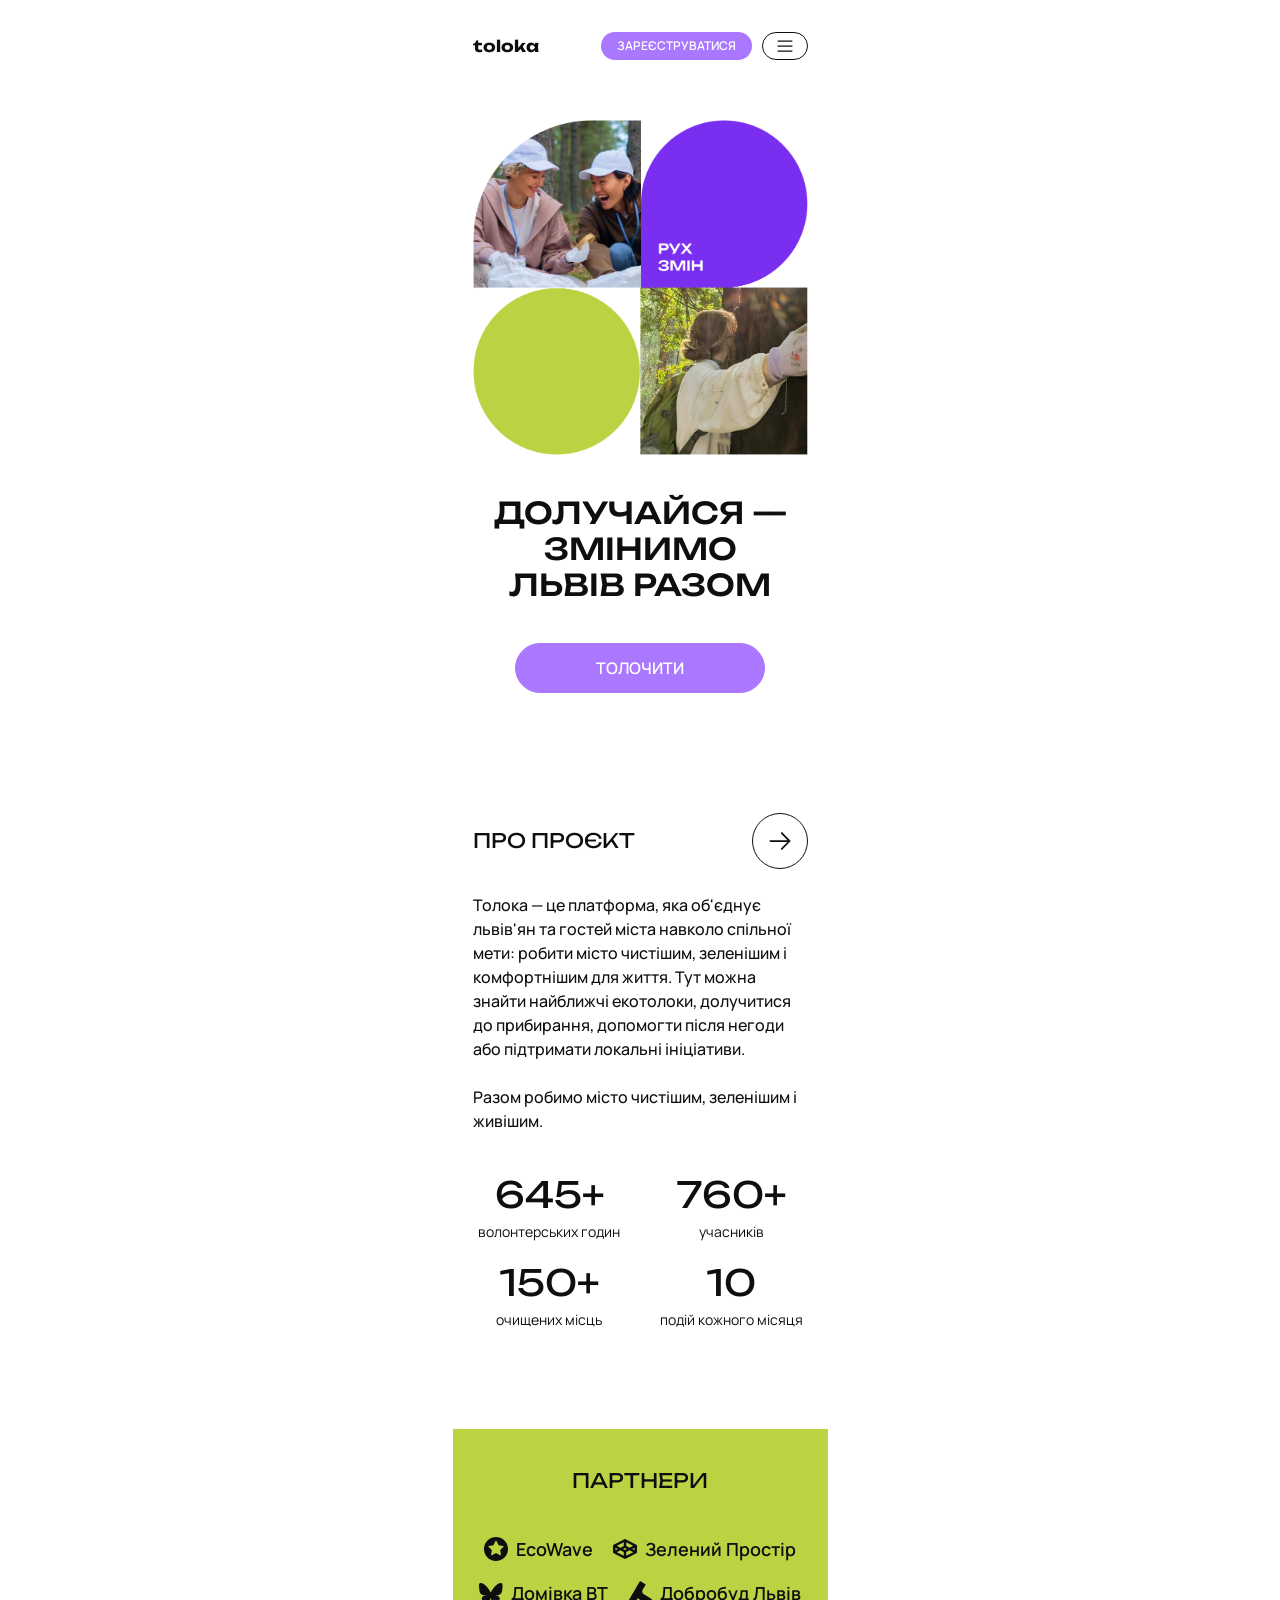
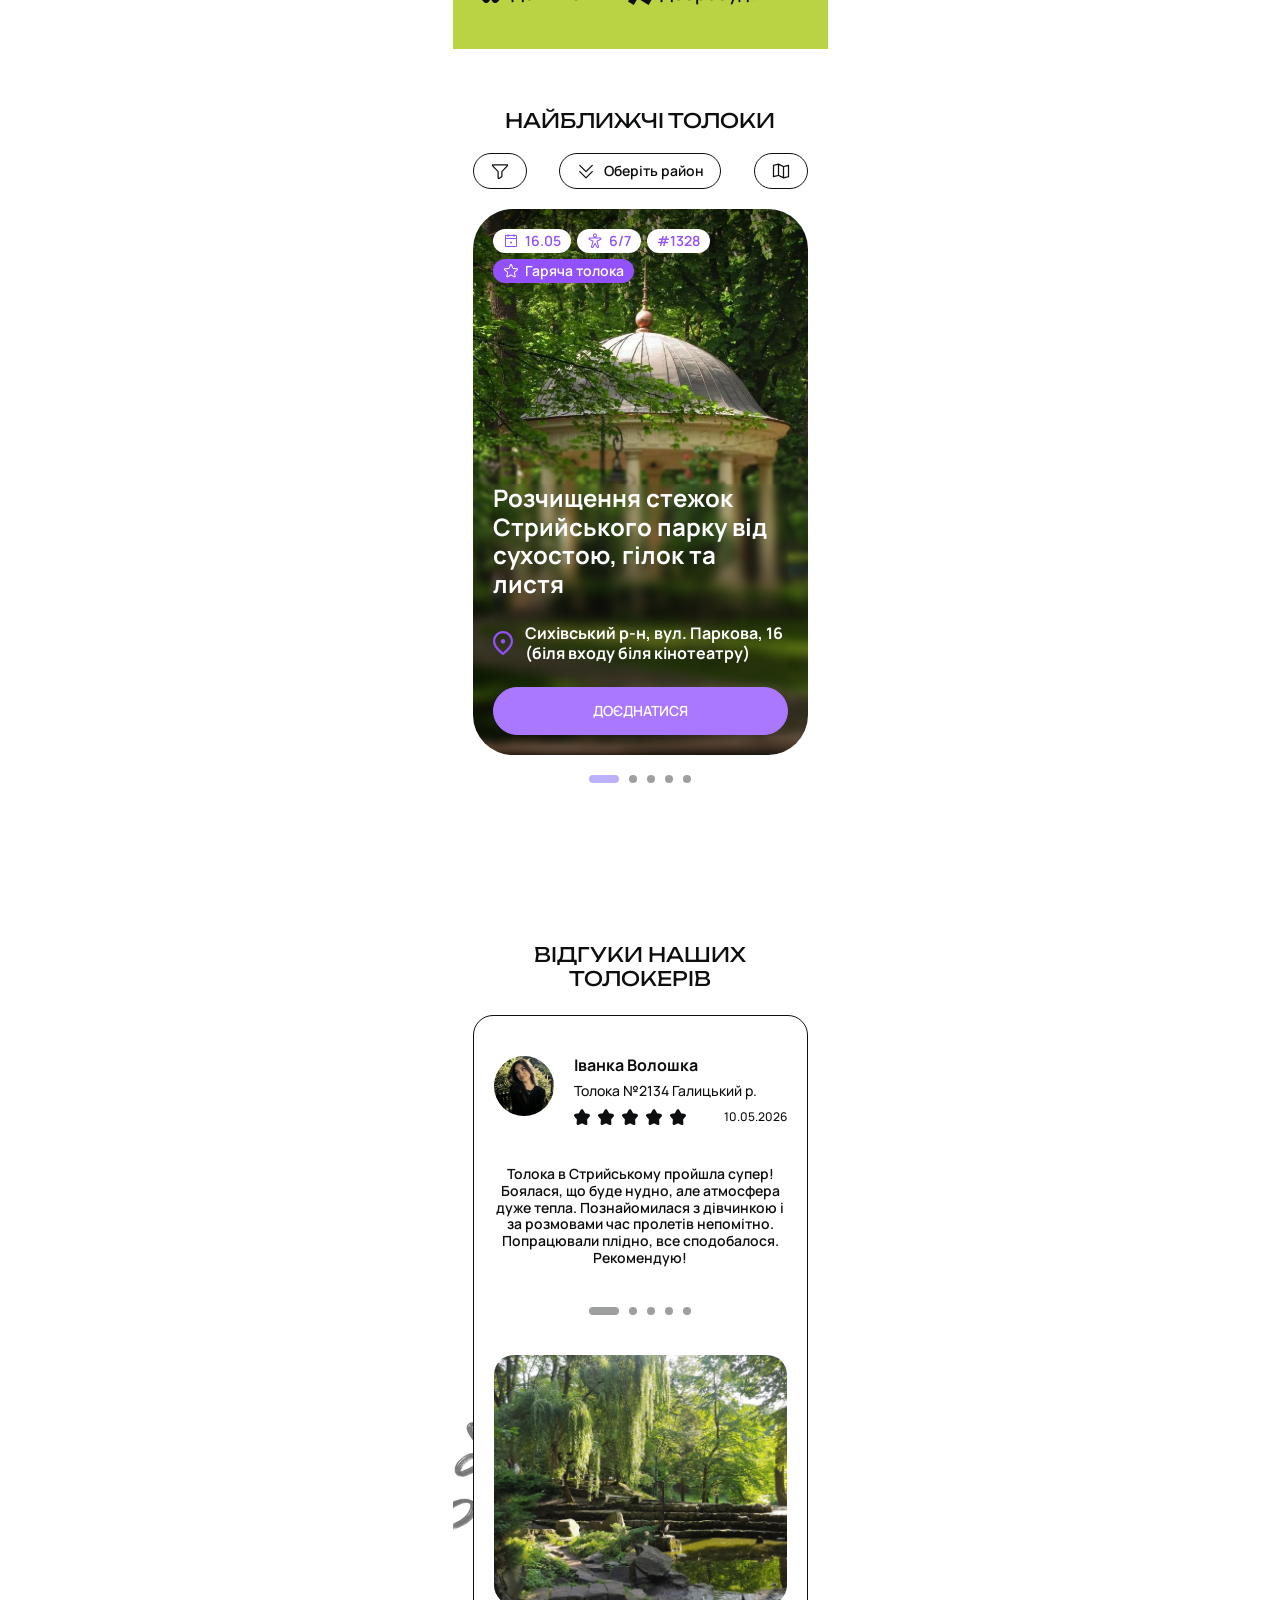
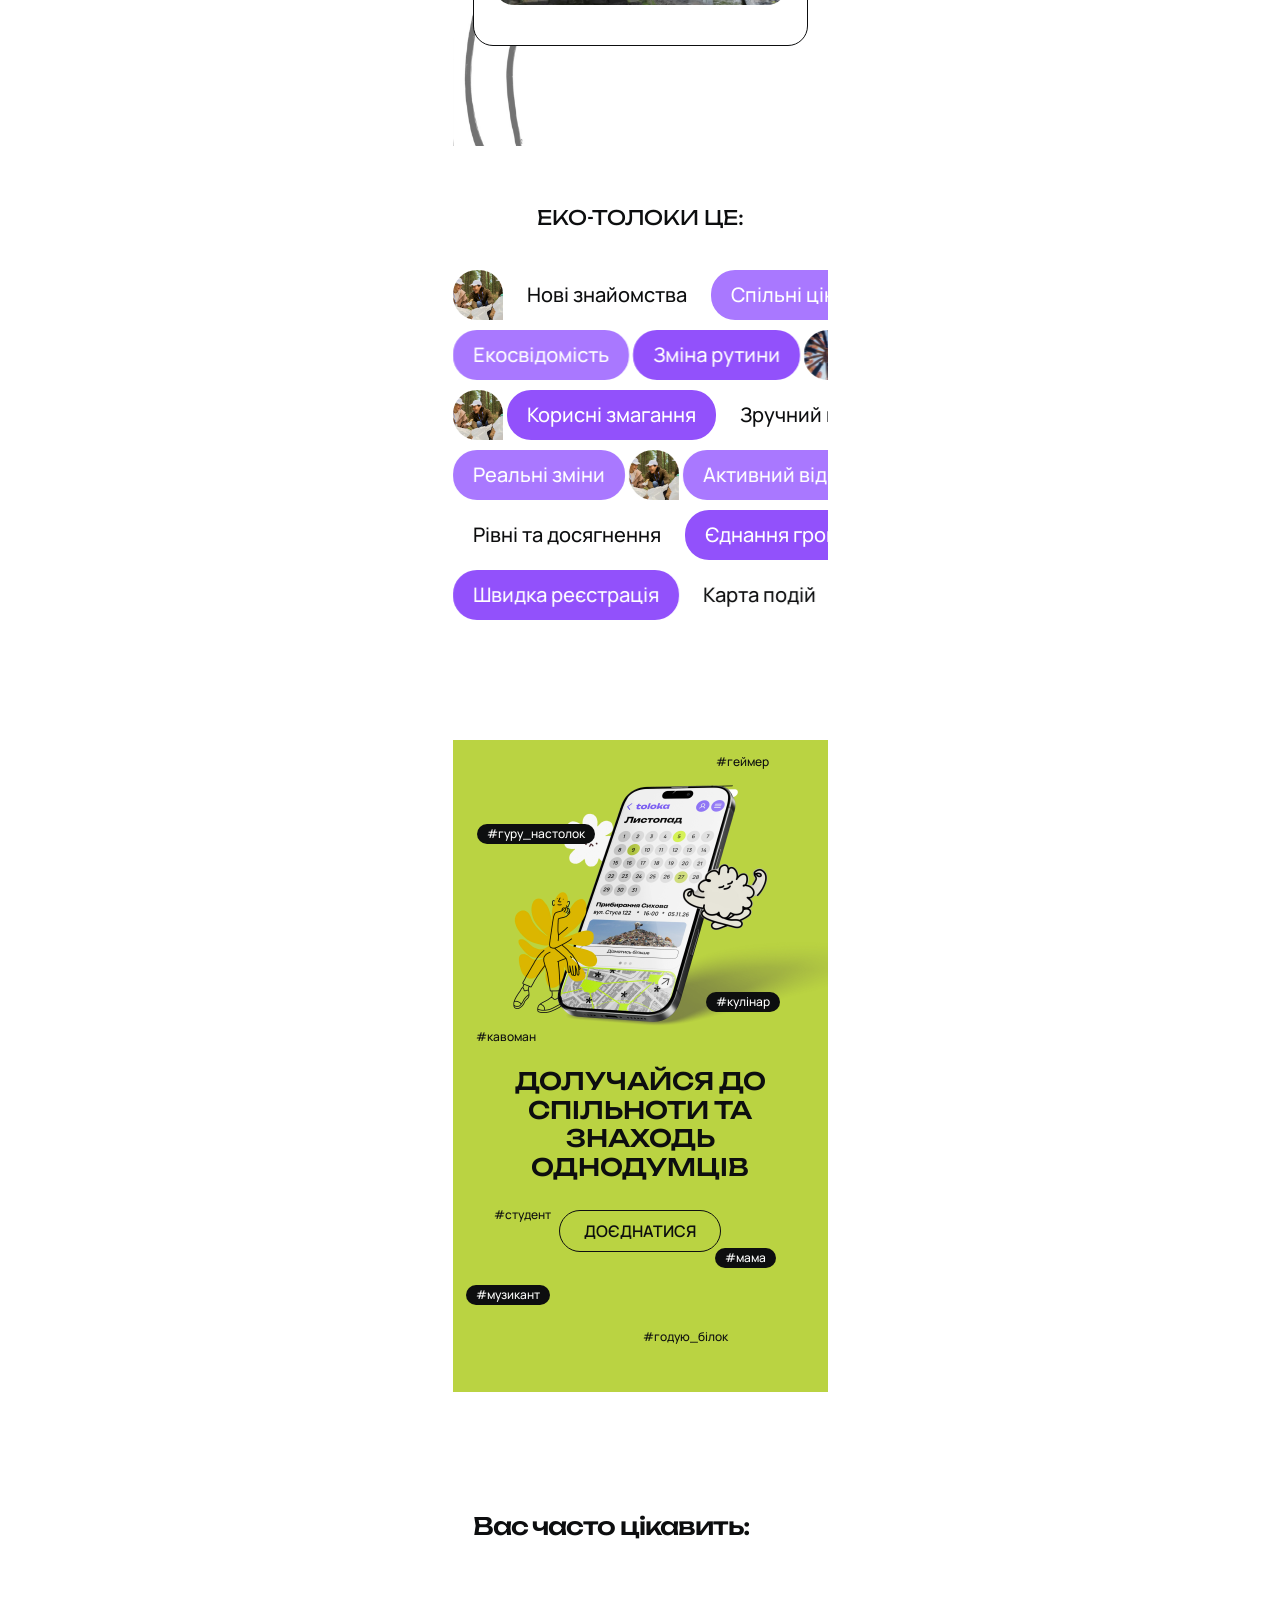
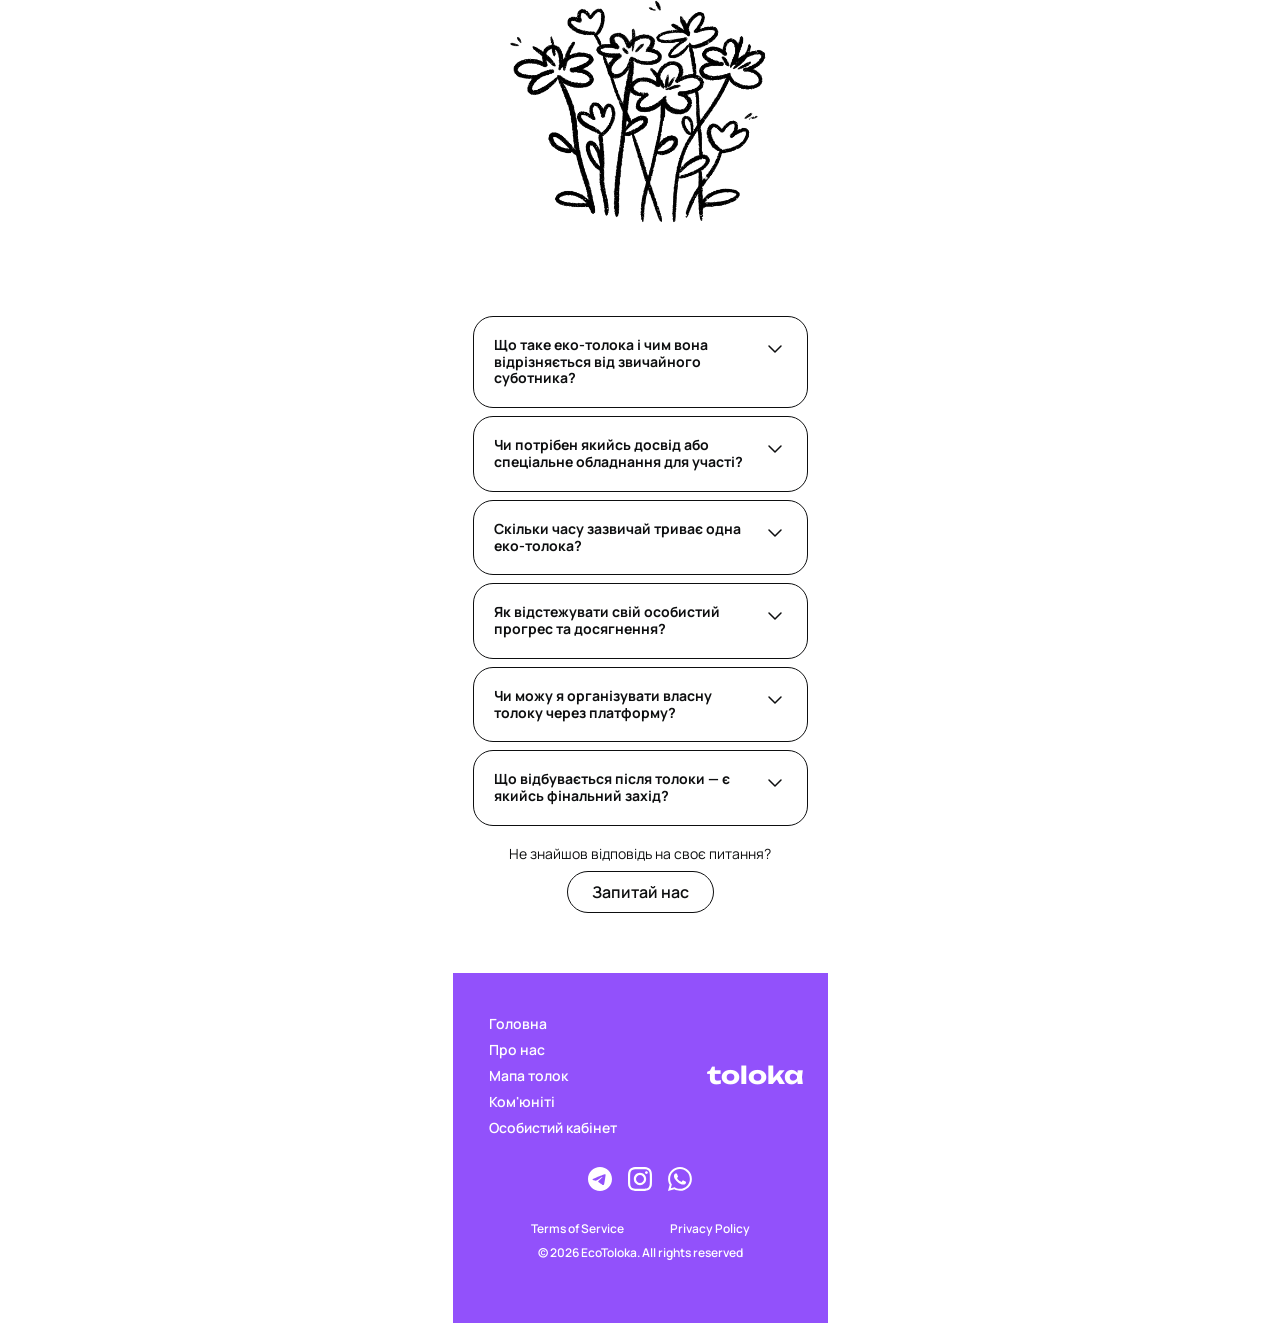
<file: index.html>
﻿<!DOCTYPE html>
<html lang="uk">

<head>
  <meta charset="UTF-8" />
  <meta name="viewport" content="width=device-width, initial-scale=1.0" />
  <meta name="description"
    content="Toloka — платформа еко-толок у Львові. Знаходь найближчі події, долучайся до прибирання парків і роби місто чистішим разом із спільнотою." />
  <title>Toloka — еко-толкучка</title>

  <!-- Preload shared HTML fragments — fetched by js/includes.js on DOMContentLoaded -->
  <link rel="preload" href="components/header.html" as="fetch" crossorigin />
  <link rel="preload" href="components/footer.html" as="fetch" crossorigin />

  <!-- Google Fonts: Unbounded (headings) + Manrope (body) -->
  <link rel="preconnect" href="https://fonts.googleapis.com" />
  <link rel="preconnect" href="https://fonts.gstatic.com" crossorigin />
  <link rel="stylesheet"
    href="https://fonts.googleapis.com/css2?family=Manrope:wght@300;400;500;600;700&family=Unbounded:wght@400;500;700&display=swap" />

  <!-- Global tokens & reset -->
  <link rel="stylesheet" href="css/tokens.css" />
  <link rel="stylesheet" href="css/style.css" />

  <!-- Components -->
  <link rel="stylesheet" href="components/header.css" />
  <link rel="stylesheet" href="components/hero.css" />
  <link rel="stylesheet" href="components/about.css" />
  <link rel="stylesheet" href="components/partners.css" />
  <link rel="stylesheet" href="components/events.css" />
  <link rel="stylesheet" href="components/reviews.css" />
  <link rel="stylesheet" href="components/advantages.css" />
  <link rel="stylesheet" href="components/cta.css" />
  <link rel="stylesheet" href="components/faq.css" />
  <link rel="stylesheet" href="components/footer.css" />
  <link rel="stylesheet" href="components/map-screen.css" />
  <link rel="stylesheet" href="components/join-modal.css" />
  <link rel="stylesheet" href="components/register-modal.css" />
  <link rel="stylesheet" href="components/toast.css" />
  <link rel="stylesheet" href="components/tag-popup.css" />
  <link rel="stylesheet" href="components/about-screen.css" />
  <link rel="stylesheet" href="components/toloka-screen.css" />
  <link rel="stylesheet" href="components/map-full-screen.css" />
  <link rel="stylesheet" href="components/maps-screen.css" />
  <link rel="stylesheet" href="components/profile-screen.css" />
  <link rel="stylesheet" href="components/toloka-week-screen.css" />

  <!-- Header fallback template — used by main.js when fetch() is unavailable
       (e.g. file:// protocol). On HTTP the injection replaces each
       [data-include="site-header"] slot with the fetched content instead.   -->
  <template id="tpl-header">
    <header class="site-header">
      <a class="header-logo" href="/">toloka</a>
      <nav class="header-nav" aria-label="Головна навігація">
        <a class="btn btn--primary" href="#" data-open-register>Зареєструватися</a>
        <button class="btn btn--outline btn--menu" type="button" data-nav-menu aria-label="Відкрити меню"
          aria-expanded="false">
          <svg class="btn-menu__burger" width="20" height="20" viewBox="0 0 20 20" fill="none"
            xmlns="http://www.w3.org/2000/svg" aria-hidden="true">
            <path
              d="M17.5 10C17.5 10.1658 17.4342 10.3247 17.3169 10.4419C17.1997 10.5592 17.0408 10.625 16.875 10.625H3.125C2.95924 10.625 2.80027 10.5592 2.68306 10.4419C2.56585 10.3247 2.5 10.1658 2.5 10C2.5 9.83424 2.56585 9.67527 2.68306 9.55806C2.80027 9.44085 2.95924 9.375 3.125 9.375H16.875C17.0408 9.375 17.1997 9.44085 17.3169 9.55806C17.4342 9.67527 17.5 9.83424 17.5 10ZM3.125 5.625H16.875C17.0408 5.625 17.1997 5.55915 17.3169 5.44194C17.4342 5.32473 17.5 5.16576 17.5 5C17.5 4.83424 17.4342 4.67527 17.3169 4.55806C17.1997 4.44085 17.0408 4.375 16.875 4.375H3.125C2.95924 4.375 2.80027 4.44085 2.68306 4.55806C2.56585 4.67527 2.5 4.83424 2.5 5C2.5 5.16576 2.56585 5.32473 2.68306 5.44194C2.80027 5.55915 2.95924 5.625 3.125 5.625ZM16.875 14.375H3.125C2.95924 14.375 2.80027 14.4408 2.68306 14.5581C2.56585 14.6753 2.5 14.8342 2.5 15C2.5 15.1658 2.56585 15.3247 2.68306 15.4419C2.80027 15.5592 2.95924 15.625 3.125 15.625H16.875C17.0408 15.625 17.1997 15.5592 17.3169 15.4419C17.4342 15.3247 17.5 15.1658 17.5 15C17.5 14.8342 17.4342 14.6753 17.3169 14.5581C17.1997 14.4408 17.0408 14.375 16.875 14.375Z"
              fill="#0E0F10" />
          </svg>
          <svg class="btn-menu__close" style="display:none" width="20" height="20" viewBox="0 0 20 20" fill="none"
            xmlns="http://www.w3.org/2000/svg" aria-hidden="true">
            <path d="M3.75 3.75L16.25 16.25M16.25 3.75L3.75 16.25" stroke="#0E0F10" stroke-width="1.5"
              stroke-linecap="round" />
          </svg>
        </button>
      </nav>
      <nav class="header-nav-dropdown" aria-label="Навігація" aria-hidden="true">
        <div class="header-nav-dropdown__list">
          <a class="header-nav-dropdown__link" href="#" data-nav-home>Головна</a>
          <a class="header-nav-dropdown__link" href="#" data-open-screen="maps">Мапа толок</a>
          <a class="header-nav-dropdown__link js-open-about" href="#">Про нас</a>
          <a class="header-nav-dropdown__link" href="#" data-open-screen="profile">Профіль</a>
        </div>
      </nav>
    </header>
  </template>
</head>

<body>

  <!-- ═══════════════════════════════════════════════
       HEADER / NAVIGATION
       Figma node 1907:5312 — Header (instance of 1905:5090)
       row · space-between · center · padding 32px 20px 20px
  ════════════════════════════════════════════════ -->
  <div data-include="site-header"></div>

  <main id="main-content">

    <!-- ═══════════════════════════════════════════════════════
         HERO SECTION
         Figma node 1261:4688
         column · gap 20px · 40px top / 20px h / 20px bottom
    ════════════════════════════════════════════════════════ -->
    <section class="hero" aria-labelledby="hero-heading">

      <!-- Hero composite image — Figma node 1519:5257 · 335×335px
           Single PNG replaces the former CSS 2×2 grid · decorative -->
      <img class="hero-mosaic" src="assets/images/hero/hero-mosaic.png" alt="" aria-hidden="true" width="335"
        height="335" />

      <!-- Headline card -->
      <div class="hero-text">
        <h1 class="hero-heading" id="hero-heading">
          долучайся&nbsp;—<br>змінимо львів разом
        </h1>
      </div>

      <!-- Primary CTA (Figma 1922:14168) — opens Толоки 375 Тиждень -->
      <a class="btn btn--primary hero-cta" href="#events" id="btn-hero-tolochyty">Толочити</a>

    </section>

    <!-- ═══════════════════════════════════════════════════════
         ABOUT US SECTION
         Figma node 1261:4724
         column · gap 40px · 100px top-bottom / 20px horizontal
    ════════════════════════════════════════════════════════ -->
    <section class="about" aria-labelledby="about-title">

      <!-- About project: heading row + body text -->
      <div class="about-project">

        <div class="about-heading">
          <h2 class="about-title" id="about-title">про проєкт</h2>
          <!-- Figma node 1593:16725 — 56×56 outlined button, opens Про нас screen -->
          <a class="about-icon-btn js-open-about" href="#" aria-label="Перейти до сторінки Про нас">
            <img src="assets/images/icons/icon-arrow-right.svg">
          </a>
        </div>

        <p class="about-text">
          Толока — це платформа, яка об'єднує львів'ян та гостей міста навколо
          спільної мети: робити місто чистішим, зеленішим і комфортнішим для
          життя. Тут можна знайти найближчі екотолоки, долучитися до прибирання,
          допомогти після негоди або підтримати локальні ініціативи.
        </p>
        <p class="about-text">
          Разом робимо місто чистішим, зеленішим і живішим.
        </p>

      </div>

      <!-- Stats: 2 rows × 2 items -->
      <div class="about-stats">

        <!-- Top row: 645+ · 760+ -->
        <div class="about-stats__row">
          <div class="stat">
            <span class="stat__number">645+</span>
            <span class="stat__label">волонтерських годин</span>
          </div>
          <div class="stat">
            <span class="stat__number">760+</span>
            <span class="stat__label">учасників</span>
          </div>
        </div>

        <!-- Bottom row: 150+ · 10 -->
        <div class="about-stats__row">
          <div class="stat">
            <span class="stat__number">150+</span>
            <span class="stat__label">очищених місць</span>
          </div>
          <div class="stat">
            <span class="stat__number">10</span>
            <span class="stat__label">подій кожного місяця</span>
          </div>
        </div>

      </div>

    </section>

    <!-- ═══════════════════════════════════════════════════════
         PARTNERS SECTION
         Figma node 1261:4745
         column · center · padding 40px 20px · gap 40px
         Background: #BAD342 green accent
    ════════════════════════════════════════════════════════ -->
    <section class="partners" aria-labelledby="partners-title">

      <h2 class="partners-title" id="partners-title">партнери</h2>

      <ul class="partners-list" role="list">

        <li class="partner-logo">
          <img src="assets/images/partners/logo-ecowave.svg" alt="" aria-hidden="true" width="24" height="24" />
          <span class="partner-name">EcoWave</span>
        </li>

        <li class="partner-logo">
          <img src="assets/images/partners/logo-zelenyi.svg" alt="" aria-hidden="true" width="24" height="24" />
          <span class="partner-name">Зелений Простір</span>
        </li>

        <li class="partner-logo">
          <img src="assets/images/partners/logo-domivka.svg" alt="" aria-hidden="true" width="24" height="24" />
          <span class="partner-name">Домівка ВТ</span>
        </li>

        <li class="partner-logo">
          <img src="assets/images/partners/logo-dobrobud.svg" alt="" aria-hidden="true" width="24" height="24" />
          <span class="partner-name">Добробуд Львів</span>
        </li>

      </ul>

    </section>

    <!-- ═══════════════════════════════════════════════════════
         UPCOMING EVENTS SECTION
         Figma node 1261:4760
         column · center · padding 60px 20px · gap 20px
    ════════════════════════════════════════════════════════ -->
    <section class="events" id="events" aria-labelledby="events-title">

      <!-- Section header: title + toolbar -->
      <div class="events-header">

        <h2 class="events-title" id="events-title">Найближчі толоки</h2>

        <!-- Toolbar: filter · dropdown · map -->
        <div class="events-toolbar">

          <button class="btn btn--outline btn--filter" aria-label="Фільтр">
            <img src="assets/images/icons/Funnel.svg" alt="" aria-hidden="true" width="20" height="20" />
          </button>

          <!-- District dropdown wrap — position:relative anchors the panel -->
          <div class="events-dropdown-wrap">

            <button class="btn btn--outline events-dropdown" id="events-district-btn" aria-haspopup="listbox"
              aria-expanded="false" aria-controls="events-dropdown">
              <img src="assets/images/icons/CaretDoubleDown.svg" alt="" aria-hidden="true" width="20" height="20" />
              <span id="events-district-label">Оберіть район</span>
            </button>

            <!-- Dropdown panel (Figma 1678:5813)
                 178px · white · 1px #0D0E0F · r 20px · shadow
                 Reuses .map-dropdown classes from map-screen.css -->
            <div id="events-dropdown" class="map-dropdown" role="listbox" aria-label="Оберіть район" aria-hidden="true">
              <ul class="map-dropdown__list">
                <li role="option">
                  <button class="map-dropdown__option" type="button" data-label="Личаківський р-н">Личаківський
                    р-н</button>
                </li>
                <li role="option">
                  <button class="map-dropdown__option" type="button" data-label="Залізничний р-н">Залізничний
                    р-н</button>
                </li>
                <li role="option">
                  <button class="map-dropdown__option" type="button" data-label="Сихівський р-н">Сихівський р-н</button>
                </li>
              </ul>
              <div class="map-dropdown__scrollbar" aria-hidden="true"></div>
            </div>

          </div><!-- /.events-dropdown-wrap -->

          <button class="btn btn--outline btn--map" aria-label="Перегляд на карті" data-open-screen="maps">
            <img src="assets/images/icons/MapTrifold.svg" alt="" aria-hidden="true" width="24" height="24" />
          </button>

        </div>
      </div>

      <!-- Event card — Figma component 1669:13276 -->
      <article class="event-card"
        aria-label="Подія: Розчищення стежок Стрийського парку від сухостою, гілок та листя — 16.05">

        <!-- Background image — Figma node 1669:13251
             Cropped export (x-offset 8.98%, x-scale 80.8%) → 335×546px, no overflow needed -->
        <div class="event-card__bg" aria-hidden="true">
          <img src="assets/images/events/event-card-main.png" alt="" width="335" height="546" />
        </div>

        <!-- Top badges: date · members · ID · status -->
        <div class="event-card__top">
          <div class="event-card__badges">

            <div class="badge">
              <img src="assets/images/icons/icon-calendar.svg" alt="" aria-hidden="true" width="16" height="16" />
              <span class="badge__text">16.05</span>
            </div>

            <div class="badge">
              <img src="assets/images/icons/icon-person.svg" alt="" aria-hidden="true" width="16" height="16" />
              <span class="badge__text">6/7</span>
            </div>

            <div class="badge">
              <span class="badge__text">#1328</span>
            </div>

            <div class="badge badge--status">
              <img src="assets/images/icons/icon-star.svg" alt="" aria-hidden="true" width="14" height="14" />
              <span class="badge__text">Гаряча толока</span>
            </div>

          </div>
        </div>

        <!-- Event info: title · location · CTA -->
        <div class="event-card__info">

          <h3 class="event-card__title">
            Розчищення стежок Стрийського парку від сухостою, гілок та листя
          </h3>

          <div class="event-card__location">
            <img src="assets/images/icons/icon-map-pin.svg" alt="" aria-hidden="true" width="20" height="24" />
            <p class="event-card__location-text">
              Сихівський р-н, вул. Паркова, 16 (біля входу біля кінотеатру)
            </p>
          </div>

          <a class="btn btn--primary" href="#" id="btn-join">доєднатися</a>

        </div>

      </article>

      <!-- Pagination: 1 active + 4 inactive dots -->
      <div class="events-pagination" role="group" aria-label="Навігація по подіях">
        <span class="pagination-dot pagination-dot--active" aria-current="true"></span>
        <span class="pagination-dot"></span>
        <span class="pagination-dot"></span>
        <span class="pagination-dot"></span>
        <span class="pagination-dot"></span>
      </div>

    </section>

    <!-- ═══════════════════════════════════════════════════════
         REVIEWS SECTION
         Figma node 1261:4775
         Outer: column · 60px 0 padding · relative
         Inner: column · center · 40px 20px · gap 40px
    ════════════════════════════════════════════════════════ -->
    <section class="reviews" aria-labelledby="reviews-title">

      <!-- Decorative bg images (absolutely positioned, aria-hidden) -->
      <img class="reviews-bg__img reviews-bg__img--left" src="assets/images/reviews/bg-reviews.png" alt=""
        aria-hidden="true" />
      <img class="reviews-bg__img reviews-bg__img--right" src="assets/images/reviews/bg-reviews.png" alt=""
        aria-hidden="true" />

      <div class="reviews-inner">
        <div class="reviews-content">

          <h2 class="reviews-title" id="reviews-title">
            Відгуки наших толокерів
          </h2>

          <!-- Review card -->
          <article class="review-card">

            <!-- User block: avatar + name/details/rating -->
            <div class="review-card__user">

              <div class="review-card__avatar">
                <img src="assets/images/reviews/avatar.png" alt="Іванка Волошка" width="60" height="60" />
              </div>

              <div class="review-card__user-info">
                <div class="review-card__meta">
                  <h3 class="review-card__name">Іванка Волошка</h3>
                  <p class="review-card__details">Толока №2134 Галицький р.</p>
                </div>
                <div class="review-card__rating">
                  <img src="assets/images/icons/icon-rating.svg" alt="5 із 5 зірок" />
                  <span class="review-card__date">10.05.2026</span>
                </div>
              </div>

            </div>

            <!-- Review body text -->
            <p class="review-card__text">
              Толока в Стрийському пройшла супер! Боялася, що буде нудно, але
              атмосфера дуже тепла. Познайомилася з дівчинкою і за розмовами час
              пролетів непомітно. Попрацювали плідно, все сподобалося. Рекомендую!
            </p>

            <!-- Pagination: 1 active + 4 inactive dots -->
            <div class="reviews-pagination" role="group" aria-label="Навігація по відгуках">
              <span class="reviews-pagination__dot reviews-pagination__dot--active" aria-current="true"></span>
              <span class="reviews-pagination__dot"></span>
              <span class="reviews-pagination__dot"></span>
              <span class="reviews-pagination__dot"></span>
              <span class="reviews-pagination__dot"></span>
            </div>

            <!-- Photo gallery -->
            <div class="review-card__gallery">
              <img src="assets/images/reviews/review-photo.png" alt="Фото з толоки в Стрийському парку" width="335"
                height="250" />
            </div>

          </article>

        </div>
      </div>

    </section>

    <!-- ═══════════════════════════════════════════════════════
         ADVANTAGES SECTION
         Figma node 1261:4808
         column · center · padding 60px 0 · full-bleed tracks
         6 marquee rows, alternating direction
    ════════════════════════════════════════════════════════ -->
    <section class="advantages" aria-labelledby="advantages-title">

      <h2 class="advantages-title" id="advantages-title">еко-толоки це:</h2>

      <div class="advantages-tracks">

        <!-- ── Row 1 → (ltr) ─────────────────────────────── -->
        <!-- Items: 🖼 · Нові знайомства · Спільні цінності · Тімбілдинг -->
        <div class="adv-row">
          <div class="adv-track">
            <div class="adv-set">
              <div class="adv-item adv-item--pic">
                <img src="assets/images/advantages/adv-319.png" alt="" aria-hidden="true" />
              </div>
              <span class="adv-item adv-item--white">Нові знайомства</span>
              <span class="adv-item adv-item--purple">Спільні цінності</span>
              <span class="adv-item adv-item--violet">Тімбілдинг</span>
            </div>
            <!-- Duplicate set for seamless loop -->
            <div class="adv-set" aria-hidden="true">
              <div class="adv-item adv-item--pic">
                <img src="assets/images/advantages/adv-319.png" alt="" />
              </div>
              <span class="adv-item adv-item--white">Нові знайомства</span>
              <span class="adv-item adv-item--purple">Спільні цінності</span>
              <span class="adv-item adv-item--violet">Тімбілдинг</span>
            </div>
          </div>
        </div>

        <!-- ── Row 2 ← (rtl) ─────────────────────────────── -->
        <!-- Items: Екосвідомість · Зміна рутини · 🖼 · Круте оточення · Автерпаті -->
        <div class="adv-row">
          <div class="adv-track adv-track--rtl">
            <div class="adv-set">
              <span class="adv-item adv-item--purple">Екосвідомість</span>
              <span class="adv-item adv-item--violet">Зміна рутини</span>
              <div class="adv-item adv-item--pic">
                <img src="assets/images/advantages/adv-84.png" alt="" aria-hidden="true" />
              </div>
              <span class="adv-item adv-item--purple">Круте оточення</span>
              <span class="adv-item adv-item--white">Автерпаті</span>
            </div>
            <div class="adv-set" aria-hidden="true">
              <span class="adv-item adv-item--purple">Екосвідомість</span>
              <span class="adv-item adv-item--violet">Зміна рутини</span>
              <div class="adv-item adv-item--pic">
                <img src="assets/images/advantages/adv-84.png" alt="" />
              </div>
              <span class="adv-item adv-item--purple">Круте оточення</span>
              <span class="adv-item adv-item--white">Автерпаті</span>
            </div>
          </div>
        </div>

        <!-- ── Row 3 → (ltr) ─────────────────────────────── -->
        <!-- Items: 🖼 · Корисні змагання · Зручний пошук · Командна робота -->
        <div class="adv-row">
          <div class="adv-track">
            <div class="adv-set">
              <div class="adv-item adv-item--pic">
                <img src="assets/images/advantages/adv-319.png" alt="" aria-hidden="true" />
              </div>
              <span class="adv-item adv-item--violet">Корисні змагання</span>
              <span class="adv-item adv-item--white">Зручний пошук</span>
              <span class="adv-item adv-item--purple">Командна робота</span>
            </div>
            <div class="adv-set" aria-hidden="true">
              <div class="adv-item adv-item--pic">
                <img src="assets/images/advantages/adv-319.png" alt="" />
              </div>
              <span class="adv-item adv-item--violet">Корисні змагання</span>
              <span class="adv-item adv-item--white">Зручний пошук</span>
              <span class="adv-item adv-item--purple">Командна робота</span>
            </div>
          </div>
        </div>

        <!-- ── Row 4 ← (rtl) ─────────────────────────────── -->
        <!-- Items: Реальні зміни · 🖼 · Активний відпочинок · 🖼 · Зелений Львів -->
        <div class="adv-row">
          <div class="adv-track adv-track--rtl">
            <div class="adv-set">
              <span class="adv-item adv-item--purple">Реальні зміни</span>
              <div class="adv-item adv-item--pic">
                <img src="assets/images/advantages/adv-319.png" alt="" aria-hidden="true" />
              </div>
              <span class="adv-item adv-item--purple">Активний відпочинок</span>
              <div class="adv-item adv-item--pic">
                <img src="assets/images/advantages/adv-319.png" alt="" aria-hidden="true" />
              </div>
              <span class="adv-item adv-item--violet">Зелений Львів</span>
            </div>
            <div class="adv-set" aria-hidden="true">
              <span class="adv-item adv-item--purple">Реальні зміни</span>
              <div class="adv-item adv-item--pic">
                <img src="assets/images/advantages/adv-319.png" alt="" />
              </div>
              <span class="adv-item adv-item--purple">Активний відпочинок</span>
              <div class="adv-item adv-item--pic">
                <img src="assets/images/advantages/adv-319.png" alt="" />
              </div>
              <span class="adv-item adv-item--violet">Зелений Львів</span>
            </div>
          </div>
        </div>

        <!-- ── Row 5 → (ltr) ─────────────────────────────── -->
        <!-- Items: Рівні та досягнення · Єднання громади · 🖼 · Чисте місто -->
        <div class="adv-row">
          <div class="adv-track">
            <div class="adv-set">
              <span class="adv-item adv-item--white">Рівні та досягнення</span>
              <span class="adv-item adv-item--violet">Єднання громади</span>
              <div class="adv-item adv-item--pic">
                <img src="assets/images/advantages/adv-319.png" alt="" aria-hidden="true" />
              </div>
              <span class="adv-item adv-item--purple">Чисте місто</span>
            </div>
            <div class="adv-set" aria-hidden="true">
              <span class="adv-item adv-item--white">Рівні та досягнення</span>
              <span class="adv-item adv-item--violet">Єднання громади</span>
              <div class="adv-item adv-item--pic">
                <img src="assets/images/advantages/adv-319.png" alt="" />
              </div>
              <span class="adv-item adv-item--purple">Чисте місто</span>
            </div>
          </div>
        </div>

        <!-- ── Row 6 ← (rtl) ─────────────────────────────── -->
        <!-- Items: Швидка реєстрація · Карта подій · Внесок у спільну справу · 🖼 -->
        <div class="adv-row">
          <div class="adv-track adv-track--rtl">
            <div class="adv-set">
              <span class="adv-item adv-item--violet">Швидка реєстрація</span>
              <span class="adv-item adv-item--white">Карта подій</span>
              <span class="adv-item adv-item--purple">Внесок у спільну справу</span>
              <div class="adv-item adv-item--pic">
                <img src="assets/images/advantages/adv-95.png" alt="" aria-hidden="true" />
              </div>
            </div>
            <div class="adv-set" aria-hidden="true">
              <span class="adv-item adv-item--violet">Швидка реєстрація</span>
              <span class="adv-item adv-item--white">Карта подій</span>
              <span class="adv-item adv-item--purple">Внесок у спільну справу</span>
              <div class="adv-item adv-item--pic">
                <img src="assets/images/advantages/adv-95.png" alt="" />
              </div>
            </div>
          </div>
        </div>

      </div><!-- /.advantages-tracks -->

    </section>

    <!-- ═══════════════════════════════════════════════════════
         CTA BANNER SECTION
         Figma node 1261:4811
         Green bg #BAD342 · column · padding 40px 20px 140px
         Promo image cluster + heading + floating hobby tags
    ════════════════════════════════════════════════════════ -->
    <section class="cta" aria-labelledby="cta-heading">

      <!-- Hobby tags floating layer — Figma node 1268:4691 (Promo container)
           Sibling of .cta-banner, absolutely positioned within .cta (position:relative)
           375×623px · top 59.55px per Figma                               -->
      <div class="cta-tags" aria-hidden="true">
        <span class="hobby-tag hobby-tag--pressed cta-tag--mama">#мама</span>
        <span class="hobby-tag hobby-tag--pressed cta-tag--muzikant">#музикант</span>
        <span class="hobby-tag hobby-tag--default cta-tag--student">#студент</span>
        <span class="hobby-tag hobby-tag--default cta-tag--kavoman">#кавоман</span>
        <span class="hobby-tag hobby-tag--pressed cta-tag--kulinar">#кулінар</span>
        <span class="hobby-tag hobby-tag--default cta-tag--bilky">#годую_білок</span>
        <span class="hobby-tag hobby-tag--pressed cta-tag--nastolky">#гуру_настолок</span>
        <span class="hobby-tag hobby-tag--default cta-tag--geimer">#геймер</span>
      </div>

      <div class="cta-banner">

        <!-- Promo image — Figma node 1611:4951 · 375×247px full-bleed -->
        <div class="cta-promo" aria-hidden="true">
          <img src="assets/images/cta/cta-promo.png" alt="" width="375" height="247" />
        </div>

        <!-- Info (Figma 1261:4819) — column · center · gap 28px -->
        <div class="cta-info">

          <!-- Banner heading (Figma 1261:4820) -->
          <h2 class="cta-heading" id="cta-heading">
            долучайся до спільноти та знаходь однодумців
          </h2>

          <!-- "ДОЄДНАТИСЯ" button (Figma 1837:14148)
               outline · r 32px · 12px 24px · SemiBold 16px UPPER #0D0E0F -->
          <a class="cta-join-btn" id="btn-cta-register" href="#" aria-label="Відкрити форму реєстрації">ДОЄДНАТИСЯ</a>

        </div>

      </div>

    </section>

    <!-- ═══════════════════════════════════════════════════════
         FAQ SECTION
         Figma node 1261:4860 — FAQ
         column · padding 60px 20px · gap 20px
         Native <details>/<summary> accordion — no JS required
    ════════════════════════════════════════════════════════ -->
    <section class="faq" aria-labelledby="faq-title">

      <h2 class="faq-title" id="faq-title">Вас часто цікавить:</h2>

      <!-- FAQ image -->
      <div class="faq-image">
        <img src="assets/images/faq/faq-image.svg" alt="Учасники еко-толоки збирають сміття в парку" width="317"
          height="315" />
      </div>

      <!-- Accordion list — 6 questions -->
      <div class="faq-list">

        <!-- Q1 -->
        <details class="faq-item">
          <summary>
            Що таке еко-толока і чим вона відрізняється від звичайного суботника?
            <span class="faq-item__caret" aria-hidden="true">
              <svg viewBox="0 0 24 24" fill="none" stroke="currentColor" stroke-width="1.5" stroke-linecap="round"
                stroke-linejoin="round" width="24" height="24">
                <path d="M6 9l6 6 6-6" />
              </svg>
            </span>
          </summary>
          <p class="faq-item__answer">
            Еко-толока — це організований захід, де учасники разом дбають про
            природне середовище: прибирають парки, сортують сміття та
            висаджують рослини. На відміну від суботника, тут є куратор,
            чіткий план та атмосфера спільноти.
          </p>
        </details>

        <!-- Q2 -->
        <details class="faq-item">
          <summary>
            Чи потрібен якийсь досвід або спеціальне обладнання для участі?
            <span class="faq-item__caret" aria-hidden="true">
              <svg viewBox="0 0 24 24" fill="none" stroke="currentColor" stroke-width="1.5" stroke-linecap="round"
                stroke-linejoin="round" width="24" height="24">
                <path d="M6 9l6 6 6-6" />
              </svg>
            </span>
          </summary>
          <p class="faq-item__answer">
            Жодного досвіду не потрібно — організатори забезпечують весь
            необхідний інвентар: рукавиці, мішки, граблі. Головне — бажання
            та зручний одяг відповідно до погоди.
          </p>
        </details>

        <!-- Q3 -->
        <details class="faq-item">
          <summary>
            Скільки часу зазвичай триває одна еко-толока?
            <span class="faq-item__caret" aria-hidden="true">
              <svg viewBox="0 0 24 24" fill="none" stroke="currentColor" stroke-width="1.5" stroke-linecap="round"
                stroke-linejoin="round" width="24" height="24">
                <path d="M6 9l6 6 6-6" />
              </svg>
            </span>
          </summary>
          <p class="faq-item__answer">
            Більшість толок тривають від 2 до 4 годин. Точний графік завжди
            вказаний на сторінці події — ми намагаємося планувати заходи у
            зручний час: у вихідні вранці або в другій половині дня.
          </p>
        </details>

        <!-- Q4 -->
        <details class="faq-item">
          <summary>
            Як відстежувати свій особистий прогрес та досягнення?
            <span class="faq-item__caret" aria-hidden="true">
              <svg viewBox="0 0 24 24" fill="none" stroke="currentColor" stroke-width="1.5" stroke-linecap="round"
                stroke-linejoin="round" width="24" height="24">
                <path d="M6 9l6 6 6-6" />
              </svg>
            </span>
          </summary>
          <p class="faq-item__answer">
            В особистому кабінеті ви бачите всі відвідані толоки, зароблені
            бали та бейджі. Чим активніше берете участь — тим вищий рівень у
            рейтингу спільноти.
          </p>
        </details>

        <!-- Q5 -->
        <details class="faq-item">
          <summary>
            Чи можу я організувати власну толоку через платформу?
            <span class="faq-item__caret" aria-hidden="true">
              <svg viewBox="0 0 24 24" fill="none" stroke="currentColor" stroke-width="1.5" stroke-linecap="round"
                stroke-linejoin="round" width="24" height="24">
                <path d="M6 9l6 6 6-6" />
              </svg>
            </span>
          </summary>
          <p class="faq-item__answer">
            Так! Після реєстрації ви можете подати заявку на організацію
            власного заходу. Команда Toloka допоможе з логістикою, інвентарем
            та просуванням події серед учасників.
          </p>
        </details>

        <!-- Q6 -->
        <details class="faq-item">
          <summary>
            Що відбувається після толоки — є якийсь фінальний захід?
            <span class="faq-item__caret" aria-hidden="true">
              <svg viewBox="0 0 24 24" fill="none" stroke="currentColor" stroke-width="1.5" stroke-linecap="round"
                stroke-linejoin="round" width="24" height="24">
                <path d="M6 9l6 6 6-6" />
              </svg>
            </span>
          </summary>
          <p class="faq-item__answer">
            Так, більшість толок завершуються неформальним «автерпаті» — спільним
            чаюванням або пікніком. Це чудова нагода познайомитися ближче та
            поділитися враженнями.
          </p>
        </details>

      </div><!-- /.faq-list -->

      <!-- CTA row -->
      <div class="faq-cta">
        <p class="faq-cta__text">Не знайшов відповідь на своє питання?</p>
        <a class="faq-cta__btn" href="mailto:iskra@poklykyaru.com">Запитай нас</a>
      </div>

    </section>

  </main>

  <!-- ═══════════════════════════════════════════════════════
       CTA REGISTRATION MODAL — Figma 1593:15939
       Fixed overlay — sits above the main page, centred to 375px.
       Opened by #btn-cta-register in the CTA banner Info section.
  ════════════════════════════════════════════════════════ -->
  <div id="modal-cta-register" class="cta-register-modal" aria-hidden="true" role="dialog" aria-modal="true"
    aria-labelledby="cta-register-title">

    <div class="register-modal__card">

      <!-- × close button (Figma 1593:15941) -->
      <button class="register-modal__close" type="button" id="btn-cta-register-close" aria-label="Закрити">
        <svg width="18" height="18" viewBox="0 0 18 18" fill="none" xmlns="http://www.w3.org/2000/svg"
          aria-hidden="true">
          <path d="M1 1L17 17M17 1L1 17" stroke="currentColor" stroke-width="1.5" stroke-linecap="round" />
        </svg>
      </button>

      <!-- Title (Figma 1593:15940) -->
      <h2 class="register-modal__title" id="cta-register-title">Реєстрація</h2>

      <!-- Form -->
      <form class="register-form" novalidate>

        <div class="register-inputs">

          <!-- Ім'я (Figma 1593:15944) -->
          <div class="register-input">
            <label class="register-input__label" for="cta-reg-name">Ім'я</label>
            <div class="register-input__textbox">
              <input class="register-input__field" type="text" id="cta-reg-name" name="name" placeholder="Введіть ім'я"
                autocomplete="given-name" />
            </div>
          </div>

          <!-- Прізвище (Figma 1593:15945) -->
          <div class="register-input">
            <label class="register-input__label" for="cta-reg-surname">Прізвище</label>
            <div class="register-input__textbox">
              <input class="register-input__field" type="text" id="cta-reg-surname" name="surname"
                placeholder="Введіть прізвище" autocomplete="family-name" />
            </div>
          </div>

          <!-- Номер телефону (Figma 1593:15946) -->
          <div class="register-input">
            <label class="register-input__label" for="cta-reg-phone">Номер телефону</label>
            <div class="register-input__textbox">
              <input class="register-input__field" type="tel" id="cta-reg-phone" name="phone"
                placeholder="+(380)XX XXX XX XX" autocomplete="tel" />
            </div>
          </div>

          <!-- E-mail (Figma 1593:15947) -->
          <div class="register-input">
            <label class="register-input__label" for="cta-reg-email">E-mail</label>
            <div class="register-input__textbox">
              <input class="register-input__field" type="email" id="cta-reg-email" name="email"
                placeholder="Введіть свою пошту" autocomplete="email" />
            </div>
          </div>

        </div><!-- /.register-inputs -->

        <!-- Agreement (Figma 1593:15948) -->
        <div class="register-agreement">
          <input class="register-agreement__input" type="checkbox" id="cta-reg-agreement" name="agreement" />
          <label class="register-agreement__text" for="cta-reg-agreement">
            Я даю згоду на підтягнення моїх докуметів з Дії для підтвердження особи
          </label>
        </div>

        <!-- Buttons (Figma 1593:15951) -->
        <div class="register-btns">
          <button class="register-btn" type="submit">Зареєструватися</button>
          <button class="register-btn" type="button">Увійти в особистий кабінет</button>
        </div>

      </form>

    </div><!-- /.register-modal__card -->

  </div><!-- /#modal-cta-register -->

  <!-- ═══════════════════════════════════════════════════════
       FOOTER
       Figma node 1908:5090 — Footer (instance of 1905:5089)
       column · gap 20px · padding 40px 20px 60px · bg #9251FB
  ════════════════════════════════════════════════════════ -->
  <footer class="site-footer">

    <div class="footer-nav">
      <nav class="footer-links" aria-label="Підвальна навігація">
        <a class="footer-links__link" href="#">Головна</a>
        <a class="footer-links__link" href="#">Про нас</a>
        <a class="footer-links__link" href="#">Мапа толок</a>
        <a class="footer-links__link" href="#">Ком'юніті</a>
        <a class="footer-links__link" href="#">Особистий кабінет</a>
      </nav>
      <div class="footer-brand">
        <a class="footer-logo" href="/" aria-label="Toloka — на головну">toloka</a>
      </div>
    </div>

    <div class="footer-bottom">
      <div class="footer-social">
        <a class="footer-social__link" href="#" aria-label="Telegram — Toloka спільнота">
          <img src="assets/images/icons/icon-telegram.svg" alt="" aria-hidden="true" width="24" height="24" />
        </a>
        <a class="footer-social__link" href="#" aria-label="Instagram — @toloka.lviv">
          <img src="assets/images/icons/icon-instagram.svg" alt="" aria-hidden="true" width="24" height="24" />
        </a>
        <a class="footer-social__link" href="#" aria-label="WhatsApp — Toloka чат">
          <img src="assets/images/icons/icon-whatsapp.svg" alt="" aria-hidden="true" width="24" height="24" />
        </a>
      </div>
      <div class="footer-legal">
        <div class="footer-legal__links">
          <a class="footer-bottom__item" href="#">Terms of Service</a>
          <a class="footer-bottom__item" href="#">Privacy Policy</a>
        </div>
        <span class="footer-bottom__item">© 2026 EcoToloka. All rights reserved</span>
      </div>
    </div>

  </footer>

  <script src="js/main.js"></script>
  <script src="js/transition.js"></script>

  <!-- ═══════════════════════════════════════════════════════
       SCREEN CONTAINER
       Fixed full-viewport host for all screen overlays.
       Hidden by default; .screen-container--active reveals it.
       Each child screen is position:absolute inside it.
       Only one child screen has display:block at a time —
       switching screens feels instant with no layout shift.
  ════════════════════════════════════════════════════════ -->
  <div id="screen-container" class="screen-container">

    <!-- ═══════════════════════════════════════════════════════
       MAP SCREEN OVERLAY
       Figma node 1092:14419 — Мапа толок (вибрана толока) 375
       Fixed overlay, hidden off-screen right at all times.
       js/transition.js adds .map-screen--open on #btn-join click
       → translateX(100% → 0) · ease-out · 300ms
  ════════════════════════════════════════════════════════ -->
    <div id="screen-map" class="map-screen" aria-hidden="true">

      <!-- ── Header (Figma node 1907:5312) ────────────────────────────── -->
      <div data-include="site-header"></div>

      <!-- ── Map image area + filter toolbar overlay ────────────────────── -->
      <!-- Figma node 1092:14519 — Content · 425px fixed height             -->
      <div class="map-content">

        <img class="map-content__img" src="assets/images/map/map-bg-5331e4.png"
          alt="Карта — Стрийський парк, Сихівський р-н" width="375" height="425" />

        <!-- Filter toolbar + district dropdown
           Figma Container — layout_OWLZAF: column · center · gap 8px
           absolute at y:112 from page top (= 24px inside .map-content)  -->
        <div class="map-toolbar-wrap">

          <!-- Toolbar row — Figma Filter Menu layout_FY299N: row · gap 4px · pad 0 20px -->
          <div class="map-toolbar">

            <!-- Left: funnel filter button (node 1593:14330) -->
            <button class="map-full-toolbar__icon-btn" type="button" aria-label="Фільтрувати">
              <img src="assets/images/icons/btn-filter-left.svg" alt="" aria-hidden="true" width="72" height="48">
            </button>

            <!-- Middle: district dropdown button (node 1593:14331) -->
            <button class="map-full-toolbar__dropdown" id="map-district-btn" aria-haspopup="listbox"
              aria-expanded="false" aria-controls="map-dropdown">
              <img src="assets/images/icons/icon-caret-double-down.svg"
                 alt="" aria-hidden="true" width="24" height="24">
              <span id="map-full-district-label">Галицький р-н</span>
            </button>


            <!-- Right: calendar date-filter button (node 1678:5812, icon: CalendarBlank) -->
            <button id="btn-map-calendar" class="map-full-toolbar__icon-btn" aria-label="Фільтр за датою">
              <img src="assets/images/icons/btn-filter-right.svg"
               alt="" aria-hidden="true" width="72" height="48">
            </button>

          </div><!-- /.map-toolbar -->

          <!-- District dropdown panel
             Figma Dropdown Menu — layout_R30MMR: 178px · pad 12px 20px
             White bg · 1px #0D0E0F border · r 20px · shadow 0 4px 8px rgba(0,0,0,0.15)
             Hidden by default; .map-dropdown--open reveals it                -->
          <div class="map-dropdown" id="map-dropdown" role="listbox" aria-label="Оберіть район" aria-hidden="true">

            <ul class="map-dropdown__list">
              <li role="option">
                <button class="map-dropdown__option" type="button" data-label="Личаківський р-н">Личаківський
                  р-н</button>
              </li>
              <li role="option">
                <button class="map-dropdown__option" type="button" data-label="Залізничний р-н">Залізничний р-н</button>
              </li>
              <li role="option">
                <button class="map-dropdown__option" type="button" data-label="Сихівський р-н">Сихівський р-н</button>
              </li>
            </ul>

            <!-- Decorative scrollbar indicator — Figma 4×40px, light gray, r 2px -->
            <div class="map-dropdown__scrollbar" aria-hidden="true"></div>

          </div><!-- /#map-dropdown -->

        </div><!-- /.map-toolbar-wrap -->
      </div><!-- /.map-content -->

      <!-- ── Event Info panel ───────────────────────────────────────────── -->
      <!-- Figma node 1256:15408 — white · rounded top 20px · column        -->
      <div class="map-event-info">

        <!-- Event Header — Figma node 1092:14518 · column · center · gap 28px · pad 20px -->
        <div class="map-event-header">

          <!-- Sheet drag-handle pill — Figma Event Subtitle: 60×8px #BBB1FF -->
          <div class="map-sheet-handle" aria-hidden="true"></div>

          <!-- Badges row — Заплановано + #1328 · Figma 1669:13543 -->
          <div class="map-badges">

            <!-- Badge: Alarm icon + "Заплановано" · Figma 1669:13544 · componentId 1156:25620 -->
            <div class="badge badge--map-transparent">
              <img src="assets/images/icons/icon-alarm.svg" alt="" aria-hidden="true" width="16" height="15" />
              <span class="badge__text">Заплановано</span>
            </div>

            <!-- Badge: Number icon + "1328" · Figma 1669:13548 · componentId 1190:11183 -->
            <div class="badge badge--map-white">
              <img src="assets/images/icons/icon-number.svg" alt="" aria-hidden="true" width="14" height="14" />
              <span class="badge__text">1328</span>
            </div>

          </div><!-- /.map-badges -->

          <!-- Event title
             Mobile/Headings/h1 mobile: Unbounded Regular 400 · 20px · UPPERCASE -->
          <h2 class="map-event-title">
            Розчищення стежок Стрийського парку від сухостою, гілок та листя
          </h2>

          <!-- Default container — Figma 1669:13552 "Buttons Container"
             Visible on load · hidden by JS after toast fades            -->
          <div class="map-action-btns" id="map-action-btns-default">
            <button class="btn--accepted" type="button" id="btn-tolochyty">толочити</button>
          </div>

          <!-- Joined container — Figma 1669:13569 "Buttons Container"
             Inline display:none beats the .map-action-btns{display:flex}
             class rule — revealed by JS (style.display='flex') after toast -->
          <div class="map-action-btns" id="map-action-btns-joined" style="display:none">

            <!-- "прийнято" — node 1669:13570 -->
            <button class="btn--pryyniato" type="button" id="btn-pryyniato">прийнято</button>

            <!-- "Мінуснутися" — node 1669:13571 · UserMinus icon 24×24 -->
            <button class="btn--minusnutysya" type="button" id="btn-minusnutysya">
              <svg width="24" height="24" viewBox="0 0 24 24" fill="none" xmlns="http://www.w3.org/2000/svg"
                aria-hidden="true">
                <circle cx="9" cy="7" r="4" stroke="currentColor" stroke-width="1.5" />
                <path d="M2 20c0-3.314 3.134-6 7-6s7 2.686 7 6" stroke="currentColor" stroke-width="1.5"
                  stroke-linecap="round" />
                <path d="M19 11h4" stroke="currentColor" stroke-width="1.5" stroke-linecap="round" />
              </svg>
              Мінуснутися
            </button>

          </div>

        </div><!-- /.map-event-header -->

        <!-- Event photo — Figma node 1256:15222: fill × 266px height        -->
        <div class="map-event-photo-wrap">
          <div class="map-event-photo">
            <img src="assets/images/map/event-photo-b6a466.png" alt="Фото місця толоки — Стрийський парк" width="459"
              height="325" />
          </div>
        </div>

        <!-- Event Description — Figma node 1102:14412 · pad 20px · gap 20px -->
        <div class="map-description">

          <p class="map-description__text">
            Приберемо пішохідні доріжки після наслідків негоди. Робота передбачає
            згрібання листя та збір гілок.
          </p>

          <hr class="map-divider" />

          <!-- Location / date / duration rows -->
          <div class="map-info-block">

            <!-- MapPinArea — componentId 1156:24870 · fill #A978FF -->
            <div class="map-info-row">
              <img src="assets/images/icons/icon-map-pin-area.svg" alt="" aria-hidden="true" width="24" height="24" />
              <p class="map-info-row__text">
                Сихівський р-н, вул. Паркова, 16 (біля входу до кінотеатру)
              </p>
            </div>

            <!-- CalendarDot — componentId 1156:25642 · fill #A978FF -->
            <div class="map-info-row">
              <img src="assets/images/icons/icon-calendar-dot.svg" alt="" aria-hidden="true" width="24" height="24" />
              <p class="map-info-row__text">23 травня 2026 року (субота) о 10:00</p>
            </div>

            <!-- Hourglass — componentId 1156:25644 · fill #A978FF -->
            <div class="map-info-row">
              <img src="assets/images/icons/icon-hourglass.svg" alt="" aria-hidden="true" width="24" height="24" />
              <p class="map-info-row__text">3-4 години (орієнтовне завершення о 13:30–14:00)</p>
            </div>

          </div><!-- /.map-info-block (location) -->

          <hr class="map-divider" />

          <!-- Additional Info Block — Figma node 1102:14411
             layout_RJNRC4: col · stretch · gap 10px · pad 20px 0
             Icon: "Link" componentId 1156:25422 · 24×24 · fill #9251FB -->
          <div class="map-info-block map-info-block--links">

            <div class="map-info-row">
              <img src="assets/images/icons/icon-link.svg" alt="" aria-hidden="true" width="24" height="24" />
              <a class="map-info-row__text map-info-row__link" href="#">
                Посилання на чат толоки #1328
              </a>
            </div>

            <div class="map-info-row">
              <img src="assets/images/icons/icon-link.svg" alt="" aria-hidden="true" width="24" height="24" />
              <a class="map-info-row__text map-info-row__link" href="#">
                Посилання на чат спільноти
              </a>
            </div>

            <div class="map-info-row">
              <img src="assets/images/icons/icon-link.svg" alt="" aria-hidden="true" width="24" height="24" />
              <a class="map-info-row__text map-info-row__link" href="#">
                Запрошення на толоку
              </a>
            </div>

          </div><!-- /.map-info-block--links (1102:14411) -->

        </div><!-- /.map-description -->

        <!-- Divider — Vector 43 · Figma 1385:4745 -->
        <hr class="map-divider" />

        <!-- Participants Block — Figma node 1102:15031 -->
        <div class="map-participants-block">

          <!-- Organizers — Figma node 1385:4747 -->
          <div class="map-participants">

            <h3 class="map-participants__title">Організатори</h3>

            <div class="map-organizer-list">

              <div class="map-organizer-card">
                <div class="map-organizer-avatar">
                  <img src="assets/images/map/avatar-7f544a.png" alt="" width="60" height="60" />
                </div>
                <span class="map-organizer-name">Команда Toloka Lviv</span>
              </div>

              <div class="map-organizer-card">
                <div class="map-organizer-avatar">
                  <img src="assets/images/map/avatar-8727ea.png" alt="" width="60" height="60" />
                </div>
                <span class="map-organizer-name">Маргарита Височинська</span>
              </div>

              <div class="map-organizer-card">
                <div class="map-organizer-avatar">
                  <img src="assets/images/map/avatar-e4c3bb.png" alt="" width="60" height="60" />
                </div>
                <span class="map-organizer-name">Кіра Бойко</span>
              </div>

            </div><!-- /.map-organizer-list -->

          </div><!-- /.map-participants (organizers) -->

          <!-- Divider — Vector 44: rgba(0,0,0,0.2) 1px -->
          <hr class="map-divider" />

          <!-- Учасники — Figma node 1385:4659 -->
          <div class="map-uchasnyky">

            <!-- Header: title + count chip -->
            <div class="map-uchasnyky__header">
              <h3 class="map-participants__title">Учасники</h3>
              <div class="map-uchasnyky__count">7/9</div>
            </div>

            <!-- Members + actions -->
            <div class="map-uchasnyky__container">

              <div class="map-member-list">

                <!-- Марія Василенко · tag count 3 — imageRef 2f9201c2… -->
                <div class="map-member-row">
                  <div class="map-member-info">
                    <div class="map-member-avatar">
                      <img src="assets/images/map/avatar-2f9201.png" alt="" width="40" height="40" />
                    </div>
                    <span class="map-member-name">Марія Василенко</span>
                  </div>
                  <!-- Tag (Figma 1420:6342 State=Default Number=Yes) — hover shows popup -->
                  <div class="map-member-tag" tabindex="0" aria-label="Інтереси: 3 теги">
                    <img src="assets/images/icons/icon-hashtag.svg" alt="" aria-hidden="true" width="15" height="15" />
                    <span class="map-member-tag__count" aria-hidden="true">3</span>
                    <!-- Tags Popup (Figma 1471:13840) -->
                    <div class="tag-popup" role="tooltip">
                      <div class="tag-popup__wrap">
                        <span class="tag-chip tag-chip--match">#годую_білок</span>
                        <span class="tag-chip tag-chip--match">#парки_Львова</span>
                        <span class="tag-chip tag-chip--no-match">#еко_свідомість</span>
                      </div>
                    </div>
                  </div>
                </div>

                <!-- Андрій Марченко · no count — imageRef f8a463aa… -->
                <div class="map-member-row">
                  <div class="map-member-info">
                    <div class="map-member-avatar">
                      <img src="assets/images/map/avatar-f8a463.png" alt="" width="40" height="40" />
                    </div>
                    <span class="map-member-name">Андрій Марченко</span>
                  </div>
                  <div class="map-member-tag" aria-hidden="true">
                    <img src="assets/images/icons/icon-hashtag.svg" alt="" width="15" height="15" />
                  </div>
                </div>

                <!-- Іванка Волошка · tag count 1 — imageRef c1c3b161… (reviews/avatar.png) -->
                <div class="map-member-row">
                  <div class="map-member-info">
                    <div class="map-member-avatar">
                      <img src="assets/images/reviews/avatar.png" alt="" width="40" height="40" />
                    </div>
                    <span class="map-member-name">Іванка Волошка</span>
                  </div>
                  <!-- Tag (Figma 1420:6342 State=Default Number=Yes) -->
                  <div class="map-member-tag" tabindex="0" aria-label="Інтереси: 1 тег">
                    <img src="assets/images/icons/icon-hashtag.svg" alt="" aria-hidden="true" width="15" height="15" />
                    <span class="map-member-tag__count" aria-hidden="true">1</span>
                    <!-- Tags Popup (Figma 1471:13840) -->
                    <div class="tag-popup" role="tooltip">
                      <div class="tag-popup__wrap">
                        <span class="tag-chip tag-chip--match">#парки_Львова</span>
                      </div>
                    </div>
                  </div>
                </div>

                <!-- Роман Ластівка · tag count 7 — imageRef 61ab3616… -->
                <div class="map-member-row">
                  <div class="map-member-info">
                    <div class="map-member-avatar">
                      <img src="assets/images/map/avatar-61ab36.png" alt="" width="40" height="40" />
                    </div>
                    <span class="map-member-name">Роман Ластівка</span>
                  </div>
                  <!-- Tag (Figma 1420:6342 State=Default Number=Yes) -->
                  <div class="map-member-tag" tabindex="0" aria-label="Інтереси: 7 тегів">
                    <img src="assets/images/icons/icon-hashtag.svg" alt="" aria-hidden="true" width="15" height="15" />
                    <span class="map-member-tag__count" aria-hidden="true">7</span>
                    <!-- Tags Popup (Figma 1471:13840) -->
                    <div class="tag-popup" role="tooltip">
                      <div class="tag-popup__wrap">
                        <span class="tag-chip tag-chip--match">#годую_білок</span>
                        <span class="tag-chip tag-chip--match">#парки_Львова</span>
                        <span class="tag-chip tag-chip--match">#еко_свідомість</span>
                        <span class="tag-chip tag-chip--match">#толока_family</span>
                        <span class="tag-chip tag-chip--no-match">#зелений_Львів</span>
                        <span class="tag-chip tag-chip--match">#вело_місто</span>
                        <span class="tag-chip tag-chip--match">#нові_знайомства</span>
                      </div>
                    </div>
                  </div>
                </div>

                <!-- Максим Бойко · no count — imageRef 0f6b007b… -->
                <div class="map-member-row">
                  <div class="map-member-info">
                    <div class="map-member-avatar">
                      <img src="assets/images/map/avatar-0f6b00.png" alt="" width="40" height="40" />
                    </div>
                    <span class="map-member-name">Максим Бойко</span>
                  </div>
                  <div class="map-member-tag" aria-hidden="true">
                    <img src="assets/images/icons/icon-hashtag.svg" alt="" width="15" height="15" />
                  </div>
                </div>

                <!-- Аніта Лебідь · no count — imageRef d074dcae… -->
                <div class="map-member-row">
                  <div class="map-member-info">
                    <div class="map-member-avatar">
                      <img src="assets/images/map/avatar-d074dc.png" alt="" width="40" height="40" />
                    </div>
                    <span class="map-member-name">Аніта Лебідь</span>
                  </div>
                  <div class="map-member-tag" aria-hidden="true">
                    <img src="assets/images/icons/icon-hashtag.svg" alt="" width="15" height="15" />
                  </div>
                </div>

                <!-- Артем Вишневецький · tag count 1 — imageRef 1dc9765e… -->
                <div class="map-member-row">
                  <div class="map-member-info">
                    <div class="map-member-avatar">
                      <img src="assets/images/map/avatar-1dc976.png" alt="" width="40" height="40" />
                    </div>
                    <span class="map-member-name">Артем Вишневецький</span>
                  </div>
                  <!-- Tag (Figma 1420:6342 State=Default Number=Yes) -->
                  <div class="map-member-tag" tabindex="0" aria-label="Інтереси: 1 тег">
                    <img src="assets/images/icons/icon-hashtag.svg" alt="" aria-hidden="true" width="15" height="15" />
                    <span class="map-member-tag__count" aria-hidden="true">1</span>
                    <!-- Tags Popup (Figma 1471:13840) -->
                    <div class="tag-popup" role="tooltip">
                      <div class="tag-popup__wrap">
                        <span class="tag-chip tag-chip--match">#вело_місто</span>
                      </div>
                    </div>
                  </div>
                </div>

              </div><!-- /.map-member-list -->

              <button class="map-show-more" type="button">Показати більше учасників</button>

              <p class="map-unregistered">+2 незареєстровані користувачі</p>

            </div><!-- /.map-uchasnyky__container -->

          </div><!-- /.map-uchasnyky -->

        </div><!-- /.map-participants-block -->

        <!-- Divider — Vector 42 · Figma 1385:4743 -->
        <hr class="map-divider" />

        <!-- Requirements List — Figma node 1102:16475 -->
        <div class="map-requirements">

          <!-- Requirements Header — layout_JJF5I2: column · gap 20px -->
          <div class="map-requirements__header">
            <h3 class="map-requirements__title">Необхідні речі</h3>
            <p class="map-requirements__subtitle">
              Збирайтеся та відмічайте відразу в нашому списку
            </p>
          </div>

          <!-- Requirements Items Container — layout_1RD7DU: column · gap 10px -->
          <ul class="map-requirements__list">

            <li class="map-requirements__item">
              <label class="req-item">
                <input class="req-item__input" type="checkbox" />
                <span class="req-item__box" aria-hidden="true">
                  <svg class="req-item__check" viewBox="0 0 12 9" fill="none" xmlns="http://www.w3.org/2000/svg">
                    <path d="M1 4L4.5 7.5L11 1" stroke="white" stroke-width="1.5" stroke-linecap="round"
                      stroke-linejoin="round" />
                  </svg>
                </span>
                <span class="req-item__text">Зручний робочий одяг</span>
              </label>
            </li>

            <li class="map-requirements__item">
              <label class="req-item">
                <input class="req-item__input" type="checkbox" />
                <span class="req-item__box" aria-hidden="true">
                  <svg class="req-item__check" viewBox="0 0 12 9" fill="none" xmlns="http://www.w3.org/2000/svg">
                    <path d="M1 4L4.5 7.5L11 1" stroke="white" stroke-width="1.5" stroke-linecap="round"
                      stroke-linejoin="round" />
                  </svg>
                </span>
                <span class="req-item__text">Закрите взуття</span>
              </label>
            </li>

            <li class="map-requirements__item">
              <label class="req-item">
                <input class="req-item__input" type="checkbox" />
                <span class="req-item__box" aria-hidden="true">
                  <svg class="req-item__check" viewBox="0 0 12 9" fill="none" xmlns="http://www.w3.org/2000/svg">
                    <path d="M1 4L4.5 7.5L11 1" stroke="white" stroke-width="1.5" stroke-linecap="round"
                      stroke-linejoin="round" />
                  </svg>
                </span>
                <span class="req-item__text">Пляшка питної води</span>
              </label>
            </li>

            <li class="map-requirements__item">
              <label class="req-item">
                <input class="req-item__input" type="checkbox" />
                <span class="req-item__box" aria-hidden="true">
                  <svg class="req-item__check" viewBox="0 0 12 9" fill="none" xmlns="http://www.w3.org/2000/svg">
                    <path d="M1 4L4.5 7.5L11 1" stroke="white" stroke-width="1.5" stroke-linecap="round"
                      stroke-linejoin="round" />
                  </svg>
                </span>
                <span class="req-item__text">Головний убір</span>
              </label>
            </li>

            <li class="map-requirements__item">
              <label class="req-item">
                <input class="req-item__input" type="checkbox" />
                <span class="req-item__box" aria-hidden="true">
                  <svg class="req-item__check" viewBox="0 0 12 9" fill="none" xmlns="http://www.w3.org/2000/svg">
                    <path d="M1 4L4.5 7.5L11 1" stroke="white" stroke-width="1.5" stroke-linecap="round"
                      stroke-linejoin="round" />
                  </svg>
                </span>
                <span class="req-item__text">Захист від комах та сонця</span>
              </label>
            </li>

            <li class="map-requirements__item">
              <label class="req-item">
                <input class="req-item__input" type="checkbox" />
                <span class="req-item__box" aria-hidden="true">
                  <svg class="req-item__check" viewBox="0 0 12 9" fill="none" xmlns="http://www.w3.org/2000/svg">
                    <path d="M1 4L4.5 7.5L11 1" stroke="white" stroke-width="1.5" stroke-linecap="round"
                      stroke-linejoin="round" />
                  </svg>
                </span>
                <span class="req-item__text">Власні робочі рукавиці (за бажанням, якщо вам комфортніше у своїх)</span>
              </label>
            </li>

          </ul>

        </div><!-- /.map-requirements -->

        <!-- Divider — Vector 43 · Figma 1385:6019 -->
        <hr class="map-divider" />

        <!-- ── Event Actions — Figma node 1127:15985 ──────────────────────── -->
        <!-- layout_SJCRZ0: col · center · gap 20px · pad 20px 0 40px          -->
        <div class="map-photo-actions">

          <!-- Action Buttons — Figma layout_RWOVGV: row · gap 20px · hug    -->
          <div class="map-photo-btns">
            <!-- "Фото до" — State=Default · fill_GXEDWD #0D0E0F · no border  -->
            <button class="btn btn--photo" type="button">Фото до</button>
            <!-- "Фото після" — State=Disabled · fill_8CS7VE #A9B2B7 · no border -->
            <button class="btn btn--photo" type="button" disabled aria-disabled="true">Фото після</button>
          </div>

          <!-- Extra Info Block — Figma layout_VEW1SS: col · gap 10px · pad 0 20px -->
          <div class="map-extra-info">
            <!-- Extra Info Image — RECTANGLE 1127:15978 · fill×250px · r 20px
               imageRef 806ef43c… · cropped · filenameSuffix 48fc6a        -->
            <div class="map-extra-photo">
              <img src="assets/images/map/event-photo-48fc6a.png" alt="Фото місця до початку толоки" width="459"
                height="343" />
            </div>
          </div>

          <!-- Pagination — Figma layout_T4E0WO: row · center · gap 10px
             All 5 dots fill #BBB1FF · active 30×8px · inactive 8×8px     -->
          <div class="map-photo-pagination" role="group" aria-label="Навігація по фото">
            <span class="map-photo-pagination__dot map-photo-pagination__dot--active" aria-current="true"></span>
            <span class="map-photo-pagination__dot"></span>
            <span class="map-photo-pagination__dot"></span>
            <span class="map-photo-pagination__dot"></span>
            <span class="map-photo-pagination__dot"></span>
          </div>

        </div><!-- /.map-photo-actions -->

      </div><!-- /.map-event-info -->

      <!-- ── Footer (Figma node 1908:5090) ───────────────────────────── -->
      <footer class="site-footer">

        <div class="footer-nav">
          <nav class="footer-links" aria-label="Підвальна навігація">
            <a class="footer-links__link" href="#">Головна</a>
            <a class="footer-links__link" href="#">Про нас</a>
            <a class="footer-links__link" href="#">Мапа толок</a>
            <a class="footer-links__link" href="#">Ком'юніті</a>
            <a class="footer-links__link" href="#">Особистий кабінет</a>
          </nav>
          <div class="footer-brand">
            <a class="footer-logo" href="/" aria-label="Toloka — на головну">toloka</a>
          </div>
        </div>

        <div class="footer-bottom">
          <div class="footer-social">
            <a class="footer-social__link" href="#" aria-label="Telegram — Toloka спільнота">
              <img src="assets/images/icons/icon-telegram.svg" alt="" aria-hidden="true" width="24" height="24" />
            </a>
            <a class="footer-social__link" href="#" aria-label="Instagram — @toloka.lviv">
              <img src="assets/images/icons/icon-instagram.svg" alt="" aria-hidden="true" width="24" height="24" />
            </a>
            <a class="footer-social__link" href="#" aria-label="WhatsApp — Toloka чат">
              <img src="assets/images/icons/icon-whatsapp.svg" alt="" aria-hidden="true" width="24" height="24" />
            </a>
          </div>
          <div class="footer-legal">
            <div class="footer-legal__links">
              <a class="footer-bottom__item" href="#">Terms of Service</a>
              <a class="footer-bottom__item" href="#">Privacy Policy</a>
            </div>
            <span class="footer-bottom__item">© 2026 EcoToloka. All rights reserved</span>
          </div>
        </div>

      </footer>

      <!-- ── Join confirmation modal ──────────────────────────────────── -->
      <!-- Figma node 1593:15559 — Main Container
         Fixed overlay · rgba(13,14,15,0.20) · blur(4px)
         Opens on #btn-tolochyty click · closes on × / Escape / backdrop -->
      <div id="modal-join" class="join-modal" aria-hidden="true" role="dialog" aria-modal="true"
        aria-labelledby="join-modal-title">

        <!-- Notification card — Figma node 1593:15560
           335px · x:20 · white · r 20px · col · center · gap 16px · pad 20px -->
        <div class="join-modal__card">

          <!-- × close button — Figma node 1593:15564
             absolute · x:279 y:0 within card (top-right corner)         -->
          <button class="join-modal__close" type="button" id="btn-join-modal-close" aria-label="Закрити">
            <svg width="18" height="18" viewBox="0 0 18 18" fill="none" xmlns="http://www.w3.org/2000/svg"
              aria-hidden="true">
              <path d="M1 1L17 17M17 1L1 17" stroke="currentColor" stroke-width="1.5" stroke-linecap="round" />
            </svg>
          </button>

          <!-- Title — Unbounded Regular 20px UPPER centre -->
          <h2 class="join-modal__title" id="join-modal-title">
            Підтвердити участь?
          </h2>

          <!-- Primary CTA — #A978FF fill · white text — triggers #modal-register -->
          <button class="join-modal__btn-register" type="button" id="btn-join-register">
            Увійти / зареєструватися
          </button>

          <!-- Secondary CTA — transparent · #0D0E0F stroke -->
          <button class="join-modal__btn-guest" type="button">
            Взяти участь без реєстрації
          </button>

        </div><!-- /.join-modal__card -->

      </div><!-- /#modal-join -->

      <!-- ── Registration modal ──────────────────────────────────────── -->
      <!-- Figma node 1593:15939 — Notification Container (registration)
         Reuses .join-modal backdrop class (same overlay colour + blur).
         Card-only styles live in components/register-modal.css.
         Opens on #btn-join-register click · closes on × / Escape / backdrop -->
      <div id="modal-register" class="join-modal" aria-hidden="true" role="dialog" aria-modal="true"
        aria-labelledby="register-modal-title">

        <!-- Registration card — 335px · x:20 · white · r 20px
           col · center · gap 16px · pad 20px · max-height 90% + scroll -->
        <div class="register-modal__card">

          <!-- × close button — mirrors join-modal close geometry -->
          <button class="register-modal__close" type="button" id="btn-register-close" aria-label="Закрити">
            <svg width="18" height="18" viewBox="0 0 18 18" fill="none" xmlns="http://www.w3.org/2000/svg"
              aria-hidden="true">
              <path d="M1 1L17 17M17 1L1 17" stroke="currentColor" stroke-width="1.5" stroke-linecap="round" />
            </svg>
          </button>

          <!-- Title — Unbounded Regular 20px UPPER centre · 244px wide -->
          <h2 class="register-modal__title" id="register-modal-title">
            Реєстрація
          </h2>

          <!-- Form — col · center · gap 32px -->
          <form class="register-form" novalidate>

            <!-- Input fields — Figma Frame 811 (1593:15943) · col · gap 16px -->
            <div class="register-inputs">

              <!-- Ім'я — node 1593:15944 -->
              <div class="register-input">
                <label class="register-input__label" for="reg-name">Ім'я</label>
                <div class="register-input__textbox">
                  <input class="register-input__field" type="text" id="reg-name" name="name" placeholder="Введіть ім'я"
                    autocomplete="given-name" />
                </div>
              </div>

              <!-- Прізвище — node 1593:15945 -->
              <div class="register-input">
                <label class="register-input__label" for="reg-surname">Прізвище</label>
                <div class="register-input__textbox">
                  <input class="register-input__field" type="text" id="reg-surname" name="surname"
                    placeholder="Введіть прізвище" autocomplete="family-name" />
                </div>
              </div>

              <!-- Номер телефону — node 1593:15946 -->
              <div class="register-input">
                <label class="register-input__label" for="reg-phone">Номер телефону</label>
                <div class="register-input__textbox">
                  <input class="register-input__field" type="tel" id="reg-phone" name="phone"
                    placeholder="+(380)XX XXX XX XX" autocomplete="tel" />
                </div>
              </div>

              <!-- E-mail — node 1593:15947 -->
              <div class="register-input">
                <label class="register-input__label" for="reg-email">E-mail</label>
                <div class="register-input__textbox">
                  <input class="register-input__field" type="email" id="reg-email" name="email"
                    placeholder="Введіть свою пошту" autocomplete="email" />
                </div>
              </div>

            </div><!-- /.register-inputs -->

            <!-- Agreement — Figma node 1593:15948
               281×32 · checkbox Square 32×32 at x:0 · text 244px at x:37
               Manrope Medium 12px · #9251FB                               -->
            <div class="register-agreement">
              <input class="register-agreement__input" type="checkbox" id="reg-agreement" name="agreement" />
              <label class="register-agreement__text" for="reg-agreement">
                Я даю згоду на підтягнення моїх докуметів з Дії для підтвердження особи
              </label>
            </div>

            <!-- Buttons — Figma Frame 810 (1593:15951) · col · stretch · gap 12px -->
            <div class="register-btns">
              <button class="register-btn" type="submit" id="btn-register-submit">
                Зареєструватися
              </button>
              <button class="register-btn" type="button" id="btn-register-back">
                Увійти
              </button>
            </div>

          </form>

        </div><!-- /.register-modal__card -->

      </div><!-- /#modal-register -->

      <!-- ── Success toast — Figma node 1593:15213 ──────────────────────── -->
      <!-- Backdrop overlay mirrors .join-modal (same colour + blur).
         JS stamps top/height at open time so it covers the visible area.
         animationend on #toast-success hides both overlay and card.       -->
      <div id="toast-overlay" class="toast-overlay">

        <div id="toast-success" class="toast" role="status" aria-live="polite" aria-atomic="true">
          <span class="toast__text">Заявку прийнято</span>
          <!-- CheckCircle icon — Figma component 1156:25310 · 32×32 · #008557 -->
          <svg class="toast__icon" width="32" height="32" viewBox="0 0 32 32" fill="none"
            xmlns="http://www.w3.org/2000/svg" aria-hidden="true">
            <circle cx="16" cy="16" r="13" stroke="currentColor" stroke-width="2" />
            <path d="M10 16.5l4.5 4.5 8-8" stroke="currentColor" stroke-width="2" stroke-linecap="round"
              stroke-linejoin="round" />
          </svg>
        </div>

      </div><!-- /#toast-overlay -->

    </div><!-- /#screen-map -->

    <!-- ═══════════════════════════════════════════════════════
       ABOUT SCREEN OVERLAY — "Про нас"
       Figma node 1691:5491
       Lives inside #screen-container (position:fixed;inset:0).
       js/transition.js adds .about-screen--open on #btn-about click.
  ════════════════════════════════════════════════════════ -->
    <div id="screen-about" class="about-screen" aria-hidden="true">

      <!-- ── Header (Figma node 1907:5312) ────────────────────────────── -->
      <div data-include="site-header"></div>

      <!-- ── Hero (Figma 1783:5703) ────────────────────────────────────────
         layout_Q2UNN6: none, fill × 720px height
         Slide 3 (2feb8b) is the default visible slide (Slider-Track x=-750). -->
      <div class="about-hero" aria-label="Toloka — творимо зміни разом">

        <!-- Slider-wrapper: absolute, 375×720, x:0 y:0 -->
        <div class="about-hero__slider-wrapper" aria-hidden="true">

          <!-- Slide 3 — hero-slide-2feb8b.png (default visible) -->
          <img class="about-hero__img" src="assets/images/about/hero-slide-2feb8b.png" alt="" />

          <!-- Shadow overlay: rgba(13,14,15,0.5) full-height (fill_RHZKVT) -->
          <div class="about-hero__shadow"></div>

          <!-- Bottom gradient: y=465, h=255, linear(180deg transparent→rgba(0,0,0,0.49)) -->
          <div class="about-hero__gradient"></div>

        </div>

        <!-- Hero text wrapper: x=30, y=250, w=315 (layout_OPEDNZ) -->
        <div class="about-hero__text-wrapper">
          <!-- display mobile: Unbounded Medium 30px uppercase center -->
          <h1 class="about-hero__heading">творимо зміни разом</h1>
          <!-- body-md: Manrope Medium 16px center white -->
          <p class="about-hero__location">Lviv. Ukraine. Toloka family</p>
        </div>

        <!-- Main description: x=30, y=575, w=315 (layout_ICFHHL) -->
        <p class="about-hero__desc">
          Толока — це давня українська традиція, коли громада збиралася
          для великої справи, яку не подужати самотужки
        </p>

      </div><!-- /.about-hero -->

      <!-- ── About Project Section (Figma 1705:5927) ───────────────────────
         layout_HNKQVL: column, center, gap: 40px, padding: 100px 20px -->
      <section class="screen-about-meta" aria-labelledby="about-objective-heading">

        <!-- Objective (layout_8SVI32: column, center, stretch, gap: 28px) -->
        <div class="about-objective">

          <!-- Mobile/Headings/h1: Unbounded Regular 20px uppercase center -->
          <h2 class="about-section-heading" id="about-objective-heading">Мета</h2>

          <!-- body-md center: Manrope Medium 16px, 150%, w=335px -->
          <p class="about-objective__desc">
            Ми прагнемо зробити екосвідомість стилем життя Львова. В нашому просторі
            бути волонтером — це престижно та весело. Приєднуйтесь, щоб змінити Львів
            не словом, а ділом.
          </p>

        </div>

        <!-- "толочити" button (Figma 1705:5935 — State-layer large, fill #A978FF)
           Click → closes about-screen → reveals "Толоки 375" main page (Figma 1256:15801) -->
        <a class="about-cta-btn" id="btn-about-tolochyty" href="#">толочити</a>

      </section>

      <!-- ── Trust Section (Figma 1757:14118) ─────────────────────────────
         layout_P0J7EF: column, center, stretch, gap: 60px, padding: 60px 20px
         4 values with inline SVG icons (Phosphor icons returned 0×0 — using equivalents) -->
      <section class="about-trust" aria-labelledby="about-trust-heading">

        <!-- h1 mobile: Unbounded Regular 20px uppercase center -->
        <h2 class="about-section-heading" id="about-trust-heading">
          Чому нам можна довіряти
        </h2>

        <!-- Values (layout_OL9MEE: column, stretch, gap:40px, padding:0 20px, w:335px) -->
        <div class="about-values">

          <!-- Value 1: Handshake · "Діємо разом" (Figma 1757:14120) -->
          <div class="value-item">
            <div class="value-item__title">
              <!-- Handshake icon (Figma 1156:25459) -->
              <svg class="value-item__icon" width="24" height="24" viewBox="0 0 24 24" fill="none"
                xmlns="http://www.w3.org/2000/svg" aria-hidden="true">
                <g clip-path="url(#clip-handshake)">
                  <path
                    d="M23.8406 10.1168L21.4481 5.32995C21.3599 5.15376 21.238 4.99666 21.0891 4.86762C20.9403 4.73858 20.7674 4.64012 20.5805 4.57788C20.3936 4.51563 20.1963 4.49081 19.9998 4.50484C19.8033 4.51887 19.6114 4.57147 19.4353 4.65964L17.1037 5.82495L12.1921 4.52557C12.0661 4.49278 11.9338 4.49278 11.8078 4.52557L6.89621 5.82495L4.56465 4.65964C4.38847 4.57147 4.19666 4.51887 4.00015 4.50484C3.80365 4.49081 3.60631 4.51563 3.4194 4.57788C3.23249 4.64012 3.05967 4.73858 2.91081 4.86762C2.76195 4.99666 2.63997 5.15376 2.55183 5.32995L0.159334 10.1159C0.0711678 10.2921 0.0185686 10.4839 0.00454033 10.6804C-0.00948797 10.8769 0.0153294 11.0742 0.0775751 11.2611C0.139821 11.448 0.238276 11.6209 0.367317 11.7697C0.496358 11.9186 0.653459 12.0406 0.829647 12.1287L3.3609 13.3953L8.56308 17.1106C8.63974 17.1651 8.7259 17.2049 8.81715 17.2278L14.8171 18.7278C14.9428 18.7593 15.0745 18.7577 15.1993 18.7232C15.3242 18.6887 15.438 18.6224 15.5296 18.5309L20.6925 13.3671L23.1693 12.1287C23.5249 11.9507 23.7953 11.6388 23.921 11.2615C24.0467 10.8843 24.0174 10.4725 23.8396 10.1168H23.8406ZM18.6946 13.2453L15.4687 10.6615C15.3242 10.5458 15.142 10.4876 14.9571 10.4981C14.7723 10.5087 14.5979 10.5873 14.4675 10.7187C12.7978 12.4006 10.9368 12.1878 9.74996 11.4378L13.8037 7.50026H16.7859L19.3368 12.6012L18.6946 13.2453ZM3.8934 6.00026L5.81246 6.95839L3.41527 11.7443L1.49996 10.7871L3.8934 6.00026ZM14.7684 17.1687L9.32058 15.8074L4.70808 12.5131L7.33308 7.26307L12 6.02651L12.9187 6.26932L8.69996 10.3643L8.69246 10.3728C8.53365 10.5316 8.41253 10.724 8.33804 10.9359C8.26354 11.1478 8.23758 11.3736 8.26205 11.5969C8.28653 11.8201 8.36082 12.035 8.47945 12.2257C8.59808 12.4164 8.75802 12.5781 8.94746 12.6987C10.875 13.9296 13.2009 13.7299 15.0328 12.2299L17.625 14.3121L14.7684 17.1687ZM20.5809 11.7434L18.1884 6.96214L20.1065 6.00026L22.5 10.7871L20.5809 11.7434ZM12.3543 20.4312C12.3138 20.5933 12.2203 20.7372 12.0887 20.8401C11.9571 20.9431 11.7949 20.9991 11.6278 20.9993C11.5661 20.9992 11.5048 20.9917 11.445 20.9768L7.5384 19.9999C7.44703 19.9774 7.3608 19.9376 7.28433 19.8828L4.81402 18.1184C4.66213 17.9991 4.56209 17.8259 4.53474 17.6347C4.5074 17.4435 4.55484 17.2492 4.6672 17.0921C4.77956 16.9351 4.94818 16.8274 5.13794 16.7915C5.3277 16.7557 5.52397 16.7944 5.6859 16.8996L8.03996 18.5815L11.8125 19.5228C12.0054 19.571 12.1713 19.6939 12.2736 19.8645C12.3759 20.035 12.4063 20.2392 12.3581 20.4321L12.3543 20.4312Z"
                    fill="currentColor" />
                </g>
                <defs>
                  <clipPath id="clip-handshake">
                    <rect width="24" height="24" fill="white" />
                  </clipPath>
                </defs>
              </svg>
              <!-- body-lg: Manrope Regular 20px, 120% -->
              <span class="value-item__name">Діємо разом</span>
            </div>
            <!-- body-md left: Manrope Medium 16px, 150% -->
            <p class="value-item__desc">
              Ми не просто модератори, ми прибираємо пліч-о-пліч із вами.
            </p>
          </div>

          <!-- Value 2: SealCheck · "Відповідальність" (Figma 1757:14121) -->
          <div class="value-item">
            <div class="value-item__title">
              <!-- SealCheck icon (Figma 1156:25544) -->
              <svg class="value-item__icon" width="24" height="24" viewBox="0 0 24 24" fill="none"
                xmlns="http://www.w3.org/2000/svg" aria-hidden="true">
                <path
                  d="M21.1744 9.63937C20.8209 9.27 20.4553 8.88937 20.3175 8.55469C20.19 8.24813 20.1825 7.74 20.175 7.24781C20.1609 6.33281 20.1459 5.29594 19.425 4.575C18.7041 3.85406 17.6672 3.83906 16.7522 3.825C16.26 3.8175 15.7519 3.81 15.4453 3.6825C15.1116 3.54469 14.73 3.17906 14.3606 2.82562C13.7137 2.20406 12.9787 1.5 12 1.5C11.0213 1.5 10.2872 2.20406 9.63937 2.82562C9.27 3.17906 8.88937 3.54469 8.55469 3.6825C8.25 3.81 7.74 3.8175 7.24781 3.825C6.33281 3.83906 5.29594 3.85406 4.575 4.575C3.85406 5.29594 3.84375 6.33281 3.825 7.24781C3.8175 7.74 3.81 8.24813 3.6825 8.55469C3.54469 8.88844 3.17906 9.27 2.82562 9.63937C2.20406 10.2862 1.5 11.0213 1.5 12C1.5 12.9787 2.20406 13.7128 2.82562 14.3606C3.17906 14.73 3.54469 15.1106 3.6825 15.4453C3.81 15.7519 3.8175 16.26 3.825 16.7522C3.83906 17.6672 3.85406 18.7041 4.575 19.425C5.29594 20.1459 6.33281 20.1609 7.24781 20.175C7.74 20.1825 8.24813 20.19 8.55469 20.3175C8.88844 20.4553 9.27 20.8209 9.63937 21.1744C10.2862 21.7959 11.0213 22.5 12 22.5C12.9787 22.5 13.7128 21.7959 14.3606 21.1744C14.73 20.8209 15.1106 20.4553 15.4453 20.3175C15.7519 20.19 16.26 20.1825 16.7522 20.175C17.6672 20.1609 18.7041 20.1459 19.425 19.425C20.1459 18.7041 20.1609 17.6672 20.175 16.7522C20.1825 16.26 20.19 15.7519 20.3175 15.4453C20.4553 15.1116 20.8209 14.73 21.1744 14.3606C21.7959 13.7137 22.5 12.9787 22.5 12C22.5 11.0213 21.7959 10.2872 21.1744 9.63937ZM20.0916 13.3228C19.6425 13.7916 19.1775 14.2763 18.9309 14.8716C18.6947 15.4434 18.6844 16.0969 18.675 16.7297C18.6656 17.3859 18.6553 18.0731 18.3638 18.3638C18.0722 18.6544 17.3897 18.6656 16.7297 18.675C16.0969 18.6844 15.4434 18.6947 14.8716 18.9309C14.2763 19.1775 13.7916 19.6425 13.3228 20.0916C12.8541 20.5406 12.375 21 12 21C11.625 21 11.1422 20.5387 10.6772 20.0916C10.2122 19.6444 9.72375 19.1775 9.12844 18.9309C8.55656 18.6947 7.90313 18.6844 7.27031 18.675C6.61406 18.6656 5.92687 18.6553 5.63625 18.3638C5.34562 18.0722 5.33437 17.3897 5.325 16.7297C5.31562 16.0969 5.30531 15.4434 5.06906 14.8716C4.8225 14.2763 4.3575 13.7916 3.90844 13.3228C3.45937 12.8541 3 12.375 3 12C3 11.625 3.46125 11.1422 3.90844 10.6772C4.35562 10.2122 4.8225 9.72375 5.06906 9.12844C5.30531 8.55656 5.31562 7.90313 5.325 7.27031C5.33437 6.61406 5.34469 5.92687 5.63625 5.63625C5.92781 5.34562 6.61031 5.33437 7.27031 5.325C7.90313 5.31562 8.55656 5.30531 9.12844 5.06906C9.72375 4.8225 10.2084 4.3575 10.6772 3.90844C11.1459 3.45937 11.625 3 12 3C12.375 3 12.8578 3.46125 13.3228 3.90844C13.7878 4.35562 14.2763 4.8225 14.8716 5.06906C15.4434 5.30531 16.0969 5.31562 16.7297 5.325C17.3859 5.33437 18.0731 5.34469 18.3638 5.63625C18.6544 5.92781 18.6656 6.61031 18.675 7.27031C18.6844 7.90313 18.6947 8.55656 18.9309 9.12844C19.1775 9.72375 19.6425 10.2084 20.0916 10.6772C20.5406 11.1459 21 11.625 21 12C21 12.375 20.5387 12.8578 20.0916 13.3228ZM16.2806 9.21937C16.3504 9.28903 16.4057 9.37175 16.4434 9.46279C16.4812 9.55384 16.5006 9.65144 16.5006 9.75C16.5006 9.84856 16.4812 9.94616 16.4434 10.0372C16.4057 10.1283 16.3504 10.211 16.2806 10.2806L11.0306 15.5306C10.961 15.6004 10.8783 15.6557 10.7872 15.6934C10.6962 15.7312 10.5986 15.7506 10.5 15.7506C10.4014 15.7506 10.3038 15.7312 10.2128 15.6934C10.1217 15.6557 10.039 15.6004 9.96937 15.5306L7.71937 13.2806C7.57864 13.1399 7.49958 12.949 7.49958 12.75C7.49958 12.551 7.57864 12.3601 7.71937 12.2194C7.86011 12.0786 8.05098 11.9996 8.25 11.9996C8.44902 11.9996 8.63989 12.0786 8.78063 12.2194L10.5 13.9397L15.2194 9.21937C15.289 9.14964 15.3717 9.09432 15.4628 9.05658C15.5538 9.01884 15.6514 8.99941 15.75 8.99941C15.8486 8.99941 15.9462 9.01884 16.0372 9.05658C16.1283 9.09432 16.211 9.14964 16.2806 9.21937Z"
                  fill="currentColor" />
              </svg>
              <span class="value-item__name">Відповідальність</span>
            </div>
            <p class="value-item__desc">
              Гарантуємо, що зібране сміття поїде на переробку чи полігон,
              а не в сусідній ліс.
            </p>
          </div>

          <!-- Value 3: Shield · "Безпека та комфорт:" (Figma 1757:14122) -->
          <div class="value-item">
            <div class="value-item__title">
              <!-- Shield icon (Figma 1156:25533) -->
              <svg class="value-item__icon" width="24" height="24" viewBox="0 0 24 24" fill="none"
                xmlns="http://www.w3.org/2000/svg" aria-hidden="true">
                <g clip-path="url(#clip-shield)">
                  <path
                    d="M19.5 3.75H4.5C4.10218 3.75 3.72064 3.90804 3.43934 4.18934C3.15804 4.47064 3 4.85218 3 5.25V10.5C3 15.4425 5.3925 18.4378 7.39969 20.0803C9.56156 21.8484 11.7122 22.4494 11.8059 22.4738C11.9348 22.5088 12.0708 22.5088 12.1997 22.4738C12.2934 22.4494 14.4413 21.8484 16.6059 20.0803C18.6075 18.4378 21 15.4425 21 10.5V5.25C21 4.85218 20.842 4.47064 20.5607 4.18934C20.2794 3.90804 19.8978 3.75 19.5 3.75ZM19.5 10.5C19.5 13.9753 18.2194 16.7962 15.6937 18.8831C14.5943 19.7885 13.344 20.493 12 20.9644C10.6736 20.5012 9.4387 19.8092 8.35125 18.9197C5.79563 16.8291 4.5 13.9969 4.5 10.5V5.25H19.5V10.5Z"
                    fill="currentColor" />
                </g>
                <defs>
                  <clipPath id="clip-shield">
                    <rect width="24" height="24" fill="white" />
                  </clipPath>
                </defs>
              </svg>
              <span class="value-item__name">Безпека та комфорт:</span>
            </div>
            <p class="value-item__desc">
              Забезпечуємо всім — від рукавичок до крутої атмосфери.
            </p>
          </div>

          <!-- Value 4: Megaphone · "Відкритість" (Figma 1757:14123) -->
          <div class="value-item">
            <div class="value-item__title">
              <!-- Megaphone icon (Figma 1156:24484) -->
              <svg class="value-item__icon" width="24" height="24" viewBox="0 0 24 24" fill="none"
                xmlns="http://www.w3.org/2000/svg" aria-hidden="true">
                <g clip-path="url(#clip-megaphone)">
                  <path
                    d="M23.25 11.2498C23.2488 10.0567 22.7743 8.91287 21.9306 8.06923C21.087 7.22558 19.9431 6.75108 18.75 6.74984H15.0187C14.7459 6.7339 9.99188 6.39921 5.46469 2.60234C5.24607 2.41873 4.97959 2.30132 4.69656 2.26391C4.41353 2.2265 4.12571 2.27064 3.86689 2.39114C3.60807 2.51163 3.38902 2.70349 3.23546 2.94417C3.0819 3.18484 3.00022 3.46434 3 3.74984V18.7498C3.00004 19.0354 3.0816 19.315 3.23508 19.5558C3.38857 19.7967 3.60761 19.9887 3.86646 20.1093C4.12532 20.2299 4.41322 20.2741 4.69633 20.2367C4.97945 20.1994 5.24601 20.0819 5.46469 19.8983C9.00563 16.9283 12.6834 16.077 14.25 15.8389V18.8126C14.2497 19.0598 14.3105 19.3032 14.4269 19.5213C14.5434 19.7393 14.7119 19.9252 14.9175 20.0623L15.9487 20.7495C16.1481 20.8826 16.3764 20.9659 16.6145 20.9926C16.8527 21.0193 17.0938 20.9885 17.3176 20.9028C17.5414 20.8172 17.7414 20.6791 17.901 20.5003C18.0605 20.3214 18.1748 20.107 18.2344 19.8748L19.3378 15.7161C20.4204 15.572 21.4138 15.0398 22.1334 14.2183C22.853 13.3968 23.2498 12.3419 23.25 11.2498ZM4.5 18.7433V3.74984C8.51344 7.1164 12.6216 7.96859 14.25 8.17859V14.3173C12.6234 14.5311 8.51625 15.3814 4.5 18.7433ZM16.7812 19.4933V19.5036L15.75 18.8164V15.7498H17.775L16.7812 19.4933ZM18.75 14.2498H15.75V8.24984H18.75C19.5456 8.24984 20.3087 8.56591 20.8713 9.12852C21.4339 9.69112 21.75 10.4542 21.75 11.2498C21.75 12.0455 21.4339 12.8085 20.8713 13.3712C20.3087 13.9338 19.5456 14.2498 18.75 14.2498Z"
                    fill="currentColor" />
                </g>
                <defs>
                  <clipPath id="clip-megaphone">
                    <rect width="24" height="24" fill="white" />
                  </clipPath>
                </defs>
              </svg>
              <span class="value-item__name">Відкритість</span>
            </div>
            <p class="value-item__desc">
              Ми публікуємо реальні звіти після кожної події та відкриті до ваших ідей.
            </p>
          </div>

        </div><!-- /.about-values -->

      </section>

      <!-- ── Team Section (Figma 1698:14507) ──────────────────────────────
         layout_N2XNCI: column, stretch, gap:60px, padding:60px 20px
         Members: node 1877:5164 — composite image (layout_X0MBQ8)    -->
      <section class="about-team" aria-labelledby="about-team-heading">

        <!-- Team header (layout_8SVI32) -->
        <div class="about-team__header">
          <h2 class="about-section-heading" id="about-team-heading">Наша команда</h2>
          <!-- body-md center, w=315px -->
          <p class="about-team__desc">
            Платформу створюють люди для людей. Ми самі хотіли допомагати, але не
            знали як, тому взяли на себе всю складну логістику — від пошуку локацій
            до вивозу сміття — щоб ви могли просто прийти та отримати задоволення
            від результату.
          </p>
        </div>

        <!-- Members (layout_X0MBQ8: column, gap:10px, padding:10px 0)
           Figma node 1877:5164 — composite image fill (imageRef 67b70bbefc6ea0c8f974e1a07ee77c565c9b3a7c)
           All 8 members: Андрій Мельник, Олена Ковальчук, Максим Дорошенко,
           Мар'яна Савицька, Дмитро Павлюк, Софія Яворська, Юлія Козак, Анна Гавриш -->
        <div class="about-team__members">
          <img class="about-team__members-img" src="assets/images/about/team/team-members.png"
            alt="Члени команди: Андрій Мельник (Співзасновник), Олена Ковальчук (Lead Designer), Максим Дорошенко (Логіст), Мар'яна Савицька (Програмна координаторка), Дмитро Павлюк (Контент-менеджер), Софія Яворська (Менеджерка партнерств), Юлія Козак (Координатор волонтерів), Анна Гавриш (Координатор волонтерів)"
            width="335" height="419" />
        </div><!-- /.about-team__members -->

      </section>

      <!-- ── Social Media Section (Figma 1718:6042) ───────────────────────
         layout_88XJ95: row, center, stretch, padding: 120px 0
         Social bg: absolute, y=61, 375×384
         3 vertical cards: 100px wide, column center (layout_0NOFLQ)       -->
      <section class="about-social" aria-labelledby="about-social-heading">

        <!-- Social Media bg (layout_RYMN3E: absolute, y=61, 375×384) -->
        <div class="about-social__bg" aria-hidden="true">
          <!-- Image 1 — Social Media Image (fill_YJ3L7G: imageRef fc09f3fd, suffix 2d5ebd) -->
          <img class="about-social__bg-img" src="assets/images/about/social-bg.png" alt="" />
          <!-- Image 2 — image 325 (fill_O5TLVA: imageRef 42882447, suffix 26b1ad) -->
          <img class="about-social__bg-img" src="assets/images/about/social-bg-26b1ad.png" alt="" />
          <!-- Dark overlay + blur (fill_0FGYYN: rgba(13,14,15,0.7), effect_LZRW1B: blur(4px)) -->
          <div class="about-social__overlay"></div>
        </div>

        <!-- Social content: column, center, gap:40px, w:335px -->
        <div class="about-social__content">

          <!-- Social header: column, stretch, gap:28px -->
          <div class="about-social__header">
            <!-- display2: Unbounded Medium 24px, 120%, uppercase, center, white -->
            <h2 class="about-social__heading" id="about-social-heading">Соцмережі</h2>
            <!-- body-lg center: Manrope Regular 20px, 120%, white -->
            <p class="about-social__desc">
              Стежте за нами, щоб не пропустити наступну зустріч
            </p>
          </div>

          <!-- Social links: row, center, gap:12px -->
          <div class="about-social__links">

            <!-- Instagram (fill_4U45C4: imageRef 7f544af9) -->
            <a class="social-card" href="#" aria-label="Інстаграм — @toloka.lviv">
              <img class="social-card__avatar" src="assets/images/about/social-instagram.png" alt="Instagram" width="60"
                height="60" />
              <div class="social-card__info">
                <!-- body-question: Manrope Medium 12px, center, white -->
                <span class="social-card__platform">Інстаграм сторінка</span>
                <!-- style_EU6AH3: Manrope Bold 12px, center, #A978FF -->
                <span class="social-card__handle">@toloka.lviv</span>
              </div>
            </a>

            <!-- Telegram (fill_LT0FTO: imageRef 0515b0f9) -->
            <a class="social-card" href="#" aria-label="Telegram — @toloka_news">
              <img class="social-card__avatar" src="assets/images/about/social-telegram.png" alt="Telegram" width="60"
                height="60" />
              <div class="social-card__info">
                <span class="social-card__platform">Загальний Канал Толокоруху</span>
                <span class="social-card__handle">@toloka_news</span>
              </div>
            </a>

            <!-- WhatsApp (fill_9XX113: imageRef b8c57282, suffix 2445c3) -->
            <a class="social-card" href="#" aria-label="WhatsApp — @toloka_chat">
              <img class="social-card__avatar" src="assets/images/about/social-whatsapp-2445c3.png" alt="WhatsApp"
                width="60" height="60" />
              <div class="social-card__info">
                <span class="social-card__platform">Толокерська Родина (Чат)</span>
                <span class="social-card__handle">@toloka_chat</span>
              </div>
            </a>

          </div><!-- /.about-social__links -->

        </div><!-- /.about-social__content -->

      </section>

      <!-- ── Contacts Section (Figma 1718:5943) ───────────────────────────
         layout_L6NAEG: column, stretch, gap:10px, padding: 60px 20px 100px -->
      <section class="about-contacts" aria-labelledby="about-contacts-heading">

        <div class="about-contacts__container">

          <!-- Contacts header (layout_8SVI32: column, center, stretch, gap:28px) -->
          <div class="about-contacts__header">
            <h2 class="about-section-heading" id="about-contacts-heading">Контакти</h2>
            <!-- body-lg center: Manrope Regular 20px, 120%, w=315px -->
            <p class="about-contacts__desc">
              Ми завжди відкриті до нових ідей, партнерств та простого людського
              спілкування
            </p>
          </div>

          <!-- Inquiries (layout_67WEHH: column, center, gap:6px) -->
          <div class="contact-item">
            <!-- body-md: Manrope Medium 16px, 150%, center -->
            <span class="contact-item__label">Для запитань та пропозицій</span>
            <!-- body-sm: Manrope Regular 14px, center, #7A2EEF -->
            <a class="contact-item__value" href="mailto:hello@toloka.lviv.ua">hello@toloka.lviv.ua</a>
          </div>

          <!-- Support -->
          <div class="contact-item">
            <span class="contact-item__label">Технічна підтримка</span>
            <a class="contact-item__value" href="#">@LvivTolokaSupport_bot</a>
          </div>

          <!-- Partnership -->
          <div class="contact-item">
            <span class="contact-item__label">Стати партнером</span>
            <a class="contact-item__value" href="#">@toloka_partnership</a>
          </div>

        </div><!-- /.about-contacts__container -->

      </section>

      <!-- ── Footer (Figma node 1908:5090) ───────────────────────────── -->
      <footer class="site-footer">

        <div class="footer-nav">
          <nav class="footer-links" aria-label="Підвальна навігація">
            <a class="footer-links__link" href="#">Головна</a>
            <a class="footer-links__link" href="#">Про нас</a>
            <a class="footer-links__link" href="#">Мапа толок</a>
            <a class="footer-links__link" href="#">Ком'юніті</a>
            <a class="footer-links__link" href="#">Особистий кабінет</a>
          </nav>
          <div class="footer-brand">
            <a class="footer-logo" href="/" aria-label="Toloka — на головну">toloka</a>
          </div>
        </div>

        <div class="footer-bottom">
          <div class="footer-social">
            <a class="footer-social__link" href="#" aria-label="Telegram — Toloka спільнота">
              <img src="assets/images/icons/icon-telegram.svg" alt="" aria-hidden="true" width="24" height="24" />
            </a>
            <a class="footer-social__link" href="#" aria-label="Instagram — @toloka.lviv">
              <img src="assets/images/icons/icon-instagram.svg" alt="" aria-hidden="true" width="24" height="24" />
            </a>
            <a class="footer-social__link" href="#" aria-label="WhatsApp — Toloka чат">
              <img src="assets/images/icons/icon-whatsapp.svg" alt="" aria-hidden="true" width="24" height="24" />
            </a>
          </div>
          <div class="footer-legal">
            <div class="footer-legal__links">
              <a class="footer-bottom__item" href="#">Terms of Service</a>
              <a class="footer-bottom__item" href="#">Privacy Policy</a>
            </div>
            <span class="footer-bottom__item">© 2026 EcoToloka. All rights reserved</span>
          </div>
        </div>

      </footer>

    </div><!-- /#screen-about -->

    <!-- ═══════════════════════════════════════════════════════
       TOLOKA SCREEN OVERLAY — "Толоки 375"
       Figma node 1256:15801
       Lives inside #screen-container (position:fixed;inset:0).
       js/transition.js adds .toloka-screen--open on #btn-about-tolochyty click.
       Slide-in animation from right (320ms cubic-bezier).
  ════════════════════════════════════════════════════════ -->
    <section id="screen-toloka" class="toloka-screen" aria-hidden="true">

      <!-- ── Header (Figma node 1907:5312) ────────────────────────────── -->
      <div data-include="site-header"></div>

      <!-- ── Calendar (Figma 1330:16188 — layout_EHT2WR) ─────────────────────
         column, center; gap 20px; padding 10px 20px
         Month grid: 30 chips 40×40, 7 per row (7×40+6×8=328px).
         Day 18 — active (rgba(146,81,251,0.6)); Day 24 — today (stroke).   -->
      <section class="toloka-calendar" aria-labelledby="toloka-calendar-title">
        <h2 class="toloka-calendar__title" id="toloka-calendar-title">Календар подій</h2>
        <div class="toloka-calendar__month" role="grid" aria-label="Травень 2026">
          <span class="toloka-day" role="gridcell">1</span>
          <span class="toloka-day" role="gridcell">2</span>
          <span class="toloka-day" role="gridcell">3</span>
          <span class="toloka-day" role="gridcell">4</span>
          <span class="toloka-day" role="gridcell">5</span>
          <span class="toloka-day" role="gridcell">6</span>
          <span class="toloka-day" role="gridcell">7</span>
          <span class="toloka-day" role="gridcell">8</span>
          <span class="toloka-day" role="gridcell">9</span>
          <span class="toloka-day" role="gridcell">10</span>
          <span class="toloka-day" role="gridcell">11</span>
          <span class="toloka-day" role="gridcell">12</span>
          <span class="toloka-day" role="gridcell">13</span>
          <span class="toloka-day" role="gridcell">14</span>
          <span class="toloka-day" role="gridcell">15</span>
          <span class="toloka-day" role="gridcell">16</span>
          <span class="toloka-day" role="gridcell">17</span>
          <!-- Day 18 — active event day (fill_Z1NTUM: rgba(146,81,251,0.6)) -->
          <span class="toloka-day toloka-day--active" role="gridcell" aria-current="true">18</span>
          <span class="toloka-day" role="gridcell">19</span>
          <span class="toloka-day" role="gridcell">20</span>
          <span class="toloka-day" role="gridcell">21</span>
          <span class="toloka-day" role="gridcell">22</span>
          <span class="toloka-day" role="gridcell">23</span>
          <!-- Day 24 — today (stroke #9251FB 1px) -->
          <span class="toloka-day toloka-day--today" role="gridcell" aria-label="24, сьогодні">24</span>
          <span class="toloka-day" role="gridcell">25</span>
          <span class="toloka-day" role="gridcell">26</span>
          <span class="toloka-day" role="gridcell">27</span>
          <span class="toloka-day" role="gridcell">28</span>
          <span class="toloka-day" role="gridcell">29</span>
          <span class="toloka-day" role="gridcell">30</span>
        </div>
      </section>

      <!-- ── Upcoming Events (Figma 1256:15819 — layout_BNZN30) ───────────────
         column, center; gap 20px; padding 40px 20px 60px                    -->
      <section class="toloka-events">

        <!-- Toolbar (layout_ROQQY7: row, space-between, center, w 335px) -->
        <div class="toloka-events__toolbar" role="toolbar" aria-label="Фільтри">
          <button class="toloka-toolbar-btn" type="button" aria-label="Список">
            <img src="assets/images/icons/icon-filter-btn.svg" alt="" aria-hidden="true" width="20" height="20">
          </button>
          <button class="toloka-toolbar-btn" type="button">
            <img src="assets/images/icons/icon-dropdown.svg" alt="" aria-hidden="true" width="20" height="20">
            Оберіть район
          </button>
          <button class="toloka-toolbar-btn" type="button" aria-label="Мапа">
            <svg width="20" height="20" viewBox="0 0 20 20" fill="none" xmlns="http://www.w3.org/2000/svg"
              aria-hidden="true">
              <path
                d="M17.8844 3.88212C17.8095 3.82378 17.7223 3.78326 17.6295 3.76364C17.5366 3.74401 17.4405 3.74579 17.3484 3.76884L12.5727 4.96259L7.77969 2.56571C7.64614 2.4991 7.49317 2.48248 7.34844 2.51884L2.34844 3.76884C2.21323 3.80264 2.09319 3.88066 2.00741 3.9905C1.92163 4.10035 1.87502 4.23572 1.875 4.37509V15.6251C1.87501 15.7201 1.89667 15.8138 1.93833 15.8991C1.97998 15.9845 2.04054 16.0592 2.1154 16.1176C2.19025 16.1761 2.27745 16.2167 2.37035 16.2364C2.46326 16.2561 2.55943 16.2544 2.65156 16.2313L7.42734 15.0376L12.2203 17.4345C12.3073 17.4774 12.403 17.4998 12.5 17.5001C12.5511 17.5001 12.602 17.4938 12.6516 17.4813L17.6516 16.2313C17.7868 16.1975 17.9068 16.1195 17.9926 16.0097C18.0784 15.8998 18.125 15.7645 18.125 15.6251V4.37509C18.125 4.28003 18.1034 4.18622 18.0617 4.10079C18.02 4.01537 17.9593 3.94058 17.8844 3.88212ZM8.125 4.13602L11.875 6.01102V15.8641L8.125 13.9891V4.13602ZM3.125 4.86337L6.875 3.92587V13.8868L3.125 14.8243V4.86337ZM16.875 15.1368L13.125 16.0743V6.11337L16.875 5.17587V15.1368Z"
                fill="#0E0F10" />
            </svg>
          </button>
        </div>

        <!-- Event Card (Figma 1256:15830 / 1045:14746 — h 546px, r 40px) -->
        <article class="toloka-event-card"
          aria-label="Подія: Розчищення стежок Стрийського парку від сухостою, гілок та листя">

          <!-- Background image (absolute, blurred + gradient shadow) -->
          <div class="toloka-event-card__image-wrap" aria-hidden="true">
            <img class="toloka-event-card__img" src="assets/images/toloka-screen/event-card-5ea7ba.png" alt=""
              width="335" height="546">
            <div class="toloka-event-card__shadow"></div>
          </div>

          <!-- Top row: badges (layout_IITK21) -->
          <div class="toloka-event-card__top">
            <div class="toloka-event-card__badges">
              <!-- Date badge -->
              <span class="toloka-event-badge">
                <img src="assets/images/icons/icon-calendar.svg" alt="" aria-hidden="true" width="16" height="16">
                16.05
              </span>
              <!-- Members badge -->
              <span class="toloka-event-badge">
                <img src="assets/images/icons/icon-person.svg" alt="" aria-hidden="true" width="16" height="16">
                6/7
              </span>
              <!-- ID badge (Figma 1256:15830 BadgesContainer → Badge ID) -->
              <span class="toloka-event-badge">
                <svg width="14" height="14" viewBox="0 0 14 14" fill="none" xmlns="http://www.w3.org/2000/svg"
                  aria-hidden="true">
                  <path
                    d="M6.105 3.011C6.16923 3.02477 6.23011 3.05106 6.28417 3.08837C6.33823 3.12568 6.38441 3.17328 6.42007 3.22844C6.45573 3.2836 6.48017 3.34525 6.492 3.40986C6.50383 3.47447 6.50281 3.54078 6.489 3.605L6.19 5H8.667L9.01 3.395C9.03785 3.26531 9.11607 3.15199 9.22747 3.07998C9.33887 3.00796 9.47431 2.98315 9.604 3.011C9.73369 3.03885 9.84701 3.11707 9.91902 3.22847C9.99104 3.33987 10.0158 3.47531 9.988 3.605L9.69 5H10.501C10.6336 5 10.7608 5.05268 10.8546 5.14645C10.9483 5.24021 11.001 5.36739 11.001 5.5C11.001 5.63261 10.9483 5.75979 10.8546 5.85355C10.7608 5.94732 10.6336 6 10.501 6H9.476L9.048 8H10C10.1326 8 10.2598 8.05268 10.3536 8.14645C10.4473 8.24021 10.5 8.36739 10.5 8.5C10.5 8.63261 10.4473 8.75979 10.3536 8.85355C10.2598 8.94732 10.1326 9 10 9H8.833L8.489 10.604C8.46115 10.7337 8.38293 10.847 8.27153 10.919C8.16013 10.991 8.02469 11.0158 7.895 10.988C7.76531 10.9602 7.65199 10.8819 7.57998 10.7705C7.50797 10.6591 7.48315 10.5237 7.511 10.394L7.81 9H5.333L4.989 10.605C4.97521 10.6692 4.94891 10.7301 4.9116 10.7841C4.87428 10.8382 4.82669 10.8844 4.77153 10.92C4.66013 10.992 4.52469 11.0168 4.395 10.989C4.26531 10.9612 4.15199 10.8829 4.07998 10.7715C4.00796 10.6601 3.98315 10.5247 4.011 10.395L4.311 9H3.5C3.36739 9 3.24021 8.94732 3.14645 8.85355C3.05268 8.75979 3 8.63261 3 8.5C3 8.36739 3.05268 8.24021 3.14645 8.14645C3.24021 8.05268 3.36739 8 3.5 8H4.524L4.954 6H4C3.86739 6 3.74021 5.94732 3.64645 5.85355C3.55268 5.75979 3.5 5.63261 3.5 5.5C3.5 5.36739 3.55268 5.24021 3.64645 5.14645C3.74021 5.05268 3.86739 5 4 5H5.167L5.511 3.395C5.52477 3.33077 5.55106 3.26989 5.58837 3.21583C5.62568 3.16177 5.67328 3.11559 5.72844 3.07993C5.7836 3.04427 5.84525 3.01982 5.90986 3.008C5.97447 2.99617 6.04078 2.99719 6.105 3.011ZM5.547 8H8.024L8.453 6H5.976L5.547 8ZM0 2.5C0 1.83696 0.263392 1.20107 0.732233 0.732233C1.20107 0.263392 1.83696 0 2.5 0H11.5C12.163 0 12.7989 0.263392 13.2678 0.732233C13.7366 1.20107 14 1.83696 14 2.5V11.5C14 12.163 13.7366 12.7989 13.2678 13.2678C12.7989 13.7366 12.163 14 11.5 14H2.5C1.83696 14 1.20107 13.7366 0.732233 13.2678C0.263392 12.7989 0 12.163 0 11.5V2.5ZM2.5 1C2.10218 1 1.72064 1.15804 1.43934 1.43934C1.15804 1.72064 1 2.10218 1 2.5V11.5C1 11.8978 1.15804 12.2794 1.43934 12.5607C1.72064 12.842 2.10218 13 2.5 13H11.5C11.8978 13 12.2794 12.842 12.5607 12.5607C12.842 12.2794 13 11.8978 13 11.5V2.5C13 2.10218 12.842 1.72064 12.5607 1.43934C12.2794 1.15804 11.8978 1 11.5 1H2.5Z"
                    fill="#9251FB" />
                </svg>
                1328
              </span>
            </div>
          </div>

          <!-- Event info (layout_QI83D5: column, stretch, gap 24px; backdrop blur) -->
          <div class="toloka-event-card__info">
            <p class="toloka-event-card__name">
              Розчищення стежок Стрийського парку від сухостою, гілок та листя
            </p>
            <p class="toloka-event-card__location">
              <img src="assets/images/icons/icon-map-pin.svg" alt="" aria-hidden="true" width="32" height="32">
              Сихівський р-н, вул. Паркова, 16 (біля входу біля кінотеатру)
            </p>
            <button class="toloka-event-card__join" type="button">доєднатися</button>
          </div>

        </article><!-- /.toloka-event-card -->

        <!-- Pagination (layout_X5DLUQ: row, center, gap 10px; 5 dots) -->
        <div class="toloka-pagination" role="tablist" aria-label="Сторінки подій">
          <span class="toloka-pagination__dot toloka-pagination__dot--active" role="tab" aria-selected="true"
            aria-label="Сторінка 1"></span>
          <span class="toloka-pagination__dot toloka-pagination__dot--inactive" role="tab" aria-selected="false"
            aria-label="Сторінка 2"></span>
          <span class="toloka-pagination__dot toloka-pagination__dot--inactive" role="tab" aria-selected="false"
            aria-label="Сторінка 3"></span>
          <span class="toloka-pagination__dot toloka-pagination__dot--inactive" role="tab" aria-selected="false"
            aria-label="Сторінка 4"></span>
          <span class="toloka-pagination__dot toloka-pagination__dot--inactive" role="tab" aria-selected="false"
            aria-label="Сторінка 5"></span>
        </div>

      </section><!-- /.toloka-events -->

      <!-- ── Map section (Figma 1256:15893 — layout_1W43YR) ───────────────────
         column, center; gap 20px; padding 60px 0; map image h 400px        -->
      <section class="toloka-map-section" aria-labelledby="toloka-map-title">
        <div class="toloka-map-section__header">
          <h2 class="toloka-map-section__title" id="toloka-map-title">мапа</h2>
          <!-- Button: Figma 1593:14217 — State-layer large, ArrowRight icon, 56×56 outline pill -->
          <button class="toloka-map-btn" type="button" id="btn-toloka-map" aria-label="Відкрити карту">
            <svg width="56" height="56" viewBox="0 0 56 56" fill="none" xmlns="http://www.w3.org/2000/svg"
              aria-hidden="true">
              <rect x="0.75" y="0.75" width="54.5" height="54.5" rx="27.25" stroke="#0D0E0F" stroke-width="1.5" />
              <path
                d="M38.2441 28.6195L30.3691 36.4946C30.2049 36.6587 29.9822 36.751 29.75 36.751C29.5178 36.751 29.2951 36.6587 29.1309 36.4946C28.9668 36.3304 28.8745 36.1077 28.8745 35.8755C28.8745 35.6433 28.9668 35.4206 29.1309 35.2564L35.513 28.8755H18.375C18.1429 28.8755 17.9204 28.7833 17.7563 28.6192C17.5922 28.4551 17.5 28.2326 17.5 28.0005C17.5 27.7684 17.5922 27.5459 17.7563 27.3818C17.9204 27.2177 18.1429 27.1255 18.375 27.1255H35.513L29.1309 20.7445C28.9668 20.5804 28.8745 20.3577 28.8745 20.1255C28.8745 19.8933 28.9668 19.6706 29.1309 19.5064C29.2951 19.3422 29.5178 19.25 29.75 19.25C29.9822 19.25 30.2049 19.3422 30.3691 19.5064L38.2441 27.3814C38.3254 27.4627 38.39 27.5592 38.434 27.6654C38.478 27.7716 38.5007 27.8855 38.5007 28.0005C38.5007 28.1155 38.478 28.2293 38.434 28.3356C38.39 28.4418 38.3254 28.5383 38.2441 28.6195Z"
                fill="#0E0F10" />
            </svg>
          </button>
        </div>
        <div class="toloka-map-section__content">
          <img class="toloka-map-section__img" src="assets/images/toloka-screen/map-350d31.png" alt="Карта толок"
            width="375" height="400">
        </div>
      </section>

      <!-- ── Footer (Figma node 1908:5090) ───────────────────────────── -->
      <footer class="site-footer">

        <div class="footer-nav">
          <nav class="footer-links" aria-label="Підвальна навігація">
            <a class="footer-links__link" href="#">Головна</a>
            <a class="footer-links__link" href="#">Про нас</a>
            <a class="footer-links__link" href="#">Мапа толок</a>
            <a class="footer-links__link" href="#">Ком'юніті</a>
            <a class="footer-links__link" href="#">Особистий кабінет</a>
          </nav>
          <div class="footer-brand">
            <a class="footer-logo" href="/" aria-label="Toloka — на головну">toloka</a>
          </div>
        </div>

        <div class="footer-bottom">
          <div class="footer-social">
            <a class="footer-social__link" href="#" aria-label="Telegram — Toloka спільнота">
              <img src="assets/images/icons/icon-telegram.svg" alt="" aria-hidden="true" width="24" height="24" />
            </a>
            <a class="footer-social__link" href="#" aria-label="Instagram — @toloka.lviv">
              <img src="assets/images/icons/icon-instagram.svg" alt="" aria-hidden="true" width="24" height="24" />
            </a>
            <a class="footer-social__link" href="#" aria-label="WhatsApp — Toloka чат">
              <img src="assets/images/icons/icon-whatsapp.svg" alt="" aria-hidden="true" width="24" height="24" />
            </a>
          </div>
          <div class="footer-legal">
            <div class="footer-legal__links">
              <a class="footer-bottom__item" href="#">Terms of Service</a>
              <a class="footer-bottom__item" href="#">Privacy Policy</a>
            </div>
            <span class="footer-bottom__item">© 2026 EcoToloka. All rights reserved</span>
          </div>
        </div>

      </footer>

    </section><!-- /#screen-toloka -->

    <!-- ═══════════════════════════════════════════════════════
       MAP FULL SCREEN OVERLAY — "Мапа толок (вибрана толока) 375"
       Figma node 1092:14419
       Lives inside #screen-container (position:fixed;inset:0).
       js/transition.js adds .map-full-screen--open on #btn-toloka-map click.
       Closing (#btn-map-full-close / Escape) returns to toloka screen.
  ════════════════════════════════════════════════════════ -->
    <section id="screen-map-full" class="map-full-screen" aria-label="Мапа толок" aria-hidden="true">

      <!-- ── Header (Figma node 1907:5312) ────────────────────────────── -->
      <div data-include="site-header"></div>

      <!-- ── Content (Figma 1678:5807) · 375×425 ─────────────────────── -->
      <div class="map-full-content">

        <!-- Map background — 375×425 · imageRef 775678… · suffix 5331e4 -->
        <img class="map-full-content__bg" src="assets/images/map/map-bg-5331e4.png" alt="" aria-hidden="true"
          width="375" height="425">

        <!-- Filter toolbar (Figma 1678:5809 — Filter Menu)
           row · gap 4px · padding 0 20px · top:10px (Content padding-top) -->
        <div class="map-full-toolbar" role="toolbar" aria-label="Фільтри карти">

          <!-- Filter icon button (Figma 1678:5810 — 72×48 pre-rendered SVG, size=medium) -->
          <button class="map-full-toolbar__icon-btn" type="button" aria-label="Фільтрувати">
            <img src="assets/images/icons/btn-filter-left.svg" alt="" aria-hidden="true" width="72" height="48">
          </button>

          <!-- District dropdown wrap — position:relative so panel can be absolute -->
          <div class="map-full-toolbar__district-wrap">

            <!-- Dropdown trigger (Figma 1678:5811 — row · fill · gap 8px · CaretDoubleDown first, then label) -->
            <button class="map-full-toolbar__dropdown" type="button" id="map-full-district-btn" aria-haspopup="listbox"
              aria-expanded="false">
              <img src="assets/images/icons/icon-caret-double-down.svg" alt="" aria-hidden="true" width="24"
                height="24">
              <span id="map-full-district-label">Галицький р-н</span>
            </button>

            <!-- Dropdown panel (Figma 1678:5813 — 178px wide · r 20px · shadow)
               Options: Личаківський / Залізничний / Сихівський           -->
            <div id="map-full-dropdown" class="map-full-dropdown" role="listbox" aria-label="Виберіть район"
              aria-hidden="true">
              <button class="map-full-dropdown__option" role="option" data-label="Личаківський р-н">Личаківський
                р-н</button>
              <button class="map-full-dropdown__option" role="option" data-label="Залізничний р-н">Залізничний
                р-н</button>
              <button class="map-full-dropdown__option" role="option" data-label="Сихівський р-н">Сихівський
                р-н</button>
            </div>

          </div><!-- /.map-full-toolbar__district-wrap -->

          <!-- Calendar icon button (Figma 1678:5812 — 72×48 pre-rendered SVG, size=medium) -->
          <button class="map-full-toolbar__icon-btn" type="button" aria-label="Календар">
            <img src="assets/images/icons/btn-filter-right.svg" alt="" aria-hidden="true" width="72" height="48">
          </button>

        </div><!-- /.map-full-toolbar -->

      </div><!-- /.map-full-content -->

      <!-- ── Event Info (Figma 1256:15408) ─────────────────────────────────
         column · fill-width · border-radius 20px 20px 0 0 · white      -->
      <article class="map-full-event" aria-label="Деталі толоки">

        <!-- a) Event Header (Figma 1669:13541) ─────────────────────────── -->
        <div class="map-full-event__header">

          <!-- Sheet handle pill — 60×8px #BBB1FF (Figma 1669:13542) -->
          <div class="map-full-event__subtitle-bar" aria-hidden="true"></div>

          <!-- Badges row (Figma 1669:13543) -->
          <div class="map-full-event__badges">

            <!-- Заплановано (Alarm icon · Figma 1669:13544) -->
            <div class="badge badge--map-transparent">
              <img src="assets/images/icons/icon-alarm.svg" alt="" aria-hidden="true" width="16" height="15" />
              <span class="badge__text">Заплановано</span>
            </div>

            <!-- #1328 (Number icon · Figma 1669:13548) -->
            <div class="badge badge--map-white">
              <img src="assets/images/icons/icon-number.svg" alt="" aria-hidden="true" width="14" height="14" />
              <span class="badge__text">1328</span>
            </div>

          </div><!-- /.map-full-event__badges -->

          <!-- Event title (Figma 1669:13551 — Unbounded 400 20px uppercase) -->
          <h2 class="map-full-event__title">
            Розчищення стежок Стрийського парку від сухостою, гілок та листя
          </h2>

          <!-- толочити button (Figma 1922:14220 — fill #7A2EEF · r 32px · fill-width) -->
          <div class="map-full-event__action-row">
            <button class="map-full-event__btn-join" type="button">толочити</button>
          </div>

        </div><!-- /.map-full-event__header -->

        <!-- b) Event Image (Figma 1256:15223 — fill × 266px) ────────────── -->
        <div class="map-full-event__img-wrap">
          <img class="map-full-event__img" src="assets/images/map/event-photo-b6a466.png"
            alt="Фото місця толоки — Стрийський парк" />
        </div>

        <!-- c) Event Description (Figma 1102:14412 — col · gap 20px · pad 20px) -->
        <div class="map-full-event__desc">

          <!-- Body text (Figma 1179:2957) -->
          <p class="map-full-event__desc-text">
            Приберемо пішохідні доріжки після наслідків негоди. Робота передбачає
            згрібання листя та збір гілок
          </p>

          <!-- Divider (Figma 1102:14472 — Vector 42) -->
          <hr class="map-full-event__divider" />

          <!-- Info block (Figma 1102:14316 — location / date / duration) -->
          <ul class="map-full-event__info-list">

            <!-- MapPinArea (componentId 1156:24870 · Figma 1102:14317) -->
            <li class="map-full-event__info-row">
              <img src="assets/images/icons/icon-map-pin-area.svg" alt="" aria-hidden="true" width="24" height="24">
              <span>Сихівський р-н, вул. Паркова, 16 (біля входу до кінотеатру)</span>
            </li>

            <!-- CalendarDot (componentId 1156:25642 · Figma 1102:14318) -->
            <li class="map-full-event__info-row">
              <img src="assets/images/icons/icon-calendar-dot.svg" alt="" aria-hidden="true" width="24" height="24">
              <span>23 травня 2026 року (субота) о 10:00</span>
            </li>

            <!-- Hourglass (componentId 1156:25644 · Figma 1102:14319) -->
            <li class="map-full-event__info-row">
              <img src="assets/images/icons/icon-hourglass.svg" alt="" aria-hidden="true" width="24" height="24">
              <span>3-4 години (орієнтовне завершення о 13:30–14:00)</span>
            </li>

          </ul><!-- /.map-full-event__info-list -->

          <!-- Divider (Figma 1179:2966 — Vector 44) -->
          <hr class="map-full-event__divider" />

          <!-- Additional Info Block (Figma 1102:14411 — links) -->
          <ul class="map-full-event__links">

            <li class="map-full-event__link-row">
              <img src="assets/images/icons/icon-link.svg" alt="" aria-hidden="true" width="24" height="24">
              <a class="map-full-event__link-text" href="#">Посилання на чат толоки #1328</a>
            </li>

            <li class="map-full-event__link-row">
              <img src="assets/images/icons/icon-link.svg" alt="" aria-hidden="true" width="24" height="24">
              <a class="map-full-event__link-text" href="#">Посилання на чат спільноти</a>
            </li>

            <li class="map-full-event__link-row">
              <img src="assets/images/icons/icon-link.svg" alt="" aria-hidden="true" width="24" height="24">
              <a class="map-full-event__link-text" href="#">Запрошення на толоку</a>
            </li>

          </ul><!-- /.map-full-event__links -->

        </div><!-- /.map-full-event__desc -->

        <!-- Divider (Figma 1385:4745 — Vector 43) -->
        <hr class="map-full-event__divider" />

        <!-- d) Participants Block (Figma 1102:15031) ────────────────────── -->
        <div class="map-participants-block">

          <!-- Organizers (Figma 1385:4747) -->
          <div class="map-participants">
            <h3 class="map-participants__title">Організатори</h3>
            <div class="map-organizer-list">

              <!-- Команда Toloka Lviv (fill_336DRG: imageRef 7f544af9) -->
              <div class="map-organizer-card">
                <div class="map-organizer-avatar">
                  <img src="assets/images/map/avatar-7f544a.png" alt="" width="60" height="60" />
                </div>
                <span class="map-organizer-name">Команда Toloka Lviv</span>
              </div>

              <!-- Маргарита Височинська (fill_KMLDQT: imageRef 8727ea78) -->
              <div class="map-organizer-card">
                <div class="map-organizer-avatar">
                  <img src="assets/images/map/avatar-8727ea.png" alt="" width="60" height="60" />
                </div>
                <span class="map-organizer-name">Маргарита Височинська</span>
              </div>

              <!-- Кіра Бойко (fill_3ZOSDR: imageRef e4c3bbbe) -->
              <div class="map-organizer-card">
                <div class="map-organizer-avatar">
                  <img src="assets/images/map/avatar-e4c3bb.png" alt="" width="60" height="60" />
                </div>
                <span class="map-organizer-name">Кіра Бойко</span>
              </div>

            </div><!-- /.map-organizer-list -->
          </div><!-- /.map-participants (organizers) -->

          <!-- Divider (Figma 1385:6004 — Vector 44) -->
          <hr class="map-divider" />

          <!-- Participants (Figma 1385:4659) -->
          <div class="map-uchasnyky">

            <div class="map-uchasnyky__header">
              <h3 class="map-participants__title">Учасники</h3>
              <div class="map-uchasnyky__count">7/9</div>
            </div>

            <div class="map-uchasnyky__container">
              <div class="map-member-list">

                <!-- Марія Василенко · count ×3 (fill_JMN8N8: imageRef 2f9201c2) -->
                <div class="map-member-row">
                  <div class="map-member-info">
                    <div class="map-member-avatar">
                      <img src="assets/images/map/avatar-2f9201.png" alt="" width="40" height="40" />
                    </div>
                    <span class="map-member-name">Марія Василенко</span>
                  </div>
                  <div class="map-member-tag" tabindex="0" aria-label="Інтереси: 3 теги">
                    <img src="assets/images/icons/icon-hashtag.svg" alt="" aria-hidden="true" width="15" height="15" />
                    <span class="map-member-tag__count" aria-hidden="true">3</span>
                    <div class="tag-popup" role="tooltip">
                      <div class="tag-popup__wrap">
                        <span class="tag-chip tag-chip--match">#годую_білок</span>
                        <span class="tag-chip tag-chip--match">#парки_Львова</span>
                        <span class="tag-chip tag-chip--no-match">#еко_свідомість</span>
                      </div>
                    </div>
                  </div>
                </div>

                <!-- Андрій Марченко · no count (fill_TS5NIU: imageRef f8a463aa) -->
                <div class="map-member-row">
                  <div class="map-member-info">
                    <div class="map-member-avatar">
                      <img src="assets/images/map/avatar-f8a463.png" alt="" width="40" height="40" />
                    </div>
                    <span class="map-member-name">Андрій Марченко</span>
                  </div>
                  <div class="map-member-tag" aria-hidden="true">
                    <img src="assets/images/icons/icon-hashtag.svg" alt="" width="15" height="15" />
                  </div>
                </div>

                <!-- Іванка Волошка · count ×1 (fill_VIA1JA: imageRef c1c3b161) -->
                <div class="map-member-row">
                  <div class="map-member-info">
                    <div class="map-member-avatar">
                      <img src="assets/images/reviews/avatar.png" alt="" width="40" height="40" />
                    </div>
                    <span class="map-member-name">Іванка Волошка</span>
                  </div>
                  <div class="map-member-tag" tabindex="0" aria-label="Інтереси: 1 тег">
                    <img src="assets/images/icons/icon-hashtag.svg" alt="" aria-hidden="true" width="15" height="15" />
                    <span class="map-member-tag__count" aria-hidden="true">1</span>
                    <div class="tag-popup" role="tooltip">
                      <div class="tag-popup__wrap">
                        <span class="tag-chip tag-chip--match">#парки_Львова</span>
                      </div>
                    </div>
                  </div>
                </div>

                <!-- Роман Ластівка · count ×7 (fill_U7EOY8: imageRef 61ab3616) -->
                <div class="map-member-row">
                  <div class="map-member-info">
                    <div class="map-member-avatar">
                      <img src="assets/images/map/avatar-61ab36.png" alt="" width="40" height="40" />
                    </div>
                    <span class="map-member-name">Роман Ластівка</span>
                  </div>
                  <div class="map-member-tag" tabindex="0" aria-label="Інтереси: 7 тегів">
                    <img src="assets/images/icons/icon-hashtag.svg" alt="" aria-hidden="true" width="15" height="15" />
                    <span class="map-member-tag__count" aria-hidden="true">7</span>
                    <div class="tag-popup" role="tooltip">
                      <div class="tag-popup__wrap">
                        <span class="tag-chip tag-chip--match">#годую_білок</span>
                        <span class="tag-chip tag-chip--match">#парки_Львова</span>
                        <span class="tag-chip tag-chip--match">#еко_свідомість</span>
                        <span class="tag-chip tag-chip--match">#толока_family</span>
                        <span class="tag-chip tag-chip--no-match">#зелений_Львів</span>
                        <span class="tag-chip tag-chip--match">#вело_місто</span>
                        <span class="tag-chip tag-chip--match">#нові_знайомства</span>
                      </div>
                    </div>
                  </div>
                </div>

                <!-- Максим Бойко · no count (fill_61AM71: imageRef 0f6b007b) -->
                <div class="map-member-row">
                  <div class="map-member-info">
                    <div class="map-member-avatar">
                      <img src="assets/images/map/avatar-0f6b00.png" alt="" width="40" height="40" />
                    </div>
                    <span class="map-member-name">Максим Бойко</span>
                  </div>
                  <div class="map-member-tag" aria-hidden="true">
                    <img src="assets/images/icons/icon-hashtag.svg" alt="" width="15" height="15" />
                  </div>
                </div>

                <!-- Аніта Лебідь · no count (fill_SBPURP: imageRef d074dcae) -->
                <div class="map-member-row">
                  <div class="map-member-info">
                    <div class="map-member-avatar">
                      <img src="assets/images/map/avatar-d074dc.png" alt="" width="40" height="40" />
                    </div>
                    <span class="map-member-name">Аніта Лебідь</span>
                  </div>
                  <div class="map-member-tag" aria-hidden="true">
                    <img src="assets/images/icons/icon-hashtag.svg" alt="" width="15" height="15" />
                  </div>
                </div>

                <!-- Артем Вишневецький · count ×1 (fill_BZIHGH: imageRef 1dc9765e) -->
                <div class="map-member-row">
                  <div class="map-member-info">
                    <div class="map-member-avatar">
                      <img src="assets/images/map/avatar-1dc976.png" alt="" width="40" height="40" />
                    </div>
                    <span class="map-member-name">Артем Вишневецький</span>
                  </div>
                  <div class="map-member-tag" tabindex="0" aria-label="Інтереси: 1 тег">
                    <img src="assets/images/icons/icon-hashtag.svg" alt="" aria-hidden="true" width="15" height="15" />
                    <span class="map-member-tag__count" aria-hidden="true">1</span>
                    <div class="tag-popup" role="tooltip">
                      <div class="tag-popup__wrap">
                        <span class="tag-chip tag-chip--match">#вело_місто</span>
                      </div>
                    </div>
                  </div>
                </div>

              </div><!-- /.map-member-list -->

              <!-- "Показати більше учасників" (Figma 1593:16796) -->
              <button class="map-show-more" type="button">Показати більше учасників</button>

              <!-- "+2 незареєстровані користувачі" (Figma 1385:4671) -->
              <p class="map-unregistered">+2 незареєстровані користувачі</p>

            </div><!-- /.map-uchasnyky__container -->
          </div><!-- /.map-uchasnyky -->

        </div><!-- /.map-participants-block -->

        <!-- Divider (Figma 1385:4743 — Vector 42) -->
        <hr class="map-full-event__divider" />

        <!-- e) Requirements Block (Figma 1127:15918) ───────────────────── -->
        <div class="map-requirements">

          <div class="map-requirements__header">
            <h3 class="map-requirements__title">Необхідні речі</h3>
            <p class="map-requirements__subtitle">
              Збирайтеся та відмічайте відразу в нашому списку
            </p>
          </div>

          <ul class="map-requirements__list">

            <li class="map-requirements__item">
              <label class="req-item">
                <input class="req-item__input" type="checkbox" />
                <span class="req-item__box" aria-hidden="true">
                  <svg class="req-item__check" viewBox="0 0 12 9" fill="none" xmlns="http://www.w3.org/2000/svg">
                    <path d="M1 4L4.5 7.5L11 1" stroke="white" stroke-width="1.5" stroke-linecap="round"
                      stroke-linejoin="round" />
                  </svg>
                </span>
                <span class="req-item__text">Зручний робочий одяг</span>
              </label>
            </li>

            <li class="map-requirements__item">
              <label class="req-item">
                <input class="req-item__input" type="checkbox" />
                <span class="req-item__box" aria-hidden="true">
                  <svg class="req-item__check" viewBox="0 0 12 9" fill="none" xmlns="http://www.w3.org/2000/svg">
                    <path d="M1 4L4.5 7.5L11 1" stroke="white" stroke-width="1.5" stroke-linecap="round"
                      stroke-linejoin="round" />
                  </svg>
                </span>
                <span class="req-item__text">Закрите взуття</span>
              </label>
            </li>

            <li class="map-requirements__item">
              <label class="req-item">
                <input class="req-item__input" type="checkbox" />
                <span class="req-item__box" aria-hidden="true">
                  <svg class="req-item__check" viewBox="0 0 12 9" fill="none" xmlns="http://www.w3.org/2000/svg">
                    <path d="M1 4L4.5 7.5L11 1" stroke="white" stroke-width="1.5" stroke-linecap="round"
                      stroke-linejoin="round" />
                  </svg>
                </span>
                <span class="req-item__text">Пляшка питної води</span>
              </label>
            </li>

            <li class="map-requirements__item">
              <label class="req-item">
                <input class="req-item__input" type="checkbox" />
                <span class="req-item__box" aria-hidden="true">
                  <svg class="req-item__check" viewBox="0 0 12 9" fill="none" xmlns="http://www.w3.org/2000/svg">
                    <path d="M1 4L4.5 7.5L11 1" stroke="white" stroke-width="1.5" stroke-linecap="round"
                      stroke-linejoin="round" />
                  </svg>
                </span>
                <span class="req-item__text">Головний убір</span>
              </label>
            </li>

            <li class="map-requirements__item">
              <label class="req-item">
                <input class="req-item__input" type="checkbox" />
                <span class="req-item__box" aria-hidden="true">
                  <svg class="req-item__check" viewBox="0 0 12 9" fill="none" xmlns="http://www.w3.org/2000/svg">
                    <path d="M1 4L4.5 7.5L11 1" stroke="white" stroke-width="1.5" stroke-linecap="round"
                      stroke-linejoin="round" />
                  </svg>
                </span>
                <span class="req-item__text">Захист від комах та сонця</span>
              </label>
            </li>

            <li class="map-requirements__item">
              <label class="req-item">
                <input class="req-item__input" type="checkbox" />
                <span class="req-item__box" aria-hidden="true">
                  <svg class="req-item__check" viewBox="0 0 12 9" fill="none" xmlns="http://www.w3.org/2000/svg">
                    <path d="M1 4L4.5 7.5L11 1" stroke="white" stroke-width="1.5" stroke-linecap="round"
                      stroke-linejoin="round" />
                  </svg>
                </span>
                <span class="req-item__text">Власні робочі рукавиці (за бажанням, якщо вам комфортніше у своїх)</span>
              </label>
            </li>

          </ul>

        </div><!-- /.map-requirements -->

        <!-- Divider (Figma 1385:6019 — Vector 43) -->
        <hr class="map-full-event__divider" />

        <!-- f) Event Actions (Figma 1127:15985) ────────────────────────── -->
        <div class="map-photo-actions">

          <!-- Action buttons row (Figma 1593:16811) -->
          <div class="map-photo-btns">
            <!-- "Фото до" — State=Default (Figma 1593:16812) -->
            <button class="btn btn--photo" type="button">Фото до</button>
            <!-- "Фото після" — State=Disabled (Figma 1593:16813) -->
            <button class="btn btn--photo" type="button" disabled aria-disabled="true">Фото після</button>
          </div>

          <!-- Extra Info Block (Figma 1127:15921) -->
          <div class="map-extra-info">
            <!-- Extra Info Image — fill × 250px · r 20px (Figma 1127:15978 · suffix 48fc6a) -->
            <div class="map-extra-photo">
              <img src="assets/images/map/event-photo-48fc6a.png" alt="Фото місця до початку толоки" width="459"
                height="343" />
            </div>
          </div>

          <!-- Pagination (Figma 1127:15988 — 5 dots · active 30×8px · rest 8×8px) -->
          <div class="map-photo-pagination" role="group" aria-label="Навігація по фото">
            <span class="map-photo-pagination__dot map-photo-pagination__dot--active" aria-current="true"></span>
            <span class="map-photo-pagination__dot"></span>
            <span class="map-photo-pagination__dot"></span>
            <span class="map-photo-pagination__dot"></span>
            <span class="map-photo-pagination__dot"></span>
          </div>

        </div><!-- /.map-photo-actions -->

      </article><!-- /.map-full-event -->


      <!-- ── Footer (Figma node 1908:5090) ───────────────────────────── -->
      <footer class="site-footer">

        <div class="footer-nav">
          <nav class="footer-links" aria-label="Підвальна навігація">
            <a class="footer-links__link" href="#">Головна</a>
            <a class="footer-links__link" href="#">Про нас</a>
            <a class="footer-links__link" href="#">Мапа толок</a>
            <a class="footer-links__link" href="#">Ком'юніті</a>
            <a class="footer-links__link" href="#">Особистий кабінет</a>
          </nav>
          <div class="footer-brand">
            <a class="footer-logo" href="/" aria-label="Toloka — на головну">toloka</a>
          </div>
        </div>

        <div class="footer-bottom">
          <div class="footer-social">
            <a class="footer-social__link" href="#" aria-label="Telegram — Toloka спільнота">
              <img src="assets/images/icons/icon-telegram.svg" alt="" aria-hidden="true" width="24" height="24" />
            </a>
            <a class="footer-social__link" href="#" aria-label="Instagram — @toloka.lviv">
              <img src="assets/images/icons/icon-instagram.svg" alt="" aria-hidden="true" width="24" height="24" />
            </a>
            <a class="footer-social__link" href="#" aria-label="WhatsApp — Toloka чат">
              <img src="assets/images/icons/icon-whatsapp.svg" alt="" aria-hidden="true" width="24" height="24" />
            </a>
          </div>
          <div class="footer-legal">
            <div class="footer-legal__links">
              <a class="footer-bottom__item" href="#">Terms of Service</a>
              <a class="footer-bottom__item" href="#">Privacy Policy</a>
            </div>
            <span class="footer-bottom__item">© 2026 EcoToloka. All rights reserved</span>
          </div>
        </div>

      </footer>

    </section><!-- /#screen-map-full -->

    <!-- ═══════════════════════════════════════════════════════
       MAPS SCREEN OVERLAY — "Мапа толок 375"
       Figma node 1256:15438
       Lives inside #screen-container (position:fixed;inset:0).
       Opened by "Мапа толок" link in the nav dropdown.
  ════════════════════════════════════════════════════════ -->
    <section id="screen-maps" class="maps-screen" aria-label="Мапа толок" aria-hidden="true">

      <!-- ── Header ───────────────────────────────────────────── -->
      <div data-include="site-header"></div>

      <!-- ── Main Content (Figma 1256:15483) · 721px ──────────── -->
      <div class="maps-screen__content">

        <!-- Map background — 375×721 · imageRef de3c31f4 · suffix 350d31 -->
        <img class="maps-screen__bg" src="assets/images/map/map-bg-350d31.png" alt="" aria-hidden="true" width="335"
          height="721">

        <!-- Filter toolbar (Figma 1256:15654) — absolute at y=21 -->
        <div class="maps-screen__toolbar" role="toolbar" aria-label="Фільтри карти">

          <!-- Filter button (Figma 1593:14301 — 72×48 pre-rendered SVG, size=medium) -->
          <button class="map-full-toolbar__icon-btn" type="button" aria-label="Фільтрувати">
            <img src="assets/images/icons/btn-filter-left.svg" alt="" aria-hidden="true" width="72" height="48">
          </button>

          <!-- District dropdown wrap -->
          <div class="map-full-toolbar__district-wrap">
            <button class="map-full-toolbar__dropdown" type="button" id="maps-district-btn" aria-haspopup="listbox"
              aria-expanded="false">
              <img src="assets/images/icons/icon-caret-double-down.svg" alt="" aria-hidden="true" width="24"
                height="24">
              <span id="maps-district-label">Галицький р-н</span>
            </button>
            <div id="maps-dropdown" class="map-full-dropdown" role="listbox" aria-label="Виберіть район"
              aria-hidden="true">
              <button class="map-full-dropdown__option" role="option" data-label="Личаківський р-н">Личаківський
                р-н</button>
              <button class="map-full-dropdown__option" role="option" data-label="Залізничний р-н">Залізничний
                р-н</button>
              <button class="map-full-dropdown__option" role="option" data-label="Сихівський р-н">Сихівський
                р-н</button>
            </div>
          </div><!-- /.map-full-toolbar__district-wrap -->

          <!-- Calendar button (Figma 1593:14297 — 72×48 pre-rendered SVG, size=medium) -->
          <button class="map-full-toolbar__icon-btn" type="button" aria-label="Календар" id="btn-maps-calendar">
            <img src="assets/images/icons/btn-filter-right.svg" alt="" aria-hidden="true" width="72" height="48">
          </button>

        </div><!-- /.maps-screen__toolbar -->

        <!-- FAB container (Figma layout_6OL63A — column · align-end · gap 8px)
           x=109, y=502, w=245. Contains action buttons + trigger only.
           Note: card-1329-12035.png bakes the Plus button into the image so
           it is not used here — the interactive HTML FAB is the single Plus. -->
        <div class="maps-card-fab">

          <!-- Crosshair / location button (Figma 1593:14358)
             white · black stroke 1.5px · r 32px · 12px 24px  -->
          <button class="maps-crosshair-btn" type="button" aria-label="Моя локація">
            <img src="assets/images/icons/icon-crosshair.svg" alt="" aria-hidden="true" width="24" height="24">
          </button>

          <!-- FAB wrapper — position:relative so action buttons
             anchor to the Plus button, not the whole container  -->
          <div class="maps-fab-wrap">

            <!-- FAB trigger: Plus → X (Figma 1922:14212 → 1922:14207) -->
            <button class="maps-fab" id="maps-fab" type="button" aria-expanded="false" aria-label="Додати подію">
              <!-- Plus icon — default (componentId 1156:25111, 28×28) -->
              <svg class="maps-fab__plus" width="28" height="28" viewBox="0 0 28 28" fill="none"
                xmlns="http://www.w3.org/2000/svg" aria-hidden="true">
                <path d="M14 5.25V22.75M5.25 14H22.75" stroke="#FFFFFF" stroke-width="1.75" stroke-linecap="round" />
              </svg>
              <!-- X icon — open state (componentId 1156:25139, 28×28) -->
              <svg class="maps-fab__x" style="display:none" width="28" height="28" viewBox="0 0 28 28" fill="none"
                xmlns="http://www.w3.org/2000/svg" aria-hidden="true">
                <path d="M5.25 5.25L22.75 22.75M22.75 5.25L5.25 22.75" stroke="#FFFFFF" stroke-width="1.75"
                  stroke-linecap="round" />
              </svg>
            </button>

            <!-- Action buttons (Figma 1933:5943) — absolute below FAB,
               slide in from below via .maps-fab-actions--open class -->
            <div class="maps-fab-actions" id="maps-fab-actions" aria-hidden="true">
              <button class="maps-fab-action-btn" type="button">Створити подію</button>
              <button class="maps-fab-action-btn" type="button">Запропонувати подію</button>
            </div>

          </div><!-- /.maps-fab-wrap -->

        </div><!-- /.maps-card-fab -->

      </div><!-- /.maps-screen__content -->

      <!-- ── Calendar popup (Figma 1967:6699) ─────────────────────
         Opened by #btn-maps-calendar (CalendarBlank button).
         stampOverlay: top + height set by JS to cover visible area.
         Reuses .tw-day / .tw-week-row / .toloka-pagination classes. -->
      <div id="maps-calendar-overlay" class="maps-calendar-overlay" aria-hidden="true">
        <div class="maps-calendar-popup" role="dialog" aria-modal="true" aria-labelledby="maps-cal-title">

          <!-- Header (Figma 1967:6554) -->
          <div class="maps-calendar-popup__header">
            <h2 class="maps-calendar-popup__title" id="maps-cal-title">Календар подій</h2>
          </div>

          <!-- Week container (Figma 1967:6561) -->
          <div class="maps-calendar-popup__week-wrap">

            <!-- 7-day row — reuses .tw-week-row / .tw-day from toloka-week-screen.css -->
            <div class="tw-week-row" role="grid" aria-label="Тиждень">

              <!-- Sun 31 — Today (fill #BBB1FF) + dot -->
              <div class="tw-day" role="gridcell">
                <div class="tw-day__circle tw-day__circle--today">
                  <span class="tw-day__name">Sun</span>
                  <span class="tw-day__num">31</span>
                </div>
                <span class="tw-day__dot"></span>
              </div>

              <!-- Mon 1 — Default (#F5F6F6 fill, #CDD2D4 stroke) + dot -->
              <div class="tw-day" role="gridcell">
                <div class="tw-day__circle">
                  <span class="tw-day__name">Mon</span>
                  <span class="tw-day__num">1</span>
                </div>
                <span class="tw-day__dot"></span>
              </div>

              <!-- Tue 2 — Selected (#A978FF stroke), no dot -->
              <div class="tw-day" role="gridcell">
                <div class="tw-day__circle tw-day__circle--selected">
                  <span class="tw-day__name">Tue</span>
                  <span class="tw-day__num">2</span>
                </div>
              </div>

              <!-- Wed 3 — Selected, no dot -->
              <div class="tw-day" role="gridcell">
                <div class="tw-day__circle tw-day__circle--selected">
                  <span class="tw-day__name">Wen</span>
                  <span class="tw-day__num">3</span>
                </div>
              </div>

              <!-- Thu 4 — Selected + dot -->
              <div class="tw-day" role="gridcell">
                <div class="tw-day__circle tw-day__circle--selected">
                  <span class="tw-day__name">Thu</span>
                  <span class="tw-day__num">4</span>
                </div>
                <span class="tw-day__dot"></span>
              </div>

              <!-- Fri 5 — Selected + dot -->
              <div class="tw-day" role="gridcell">
                <div class="tw-day__circle tw-day__circle--selected">
                  <span class="tw-day__name">Fri</span>
                  <span class="tw-day__num">5</span>
                </div>
                <span class="tw-day__dot"></span>
              </div>

              <!-- Sat 6 — Default + dot -->
              <div class="tw-day" role="gridcell">
                <div class="tw-day__circle">
                  <span class="tw-day__name">Sat</span>
                  <span class="tw-day__num">6</span>
                </div>
                <span class="tw-day__dot"></span>
              </div>

            </div><!-- /.tw-week-row -->

            <!-- Pagination (Figma 1967:6570): gray · active · 3×inactive -->
            <div class="toloka-pagination" role="tablist" aria-label="Тижні">
              <span class="toloka-pagination__dot toloka-pagination__dot--gray" role="tab" aria-selected="false"
                aria-label="Тиждень 1"></span>
              <span class="toloka-pagination__dot toloka-pagination__dot--active" role="tab" aria-selected="true"
                aria-label="Тиждень 2"></span>
              <span class="toloka-pagination__dot toloka-pagination__dot--inactive" role="tab" aria-selected="false"
                aria-label="Тиждень 3"></span>
              <span class="toloka-pagination__dot toloka-pagination__dot--inactive" role="tab" aria-selected="false"
                aria-label="Тиждень 4"></span>
              <span class="toloka-pagination__dot toloka-pagination__dot--inactive" role="tab" aria-selected="false"
                aria-label="Тиждень 5"></span>
            </div>

          </div><!-- /.maps-calendar-popup__week-wrap -->

        </div><!-- /.maps-calendar-popup -->
      </div><!-- /#maps-calendar-overlay -->

      <!-- ── Footer (Figma 1908:5443) ─────────────────────────── -->
      <footer class="site-footer">
        <div class="footer-nav">
          <nav class="footer-links" aria-label="Підвальна навігація">
            <a class="footer-links__link" href="#">Головна</a>
            <a class="footer-links__link" href="#">Про нас</a>
            <a class="footer-links__link" href="#">Мапа толок</a>
            <a class="footer-links__link" href="#">Ком'юніті</a>
            <a class="footer-links__link" href="#">Особистий кабінет</a>
          </nav>
          <div class="footer-brand">
            <a class="footer-logo" href="/" aria-label="Toloka — на головну">toloka</a>
          </div>
        </div>
        <div class="footer-bottom">
          <div class="footer-social">
            <a class="footer-social__link" href="#" aria-label="Telegram — Toloka спільнота">
              <img src="assets/images/icons/icon-telegram.svg" alt="" aria-hidden="true" width="24" height="24" />
            </a>
            <a class="footer-social__link" href="#" aria-label="Instagram — @toloka.lviv">
              <img src="assets/images/icons/icon-instagram.svg" alt="" aria-hidden="true" width="24" height="24" />
            </a>
            <a class="footer-social__link" href="#" aria-label="WhatsApp — Toloka чат">
              <img src="assets/images/icons/icon-whatsapp.svg" alt="" aria-hidden="true" width="24" height="24" />
            </a>
          </div>
          <div class="footer-legal">
            <div class="footer-legal__links">
              <a class="footer-bottom__item" href="#">Terms of Service</a>
              <a class="footer-bottom__item" href="#">Privacy Policy</a>
            </div>
            <span class="footer-bottom__item">© 2026 EcoToloka. All rights reserved</span>
          </div>
        </div>
      </footer>

    </section><!-- /#screen-maps -->

    <!-- ═══════════════════════════════════════════════════════
       PROFILE SCREEN — "Кабінет"
       Figma node 1697:5571
       Opened by "Профіль" link in the nav dropdown.
  ════════════════════════════════════════════════════════ -->
    <section id="screen-profile" class="profile-screen" aria-label="Кабінет" aria-hidden="true">

      <!-- Header -->
      <div data-include="site-header"></div>

      <!-- Profile Info (Figma 1697:6290) — column · center · gap 16px -->
      <div class="profile-info">
        <div class="profile-avatar">
          <img src="assets/images/profile/avatar-59743e.png" alt="Аватар Кіра Завадська" width="87" height="52" />
        </div>
        <h2 class="profile-name">Кіра Завадська</h2>
      </div>

      <!-- Tags Block state 1 (Figma 1697:5956) — default -->
      <div class="profile-tags-block" id="profile-tags-block-1">
        <div class="profile-tags-row">
          <span class="profile-tag profile-tag--w135">#годую_білок</span>
          <span class="profile-tag profile-tag--w194">#смачненько_готую</span>
        </div>
        <div class="profile-tags-add-row">
          <span class="profile-tag">#природа</span>
          <button class="profile-action-btn" type="button" id="btn-profile-add-tag" aria-label="Додати тег"
            aria-expanded="false" aria-controls="profile-tags-popup">
            <svg width="18" height="18" viewBox="0 0 18 18" fill="none" xmlns="http://www.w3.org/2000/svg"
              aria-hidden="true">
              <path d="M9 2V16M2 9H16" stroke="#0D0E0F" stroke-width="1.5" stroke-linecap="round" />
            </svg>
          </button>
        </div>
      </div>

      <!-- Tags Block state 2 (Figma 1945:6113) — shown after confirm in popup -->
      <div class="profile-tags-block" id="profile-tags-block-2" hidden>
        <div class="profile-tags-row">
          <span class="profile-tag profile-tag--w135">#годую_білок</span>
          <span class="profile-tag profile-tag--w194">#смачненько_готую</span>
        </div>
        <div class="profile-tags-add-row">
          <span class="profile-tag">#природа</span>
          <span class="profile-tag">#кен</span>
          <button class="profile-action-btn" type="button" id="btn-profile-add-tag-2" aria-label="Додати тег"
            aria-expanded="false" aria-controls="profile-tags-popup">
            <svg width="18" height="18" viewBox="0 0 18 18" fill="none" xmlns="http://www.w3.org/2000/svg"
              aria-hidden="true">
              <path d="M9 2V16M2 9H16" stroke="#0D0E0F" stroke-width="1.5" stroke-linecap="round" />
            </svg>
          </button>
        </div>
      </div>

      <!-- Choosing Tags Overlay (Figma 1922:14284) -->
      <div class="profile-tags-overlay" id="profile-tags-popup" role="dialog" aria-modal="true"
        aria-label="Обери свої захоплення" aria-hidden="true">
        <div class="profile-tags-popup">

          <!-- Header: X close + ✓ confirm -->
          <div class="profile-tags-popup__header">
            <button class="profile-action-btn" type="button" id="btn-profile-tags-close" aria-label="Закрити">
              <svg width="18" height="18" viewBox="0 0 18 18" fill="none" xmlns="http://www.w3.org/2000/svg"
                aria-hidden="true">
                <path d="M2 2L16 16M16 2L2 16" stroke="#0D0E0F" stroke-width="1.5" stroke-linecap="round" />
              </svg>
            </button>
            <button class="profile-action-btn" type="button" id="btn-profile-tags-confirm" aria-label="Підтвердити">
              <svg width="18" height="18" viewBox="0 0 18 18" fill="none" xmlns="http://www.w3.org/2000/svg"
                aria-hidden="true">
                <path d="M2.5 9L7.5 14L15.5 4" stroke="#0D0E0F" stroke-width="1.5" stroke-linecap="round"
                  stroke-linejoin="round" />
              </svg>
            </button>
          </div>

          <!-- Title -->
          <p class="profile-tags-popup__title">Обери свої захоплення</p>

          <!-- Tag grid -->
          <div class="profile-tags-grid">
            <div class="profile-tags-grid__row">
              <button class="profile-choosetag" type="button">#кіноман</button>
              <button class="profile-choosetag" type="button">#книголюб</button>
              <button class="profile-choosetag" type="button">#кен</button>
            </div>
            <div class="profile-tags-grid__row">
              <button class="profile-choosetag profile-choosetag--active" type="button">#смачненько_готую</button>
              <button class="profile-choosetag" type="button">#я_панк</button>
            </div>
            <div class="profile-tags-grid__row">
              <button class="profile-choosetag" type="button">#акторське</button>
              <button class="profile-choosetag profile-choosetag--active" type="button">#годую_білок</button>
            </div>
            <div class="profile-tags-grid__row">
              <button class="profile-choosetag" type="button">#кавоман</button>
              <button class="profile-choosetag" type="button">#студент</button>
            </div>
            <div class="profile-tags-grid__row">
              <button class="profile-choosetag" type="button">#зоозахист</button>
              <button class="profile-choosetag profile-choosetag--active" type="button">#природа</button>
            </div>
            <div class="profile-tags-grid__row">
              <button class="profile-choosetag profile-choosetag--disabled" type="button" disabled>#написати
                свій...</button>
            </div>
          </div>

        </div>
      </div>

      <!-- Divider (Figma 1697:6623) -->
      <hr class="profile-divider" />

      <!-- Achievements Block (Figma 1697:6228) -->
      <div class="profile-achievements-block">

        <div class="profile-achievements-card">
          <!-- "Ачівки" heading (Figma 1697:6231) -->
          <h3 class="profile-achievements-title">Ачівки</h3>

          <!-- Promo row: text + arrow button (Figma 1697:6270) -->
          <div class="profile-achievements-promo">
            <p class="profile-achievements-desc">
              Збирай ачівки та обмінюй на подарунки від toloka
            </p>
            <button class="profile-action-btn" type="button" aria-label="Дізнатись більше">
              <svg width="18" height="18" viewBox="0 0 18 18" fill="none" xmlns="http://www.w3.org/2000/svg"
                aria-hidden="true">
                <path d="M3 9H15M10 4L15 9L10 14" stroke="#0D0E0F" stroke-width="1.5" stroke-linecap="round"
                  stroke-linejoin="round" />
              </svg>
            </button>
          </div>
        </div>

        <!-- Stats row (Figma 1697:6281) -->
        <div class="profile-stats">

          <!-- 13 відвіданих толок — filled #D9D5FF (Figma 1697:6261) -->
          <div class="profile-stat-card profile-stat-card--filled">
            <!-- Frame 858 (Figma layout_DKUFYX) — icon + number grouped together -->
            <div class="profile-stat-inner">
              <!-- Plant icon (componentId 1156:25604) -->
              <img src="assets/images/icons/Plant.svg">

              <span class="profile-stat-number">13</span>
            </div>
            <span class="profile-stat-label">відвіданих толок</span>
          </div>

          <!-- 5/50 отриманих ачівок — outline (Figma 1697:6264) -->
          <div class="profile-stat-card profile-stat-card--outline">
            <!-- Frame 858 — icon + number grouped together -->
            <div class="profile-stat-inner">
              <!-- HandsClapping icon (componentId 1156:25477) -->
              <img src="assets/images/icons/HandsClapping.svg">
              <span class="profile-stat-number">5/50</span>
            </div>
            <span class="profile-stat-label">отриманих<br>ачівок</span>
          </div>

        </div><!-- /.profile-stats -->

      </div><!-- /.profile-achievements-block -->

      <!-- Divider (Figma 1697:6282) -->
      <hr class="profile-divider" />

      <!-- Recently Events (Figma 1697:6193) -->
      <div class="profile-events-block">

        <div class="profile-events-heading">
          <h3 class="profile-events-title">Відвідані події</h3>
          <span class="profile-events-count">13</span>
        </div>

        <div class="profile-events-list">

          <!-- Event 1 (Figma I1697:6198) -->
          <div class="profile-event-item">
            <span class="profile-event-name">
              Фарбування лавок у сквері біля університету
            </span>
            <span class="profile-event-date">24.03</span>
          </div>

          <!-- Event 2 (Figma I1697:6210) -->
          <div class="profile-event-item">
            <span class="profile-event-name">
              Розчищення стежок Стрийського парку від сухостою, гілок та листя
            </span>
            <span class="profile-event-date">14.04</span>
          </div>

          <!-- Event 3 (Figma I1697:6204) -->
          <div class="profile-event-item">
            <span class="profile-event-name">
              Прибирання подвір'я та клумб біля школи
            </span>
            <span class="profile-event-date">07.06</span>
          </div>

          <button class="profile-show-more-btn" type="button">
            Показати інші події
          </button>

        </div><!-- /.profile-events-list -->

      </div><!-- /.profile-events-block -->

      <!-- Footer (Figma 1908:5266) -->
      <footer class="site-footer">
        <div class="footer-nav">
          <nav class="footer-links" aria-label="Підвальна навігація">
            <a class="footer-links__link" href="#">Головна</a>
            <a class="footer-links__link" href="#">Про нас</a>
            <a class="footer-links__link" href="#">Мапа толок</a>
            <a class="footer-links__link" href="#">Ком'юніті</a>
            <a class="footer-links__link" href="#">Особистий кабінет</a>
          </nav>
          <div class="footer-brand">
            <a class="footer-logo" href="/" aria-label="Toloka — на головну">toloka</a>
          </div>
        </div>
        <div class="footer-bottom">
          <div class="footer-social">
            <a class="footer-social__link" href="#" aria-label="Telegram">
              <img src="assets/images/icons/icon-telegram.svg" alt="" aria-hidden="true" width="24" height="24" />
            </a>
            <a class="footer-social__link" href="#" aria-label="Instagram">
              <img src="assets/images/icons/icon-instagram.svg" alt="" aria-hidden="true" width="24" height="24" />
            </a>
            <a class="footer-social__link" href="#" aria-label="WhatsApp">
              <img src="assets/images/icons/icon-whatsapp.svg" alt="" aria-hidden="true" width="24" height="24" />
            </a>
          </div>
          <div class="footer-legal">
            <div class="footer-legal__links">
              <a class="footer-bottom__item" href="#">Terms of Service</a>
              <a class="footer-bottom__item" href="#">Privacy Policy</a>
            </div>
            <span class="footer-bottom__item">© 2026 EcoToloka. All rights reserved</span>
          </div>
        </div>
      </footer>

    </section><!-- /#screen-profile -->

    <!-- ═══════════════════════════════════════════════════════
       TOLOKA WEEK SCREEN — "Толоки 375 Тиждень"
       Figma node 1921:15307
       Opened by hero "Толочити" button (1922:14168).
       Lives inside #screen-container (position:fixed;inset:0).
  ════════════════════════════════════════════════════════ -->
    <section id="screen-toloka-week" class="toloka-week-screen" aria-label="Толоки" aria-hidden="true">

      <!-- Shared header -->
      <div data-include="site-header"></div>

      <!-- ── Calendar section (Figma 1921:15309) ──────────────── -->
      <div class="tw-calendar">

        <!-- Title + period buttons -->
        <div class="tw-calendar__inner">
          <h2 class="tw-calendar__title">Календар подій</h2>
          <div class="tw-period-row">
            <div class="tw-period-group">
              <button class="tw-period-btn tw-period-btn--active" type="button" id="btn-tw-week">Тиждень</button>
              <button class="tw-period-btn" type="button" id="btn-tw-month">Місяць</button>
            </div>
            <button class="tw-period-btn" type="button">Проміжок</button>
          </div>
        </div>

        <!-- Week row + week pagination -->
        <div class="tw-week-wrap" id="tw-week-wrap">
          <div class="tw-week-row" role="grid" aria-label="Тиждень">
            <div class="tw-day" role="gridcell" aria-label="Неділя 31, сьогодні">
              <div class="tw-day__circle tw-day__circle--today">
                <span class="tw-day__name">нд</span>
                <span class="tw-day__num">31</span>
              </div>
              <span class="tw-day__dot"></span>
            </div>
            <div class="tw-day" role="gridcell" aria-label="Понеділок 1">
              <div class="tw-day__circle">
                <span class="tw-day__name">пн</span>
                <span class="tw-day__num">1</span>
              </div>
              <span class="tw-day__dot"></span>
            </div>
            <div class="tw-day" role="gridcell" aria-label="Вівторок 2">
              <div class="tw-day__circle tw-day__circle--selected">
                <span class="tw-day__name">вт</span>
                <span class="tw-day__num">2</span>
              </div>
            </div>
            <div class="tw-day" role="gridcell" aria-label="Середа 3">
              <div class="tw-day__circle tw-day__circle--selected">
                <span class="tw-day__name">ср</span>
                <span class="tw-day__num">3</span>
              </div>
            </div>
            <div class="tw-day" role="gridcell" aria-label="Четвер 4">
              <div class="tw-day__circle tw-day__circle--selected">
                <span class="tw-day__name">чт</span>
                <span class="tw-day__num">4</span>
              </div>
              <span class="tw-day__dot"></span>
            </div>
            <div class="tw-day" role="gridcell" aria-label="Пʼятниця 5">
              <div class="tw-day__circle tw-day__circle--selected">
                <span class="tw-day__name">пт</span>
                <span class="tw-day__num">5</span>
              </div>
              <span class="tw-day__dot"></span>
            </div>
            <div class="tw-day" role="gridcell" aria-label="Субота 6">
              <div class="tw-day__circle">
                <span class="tw-day__name">сб</span>
                <span class="tw-day__num">6</span>
              </div>
              <span class="tw-day__dot"></span>
            </div>
          </div>
          <div class="toloka-pagination" role="tablist" aria-label="Тижні">
            <span class="toloka-pagination__dot toloka-pagination__dot--gray" role="tab" aria-selected="false"
              aria-label="Тиждень 1"></span>
            <span class="toloka-pagination__dot toloka-pagination__dot--active" role="tab" aria-selected="true"
              aria-label="Тиждень 2"></span>
            <span class="toloka-pagination__dot toloka-pagination__dot--inactive" role="tab" aria-selected="false"
              aria-label="Тиждень 3"></span>
            <span class="toloka-pagination__dot toloka-pagination__dot--inactive" role="tab" aria-selected="false"
              aria-label="Тиждень 4"></span>
            <span class="toloka-pagination__dot toloka-pagination__dot--inactive" role="tab" aria-selected="false"
              aria-label="Тиждень 5"></span>
          </div>
        </div>

        <!-- Month container (Figma 1921:15306) — hidden until "Місяць" is clicked -->
        <div class="tw-month-wrap" id="tw-month-wrap" hidden>

          <div class="tw-month-grid" role="grid" aria-label="Травень 2026">
            <!-- Days 1–17: Disabled -->
            <div class="tw-month-day" role="gridcell">
              <div class="tw-month-day__circle tw-month-day__circle--disabled"><span class="tw-month-day__num">1</span>
              </div><span class="tw-day__dot"></span>
            </div>
            <div class="tw-month-day" role="gridcell">
              <div class="tw-month-day__circle tw-month-day__circle--disabled"><span class="tw-month-day__num">2</span>
              </div><span class="tw-day__dot"></span>
            </div>
            <div class="tw-month-day" role="gridcell">
              <div class="tw-month-day__circle tw-month-day__circle--disabled"><span class="tw-month-day__num">3</span>
              </div><span class="tw-day__dot"></span>
            </div>
            <div class="tw-month-day" role="gridcell">
              <div class="tw-month-day__circle tw-month-day__circle--disabled"><span class="tw-month-day__num">4</span>
              </div><span class="tw-day__dot"></span>
            </div>
            <div class="tw-month-day" role="gridcell">
              <div class="tw-month-day__circle tw-month-day__circle--disabled"><span class="tw-month-day__num">5</span>
              </div><span class="tw-day__dot"></span>
            </div>
            <div class="tw-month-day" role="gridcell">
              <div class="tw-month-day__circle tw-month-day__circle--disabled"><span class="tw-month-day__num">6</span>
              </div><span class="tw-day__dot"></span>
            </div>
            <div class="tw-month-day" role="gridcell">
              <div class="tw-month-day__circle tw-month-day__circle--disabled"><span class="tw-month-day__num">7</span>
              </div><span class="tw-day__dot"></span>
            </div>
            <div class="tw-month-day" role="gridcell">
              <div class="tw-month-day__circle tw-month-day__circle--disabled"><span class="tw-month-day__num">8</span>
              </div><span class="tw-day__dot"></span>
            </div>
            <div class="tw-month-day" role="gridcell">
              <div class="tw-month-day__circle tw-month-day__circle--disabled"><span class="tw-month-day__num">9</span>
              </div><span class="tw-day__dot"></span>
            </div>
            <div class="tw-month-day" role="gridcell">
              <div class="tw-month-day__circle tw-month-day__circle--disabled"><span class="tw-month-day__num">10</span>
              </div><span class="tw-day__dot"></span>
            </div>
            <div class="tw-month-day" role="gridcell">
              <div class="tw-month-day__circle tw-month-day__circle--disabled"><span class="tw-month-day__num">11</span>
              </div><span class="tw-day__dot"></span>
            </div>
            <div class="tw-month-day" role="gridcell">
              <div class="tw-month-day__circle tw-month-day__circle--disabled"><span class="tw-month-day__num">12</span>
              </div><span class="tw-day__dot"></span>
            </div>
            <div class="tw-month-day" role="gridcell">
              <div class="tw-month-day__circle tw-month-day__circle--disabled"><span class="tw-month-day__num">13</span>
              </div><span class="tw-day__dot"></span>
            </div>
            <div class="tw-month-day" role="gridcell">
              <div class="tw-month-day__circle tw-month-day__circle--disabled"><span class="tw-month-day__num">14</span>
              </div><span class="tw-day__dot"></span>
            </div>
            <div class="tw-month-day" role="gridcell">
              <div class="tw-month-day__circle tw-month-day__circle--disabled"><span class="tw-month-day__num">15</span>
              </div><span class="tw-day__dot"></span>
            </div>
            <div class="tw-month-day" role="gridcell">
              <div class="tw-month-day__circle tw-month-day__circle--disabled"><span class="tw-month-day__num">16</span>
              </div><span class="tw-day__dot"></span>
            </div>
            <div class="tw-month-day" role="gridcell">
              <div class="tw-month-day__circle tw-month-day__circle--disabled"><span class="tw-month-day__num">17</span>
              </div><span class="tw-day__dot"></span>
            </div>
            <!-- Day 18: Today -->
            <div class="tw-month-day" role="gridcell" aria-current="date">
              <div class="tw-month-day__circle tw-month-day__circle--today"><span class="tw-month-day__num">18</span>
              </div><span class="tw-day__dot"></span>
            </div>
            <!-- Day 19: Default -->
            <div class="tw-month-day" role="gridcell">
              <div class="tw-month-day__circle"><span class="tw-month-day__num">19</span></div><span
                class="tw-day__dot"></span>
            </div>
            <!-- Days 20–24: Selected -->
            <div class="tw-month-day" role="gridcell">
              <div class="tw-month-day__circle tw-month-day__circle--selected"><span class="tw-month-day__num">20</span>
              </div><span class="tw-day__dot"></span>
            </div>
            <div class="tw-month-day" role="gridcell">
              <div class="tw-month-day__circle tw-month-day__circle--selected"><span class="tw-month-day__num">21</span>
              </div><span class="tw-day__dot"></span>
            </div>
            <div class="tw-month-day" role="gridcell">
              <div class="tw-month-day__circle tw-month-day__circle--selected"><span class="tw-month-day__num">22</span>
              </div><span class="tw-day__dot"></span>
            </div>
            <div class="tw-month-day" role="gridcell">
              <div class="tw-month-day__circle tw-month-day__circle--selected"><span class="tw-month-day__num">23</span>
              </div><span class="tw-day__dot"></span>
            </div>
            <div class="tw-month-day" role="gridcell">
              <div class="tw-month-day__circle tw-month-day__circle--selected"><span class="tw-month-day__num">24</span>
              </div><span class="tw-day__dot"></span>
            </div>
            <!-- Days 25–30: Default -->
            <div class="tw-month-day" role="gridcell">
              <div class="tw-month-day__circle"><span class="tw-month-day__num">25</span></div><span
                class="tw-day__dot"></span>
            </div>
            <div class="tw-month-day" role="gridcell">
              <div class="tw-month-day__circle"><span class="tw-month-day__num">26</span></div><span
                class="tw-day__dot"></span>
            </div>
            <div class="tw-month-day" role="gridcell">
              <div class="tw-month-day__circle"><span class="tw-month-day__num">27</span></div><span
                class="tw-day__dot"></span>
            </div>
            <div class="tw-month-day" role="gridcell">
              <div class="tw-month-day__circle"><span class="tw-month-day__num">28</span></div><span
                class="tw-day__dot"></span>
            </div>
            <div class="tw-month-day" role="gridcell">
              <div class="tw-month-day__circle"><span class="tw-month-day__num">29</span></div><span
                class="tw-day__dot"></span>
            </div>
            <div class="tw-month-day" role="gridcell">
              <div class="tw-month-day__circle"><span class="tw-month-day__num">30</span></div><span
                class="tw-day__dot"></span>
            </div>
          </div>

          <div class="toloka-pagination" role="tablist" aria-label="Місяці">
            <span class="toloka-pagination__dot toloka-pagination__dot--gray" role="tab" aria-selected="false"
              aria-label="Місяць 1"></span>
            <span class="toloka-pagination__dot toloka-pagination__dot--active" role="tab" aria-selected="true"
              aria-label="Місяць 2"></span>
            <span class="toloka-pagination__dot toloka-pagination__dot--inactive" role="tab" aria-selected="false"
              aria-label="Місяць 3"></span>
            <span class="toloka-pagination__dot toloka-pagination__dot--inactive" role="tab" aria-selected="false"
              aria-label="Місяць 4"></span>
            <span class="toloka-pagination__dot toloka-pagination__dot--inactive" role="tab" aria-selected="false"
              aria-label="Місяць 5"></span>
          </div>

        </div><!-- /#tw-month-wrap -->

        <!-- Toolbar (filter · district · map) -->
        <div class="toloka-events__toolbar" role="toolbar" aria-label="Фільтри">
          <button class="toloka-toolbar-btn" type="button" aria-label="Фільтрувати">
            <img src="assets/images/icons/icon-filter-btn.svg" alt="" aria-hidden="true" width="20" height="18">
          </button>
          <button class="toloka-toolbar-btn" type="button">
            <img src="assets/images/icons/icon-dropdown.svg" alt="" aria-hidden="true" width="20" height="20">
            Оберіть район
          </button>
          <button class="toloka-toolbar-btn" type="button" aria-label="Карта">
            <img src="assets/images/icons/MapTrifold.svg" alt="" aria-hidden="true" width="22" height="22">
          </button>
          </button>
        </div>

        <!-- Event card -->
        <article class="toloka-event-card"
          aria-label="Подія: Розчищення стежок Стрийського парку від сухостою, гілок та листя">
          <div class="toloka-event-card__image-wrap" aria-hidden="true">
            <img class="toloka-event-card__img" src="assets/images/events/event-card-park.png" alt="" width="335"
              height="546">
            <div class="toloka-event-card__shadow"></div>
          </div>
          <div class="toloka-event-card__top">
            <div class="toloka-event-card__badges">
              <span class="toloka-event-badge">
                <img src="assets/images/icons/icon-calendar.svg" alt="" aria-hidden="true" width="16" height="16">
                16.05
              </span>
              <span class="toloka-event-badge">
                <img src="assets/images/icons/icon-person.svg" alt="" aria-hidden="true" width="16" height="16">
                6/7
              </span>
              <span class="toloka-event-badge">
                <svg width="14" height="14" viewBox="0 0 14 14" fill="none" xmlns="http://www.w3.org/2000/svg"
                  aria-hidden="true">
                  <path
                    d="M6.105 3.011C6.16923 3.02477 6.23011 3.05106 6.28417 3.08837C6.33823 3.12568 6.38441 3.17328 6.42007 3.22844C6.45573 3.2836 6.48017 3.34525 6.492 3.40986C6.50383 3.47447 6.50281 3.54078 6.489 3.605L6.19 5H8.667L9.01 3.395C9.03785 3.26531 9.11607 3.15199 9.22747 3.07998C9.33887 3.00796 9.47431 2.98315 9.604 3.011C9.73369 3.03885 9.84701 3.11707 9.91902 3.22847C9.99104 3.33987 10.0158 3.47531 9.988 3.605L9.69 5H10.501C10.6336 5 10.7608 5.05268 10.8546 5.14645C10.9483 5.24021 11.001 5.36739 11.001 5.5C11.001 5.63261 10.9483 5.75979 10.8546 5.85355C10.7608 5.94732 10.6336 6 10.501 6H9.476L9.048 8H10C10.1326 8 10.2598 8.05268 10.3536 8.14645C10.4473 8.24021 10.5 8.36739 10.5 8.5C10.5 8.63261 10.4473 8.75979 10.3536 8.85355C10.2598 8.94732 10.1326 9 10 9H8.833L8.489 10.604C8.46115 10.7337 8.38293 10.847 8.27153 10.919C8.16013 10.991 8.02469 11.0158 7.895 10.988C7.76531 10.9602 7.65199 10.8819 7.57998 10.7705C7.50797 10.6591 7.48315 10.5237 7.511 10.394L7.81 9H5.333L4.989 10.605C4.97521 10.6692 4.94891 10.7301 4.9116 10.7841C4.87428 10.8382 4.82669 10.8844 4.77153 10.92C4.66013 10.992 4.52469 11.0168 4.395 10.989C4.26531 10.9612 4.15199 10.8829 4.07998 10.7715C4.00796 10.6601 3.98315 10.5247 4.011 10.395L4.311 9H3.5C3.36739 9 3.24021 8.94732 3.14645 8.85355C3.05268 8.75979 3 8.63261 3 8.5C3 8.36739 3.05268 8.24021 3.14645 8.14645C3.24021 8.05268 3.36739 8 3.5 8H4.524L4.954 6H4C3.86739 6 3.74021 5.94732 3.64645 5.85355C3.55268 5.75979 3.5 5.63261 3.5 5.5C3.5 5.36739 3.55268 5.24021 3.64645 5.14645C3.74021 5.05268 3.86739 5 4 5H5.167L5.511 3.395C5.52477 3.33077 5.55106 3.26989 5.58837 3.21583C5.62568 3.16177 5.67328 3.11559 5.72844 3.07993C5.7836 3.04427 5.84525 3.01982 5.90986 3.008C5.97447 2.99617 6.04078 2.99719 6.105 3.011ZM5.547 8H8.024L8.453 6H5.976L5.547 8ZM0 2.5C0 1.83696 0.263392 1.20107 0.732233 0.732233C1.20107 0.263392 1.83696 0 2.5 0H11.5C12.163 0 12.7989 0.263392 13.2678 0.732233C13.7366 1.20107 14 1.83696 14 2.5V11.5C14 12.163 13.7366 12.7989 13.2678 13.2678C12.7989 13.7366 12.163 14 11.5 14H2.5C1.83696 14 1.20107 13.7366 0.732233 13.2678C0.263392 12.7989 0 12.163 0 11.5V2.5ZM2.5 1C2.10218 1 1.72064 1.15804 1.43934 1.43934C1.15804 1.72064 1 2.10218 1 2.5V11.5C1 11.8978 1.15804 12.2794 1.43934 12.5607C1.72064 12.842 2.10218 13 2.5 13H11.5C11.8978 13 12.2794 12.842 12.5607 12.5607C12.842 12.2794 13 11.8978 13 11.5V2.5C13 2.10218 12.842 1.72064 12.5607 1.43934C12.2794 1.15804 11.8978 1 11.5 1H2.5Z"
                    fill="#9251FB" />
                </svg>
                1328
              </span>
            </div>
          </div>
          <div class="toloka-event-card__info">
            <p class="toloka-event-card__name">
              Розчищення стежок Стрийського парку від сухостою, гілок та листя
            </p>
            <p class="toloka-event-card__location">
              <img src="assets/images/icons/icon-map-pin.svg" alt="" aria-hidden="true" width="32" height="32">
              Сихівський р-н, вул. Паркова, 16 (біля входу біля кінотеатру)
            </p>
            <button class="toloka-event-card__join" type="button" id="btn-tw-event-join">доєднатися</button>
          </div>
        </article>

        <!-- Event pagination (5 dots) -->
        <div class="toloka-pagination" role="tablist" aria-label="Сторінки подій">
          <span class="toloka-pagination__dot toloka-pagination__dot--active" role="tab" aria-selected="true"
            aria-label="Сторінка 1"></span>
          <span class="toloka-pagination__dot toloka-pagination__dot--inactive" role="tab" aria-selected="false"
            aria-label="Сторінка 2"></span>
          <span class="toloka-pagination__dot toloka-pagination__dot--inactive" role="tab" aria-selected="false"
            aria-label="Сторінка 3"></span>
          <span class="toloka-pagination__dot toloka-pagination__dot--inactive" role="tab" aria-selected="false"
            aria-label="Сторінка 4"></span>
          <span class="toloka-pagination__dot toloka-pagination__dot--inactive" role="tab" aria-selected="false"
            aria-label="Сторінка 5"></span>
        </div>

      </div><!-- /.tw-calendar -->

      <!-- ── Map section ──────────────────────────────────────── -->
      <section class="toloka-map-section" aria-labelledby="tw-map-title">
        <div class="toloka-map-section__header">
          <h2 class="toloka-map-section__title" id="tw-map-title">мапа</h2>
          <button class="toloka-map-btn" type="button" aria-label="Відкрити карту" id="btn-tw-open-maps">
            <svg width="56" height="56" viewBox="0 0 56 56" fill="none" xmlns="http://www.w3.org/2000/svg"
              aria-hidden="true">
              <rect x="0.75" y="0.75" width="54.5" height="54.5" rx="27.25" stroke="#0D0E0F" stroke-width="1.5" />
              <path
                d="M38.2441 28.6195L30.3691 36.4946C30.2049 36.6587 29.9822 36.751 29.75 36.751C29.5178 36.751 29.2951 36.6587 29.1309 36.4946C28.9668 36.3304 28.8745 36.1077 28.8745 35.8755C28.8745 35.6433 28.9668 35.4206 29.1309 35.2564L35.513 28.8755H18.375C18.1429 28.8755 17.9204 28.7833 17.7563 28.6192C17.5922 28.4551 17.5 28.2326 17.5 28.0005C17.5 27.7684 17.5922 27.5459 17.7563 27.3818C17.9204 27.2177 18.1429 27.1255 18.375 27.1255H35.513L29.1309 20.7445C28.9668 20.5804 28.8745 20.3577 28.8745 20.1255C28.8745 19.8933 28.9668 19.6706 29.1309 19.5064C29.2951 19.3422 29.5178 19.25 29.75 19.25C29.9822 19.25 30.2049 19.3422 30.3691 19.5064L38.2441 27.3814C38.3254 27.4627 38.39 27.5592 38.434 27.6654C38.478 27.7716 38.5007 27.8855 38.5007 28.0005C38.5007 28.1155 38.478 28.2293 38.434 28.3356C38.39 28.4418 38.3254 28.5383 38.2441 28.6195Z"
                fill="#0E0F10" />
            </svg>
          </button>
        </div>
        <div class="toloka-map-section__content">
          <img class="toloka-map-section__img" src="assets/images/map/map-bg-350d31.png" alt="Карта толок" width="375"
            height="400">
        </div>
      </section>

      <!-- ── Footer ───────────────────────────────────────────── -->
      <footer class="site-footer">
        <div class="footer-nav">
          <nav class="footer-links" aria-label="Підвальна навігація">
            <a class="footer-links__link" href="#">Головна</a>
            <a class="footer-links__link" href="#">Про нас</a>
            <a class="footer-links__link" href="#">Мапа толок</a>
            <a class="footer-links__link" href="#">Ком'юніті</a>
            <a class="footer-links__link" href="#">Особистий кабінет</a>
          </nav>
          <div class="footer-brand">
            <a class="footer-logo" href="/" aria-label="Toloka — на головну">toloka</a>
          </div>
        </div>
        <div class="footer-bottom">
          <div class="footer-social">
            <a class="footer-social__link" href="#" aria-label="Telegram — Toloka спільнота">
              <img src="assets/images/icons/icon-telegram.svg" alt="" aria-hidden="true" width="24" height="24" />
            </a>
            <a class="footer-social__link" href="#" aria-label="Instagram — @toloka.lviv">
              <img src="assets/images/icons/icon-instagram.svg" alt="" aria-hidden="true" width="24" height="24" />
            </a>
            <a class="footer-social__link" href="#" aria-label="WhatsApp — Toloka чат">
              <img src="assets/images/icons/icon-whatsapp.svg" alt="" aria-hidden="true" width="24" height="24" />
            </a>
          </div>
          <div class="footer-legal">
            <div class="footer-legal__links">
              <a class="footer-bottom__item" href="#">Terms of Service</a>
              <a class="footer-bottom__item" href="#">Privacy Policy</a>
            </div>
            <span class="footer-bottom__item">© 2026 EcoToloka. All rights reserved</span>
          </div>
        </div>
      </footer>

    </section><!-- /#screen-toloka-week -->

  </div><!-- /#screen-container -->

</body>

</html>
</file>
<file: css/tokens.css>
/* ============================================================
   Design Tokens — EcoToloka
   Source: Figma "еко-толкучка" node 1261-4680
   All raw values live here. Reference via var() everywhere else.
   Never write a raw hex, px value, or magic number outside this file.
   ============================================================ */

:root {

  /* ── Colors: Palette ───────────────────────────────────────── */
  --color-white:             #FFFFFF;
  --color-black:             #0D0E0F;

  --color-purple-primary:    #A978FF;   /* primary CTA buttons           */
  --color-purple-accent:     #9251FB;   /* badges, status chips          */
  --color-purple-dark:       #7A2EEF;   /* hero subtitle background      */
  --color-purple-pagination: #BBB1FF;   /* active pagination dot         */

  --color-green-accent:      #BAD342;   /* partners section, highlights  */
  --color-purple-vivid:      #8A38F5;   /* map screen badge text, links (Figma fill_X9Q04B) */

  --color-gray-secondary:    #827C7C;   /* secondary UI elements         */
  --color-false-black:       #404040;   /* dropdown option text (Figma "False Black")        */
  --color-gray-light:        #D7D7D7;   /* placeholder backgrounds       */
  --color-gray-input:        #A6A6A6;   /* input borders + placeholders  (Figma fill Gray)  */
  --color-red-avatar:        #B84242;   /* avatar fallback background    */

  --color-toast-bg:          #D7F5E5;   /* success toast background (Figma fill_WDRZGP) */
  --color-toast-text:        #0D4F2B;   /* success toast text       (Figma fill_SC9UG7) */
  --color-toast-icon:        #008557;   /* success toast checkmark  (Figma fill_UW8T1Y) */

  --color-tag-popup-bg:      #EAE8FF;   /* tag tooltip popup bg (Figma fill_YRPUP0 · node 1471:13840) */
  --color-purple-light:      #D9D5FF;   /* stat card bg + choosing-tags popup bg (Figma fill_BM5H2O · 1697:6228) */
  --color-tag-disabled-border: #494F55; /* disabled tag stroke  (Figma 1922:14713) */
  --color-tag-disabled-text:   #555F65; /* disabled tag text    (Figma 1922:14713) */

  --color-day-default:       #D9D9D9;              /* calendar day chip default bg (Figma fill_Y6WKWP · 1256:15801) */
  --color-day-circle-bg:    #F5F6F6;              /* week-view day circle default bg (Figma 1921:15307) */
  --color-day-disabled-bg:  #E4E7E9;              /* month-view disabled day bg      (Figma 1921:14679) */
  --color-day-active:        rgba(146, 81, 251, 0.60); /* calendar active day bg    (Figma fill_Z1NTUM · day 18)  */

  --color-about-social-overlay: rgba(13, 14, 15, 0.70);   /* about page: dark overlay on social bg (Figma fill_7AKT8Q) */
  --color-social-link-bg:       rgba(255, 255, 255, 0.10); /* about page: social link button bg      */
  --color-social-link-bg-hover: rgba(255, 255, 255, 0.20); /* about page: social link button hover   */
  --color-text-muted-half:      rgba(13, 14, 15, 0.50);   /* team role text, hero shadow (Figma fill_RHZKVT) */

  /* ── Colors: Alpha / Overlay ──────────────────────────────── */
  --color-overlay-solid:      rgba(115, 115, 115, 1);    /* gradient edge (opaque)  */
  --color-overlay-clear:      rgba(115, 115, 115, 0);    /* gradient mid (clear)    */
  --color-pagination-inactive: rgba(13, 14, 15, 0.4);   /* inactive pagination dot */
  --color-image-shadow:        rgba(0, 0, 0, 0.25);     /* image drop shadow       */
  --color-divider:             rgba(0, 0, 0, 0.2);      /* section divider lines (Figma fill_NRFYQX) */
  --color-modal-backdrop:      rgba(13, 14, 15, 0.20);  /* join modal overlay      (Figma fill_O177KK) */

  /* ── State Layer — Figma component 1075:1557 ─────────────────
     Applied as background overlays on interactive elements.
     Source: Mobile/State layer · 5 states × 3 sizes
     Token names mirror Figma variable panel: Action/quantery/black/<state> */
  --Action-quantery-black-hover:    rgba(13, 14, 15, 0.10);  /* 10% — hover          */
  --Action-quantery-black-pressed:  rgba(13, 14, 15, 0.20);  /* 20% — pressed/active */
  --Action-quantery-black-focused:  rgba(13, 14, 15, 0.05);  /*  5% — keyboard focus */
  /* Semantic aliases — shorthand for use inside component CSS  */
  --state-hover:    var(--Action-quantery-black-hover);
  --state-pressed:  var(--Action-quantery-black-pressed);
  --state-focused:  var(--Action-quantery-black-focused);
  --color-disabled-bg: #CDD2D4;              /* disabled button fill   */
  --color-disabled-fg: #A9B2B7;             /* disabled button label   */

  /* ── Colors: Semantic ─────────────────────────────────────── */
  --color-bg:          var(--color-white);
  --color-surface:     var(--color-white);
  --color-text:        var(--color-black);
  --color-text-muted:  var(--color-gray-secondary);
  --color-text-dim:    rgba(13, 14, 15, 0.70);   /* Figma fill_41H1G3 — unregistered note */
  --color-border:      var(--color-black);
  --color-brand:       var(--color-purple-primary);
  --color-accent:      var(--color-green-accent);

  /* ── Typography: Families ─────────────────────────────────── */
  --font-heading: 'Unbounded', sans-serif;   /* headings, logo, brand text  */
  --font-body:    'Manrope',   sans-serif;   /* body, labels, UI, cards     */

  /* ── Typography: Sizes ────────────────────────────────────── */
  --text-xs:   0.75rem;    /*  12px — special-sm labels, footer links        */
  --text-sm:   0.875rem;   /*  14px — body-sm, card badges, FAQ questions    */
  --text-base: 1rem;       /*  16px — body-md, label-md, logo, button labels */
  --text-lg:   1.125rem;   /*  18px — partner names (18.4 px ≈ 18 px)        */
  --text-xl:   1.25rem;    /*  20px — advantage item labels                  */
  --text-2xl:  1.5rem;     /*  24px — h2 mobile, display2, footer logo       */
  --text-3xl:  1.875rem;   /*  30px — display mobile, hero headline          */
  --text-4xl:  2.25rem;    /*  36px — h3 stats numbers                       */

  /* ── Typography: Weights ──────────────────────────────────── */
  --font-weight-regular:   400;   /* Unbounded h1/h3, Manrope body-sm  */
  --font-weight-medium:    500;   /* Unbounded display/h2, Manrope body-md, advantage labels */
  --font-weight-semibold:  600;   /* Manrope labels, card body, review text, footer links    */
  --font-weight-bold:      700;   /* Unbounded logo/footer, Manrope h4/event title/reviewer  */

  /* ── Typography: Line Heights ─────────────────────────────── */
  --line-height-label:   1;     /* 100% — button labels, small UI labels   */
  --line-height-tight:   1.2;   /* 120% — headings, display, hero text     */
  --line-height-snug:    1.25;  /* 125% — location text (16px → 20px lh)   */
  --line-height-normal:  1.5;   /* 150% — body text paragraphs             */
  --line-height-card:    1.125; /* 112.5% — card body secondary text (18px on 16px) */

  /* ── Typography: Letter Spacing ──────────────────────────── */
  --letter-spacing-tight:  -0.04em;   /* −4% — h2 mobile heading  */
  --letter-spacing-normal:  0em;
  --letter-spacing-wide:    0.05em;   /* +5% — uppercase contact labels (about screen) */

  /* ── Spacing Scale ────────────────────────────────────────── */
  --space-0-5: 0.125rem;  /*   2px — tag-chip gap (Figma layout_TFV302)     */
  --space-1:   0.25rem;   /*   4px — tag internal gap, fine spacing         */
  --space-1-5: 0.375rem;  /*   6px — badge gap, rating row gap              */
  --space-2:   0.5rem;    /*   8px — button state-layer padding             */
  --space-2-5: 0.625rem;  /*  10px — header button gap, badge padding       */
  --space-3:   0.75rem;   /*  12px — small button horizontal padding        */
  --space-4:   1rem;      /*  16px — button padding, header bottom          */
  --space-5:   1.25rem;   /*  20px — page horizontal margin, content gap    */
  --space-6:   1.5rem;    /*  24px — card content gap, event card sections  */
  --space-7:   1.75rem;   /*  28px — team header gap (Figma layout_CIOKC9)  */
  --space-8:   2rem;      /*  32px — stats row gap, header top padding      */
  --space-10:  2.5rem;    /*  40px — hero/partner section vertical padding  */
  --space-15:  3.75rem;   /*  60px — standard section vertical padding      */
  --space-20:  5rem;      /*  80px — large button inline padding            */
  --space-25:  6.25rem;   /* 100px — about / CTA section padding            */
  --space-30:  7.5rem;    /* 120px — about project + social section padding  */

  /* ── Component Sizes ─────────────────────────────────────── */
  --size-btn-circle:    6.375rem;  /* 102px — CTA circle button (node 949:12087)    */
  --size-icon-btn:      3rem;      /*  48px — outline icon button (node 1299:11749) */
  --size-btn-small:     2.25rem;   /*  36px — Small outline button height (node 753:4712) */
  --size-btn-burger:    1.75rem;   /*  28px — header burger menu button (node 1510:13629) */
  --size-cta-icon-btn:  3.5rem;    /*  56px — CTA banner icon button (node 1593:14122)    */
  --size-icon-map-w:    1.055rem;  /*  16.88px — map button icon width  (node 1502:14388) */
  --size-icon-map-h:    0.976rem;  /*  15.62px — map button icon height (node 1502:14388) */
  --size-icon-dropdown: 0.899rem;  /*  14.38px — dropdown button icon  (node 1502:14428) */

  /* ── Border Radius ────────────────────────────────────────── */
  --radius-xs:          0.25rem;    /*   4px — tag chip, member-tag chip (Figma layout_ZLZ9M1) */
  --radius-day-chip:    1.5625rem;  /*  25px — calendar day chip (Figma layout_SDJSYA · 1256:15801) */
  --radius-sm:          0.5rem;     /*   8px — tag popup corners (Figma node 1471:13840)        */
  --radius-input:       0.25rem;    /*   4px — text input border-radius (Figma r 4px) */
  --radius-avatar:      1.875rem;   /*  30px — avatar circles                        */
  --radius-badge:       1.25rem;   /*  20px — event badges, review cards            */
  --radius-advantage:   1.5rem;    /*  24px — advantage cards                       */
  --radius-card:        2.5rem;    /*  40px — event cards, hobby tags               */
  --radius-pill:        6.25rem;   /* 100px — all buttons (fully rounded)           */
  --radius-pagination:  1.1875rem; /*  19px — pagination dot border-radius          */
  --radius-btn-map:     2.5625rem; /*  41px — map button oval (node 1502:14107)     */
  --radius-btn-toolbar: 2rem;      /*  32px — toolbar pill buttons (Figma 1579:14699 / 1579:14908) */
  --radius-hero-photo:  7.7293rem; /* 123.668px — hero top-left cell top-right corner
                                      Figma node 1256:15123 borderRadius exact value  */
  --radius-hero-badge:  6.179rem;  /*  98.866px — hero badge cell (3 of 4 corners)
                                      Figma node 1261:5255 borderRadius exact value   */
  --radius-btn-event:   2rem;      /*  32px — event card CTA button (node I1256:15152;1593:13737) */

  /* ── Hero badge cell padding (Figma node 1261:5255 — layout_BM2BGD) ── */
  /* padding: 20px 0px 17px 104px · column · flex-end · center            */
  --hero-badge-pad-bottom: 1.0625rem;  /*  17px — bottom padding (Figma exact)  */
  --hero-badge-pad-left:   6.5rem;     /* 104px — left padding  (Figma exact)   */
  --hero-subtitle-width:   4.625rem;   /*  74px — hero subtitle text width (node 1368:12488) */
  --hero-main-img-width:   16.6003rem;  /* 265.605px  — hero secondary image width  (node 1261:5256) */
  --hero-main-img-height:  29.5017rem;  /* 472.027px  — hero secondary image height (node 1261:5256) */

  /* ── Event Card image layout (Figma component 1669:13276) ── */
  /* Image is now pre-cropped to 335×546px — no width token needed */

  /* ── Shadows ──────────────────────────────────────────────── */
  --shadow-image:    0px 4px 4px 0px rgba(0, 0, 0, 0.25);   /* image containers      */
  --shadow-dropdown:     0px 4px 8px 0px rgba(0, 0, 0, 0.15); /* district dropdown panel */
  --shadow-nav-dropdown: 0px 7px 8px 0px rgba(0, 0, 0, 0.15); /* header nav dropdown (Figma effect_M7UCOB) */

  /* ── Backdrop Filters ─────────────────────────────────────── */
  --blur-card:  blur(10px);    /* event card background image          */
  --blur-info:  blur(3.5px);   /* event card info panel overlay        */
  --blur-modal: blur(4px);     /* join modal backdrop (Figma effect_LO4UMT) */

  /* ── Gradient Overlays ────────────────────────────────────── */
  --gradient-card-overlay: linear-gradient(
    180deg,
    #737373                        0%,
    rgba(115, 115, 115, 0.00)     20%,
    rgba(115, 115, 115, 0.00)     59.62%,
    #737373                       75%
  );

  /* About page hero: dark-to-transparent bottom-to-top overlay for text legibility */
  --gradient-about-hero: linear-gradient(
    to top,
    rgba(13, 14, 15, 0.80)   0%,
    rgba(13, 14, 15, 0.00)  60%
  );

  /* About hero bottom gradient (Figma fill_ERUN69): y=465, h=255, 180deg transparent→rgba(0,0,0,0.49) */
  --gradient-about-hero-overlay: linear-gradient(
    180deg,
    rgba(0, 0, 0, 0)    0%,
    rgba(0, 0, 0, 0.49) 100%
  );

  /* ── Transitions ──────────────────────────────────────────── */
  --transition-fast:   150ms ease;
  --transition-normal: 250ms ease;
  --transition-slow:   400ms ease;

  /* ── Z-index Scale ────────────────────────────────────────── */
  --z-below:    -1;
  --z-base:      0;
  --z-raised:   10;
  --z-dropdown: 100;
  --z-sticky:   200;
  --z-modal:    300;
  --z-toast:    400;

  /* ── Layout ───────────────────────────────────────────────── */
  --viewport-mobile:   375px;   /* primary mobile frame width (Figma)  */
  --max-width-content: 72rem;   /* 1152px — desktop max-width          */
  --header-height:     5.5rem;  /*  88px — sticky header height (32+20+36px) */

  /* ── Map Full Screen (Figma 1092:14419 — "Мапа толок (вибрана толока) 375") ── */
  --size-map-content-h:    26.5625rem; /* 425px — Content section height   (Figma 1678:5807)     */
  --map-full-dropdown-w:   11.125rem;  /* 178px — district dropdown panel width                   */
  --size-avatar-lg:         3.75rem;   /*  60px — member avatar + subtitle bar width              */
  --size-event-img-h:      16.625rem;  /* 266px — event photo height       (Figma layout_PC6HF5)  */
  --size-extra-img-h:      15.625rem;  /* 250px — extra info image height  (Figma layout_4M7O6P)  */
  --radius-count-chip:      1.6875rem; /*  27px — participants count chip  (Figma borderRadius:27) */
  --size-avatar-badge:      0.875rem;  /*  14px — tag badge overlaid on avatar corner             */

  /* ── Breakpoints (use as px values inside media queries) ──── */
  /*   sm:  640px  |  md: 768px  |  lg: 1024px  |  xl: 1280px  */
}
</file>
<file: css/style.css>
/* ============================================================
   Global Styles — EcoToloka
   Reset + base only. No component styles here.
   All values via var() — no raw numbers.
   ============================================================ */

/* ── Reset ─────────────────────────────────────────────────── */
*, *::before, *::after {
  box-sizing: border-box;
  margin: 0;
  padding: 0;
}

/* Restore [hidden] behaviour — author display rules (e.g. display:flex)
   would otherwise override the UA stylesheet's display:none for [hidden]. */
[hidden] { display: none !important; }

html {
  font-size: 100%;
  scroll-behavior: smooth;
  -webkit-text-size-adjust: 100%;
}

body {
  font-family: var(--font-body);
  font-size: var(--text-base);
  font-weight: var(--font-weight-regular);
  line-height: var(--line-height-normal);
  color: var(--color-text);
  background-color: var(--color-bg);
  min-height: 100dvh;
  display: flex;
  flex-direction: column;
  max-width: var(--viewport-mobile);   /* 375px — Figma mobile frame */
  margin-inline: auto;
}

img, svg, video {
  display: block;
  max-width: 100%;
}

a {
  color: var(--color-brand);
  text-decoration: underline;
  transition: opacity var(--transition-fast);
}
a:hover { opacity: 0.75; }

/* ── Layout helpers ─────────────────────────────────────────── */
.container {
  width: 100%;
  max-width: var(--viewport-mobile);
  margin-inline: auto;
  padding-inline: var(--space-5);
}

/* ── Screen container ────────────────────────────────────────
   Fixed full-viewport wrapper that hosts all overlay screens.
   Hidden (display:none) when no screen is active.
   Each child screen is position:absolute within this box so
   only the active one is visible — no sliding, no side-by-side.
   z-index sits above all page content (var(--z-modal) = 300). */
.screen-container {
  display:  none;
  position: fixed;
  inset:    0;
  z-index:  var(--z-modal);
  overflow: hidden;          /* clip any inactive child that isn't display:none yet */
}

.screen-container--active {
  display: block;
}
</file>
<file: components/header.css>
/* ============================================================
   Component: Site Header
   Figma node 1905-5090 — Header section
   Padding: 32px top · 20px horizontal · 20px bottom
   Layout: row · logo left · CTA right · gap 10px
   ============================================================ */

.site-header {
  /* Figma 1261:4681 layout_IDUSCX — row, space-between, center, align-self:stretch */
  display:         flex;
  flex-direction:  row;
  justify-content: space-between;
  align-items:     center;
  align-self:      stretch;
  flex-shrink:     0;                                              /* never squish in flex column parents */
  padding:         var(--space-8) var(--space-5) var(--space-5);   /* 32px 20px 20px */
  background-color: var(--color-bg);
  position: sticky;
  top: 0;
  z-index: var(--z-sticky);
  box-sizing: border-box;
  width: 100%;
}

/* ── Logo ───────────────────────────────────────────────────── */
/* Unbounded · Bold 700 · 16px · black · no underline          */
.header-logo {
  font-family: var(--font-heading);
  font-size: var(--text-base);
  font-weight: var(--font-weight-bold);
  line-height: var(--line-height-label);
  letter-spacing: var(--letter-spacing-normal);
  color: var(--color-text);
  text-decoration: none;
  transition: opacity var(--transition-fast);
}
.header-logo:hover { opacity: 0.75; }

/* ── Nav ────────────────────────────────────────────────────── */
.header-nav {
  display: flex;
  align-items: center;
  gap: var(--space-2-5);                                    /* 10px */
}

/* ── Shared button base ─────────────────────────────────────── */
.btn {
  display: inline-flex;
  align-items: center;
  justify-content: center;
  font-family: var(--font-body);
  font-weight: var(--font-weight-semibold);
  line-height: var(--line-height-label);
  text-transform: uppercase;
  letter-spacing: var(--letter-spacing-normal);
  text-decoration: none;
  white-space: nowrap;
  border-radius: var(--radius-pill);                        /* 100px */
  transition: background-color var(--transition-fast),
              color             var(--transition-fast),
              border-color      var(--transition-fast);
  cursor: pointer;
}

/* Outline variant — 1.5px border · transparent bg */
.btn--outline {
  font-size: var(--text-xs);                                /* 12px */
  padding: var(--space-2) var(--space-3);                   /* 8px 12px */
  color: var(--color-text);
  background-color: transparent;
  border: 1.5px solid var(--color-border);
}
/* State layer interactions — Figma node 1075:1557
   Token names: Action/quantery/black/<state> per Figma variable panel */
.btn--outline:hover {
  background-color: var(--Action-quantery-black-hover, rgba(13, 14, 15, 0.10));
}
.btn--outline:active {
  background-color: var(--Action-quantery-black-pressed, rgba(13, 14, 15, 0.20));
}
.btn--outline:focus-visible {
  background-color: var(--Action-quantery-black-focused, rgba(13, 14, 15, 0.05));
  outline: 2px solid var(--color-border);
  outline-offset: 2px;
}
.btn--outline[disabled],
.btn--outline:disabled {
  background-color: var(--color-disabled-bg);              /* #CDD2D4 */
  color:            var(--color-disabled-fg);              /* #A9B2B7 */
  border-color:     var(--color-disabled-bg);
  cursor:           not-allowed;
  pointer-events:   none;
}

/* Primary variant — purple fill · white label */
.btn--primary {
  font-size: var(--text-sm);                                /* 14px */
  padding: var(--space-2-5) var(--space-5);                 /* 10px 20px */
  color: var(--color-white);
  background-color: var(--color-brand);
  border: 1.5px solid var(--color-brand);
}
.btn--primary:hover {
  background-color: var(--color-purple-accent);
  border-color: var(--color-purple-accent);
}

/* ── Header primary button override — Figma node 1905:5090 ──
   "button primary" in header context differs from the hero/events
   CTA: smaller font, tighter padding, 24px radius, no stroke.
   Scoped to .header-nav so hero and event buttons are unaffected. */
.header-nav .btn--primary {
  font-size:        var(--text-xs);                         /* 12px */
  padding:          var(--space-2) var(--space-4);          /* 8px 16px */
  border-radius:    var(--radius-btn-toolbar);              /* 32px — Figma 1593:14353 */
  border:           none;
  gap:              var(--space-2);                         /* 8px */
  background-color: var(--color-brand);                     /* #A978FF — Figma 1905:5090 fill_5IA4DT */
}
.header-nav .btn--primary:hover {
  background-color: var(--color-purple-accent);
  border: none;
}

/* Burger menu button — pill shape matching Figma node 1510:13629
   mode: row · center · gap 8px · padding 4px 12px · h 28px
   border-radius: 41px (same oval family as filter/map buttons)
   Overrides the --outline 8px padding and the base 100px border-radius */
.btn--menu {
  height:        var(--size-btn-burger);                    /* 28px */
  padding:       var(--space-1) var(--space-3);             /* 4px 12px */
  gap:           var(--space-2);                            /* 8px */
  border-radius: var(--radius-btn-toolbar);                 /* 32px — Figma 1593:14354 */
  flex-shrink:   0;
}
.btn--menu svg,
.btn--menu img {
  display:    block;
  flex-shrink: 0;
  width:  1.25rem;                                          /* 20px — Figma icon size */
  height: 1.25rem;
}

/* ── Burger button icon swap ────────────────────────────────
   Icons are toggled exclusively by JavaScript (inline style).
   The close SVG starts with style="display:none" in the HTML.
   .btn--menu svg { display:block } would override a class-only
   rule, so JS inline styles are used to guarantee the swap.    */

/* ── Nav dropdown (Figma 1929:5965) ─────────────────────────
   Positioned absolute at header bottom, right-aligned.
   The sticky header (position:sticky) is the containing block
   so top:100% places the panel flush with the header's bottom edge. */
.header-nav-dropdown {
  display:          none;
  position:         absolute;
  top:              100%;
  right:            0;
  background-color: var(--color-white);
  box-shadow:       var(--shadow-nav-dropdown);
  border-radius:    0 0 var(--radius-badge) var(--radius-badge); /* 0 0 20px 20px */
  padding:          0 var(--space-2-5);                           /* 0 10px — Figma layout_WGF4MT */
  z-index:          var(--z-sticky);
  transform-origin: top right;
}

.header-nav-dropdown--open {
  display:   flex;
  animation: nav-dropdown-expand 220ms ease-out forwards;
}

.header-nav-dropdown--closing {
  display:   flex;
  animation: nav-dropdown-collapse 180ms ease-in forwards;
}

@keyframes nav-dropdown-expand {
  from { opacity: 0; transform: translateY(-6px) scaleY(0.88); }
  to   { opacity: 1; transform: translateY(0)    scaleY(1);    }
}

@keyframes nav-dropdown-collapse {
  from { opacity: 1; transform: translateY(0)    scaleY(1);    }
  to   { opacity: 0; transform: translateY(-6px) scaleY(0.88); }
}

/* Links column — right-aligned · gap 16px · 197px wide (Figma layout_LB7DVV) */
.header-nav-dropdown__list {
  display:        flex;
  flex-direction: column;
  align-items:    flex-end;
  gap:            var(--space-4);   /* 16px */
  width:          12.3125rem;       /* 197px */
  padding:        var(--space-4) 0; /* 16px vertical breathing room */
}

/* Link — label-lg: Manrope SemiBold 24px · 120% · #0D0E0F
   State-layer: padding 8px 16px · radius 32px (Figma layout_I2I6UX) */
.header-nav-dropdown__link {
  font-family:     var(--font-body);
  font-size:       var(--text-2xl);              /* 24px */
  font-weight:     var(--font-weight-semibold);  /* 600  */
  line-height:     var(--line-height-tight);     /* 120% */
  color:           var(--color-text);            /* #0D0E0F */
  text-decoration: none;
  text-transform:  none;
  letter-spacing:  normal;
  padding:         var(--space-2) var(--space-4); /* 8px 16px */
  border-radius:   var(--radius-btn-toolbar);     /* 32px */
  transition:      background-color var(--transition-fast);
  white-space:     nowrap;
}
.header-nav-dropdown__link:hover {
  background-color: var(--Action-quantery-black-hover);
}
.header-nav-dropdown__link:active {
  background-color: var(--Action-quantery-black-pressed);
}
.header-nav-dropdown__link:focus-visible {
  background-color: var(--Action-quantery-black-focused);
  outline: 2px solid var(--color-border);
  outline-offset: 2px;
}

/* ── Circle CTA button ──────────────────────────────────────
   Figma node 949:12087 — CTA button
   102 × 102px · border-radius 100px → full circle
   2px dark stroke (#0D0E0F) · transparent bg · arrow SVG inside
   Usage: <a class="btn btn--circle" href="…">
            <img src="assets/images/icons/icon-arrow-cta.svg" alt="" aria-hidden="true">
          </a>
   ─────────────────────────────────────────────────────────── */
.btn--circle {
  width:         var(--size-btn-circle);    /* 102px */
  height:        var(--size-btn-circle);    /* 102px */
  border-radius: var(--radius-pill);        /* 100px ≥ 51px → perfect circle */
  border:        2px solid var(--color-border); /* #0D0E0F */
  background:    transparent;
  padding:       var(--space-2-5);          /* 10px */
  gap:           var(--space-2-5);          /* 10px */
  flex-shrink:   0;
  color:         var(--color-text);
}
.btn--circle:hover {
  background-color: var(--color-text);
  border-color:     var(--color-text);
  color:            var(--color-white);
}
.btn--circle img,
.btn--circle svg {
  display:    block;
  flex-shrink: 0;
}
</file>
<file: components/hero.css>
/* ============================================================
   Component: Hero Section
   Figma node 1261:4688 — Hero
   Layout: column · center · gap 20px
   Padding: 40px top · 20px horizontal · 20px bottom
   ============================================================ */

.hero {
  padding: var(--space-10) var(--space-5) var(--space-5);  /* 40px 20px 20px */
  display: flex;
  flex-direction: column;
  align-items: center;
  gap: var(--space-5);                                      /* 20px */
  background-color: var(--color-bg);
  max-width: var(--viewport-mobile);
  margin-inline: auto;
  width: 100%;
}

/* ── Hero composite image ────────────────────────────────────
   Figma node 1519:5257 — hero container · 335×335px RECTANGLE
   Single PNG replaces the former CSS 2×2 four-cell grid.
   width:100% fills the .hero content area (375px − 2×20px = 335px);
   aspect-ratio:1/1 locks height = width → always a perfect square.
   ─────────────────────────────────────────────────────────── */
.hero-mosaic {
  display: block;
  width: 100%;
  aspect-ratio: 1 / 1;
  object-fit: cover;
}

/* ── Headline card ───────────────────────────────────────────
   Figma node 1261:4691 — Hero text container
   White bg · radius 20px · padding 12px · column · gap 10px
   ─────────────────────────────────────────────────────────── */
.hero-text {
  width: 100%;
  background-color: var(--color-white);
  border-radius: var(--radius-badge);                        /* 20px */
  padding: var(--space-5) var(--space-3);                    /* 20px 12px */
  display: flex;
  flex-direction: column;
  gap: var(--space-2-5);                                     /* 10px */
}

/* Main heading
   Figma node 1261:4693
   Unbounded · Medium 500 · 30px · 120% · UPPER · center · #0D0E0F */
.hero-heading {
  font-family: var(--font-heading);
  font-size: var(--text-3xl);                                /* 30px */
  font-weight: var(--font-weight-medium);
  line-height: var(--line-height-tight);                     /* 120% */
  text-transform: uppercase;
  text-align: center;
  color: var(--color-text);
}

/* ── CTA button override ─────────────────────────────────────
   Figma node 1261:5399 — Button-Primary "Толочити"
   Padding: 16px 80px · reuses .btn.btn--primary from header.css
   ─────────────────────────────────────────────────────────── */
.hero-cta {
  padding-block: var(--space-4);                             /* 16px */
  padding-inline: var(--space-20);                           /* 80px */
  font-size: var(--text-base);                               /* 16px */
}
</file>
<file: components/about.css>
/* ============================================================
   Component: About Us Section
   Figma node 1261:4724 — About Us
   Layout: column · padding 100px 20px · gap 40px · white bg
   ============================================================ */

.about {
  padding: var(--space-25) var(--space-5);        /* 100px 20px */
  display: flex;
  flex-direction: column;
  gap: var(--space-10);                            /* 40px */
  background-color: var(--color-bg);
  max-width: var(--viewport-mobile);
  margin-inline: auto;
  width: 100%;
}

/* ── About project sub-block ────────────────────────────────
   Figma node 1261:4725 — About project
   column · gap 24px
   ─────────────────────────────────────────────────────────── */
.about-project {
  display: flex;
  flex-direction: column;
  gap: var(--space-6);                             /* 24px */
}

/* ── Heading row ─────────────────────────────────────────────
   Figma node 1261:4726 — Heading
   row · space-between · center
   ─────────────────────────────────────────────────────────── */
.about-heading {
  display: flex;
  justify-content: space-between;
  align-items: center;
}

/* Section title — "про проєкт"
   Figma node 1261:4727
   Unbounded · Regular 400 · 20px · UPPER · #0D0E0F           */
.about-title {
  font-family: var(--font-heading);
  font-size: var(--text-xl);                       /* 20px */
  font-weight: var(--font-weight-regular);
  line-height: var(--line-height-tight);
  text-transform: uppercase;
  color: var(--color-text);
}

/* Circular outline icon button
   Figma node 1593:16725 — State-layer, layout_229P9U
   56×56px · 1.5px border · borderRadius 32px                  */
.about-icon-btn {
  width:  var(--size-cta-icon-btn);                /* 56px */
  height: var(--size-cta-icon-btn);                /* 56px */
  display: flex;
  align-items: center;
  justify-content: center;
  flex-shrink: 0;
  border: 1.5px solid var(--color-border);
  border-radius: var(--radius-pill);               /* 100px */
  background-color: transparent;
  color: var(--color-text);
  text-decoration: none;
  cursor: pointer;
  transition: background-color var(--transition-fast),
              color             var(--transition-fast);
}
.about-icon-btn:hover {
  background-color: var(--color-text);
  color: var(--color-white);
  opacity: 1;
}
.about-icon-btn svg {
  width: 1.25rem;
  height: 1.25rem;
}

/* ── Body text ───────────────────────────────────────────────
   Figma node 1261:4729 — About project text
   Manrope · Medium 500 · 16px · 150% lh · #0D0E0F            */
.about-text {
  font-family: var(--font-body);
  font-size: var(--text-base);                     /* 16px */
  font-weight: var(--font-weight-medium);
  line-height: var(--line-height-normal);          /* 150% */
  color: var(--color-text);
}

/* ── Stats grid ──────────────────────────────────────────────
   Figma node 1261:4730 — Stat Item
   column · gap 20px
   ─────────────────────────────────────────────────────────── */
.about-stats {
  display: flex;
  flex-direction: column;
  gap: var(--space-5);                             /* 20px */
}

/* Stat row — row · center · gap 32px
   Figma nodes 1261:4731 "Bottom row" / 1261:4738 "Top row"   */
.about-stats__row {
  display: flex;
  justify-content: center;
  align-items: center;
  gap: var(--space-8);                             /* 32px */
}

/* ── Single stat item ────────────────────────────────────────
   Figma node 1261:4732 / 4735 / 4739 / 4742 — Number
   column · center · gap 8px · 150px wide
   ─────────────────────────────────────────────────────────── */
.stat {
  display: flex;
  flex-direction: column;
  align-items: center;
  gap: var(--space-2);                             /* 8px */
  width: 9.375rem;                                 /* 150px */
}

/* Stat number — Unbounded · Regular 400 · 36px · UPPER
   Figma: "645+" "760+" "150+" "10"                            */
.stat__number {
  font-family: var(--font-heading);
  font-size: var(--text-4xl);                      /* 36px */
  font-weight: var(--font-weight-regular);
  line-height: var(--line-height-tight);
  text-transform: uppercase;
  color: var(--color-text);
}

/* Stat label — Manrope · Regular 400 · 14px · center
   Figma: "волонтерських годин" "учасників" etc.               */
.stat__label {
  font-family: var(--font-body);
  font-size: var(--text-sm);                       /* 14px */
  font-weight: var(--font-weight-regular);
  line-height: var(--line-height-tight);
  text-align: center;
  color: var(--color-text);
}
</file>
<file: components/partners.css>
/* ============================================================
   Component: Partners Section
   Figma node 1261:4745 — Partners
   Layout: column · center · padding 40px 20px · gap 40px
   Background: #BAD342 (--color-accent / green)
   ============================================================ */

.partners {
  background-color: var(--color-accent);           /* #BAD342 */
  padding: var(--space-10) var(--space-5);          /* 40px 20px */
  display: flex;
  flex-direction: column;
  align-items: center;
  gap: var(--space-10);                             /* 40px */
  max-width: var(--viewport-mobile);
  margin-inline: auto;
  width: 100%;
}

/* ── Section heading ─────────────────────────────────────────
   Figma node 1261:4746 — Title
   Unbounded · Regular 400 · 20px · UPPER · #0D0E0F           */
.partners-title {
  font-family: var(--font-heading);
  font-size: var(--text-xl);                        /* 20px */
  font-weight: var(--font-weight-regular);
  line-height: var(--line-height-tight);
  text-transform: uppercase;
  text-align: center;                               /* Figma: textAlignHorizontal CENTER */
  color: var(--color-text);
}

/* ── Partner list ────────────────────────────────────────────
   Figma node 1261:4747 — Partner List
   row · wrap · center · gap 12px                             */
.partners-list {
  display: flex;
  flex-wrap: wrap;
  justify-content: center;
  gap: var(--space-3);                              /* 12px */
  width: 100%;
  list-style: none;
  padding: 0;
  margin: 0;
}

/* ── Single partner logo item ────────────────────────────────
   Figma nodes 1261:4748 / 4751 / 4754 / 4757 — Logo ipsum
   row · center · gap ~8px · padding ~3.2px                   */
.partner-logo {
  display: flex;
  align-items: center;
  gap: var(--space-2);                              /* 8px */
  padding: var(--space-1);                          /* 4px ≈ 3.2px */
}

/* SVG logo icon — ~24px square · black fill */
.partner-logo img {
  width: 1.5rem;                                    /* 24px */
  height: 1.5rem;
  object-fit: contain;
  flex-shrink: 0;
}

/* ── Partner name ────────────────────────────────────────────
   Figma nodes 1261:4750 / 4753 / 4756 / 4759 — Partner Name
   Manrope · SemiBold 600 · 18.4px ≈ --text-lg · #0D0E0F     */
.partner-name {
  font-family: var(--font-body);
  font-size: var(--text-lg);                        /* 18px ≈ 18.4px */
  font-weight: var(--font-weight-semibold);
  line-height: var(--line-height-label);
  color: var(--color-text);
  white-space: nowrap;
}
</file>
<file: components/events.css>
/* ============================================================
   Component: Upcoming Events Section
   Figma node 1261:4760 — Upcoming Events
   Layout: column · center · padding 60px 20px · gap 20px
   ============================================================ */

.events {
  scroll-margin-top: var(--header-height);         /* 88px — offset for sticky header on anchor jump */
  padding: var(--space-15) var(--space-5);         /* 60px 20px */
  display: flex;
  flex-direction: column;
  align-items: center;
  gap: var(--space-5);                             /* 20px */
  background-color: var(--color-bg);
  max-width: var(--viewport-mobile);
  margin-inline: auto;
  width: 100%;
}

/* ── Section header ──────────────────────────────────────────
   Figma node 1261:4761 — Section Header
   column · center · gap 20px                                 */
.events-header {
  display: flex;
  flex-direction: column;
  align-items: center;
  gap: var(--space-5);                             /* 20px */
  width: 100%;
}

/* Section title
   Figma node 1261:4762
   Unbounded · Regular 400 · 20px · UPPER · center · #0D0E0F */
.events-title {
  font-family: var(--font-heading);
  font-size: var(--text-xl);                       /* 20px */
  font-weight: var(--font-weight-regular);
  line-height: var(--line-height-tight);
  text-transform: uppercase;
  text-align: center;
  color: var(--color-text);
}

/* ── Toolbar ─────────────────────────────────────────────────
   Figma node 1261:4763 — Toolbar Container
   row · space-between · center · full width                  */
.events-toolbar {
  display: flex;
  justify-content: space-between;
  align-items: center;
  width: 100%;
}

/* Icon-only outline pill button — 48px circle
   Figma: Filter Button                                       */
.btn--icon {
  width: var(--size-icon-btn);                     /* 48px */
  height: var(--size-icon-btn);                    /* 48px */
  padding: 0;
  flex-shrink: 0;
}

.btn--icon img {
  width: 1.25rem;
  height: 1.25rem;
}

/* ── Toolbar pill buttons: filter + map ─────────────────────
   Figma component 1579:14908 — State-layer (icon-only)
   state=Default · size=small
   Padding: 8px 16px · border-radius: 32px · stroke 1.5px #000
   Icon: 20×20px (layout_H7UHYO)
   States — inherited from .btn--outline (header.css):
     hover   → rgba(13,14,15, 0.10) background  (--state-hover)
     active  → rgba(13,14,15, 0.20) background  (--state-pressed)
     focused → rgba(13,14,15, 0.05) background  (--state-focused)
     disabled → #CDD2D4 bg · #A9B2B7 border     (--color-disabled-*)
   Transition: 150ms ease on background-color / border-color (--transition-fast)
   ─────────────────────────────────────────────────────────── */
.btn--filter,
.btn--map {
  height:        var(--size-btn-small);            /* 36px */
  width:         auto;                             /* hug — icon + padding */
  border-radius: var(--radius-btn-toolbar);        /* 32px — Figma 1579:14908 */
  padding:       var(--space-2) var(--space-4);    /* 8px 16px */
  gap:           var(--space-2);                   /* 8px */
  flex-shrink:   0;
}

.btn--filter img,
.btn--map img {
  width:   1.25rem;                                /* 20px — Figma layout_H7UHYO */
  height:  1.25rem;                                /* 20px */
  display: block;
  flex-shrink: 0;
}

/* Dropdown button — icon + label · 36px height
   Figma component 1579:14699 — State-layer (icon + label)
   state=enable · size=small
   Padding: 8px 16px · gap: 8px · border-radius: 32px · stroke 1.5px #0D0E0F
   Icon: 20×20px (layout_EYVCPG) · Text: Manrope SemiBold 14px / 100% lh
   States — inherited from .btn--outline (header.css):
     hover   → rgba(13,14,15, 0.10) background  (--state-hover)
     active  → rgba(13,14,15, 0.20) background  (--state-pressed)
     focused → rgba(13,14,15, 0.05) background  (--state-focused)
     disabled → #CDD2D4 bg · #A9B2B7 border/text (--color-disabled-*)
   Transition: 150ms ease on background-color / border-color (--transition-fast) */

/* Wrapper — position:relative anchors the dropdown panel */
.events-dropdown-wrap {
  position: relative;
}

/* Dropdown panel in events context — absolute popup, zero layout impact.
   .map-dropdown has no position:absolute by default (it relies on its
   containing .map-toolbar-wrap being absolute in the map screen).
   Here we scope it so the panel floats over content below.             */
.events-dropdown-wrap .map-dropdown {
  position: absolute;
  top:      calc(100% + var(--space-1));  /* 4px gap below button */
  left:     0;
  z-index:  var(--z-raised);             /* above event cards     */
}

.events-dropdown {
  height:          var(--size-btn-small);          /* 36px */
  border-radius:   var(--radius-btn-toolbar);      /* 32px — Figma 1579:14699 */
  padding:         var(--space-2) var(--space-4);  /* 8px 16px */
  gap:             var(--space-2);                 /* 8px */
  font-size:       var(--text-sm);                 /* 14px — label-sm */
  font-weight:     var(--font-weight-semibold);    /* 600 */
  font-family:     var(--font-body);               /* Manrope */
  line-height:     var(--line-height-label);       /* 100% */
  color:           var(--color-text);              /* #0D0E0F */
  text-transform:  none;                           /* override .btn uppercase — Figma label-sm has no textCase */
}

.events-dropdown img {
  width:   1.25rem;                                /* 20px — Figma layout_EYVCPG */
  height:  1.25rem;                                /* 20px */
  display: block;
  flex-shrink: 0;
}

/* ── Event card ──────────────────────────────────────────────
   Figma node 1256:15152 — Event Card
   335×546px · radius 40px · padding 20px
   column · space-between · overflow hidden                   */
.event-card {
  position: relative;
  width: 100%;
  height: 34.125rem;                               /* 546px */
  border-radius: var(--radius-card);               /* 40px */
  padding: var(--space-5);                         /* 20px */
  display: flex;
  flex-direction: column;
  justify-content: space-between;
  overflow: hidden;
}

/* Background image container — absolutely fills card
   Figma node 1669:13251 — image rect direct child, position (0,0), 335×546px
   Image is pre-cropped by Figma export (scaleMode STRETCH + crop transform)
   so it fills the card exactly — no overflow or offset needed              */
.event-card__bg {
  position: absolute;
  inset: 0;
  z-index: 0;
  background-color: var(--color-black);            /* fallback while image loads */
}

.event-card__bg img {
  width: 100%;
  height: 100%;
  object-fit: cover;                               /* Figma: scaleMode STRETCH, cropped to card */
  display: block;
}

/* Gradient overlay — applied on top of image, under content
   Uses --gradient-card-overlay token: grays top 0–20% and bottom 59–75%.
   z-index: 1 sits above img (z-index: auto) inside .event-card__bg context. */
.event-card__bg::after {
  content: '';
  position: absolute;
  inset: 0;
  z-index: 1;
  
  pointer-events: none;
}

/* All content sits above overlay */
.event-card__top,
.event-card__info {
  position: relative;
  z-index: 2;
}

/* ── Badge row ───────────────────────────────────────────────
   Figma node I1256:15152;1385:4408 — BadgesContainer
   row · wrap · gap 6px                                       */
.event-card__badges {
  display: flex;
  flex-wrap: wrap;
  gap: var(--space-1-5);                           /* 6px */
}

/* Single badge pill
   Figma: white bg · radius 20px · padding 4px 10px · gap 6px */
.badge {
  display: inline-flex;
  align-items: center;
  gap: 0.375rem;                                   /* 6px */
  padding: var(--space-1) var(--space-2-5);        /* 4px 10px */
  background-color: var(--color-white);
  border-radius: var(--radius-badge);              /* 20px */
  flex-shrink: 0;
}

.badge img {
  width: 1rem;                                     /* 16px */
  height: 1rem;
  object-fit: contain;
  flex-shrink: 0;
}

/* Badge text
   Figma: Manrope SemiBold 600 · 14px · 18px lh · #9251FB    */
.badge__text {
  font-family: var(--font-body);
  font-size: var(--text-sm);                       /* 14px */
  font-weight: var(--font-weight-semibold);
  line-height: var(--line-height-card);            /* 18px */
  color: var(--color-purple-accent);               /* #9251FB */
}

/* Status badge — purple bg · white text
   Figma node I1256:15152;1385:4480 — Badge Status (#9251FB) */
.badge--status {
  background-color: var(--color-purple-accent);
}

.badge--status .badge__text {
  color: var(--color-white);
}

/* ── Event info block ────────────────────────────────────────
   Figma node I1256:15152;1385:4418 — Event Info
   column · gap 24px · backdrop-filter blur(3.5px)            */
.event-card__info {
  display: flex;
  flex-direction: column;
  gap: var(--space-6);                             /* 24px */
  backdrop-filter: var(--blur-info);               /* blur(3.5px) */
}

/* Event title
   Figma node I1256:15152;1385:4419
   Manrope Bold 700 · 24px · 120% lh · white                 */
.event-card__title {
  font-family: var(--font-body);
  font-size: var(--text-2xl);                      /* 24px */
  font-weight: var(--font-weight-bold);
  line-height: var(--line-height-tight);           /* 120% */
  color: var(--color-white);
}

/* Location row
   Figma node I1256:15152;1385:4420 — Location Block
   row · center · gap 12px                                    */
.event-card__location {
  display: flex;
  align-items: center;
  gap: var(--space-3);                             /* 12px */
}

.event-card__location img {
  width: 1.25rem;                                  /* 20px */
  height: 1.5rem;                                  /* 24px */
  object-fit: contain;
  flex-shrink: 0;
}

/* Location text
   Figma node I1256:15152;1385:4422
   Manrope Bold 700 · 16px · 20px lh · white                 */
.event-card__location-text {
  font-family: var(--font-body);
  font-size: var(--text-base);                     /* 16px */
  font-weight: var(--font-weight-bold);
  line-height: var(--line-height-snug);            /* 1.25 = 20px on 16px base */
  color: var(--color-white);
}

/* CTA button — full width · reuses .btn.btn--primary
   Figma node I1256:15152;1593:13737 — border-radius 32px (not pill) */
.event-card__info .btn--primary {
  width: 100%;
  padding-block: var(--space-4);                   /* 16px */
  padding-inline: var(--space-20);                 /* 80px */
  border-radius: var(--radius-btn-event);          /* 32px */
}

/* ── Pagination ──────────────────────────────────────────────
   Figma node 1261:4769 — Pagination Container
   row · center · gap 10px                                    */
.events-pagination {
  display: flex;
  align-items: center;
  gap: var(--space-2-5);                           /* 10px */
}

/* Dot base — 8×8px · radius 19px */
.pagination-dot {
  height: 0.5rem;                                  /* 8px */
  width: 0.5rem;
  border-radius: var(--radius-pagination);         /* 19px */
  background-color: var(--color-pagination-inactive);
  transition: width var(--transition-fast),
              background-color var(--transition-fast);
  flex-shrink: 0;
}

/* Active dot — 30×8px · #BBB1FF
   Figma node 1261:4770                                       */
.pagination-dot--active {
  width: 1.875rem;                                 /* 30px */
  background-color: var(--color-purple-pagination);
}
</file>
<file: components/reviews.css>
/* ============================================================
   Component: Reviews Section
   Figma node 1261:4775 — Reviews
   Outer: column · padding 60px 0 · relative for bg images
   Inner: column · center · padding 40px 20px · gap 40px
   ============================================================ */

/* ── Outer section ───────────────────────────────────────────
   Figma node 1261:4775 — Reviews
   padding 60px 0 · position relative to contain bg images   */
.reviews {
  position: relative;
  overflow: hidden;
  padding: var(--space-15) 0;              /* 60px 0 */
  background-color: var(--color-bg);
}

/* ── Decorative background images ────────────────────────────
   Figma nodes 1261:4777 / 1261:4778 — bg image (absolute)
   Left:  x=-92, y=359 · Right: x=227, y=159
   Same imageRef — mirrored placement                         */
.reviews-bg__img {
  position: absolute;
  width: 15.0625rem;                       /* 241px */
  height: 22.625rem;                       /* 362px */
  object-fit: cover;
  pointer-events: none;
  opacity: 0.55;
}

.reviews-bg__img--left {
  left: -5.75rem;                          /* x ≈ -92px */
  bottom: 0;                               /* y ≈ 359 from top of section */
}

.reviews-bg__img--right {
  right: -1rem;                            /* x ≈ 227px from left → ~right edge */
  top: 9.95rem;                            /* y ≈ 159px */
}

/* ── Inner content container ─────────────────────────────────
   Figma node 1261:4776 — ReviewsSection
   column · center · gap 40px · padding 40px 20px            */
.reviews-inner {
  position: relative;
  z-index: var(--z-raised);               /* above bg images */
  max-width: var(--viewport-mobile);
  margin-inline: auto;
  padding: var(--space-10) var(--space-5); /* 40px 20px */
  display: flex;
  flex-direction: column;
  align-items: center;
  gap: var(--space-10);                    /* 40px */
  width: 100%;
}

/* ── Review content wrapper ──────────────────────────────────
   Figma node 1261:4779 — Review Content
   column · center · gap 24px                                 */
.reviews-content {
  display: flex;
  flex-direction: column;
  align-items: center;
  gap: var(--space-6);                     /* 24px */
  width: 100%;
}

/* ── Section title ───────────────────────────────────────────
   Figma node 1261:4780 — Reviews title
   Unbounded · Regular 400 · 20px · UPPER · CENTER · #0D0E0F
   sizing: fill → stretches to parent width                   */
.reviews-title {
  font-family: var(--font-heading);
  font-size: var(--text-xl);              /* 20px */
  font-weight: var(--font-weight-regular);
  line-height: var(--line-height-tight);
  text-transform: uppercase;
  text-align: center;                     /* Figma: textAlignHorizontal CENTER */
  color: var(--color-text);
}

/* ── Review card ─────────────────────────────────────────────
   Figma node 1261:4781 — ReviewCard
   white bg · 1px border #0D0E0F · radius 20px
   column · gap 40px · padding 40px 20px                      */
.review-card {
  width: 100%;
  background-color: var(--color-white);
  border: 1px solid var(--color-border);
  border-radius: var(--radius-badge);     /* 20px */
  padding: var(--space-10) var(--space-5);/* 40px 20px */
  display: flex;
  flex-direction: column;
  gap: var(--space-10);                   /* 40px */
}

/* ── User block ──────────────────────────────────────────────
   Figma node 1261:4782 — UserBlock
   row · align start · gap 20px                               */
.review-card__user {
  display: flex;
  align-items: flex-start;
  gap: var(--space-5);                    /* 20px */
}

/* Avatar circle — 60×60 · radius 30px · red bg #B84242
   Figma node 1261:4783                                       */
.review-card__avatar {
  width: 3.75rem;                         /* 60px */
  height: 3.75rem;
  border-radius: var(--radius-avatar);    /* 30px */
  background-color: var(--color-red-avatar); /* #B84242 */
  overflow: hidden;
  flex-shrink: 0;
}

.review-card__avatar img {
  width: 100%;
  height: 100%;
  object-fit: cover;
  display: block;
}

/* User info column
   Figma node 1261:4785 — UserBlock (inner)
   column · stretch · gap 4px                                 */
.review-card__user-info {
  display: flex;
  flex-direction: column;
  gap: var(--space-1);                    /* 4px */
  flex: 1;
  min-width: 0;
}

/* Info sub-block — column · gap 8px
   Figma node 1261:4786 — Info                                */
.review-card__meta {
  display: flex;
  flex-direction: column;
  gap: var(--space-2);                    /* 8px */
}

/* Reviewer name
   Figma node 1261:4788
   Manrope · Bold 700 · 16px · #0D0E0F                        */
.review-card__name {
  font-family: var(--font-body);
  font-size: var(--text-base);            /* 16px */
  font-weight: var(--font-weight-bold);
  line-height: var(--line-height-tight);
  color: var(--color-text);
}

/* Reviewer details — toloka ref + district
   Figma node 1261:4789
   Manrope · Medium 500 · 14px · #0D0E0F                      */
.review-card__details {
  font-family: var(--font-body);
  font-size: var(--text-sm);              /* 14px */
  font-weight: var(--font-weight-medium);
  line-height: var(--line-height-tight);
  color: var(--color-text);
}

/* Rating row: stars + date
   Figma node 1261:4790 — Review rating
   row · center · gap 6px                                     */
.review-card__rating {
  display: flex;
  align-items: center;
  gap: var(--space-1-5);                  /* 6px */
  margin-top: var(--space-1);            /* 4px separation */
}

.review-card__rating img {
  height: 1rem;
  width: auto;
  flex-shrink: 0;
}

/* Review date
   Figma node 1261:4797
   Manrope · Medium 500 · 12px · right-aligned · #0D0E0F     */
.review-card__date {
  font-family: var(--font-body);
  font-size: var(--text-xs);              /* 12px */
  font-weight: var(--font-weight-medium);
  color: var(--color-text);
  margin-left: auto;
}

/* ── Review text ─────────────────────────────────────────────
   Figma node 1261:4798
   Manrope · SemiBold 600 · 14px · 120% lh · center          */
.review-card__text {
  font-family: var(--font-body);
  font-size: var(--text-sm);              /* 14px */
  font-weight: var(--font-weight-semibold);
  line-height: var(--line-height-tight);  /* 120% */
  color: var(--color-text);
  text-align: center;
}

/* ── Pagination ──────────────────────────────────────────────
   Figma node 1261:4799 — Pagination Container
   row · center · gap 10px
   All dots: rgba(13,14,15,0.4) — active wider (30×8)        */
.reviews-pagination {
  display: flex;
  align-items: center;
  justify-content: center;
  gap: var(--space-2-5);                  /* 10px */
}

.reviews-pagination__dot {
  height: 0.5rem;                         /* 8px */
  width: 0.5rem;
  border-radius: var(--radius-pagination); /* 19px */
  background-color: var(--color-pagination-inactive); /* rgba(13,14,15,0.4) */
  transition: width var(--transition-fast);
  flex-shrink: 0;
}

/* Active dot — 30×8px · same fill
   Figma node 1261:4800                                       */
.reviews-pagination__dot--active {
  width: 1.875rem;                        /* 30px */
}

/* ── Image gallery ───────────────────────────────────────────
   Figma node 1261:4805 / 1261:4806 — Image Gallery / Back
   335×250 · radius 20px · gray bg #D7D7D7                   */
.review-card__gallery {
  width: 100%;
  height: 15.625rem;                      /* 250px */
  border-radius: var(--radius-badge);     /* 20px */
  background-color: var(--color-gray-light); /* #D7D7D7 */
  overflow: hidden;
  flex-shrink: 0;
}

.review-card__gallery img {
  width: 100%;
  height: 100%;
  object-fit: cover;
  display: block;
}
</file>
<file: components/advantages.css>
/* ============================================================
   Component: Advantages Section
   Figma node 1261:4808 — Advantages
   Layout: column · center · padding 60px 0 · full-bleed tracks
   6 marquee rows, alternating direction, seamless loop via
   duplicate sets (translateX 0 → -50%)
   ============================================================ */

/* ── Section ─────────────────────────────────────────────────
   No horizontal padding — tracks overflow full viewport width */
.advantages {
  padding: var(--space-15) 0;              /* 60px 0 */
  display: flex;
  flex-direction: column;
  align-items: center;
  gap: var(--space-10);                    /* 40px */
  overflow: hidden;
  background-color: var(--color-bg);
  width: 100%;
}

/* ── Title ───────────────────────────────────────────────────
   Figma node 1261:4809
   Unbounded · Regular 400 · 20px · UPPER · #0D0E0F           */
.advantages-title {
  font-family: var(--font-heading);
  font-size: var(--text-xl);              /* 20px */
  font-weight: var(--font-weight-regular);
  line-height: var(--line-height-tight);
  text-transform: uppercase;
  color: var(--color-text);
  padding-inline: var(--space-5);         /* align with page margin */
}

/* ── Tracks wrapper ──────────────────────────────────────────
   Figma node 1261:4810 — Advantage section (INSTANCE)
   column · gap 10px · full width                              */
.advantages-tracks {
  display: flex;
  flex-direction: column;
  gap: var(--space-2-5);                  /* 10px */
  width: 100%;
}

/* ── Single row — clips the scrolling track ──────────────────
   Figma: Advantage row 1–6                                    */
.adv-row {
  width: 100%;
  overflow: hidden;
}

/* ── Track — 2 duplicate sets · animates horizontally ────────
   Figma: Track 1–6 (each holds 2 Advantage sets)
   gap: 4px between items                                      */
.adv-track {
  display: flex;
  align-items: center;
  gap: var(--space-1);                    /* 4px */
  width: max-content;
  will-change: transform;
  animation: adv-marquee-ltr 22s linear infinite;
}

/* Reverse direction (even rows) */
.adv-track--rtl {
  animation-name: adv-marquee-rtl;
}

/* Per-row durations — varied for natural feel */
.adv-row:nth-child(1) .adv-track { animation-duration: 20s; }
.adv-row:nth-child(2) .adv-track { animation-duration: 26s; }
.adv-row:nth-child(3) .adv-track { animation-duration: 22s; }
.adv-row:nth-child(4) .adv-track { animation-duration: 28s; }
.adv-row:nth-child(5) .adv-track { animation-duration: 23s; }
.adv-row:nth-child(6) .adv-track { animation-duration: 25s; }

/* Keyframes — translate by exactly -50% so set 2 loops → set 1 */
@keyframes adv-marquee-ltr {
  from { transform: translateX(0); }
  to   { transform: translateX(-50%); }
}
@keyframes adv-marquee-rtl {
  from { transform: translateX(-50%); }
  to   { transform: translateX(0); }
}

/* Accessibility: respect reduced-motion preference */
@media (prefers-reduced-motion: reduce) {
  .adv-track {
    animation-play-state: paused;
  }
}

/* ── Advantage set — row of items ────────────────────────────
   Figma: Advantage set / Dublicate Advantage set
   row · center · gap 4px                                      */
.adv-set {
  display: flex;
  align-items: center;
  gap: var(--space-1);                    /* 4px */
  flex-shrink: 0;
}

/* ── Advantage item base ─────────────────────────────────────
   Figma: Advantage (text) — height 50px · padding 10px 20px
   Manrope Medium 500 · 20px · radius 24px                    */
.adv-item {
  height: 3.125rem;                       /* 50px */
  display: inline-flex;
  align-items: center;
  justify-content: center;
  padding: var(--space-2-5) var(--space-5); /* 10px 20px */
  border-radius: var(--radius-advantage); /* 24px */
  font-family: var(--font-body);
  font-size: var(--text-xl);              /* 20px */
  font-weight: var(--font-weight-medium);
  line-height: var(--line-height-label);
  white-space: nowrap;
  flex-shrink: 0;
  user-select: none;
}

/* White pill — white bg · dark text
   Figma: Type=Text · Color=Violet text (fill_4ABHDX)         */
.adv-item--white {
  background-color: var(--color-white);
  color: var(--color-text);
}

/* Purple pill — #A978FF bg · white text
   Figma: Type=Text · Color=Purple (fill_4UFQM9)              */
.adv-item--purple {
  background-color: var(--color-purple-primary);
  color: var(--color-white);
}

/* Violet pill — #9251FB bg · white text
   Figma: Type=Text · Color=Violet (fill_DV2G27)              */
.adv-item--violet {
  background-color: var(--color-purple-accent);
  color: var(--color-white);
}

/* Violet-text pill — white bg · purple text
   Figma: Type=Text · Color=Violet text — fill_4ABHDX
   White background with #A978FF label (missing variant)      */
.adv-item--violet-text {
  background-color: var(--color-white);
  color: var(--color-purple-primary);                       /* #A978FF */
}

/* Image square — 50×50 · radius 24px 24px 0 24px
   Figma: Type=Pic · Color=White — no bottom-right corner     */
.adv-item--pic {
  width: 3.125rem;                        /* 50px */
  padding: 0;
  border-radius: var(--radius-advantage) var(--radius-advantage)
                 0 var(--radius-advantage); /* 24px 24px 0 24px */
  background-color: var(--color-white);
  overflow: hidden;
}

.adv-item--pic img {
  width: 100%;
  height: 100%;
  object-fit: cover;
  display: block;
}
</file>
<file: components/cta.css>
/* ============================================================
   Component: CTA Banner Section
   Figma node 1261:4811 — CTA banner
   Outer: column · padding 60px 0
   Inner banner: green #BAD342 · column · center
                 padding 40px 20px 140px · gap 40px
   ============================================================ */

/* ── Outer section wrapper ───────────────────────────────────
   Figma node 1261:4811 — CTA banner (outer)
   column · gap 10px · padding 60px 0                         */
.cta {
  position: relative;                      /* anchor for .cta-tags absolute layer */
  background-color: var(--color-bg);
  padding: var(--space-15) 0;              /* 60px 0 */
}

/* ── Green banner block ──────────────────────────────────────
   Figma node 1261:4812 — Banner
   fill #BAD342 · column · center · gap 40px
   padding: 40px 20px 140px (extra bottom for floating tags)  */
.cta-banner {
  position: relative;
  overflow: hidden;
  background-color: var(--color-accent);          /* #BAD342 */
  padding: var(--space-10) var(--space-5) 8.75rem;/* 40px 20px 140px */
  display: flex;
  flex-direction: column;
  align-items: center;
  gap: var(--space-10);                           /* 40px */
  max-width: var(--viewport-mobile);
  margin-inline: auto;
  width: 100%;
}

/* ── Hobby tags layer ────────────────────────────────────────
   Figma node 1268:4691 — Promo container
   375×623px · absolute · top 59.55px
   Contains 8 hobby tags at absolute positions               */
.cta-tags {
  position: absolute;
  top: 3.722rem;                          /* 59.55px */
  left: 0;
  width: 100%;
  height: 38.9375rem;                     /* 623px */
  pointer-events: none;
  z-index: var(--z-raised);              /* float above .cta-banner (position:relative, same context) */
}

/* Hobby tag base ─────────────────────────────────────────────
   Figma: radius 40px · padding 4px 10px · gap 10px
   Manrope Medium 500 · 12px                                  */
.hobby-tag {
  position: absolute;
  display: inline-flex;
  align-items: center;
  padding: var(--space-1) var(--space-2-5);       /* 4px 10px */
  border-radius: var(--radius-card);              /* 40px */
  font-family: var(--font-body);
  font-size: var(--text-xs);                      /* 12px */
  font-weight: var(--font-weight-medium);
  line-height: var(--line-height-label);
  white-space: nowrap;
}

/* Default state — transparent bg · no border · dark text
   Figma: ComponentId 1045:14716 (State=Default) — no strokes */
.hobby-tag--default {
  background-color: transparent;
  color: var(--color-text);
  border: none;
}

/* Hover state — semi-transparent overlay
   Figma: ComponentId 1045:14716 (State=Hover) — 20% black tint */
.hobby-tag:hover {
  background-color: rgba(0, 0, 0, 0.20);
}

/* Pressed state — dark bg · white text
   Figma: ComponentId 1045:14720 (State=pressed)             */
.hobby-tag--pressed {
  background-color: var(--color-text);            /* #0D0E0F */
  color: var(--color-white);
  border: none;
}

/* Individual tag positions ───────────────────────────────────
   Derived from Figma promo container coords (px → % of 375×623)
   x%  = x_px / 375 × 100   |   y%  = y_px / 623 × 100     */
.cta-tag--mama      { left: 70.1%; top: 81.7%; } /* x=263, y=509 */
.cta-tag--muzikant  { left:  3.7%; top: 87.6%; } /* x=14,  y=546 */
.cta-tag--student   { left:  8.5%; top: 74.8%; } /* x=32,  y=466 (shifted 10px left) */
.cta-tag--kavoman   { left:  3.7%; top: 46.2%; } /* x=14,  y=288 */
.cta-tag--kulinar   { left: 67.5%; top: 40.5%; } /* x=253, y=252 */
.cta-tag--bilky     { left: 48.0%; top: 94.4%; } /* x=180, y=588 */
.cta-tag--nastolky  { left:  6.4%; top: 13.6%; } /* x=24,  y=85  */
.cta-tag--geimer    { left: 67.5%; top:  2.1%; } /* x=253, y=13  */

/* ── Promo image — full-bleed ────────────────────────────────
   Figma node 1261:4813 / 1611:4951 — Promo Image 1
   375×247px · bleeds past banner's 20px side padding
   negative margin counteracts padding to achieve full width  */
.cta-promo {
  width: calc(100% + 2 * var(--space-5));   /* 100% + 40px = 375px */
  margin-inline: calc(-1 * var(--space-5)); /* −20px each side */
  height: 15.4375rem;                       /* 247px */
  flex-shrink: 0;
  overflow: hidden;
}

.cta-promo img {
  width: 100%;
  height: 100%;
  object-fit: cover;
  display: block;
}

/* ── Info block ──────────────────────────────────────────────
   Figma node 1261:4819 — Info
   column · center · gap 28px (layout_7J18DB)                */
.cta-info {
  display: flex;
  flex-direction: column;
  align-items: center;
  gap: 1.75rem;                           /* 28px — Figma layout_7J18DB */
  width: 100%;
  position: relative;                     /* above cta-tags layer */
  z-index: var(--z-raised);
}

/* Heading container — column · center · gap 12px
   Figma node 1261:4819 — Heading                            */
.cta-heading-row {
  display: flex;
  flex-direction: column;
  align-items: center;
  gap: var(--space-3);                    /* 12px */
  width: 100%;                            /* Figma alignSelf: stretch */
}

/* Banner heading
   Figma node 1261:4820 — Banner heading
   Unbounded · Medium 500 · 24px · 120% · UPPER · center     */
.cta-heading {
  font-family: var(--font-heading);
  font-size: var(--text-2xl);             /* 24px */
  font-weight: var(--font-weight-medium);
  line-height: var(--line-height-tight);  /* 120% */
  text-transform: uppercase;
  text-align: center;
  color: var(--color-text);
}

/* ── "ДОЄДНАТИСЯ" join button (Figma 1837:14148) ────────────
   outline · r 32px · 12px 24px · SemiBold 16px UPPER #0D0E0F */
.cta-join-btn {
  display:          inline-flex;
  align-items:      center;
  justify-content:  center;
  padding:          var(--space-3) var(--space-6);   /* 12px 24px */
  border:           1.5px solid var(--color-text);   /* #0D0E0F */
  border-radius:    var(--radius-btn-toolbar);       /* 32px */
  background-color: transparent;
  font-family:      var(--font-body);
  font-size:        var(--text-base);                /* 16px */
  font-weight:      var(--font-weight-semibold);     /* 600 */
  line-height:      var(--line-height-label);        /* 100% */
  text-transform:   uppercase;
  letter-spacing:   var(--letter-spacing-normal);
  color:            var(--color-text);               /* #0D0E0F */
  text-decoration:  none;
  cursor:           pointer;
  flex-shrink:      0;
  transition:       background-color var(--transition-fast),
                    color             var(--transition-fast);
}
.cta-join-btn:hover {
  background-color: var(--color-text);
  color:            var(--color-white);
}

/* CTA icon button — kept for reference but no longer used in HTML */
.cta-icon-btn {
  width: var(--size-cta-icon-btn);        /* 56px */
  height: var(--size-cta-icon-btn);       /* 56px */
  display: inline-flex;
  align-items: center;
  justify-content: center;
  flex-shrink: 0;
  border: 1.5px solid var(--color-border);
  border-radius: var(--radius-btn-event); /* 32px */
  background-color: transparent;
  color: var(--color-text);
  text-decoration: none;
  box-shadow: 0px 3px 4px 0px rgba(0, 0, 0, 0.25);
  transition: background-color var(--transition-fast),
              color             var(--transition-fast);
}
.cta-icon-btn:hover {
  background-color: var(--color-text);
  color: var(--color-white);
}
.cta-icon-btn img {
  width: 1.75rem;                         /* 28px — Figma icon size */
  height: 1.75rem;
}
</file>
<file: components/faq.css>
/* ============================================================
   Component: FAQ Section
   Figma node 1261:4860 — FAQ
   column · padding 60px 20px · gap 20px
   Native <details>/<summary> accordion — no JS required
   ============================================================ */

/* ── Outer section ───────────────────────────────────────────
   column · padding 60px 20px · gap 20px                      */
.faq {
  background-color: var(--color-bg);
  padding: var(--space-15) var(--space-5);  /* 60px 20px */
  display: flex;
  flex-direction: column;
  gap: var(--space-5);                      /* 20px */
  max-width: var(--viewport-mobile);
  margin-inline: auto;
  width: 100%;
}

/* ── Section title ───────────────────────────────────────────
   Figma node 1261:4861 — "Вас часто цікавить:"
   Unbounded · Medium 500 · 24px · 120% lh · -4% ls          */
.faq-title {
  font-family: var(--font-heading);
  font-size: var(--text-2xl);              /* 24px */
  font-weight: var(--font-weight-medium);
  line-height: var(--line-height-tight);   /* 120% */
  letter-spacing: var(--letter-spacing-tight); /* -0.04em */
  color: var(--color-text);
}

/* ── FAQ image ────────────────────────────────────────────────
   Figma node 1261:4866 — 317×315px · radius 20px             */
.faq-image {
  width: 100%;
  border-radius: var(--radius-badge);      /* 20px */
  overflow: hidden;
  flex-shrink: 0;
}

.faq-image img {
  width: 100%;
  height: auto;
  display: block;
  object-fit: cover;
}

/* ── Accordion list ──────────────────────────────────────────
   column · gap 8px                                            */
.faq-list {
  display: flex;
  flex-direction: column;
  gap: var(--space-2);                     /* 8px */
}

/* ── Accordion item — native <details> ───────────────────────
   1px border #0D0E0F · radius 20px                           */
.faq-item {
  border: 1px solid var(--color-border);
  border-radius: var(--radius-badge);      /* 20px */
  overflow: hidden;
}

/* ── Summary (question row) ──────────────────────────────────
   row · space-between · gap 12px · padding 20px
   Manrope · Bold 700 · 14px · 120% lh                        */
.faq-item summary {
  list-style: none;                        /* remove UA marker */
  display: flex;
  align-items: flex-start;
  justify-content: space-between;
  gap: var(--space-3);                     /* 12px */
  padding: var(--space-5);                 /* 20px */
  font-family: var(--font-body);
  font-size: var(--text-sm);              /* 14px */
  font-weight: var(--font-weight-bold);
  line-height: var(--line-height-tight);  /* 120% */
  color: var(--color-text);
  cursor: pointer;
  user-select: none;
}

/* Remove Safari's default triangle */
.faq-item summary::-webkit-details-marker {
  display: none;
}

/* ── Caret icon ──────────────────────────────────────────────
   24×24 · rotates 180° when open                             */
.faq-item__caret {
  width: 1.5rem;                           /* 24px */
  height: 1.5rem;
  flex-shrink: 0;
  display: inline-flex;
  align-items: center;
  justify-content: center;
  transition: transform var(--transition-fast);
}

.faq-item[open] > summary .faq-item__caret {
  transform: rotate(180deg);
}

/* ── Answer body ─────────────────────────────────────────────
   Figma: Mobile/Body/body-question — Manrope · Medium 500 · 12px · 150% lh
   padding: 0 20px 20px (top handled by summary padding)      */
.faq-item__answer {
  padding: 0 var(--space-5) var(--space-5); /* 0 20px 20px */
  font-family: var(--font-body);
  font-size: var(--text-xs);              /* 12px — Figma body-question */
  font-weight: var(--font-weight-medium); /* 500  — Figma body-question */
  line-height: var(--line-height-normal); /* 150% */
  color: var(--color-text);
}

/* ── CTA row ──────────────────────────────────────────────────
   Figma node 1261:4874 — column · center · gap 8px           */
.faq-cta {
  display: flex;
  flex-direction: column;
  align-items: center;
  gap: var(--space-2);                     /* 8px */
  text-align: center;
}

/* "Не знайшов відповідь на своє питання?"
   Manrope · Regular 400 · 14px · #0D0E0F                     */
.faq-cta__text {
  font-family: var(--font-body);
  font-size: var(--text-sm);              /* 14px */
  font-weight: var(--font-weight-regular);
  line-height: var(--line-height-tight);
  color: var(--color-text);
}

/* "Запитай нас" — outline rounded button
   Figma node 1593:13772 — State-layer · state=enable · size=medium
   padding 12px 24px · radius 32px · 1.5px border
   label-md: Manrope SemiBold 600 · 16px · 100% lh · gap 8px  */
.faq-cta__btn {
  display: inline-flex;
  align-items: center;
  justify-content: center;
  gap: var(--space-2);                     /* 8px */
  padding: var(--space-3) var(--space-6);  /* 12px 24px */
  border: 1.5px solid var(--color-border);
  border-radius: var(--radius-btn-event);  /* 32px */
  font-family: var(--font-body);
  font-size: var(--text-base);             /* 16px — label-md */
  font-weight: var(--font-weight-semibold);/* 600 */
  line-height: var(--line-height-label);   /* 1 = 100% */
  color: var(--color-text);
  text-decoration: none;
  background-color: transparent;
  transition: background-color var(--transition-fast),
              color var(--transition-fast);
}

/* State layer interactions — Figma node 1075:1557 */
.faq-cta__btn:hover       { background-color: var(--state-hover);   /* 10% tint — text stays dark */ }
.faq-cta__btn:active      { background-color: var(--state-pressed);  /* 20% tint */ }
.faq-cta__btn:focus-visible {
  background-color: var(--state-focused);
  outline: 2px solid var(--color-border);
  outline-offset: 2px;
}
.faq-cta__btn[disabled],
.faq-cta__btn:disabled {
  background-color: var(--color-disabled-bg);              /* #CDD2D4 */
  color:            var(--color-disabled-fg);              /* #A9B2B7 */
  border-color:     var(--color-disabled-bg);
  cursor:           not-allowed;
  pointer-events:   none;
}
</file>
<file: components/footer.css>
/* ============================================================
   Component: Site Footer
   Figma node 1593:16574 — Footer
   background: #9251FB (--color-purple-accent)
   padding: 40px 20px 60px · column · gap 20px
   ============================================================ */

/* ── Footer wrapper ──────────────────────────────────────────
   Purple bg · column · gap 20px · padding 40px 20px 60px     */
.site-footer {
  background-color: var(--color-purple-accent); /* #9251FB */
  padding: var(--space-10) var(--space-5) var(--space-15); /* 40px 20px 60px */
  display: flex;
  flex-direction: column;
  gap: var(--space-5);                          /* 20px — Figma layout_V56MBR */
  max-width: var(--viewport-mobile);
  margin-inline: auto;
  width: 100%;
}

/* ── Footer Nav row ──────────────────────────────────────────
   Figma node 1593:16575 — row · space-between · align center  */
.footer-nav {
  display: flex;
  flex-direction: row;
  justify-content: space-between;
  align-items: center;                          /* Figma: alignItems center */
}

/* ── Nav links column ────────────────────────────────────────
   Figma node 1593:16576 — Footer Nav Links · column · gap 4px */
.footer-links {
  display: flex;
  flex-direction: column;
  gap: var(--space-1);                          /* 4px */
}

/* Nav link — State-layer style
   Figma node 1593:16577–81 — State-layer · size=small
   Manrope SemiBold 600 · 14px · 100% lh · #FFFFFF
   padding: 4px 16px · border-radius: 32px
   Hover: --Action-quantery-black-hover overlay   */
.footer-links__link {
  font-family:     var(--font-body);
  font-size:       var(--text-sm);              /* 14px — label-sm */
  font-weight:     var(--font-weight-semibold); /* 600 */
  line-height:     var(--line-height-label);    /* 100% */
  color:           var(--color-white);
  text-decoration: none;
  padding:         var(--space-1) var(--space-4); /* 4px 16px — State-layer layout_ZBS00X */
  border-radius:   var(--radius-btn-toolbar);   /* 32px */
  transition:      background-color var(--transition-fast);
}

.footer-links__link:hover {
  background-color: var(--Action-quantery-black-hover, rgba(13, 14, 15, 0.10));
  opacity: 1;                                   /* reset any inherited opacity */
}

/* ── Footer Brand (logo only) ────────────────────────────────
   Figma node 1593:16582 — Footer Logo · column · align end    */
.footer-brand {
  display: flex;
  flex-direction: column;
  align-items: flex-end;
}

/* Logo text
   Figma node 1593:16584 — Unbounded Bold 700 · 24px · #FFFFFF */
.footer-logo {
  font-family:     var(--font-heading);
  font-size:       var(--text-2xl);             /* 24px */
  font-weight:     var(--font-weight-bold);     /* 700 */
  line-height:     var(--line-height-tight);    /* 120% */
  color:           var(--color-white);
  text-decoration: none;
  padding:         var(--space-1);              /* 4px — Logo ipsum layout_I1652I */
  transition:      opacity var(--transition-fast);
}

.footer-logo:hover { opacity: 0.85; }

/* ── Footer Bottom ───────────────────────────────────────────
   Figma node 1593:16585 — column · align center · gap 20px    */
.footer-bottom {
  display: flex;
  flex-direction: column;
  align-items: center;
  gap: var(--space-5);                          /* 20px */
}

/* ── Social icon buttons ─────────────────────────────────────
   Figma node 1593:16586 — Social_Links · row
   Icon button - standart · 40×40px · Round · Small            */
.footer-social {
  display: flex;
  flex-direction: row;
  align-items: center;
  gap: 0;                                       /* buttons sit flush per Figma layout_FTXBHG */
}

/* Social icon button — 40×40px circle
   Figma component 1156:23083 — Type=Round, Size=Small
   Content frame: 40×40px · border-radius 100px               */
.footer-social__link {
  width:           2.5rem;                      /* 40px — layout_AS63NH */
  height:          2.5rem;
  border-radius:   50%;                         /* 100px — Content borderRadius */
  display:         inline-flex;
  align-items:     center;
  justify-content: center;
  color:           var(--color-white);
  text-decoration: none;
  transition:      background-color var(--transition-fast);
}

.footer-social__link:hover {
  background-color: var(--Action-quantery-black-hover, rgba(13, 14, 15, 0.10));
}

.footer-social__link img {
  width:  1.5rem;                               /* 24px */
  height: 1.5rem;
  display: block;
}

/* ── Legal info ──────────────────────────────────────────────
   Figma node 1593:16590 — Legal Info · column · center · gap 4px */
.footer-legal {
  display:        flex;
  flex-direction: column;
  align-items:    center;
  gap:            var(--space-1);               /* 4px */
}

/* Legal links row
   Figma node 1593:16591 — Legal Links · row · gap 14px        */
.footer-legal__links {
  display:        flex;
  flex-direction: row;
  gap:            0.875rem;                     /* 14px — layout_2GR281 */
}

/* Legal link & copyright text
   Figma nodes 1593:16592–94 — State-layer · size=xsmall
   Manrope SemiBold 600 · 12px · 100% lh · #FFFFFF
   padding: 4px 16px (inherited from State-layer layout_ZBS00X) */
.footer-bottom__item {
  font-family:     var(--font-body);
  font-size:       var(--text-xs);              /* 12px — label-xs */
  font-weight:     var(--font-weight-semibold); /* 600 */
  line-height:     var(--line-height-label);    /* 100% */
  color:           var(--color-white);
  text-decoration: none;
  padding:         var(--space-1) var(--space-4); /* 4px 16px — State-layer xsmall */
  border-radius:   var(--radius-btn-toolbar);   /* 32px */
  transition:      background-color var(--transition-fast);
}

a.footer-bottom__item:hover {
  background-color: var(--Action-quantery-black-hover, rgba(13, 14, 15, 0.10));
}
</file>
<file: components/map-screen.css>
/* ============================================================
   Component: Map Screen Overlay
   Figma node 1092:14419 — Мапа толок (вибрана толока) 375
   Lives inside #screen-container (position:fixed;inset:0).
   Hidden with display:none by default; display:block when active.
   Trigger: #btn-join → .map-screen--open (transition.js)
   ============================================================ */

/* ── Overlay panel ───────────────────────────────────────────
   position:absolute within the fixed #screen-container.
   Centred to --viewport-mobile (375 px); fills full height.
   No transform, no transition — switch is instant.           */
.map-screen {
  display:    none;
  position:   absolute;
  top:        0;
  bottom:     0;
  /* Centre the 375 px panel inside the full-viewport container */
  left:       max(0px, calc(50% - (var(--viewport-mobile) / 2)));
  width:      min(var(--viewport-mobile), 100%);
  overflow-y: auto;
  overscroll-behavior: contain;
  background-color: var(--color-bg);
  -webkit-overflow-scrolling: touch;
}

/* flex column matches body layout context — .site-header is a flex item
   in all four screens, ensuring identical rendering.
   overflow-x and scrollbar-gutter removed: overflow-x:hidden blocks
   position:sticky in some browsers; scrollbar-gutter creates width
   asymmetry vs the body (which has no gutter reservation). */
.map-screen--open {
  display:        flex;
  flex-direction: column;
}

/* ── Back/close button (replaces burger in map screen header)
   Figma node 1593:14354 — same pill shape as .btn--menu
   but contains a ← chevron instead of the hamburger icon     */

/* ── Map content area ────────────────────────────────────────
   Figma node 1092:14519 — Content frame
   layout_6TNN7A: fill × 425px fixed height                   */
.map-content {
  position: relative;
  width:    100%;
  height:   26.5625rem;  /* 425px — Figma layout_6TNN7A exact */
  
}

.map-content__img {
  width:      100%;
  height:     100%;
  object-fit: cover;
  display:    block;
}

/* ── Filter toolbar + dropdown wrapper ───────────────────────
   Figma Container — layout_OWLZAF: column · center · gap 8px
   Absolutely positioned at y:112 from page top (= 24px inside
   .map-content, since header is 88px).                       */
.map-toolbar-wrap {
  position: absolute;
  top:      0.625rem;                    /* 10px — Figma Content padding-top (layout_KNU5C0) */
  left:     0;
  right:    0;
  z-index:  var(--z-raised);            /* 10 — above map image */
  display:  flex;
  flex-direction: column;
  align-items:    center;
  gap:            var(--space-2);        /* 8px — Figma layout_OWLZAF gap */
}

/* Toolbar row — Figma Filter Menu layout_FY299N
   Row · gap 4px · padding 0 20px · 374px wide               */
.map-toolbar {
  display:        flex;
  gap:            var(--space-1);        /* 4px */
  padding-inline: var(--space-5);        /* 20px */
  align-items:    center;
  width:          100%;
}

/* Icon-only filter buttons (left / right ends of toolbar)
   Figma 1591:13577 — white bg · 1.5px stroke · pad 12px 24px · r 32px */
.map-toolbar__btn {
  height:           var(--size-btn-small);         /* 36px */
  width:            auto;
  border-radius:    var(--radius-btn-toolbar);     /* 32px */
  padding:          var(--space-3) var(--space-6); /* 12px 24px */
  flex-shrink:      0;
  background-color: var(--color-white);
}
.map-toolbar__btn img,
.map-toolbar__btn svg {
  width:   auto;    /* natural SVG viewBox width via HTML attrs  */
  height:  auto;    /* filter: 20×18 · calendar: 18×20          */
  display: block;
}

/* District dropdown button (centre of toolbar)
   Figma layout_CG7UN0: row · fill · r 32px · pad 12px 24px · gap 8px · stroke 1.5px */
.map-toolbar__dropdown {
  flex:             1;
  border-radius:    var(--radius-btn-toolbar);      /* 32px */
  padding:          var(--space-3) var(--space-6);  /* 12px 24px — Figma layout_CG7UN0 */
  gap:              var(--space-2);                 /* 8px */
  font-size:        var(--text-base);               /* 16px */
  font-weight:      var(--font-weight-semibold);
  font-family:      var(--font-body);
  line-height:      var(--line-height-label);
  color:            var(--color-text);
  text-transform:   none;
  background-color: var(--color-white);
}
/* Lock background to white on all interaction states —
   overrides .btn--outline :active / :focus-visible tints   */
.map-toolbar__dropdown:hover,
.map-toolbar__dropdown:active,
.map-toolbar__dropdown:focus,
.map-toolbar__dropdown:focus-visible {
  background-color: var(--color-white);
  outline: none;
}

.map-toolbar__dropdown img,
.map-toolbar__dropdown svg {
  width:       auto;   /* natural SVG viewBox — dropdown caret: 17×17 */
  height:      auto;
  display:     block;
  flex-shrink: 0;
}

/* ── Event Info panel ────────────────────────────────────────
   Figma node 1256:15408 — layout_KV4UJS
   White · rounded top corners 20px · column · no own padding
   (each child section carries its own padding)               */
.map-event-info {
  background-color: var(--color-white);
  border-radius:    var(--radius-badge) var(--radius-badge) 0 0;  /* 20px 20px 0 0 */
  display:          flex;
  flex-direction:   column;
  align-items:      stretch;
  max-width:        var(--viewport-mobile);
  margin-inline:    auto;
  width:            100%;
}

/* ── District dropdown panel ─────────────────────────────────
   Figma Dropdown Menu — layout_G5IP4J: 178px fixed width
   White bg · 1px #0D0E0F border · border-radius 20px
   Shadow: 0 4px 8px rgba(0,0,0,0.15) — effect_QC9D97        */
.map-dropdown {
  width:            11.125rem;             /* 178px — Figma exact */
  background-color: var(--color-white);
  border:           1px solid var(--color-text);   /* #0D0E0F */
  border-radius:    var(--radius-badge);            /* 20px */
  box-shadow:       var(--shadow-dropdown);
  padding:          var(--space-3) var(--space-5);  /* 12px 20px */
  display:          none;                           /* hidden by default */
  flex-direction:   row;
  gap:              var(--space-2);                 /* 8px — between list and scrollbar */
  overflow:         hidden;
  transform-origin: top center;                     /* expand/collapse from top */
}

/* ── Open state: expand animation ─────────────────────────── */
.map-dropdown--open {
  display:   flex;
  animation: dropdown-expand 220ms ease-out forwards;
}

/* ── Closing state: collapse animation (JS removes class after) */
.map-dropdown--closing {
  display:   flex;
  animation: dropdown-collapse 180ms ease-in forwards;
}

@keyframes dropdown-expand {
  from {
    opacity:   0;
    transform: translateY(-6px) scaleY(0.88);
  }
  to {
    opacity:   1;
    transform: translateY(0)    scaleY(1);
  }
}

@keyframes dropdown-collapse {
  from {
    opacity:   1;
    transform: translateY(0)    scaleY(1);
  }
  to {
    opacity:   0;
    transform: translateY(-6px) scaleY(0.88);
  }
}

/* Options list — Figma layout_T8GTTR: column · stretch · gap 16px */
.map-dropdown__list {
  flex:           1;
  list-style:     none;
  display:        flex;
  flex-direction: column;
  gap:            var(--space-4);   /* 16px */
}

/* Option button — Figma body-question mobile: Manrope Medium 500 · 12px · #404040 */
.map-dropdown__option {
  font-family:  var(--font-body);
  font-size:    var(--text-xs);             /* 12px */
  font-weight:  var(--font-weight-medium);  /* 500 */
  color:        var(--color-false-black);   /* #404040 */
  background:   transparent;
  border:       none;
  padding:      0;
  cursor:       pointer;
  text-align:   left;
  line-height:  var(--line-height-tight);   /* 120% */
  transition:   color var(--transition-fast);
}
.map-dropdown__option:hover {
  color: var(--color-purple-primary);       /* #A978FF */
}

/* Decorative scrollbar — Figma layout_MLAMKG: 4×40px · r 2px · Light Gray */
.map-dropdown__scrollbar {
  width:            0.25rem;      /* 4px */
  height:           2.5rem;       /* 40px */
  border-radius:    0.125rem;     /* 2px */
  background-color: var(--color-gray-light);   /* #D7D7D7 ≈ Light Gray */
  align-self:       flex-start;
  flex-shrink:      0;
}


/* ── Event Header ────────────────────────────────────────────
   Figma node 1092:14518 — layout_X6G71O
   Column · center · gap 28px · padding 20px                  */
.map-event-header {
  display:        flex;
  flex-direction: column;
  align-items:    center;
  gap:            1.75rem;            /* 28px — layout_X6G71O */
  padding:        var(--space-5);     /* 20px */
}

/* Sheet drag-handle pill — Figma Event Subtitle
   layout_NDO67K: 60×8px fixed · background #BBB1FF           */
.map-sheet-handle {
  width:            3.75rem;                         /* 60px */
  height:           0.5rem;                          /* 8px */
  border-radius:    var(--radius-pagination);        /* 19px → fully rounded */
  background-color: var(--color-purple-pagination);  /* #BBB1FF */
  flex-shrink:      0;
}

/* Badges container
   Figma layout_Y7OCL2: row · gap 10px · 335px wide           */
.map-badges {
  display:     flex;
  align-items: center;
  gap:         var(--space-2-5);   /* 10px */
  align-self:  stretch;
}

/* Badge "Заплановано" — transparent bg · vivid-purple stroke
   Figma 1669:13544: fill transparent · stroke #8A38F5 · pad 4px 10px · gap 6px */
.badge--map-transparent {
  background-color: transparent;
  border:           1px solid var(--color-purple-vivid);  /* #8A38F5 */
}
.badge--map-transparent .badge__text {
  color:       var(--color-purple-accent);  /* #9251FB — fill_25XTTX */
  font-size:   var(--text-xs);              /* 12px — style_DDQBWM */
  line-height: var(--line-height-normal);   /* 1.5 → 18px on 12px  */
}
/* Alarm icon — layout_8JKGLI: 18px wide × fill height
   Overrides base .badge img (16×16) from events.css             */
.badge--map-transparent img {
  width:  1.125rem;   /* 18px */
  height: auto;
}

/* Badge "1328" — white bg · vivid-purple stroke + text
   Figma 1669:13548: fill white · stroke #8A38F5                 */
.badge--map-white {
  background-color: var(--color-white);
  border:           1px solid var(--color-purple-vivid);  /* #8A38F5 */
}
.badge--map-white .badge__text {
  color:       var(--color-purple-vivid);  /* #8A38F5 — fill_D6X9Z5 */
  font-size:   var(--text-xs);             /* 12px — style_DDQBWM */
  line-height: var(--line-height-normal);  /* 1.5 → 18px on 12px  */
}
/* Number icon — layout_SY5N0Y: 14×14px fixed
   Overrides base .badge img (16×16) from events.css             */
.badge--map-white img {
  width:  0.875rem;   /* 14px */
  height: 0.875rem;
}

/* Event title
   Mobile/Headings/h1 mobile: Unbounded Regular 400 · 20px · UPPERCASE */
.map-event-title {
  font-family:    var(--font-heading);
  font-size:      var(--text-xl);             /* 20px */
  font-weight:    var(--font-weight-regular);
  line-height:    var(--line-height-tight);   /* 120% */
  text-transform: uppercase;
  color:          var(--color-text);
  align-self:     stretch;
}

/* ── Action button row ───────────────────────────────────────
   Figma layout_FPOIYH: row · stretch · gap 10px (single child) */
.map-action-btns {
  display:    flex;
  align-self: stretch;
  gap:        var(--space-2-5);   /* 10px */
}

/* "толочити" — State-layer / state=pressed / size=large
   Figma 1669:13553 · fill_JL47K4(#7A2EEF) · pad 16px 80px · r 32px
   Desktop/Label Special/special-md: Manrope SemiBold 600 · 16px · UPPER · white */
.btn--accepted {
  width:            100%;
  display:          inline-flex;
  align-items:      center;
  justify-content:  center;
  background-color: var(--color-purple-dark);    /* #7A2EEF */
  border:           1.5px solid var(--color-purple-dark);
  border-radius:    var(--radius-btn-toolbar);   /* 32px */
  padding-block:    var(--space-4);              /* 16px */
  padding-inline:   0;
  font-size:        var(--text-base);            /* 16px */
  font-weight:      var(--font-weight-semibold);
  font-family:      var(--font-body);
  line-height:      var(--line-height-label);
  text-transform:   uppercase;
  letter-spacing:   var(--letter-spacing-normal);
  color:            var(--color-white);
  cursor:           pointer;
}

/* "прийнято" button — Figma node 1669:13570
   fill_QZ9TCM #7A2EEF · white UPPER SemiBold · r 32px
   Figma pad 16px 80px is designed for full-width; at half-row (~162 px)
   16px inline gives visible breathing room without overflow.
   min-width:0 lets the flex item shrink to its flex:1 lane.          */
.btn--pryyniato {
  flex:             1;
  min-width:        0;                           /* allow flex shrink   */
  display:          inline-flex;
  align-items:      center;
  justify-content:  center;
  background-color: var(--color-purple-dark);    /* #7A2EEF */
  border:           1.5px solid var(--color-purple-dark);
  border-radius:    var(--radius-btn-toolbar);   /* 32px */
  padding-block:    var(--space-4);              /* 16px — Figma exact  */
  padding-inline:   var(--space-4);              /* 16px — Figma 80px → scaled to half-width */
  font-size:        var(--text-base);            /* 16px */
  font-weight:      var(--font-weight-semibold);
  font-family:      var(--font-body);
  line-height:      var(--line-height-label);    /* 100% */
  text-transform:   uppercase;
  letter-spacing:   var(--letter-spacing-normal);
  color:            var(--color-white);
  cursor:           pointer;
}

/* "Мінуснутися" button — Figma node 1669:13571
   Transparent bg · #0D0E0F stroke 1.5px · r 32px
   Figma pad 12px 24px; at half-row 24px leaves 114px for
   icon(24)+gap(8)+text(~84px)=116px → overflow.
   12px inline → 139px clearance, all content fits.
   min-width:0 lets the flex item shrink to its flex:1 lane.          */
.btn--minusnutysya {
  flex:             1;
  min-width:        0;                           /* allow flex shrink   */
  display:          inline-flex;
  align-items:      center;
  justify-content:  center;
  gap:              var(--space-2);              /* 8px — Figma layout_K1RLB4 */
  background-color: transparent;
  border:           1.5px solid var(--color-text);  /* #0D0E0F */
  border-radius:    var(--radius-btn-toolbar);   /* 32px */
  padding-block:    var(--space-3);              /* 12px — Figma exact  */
  padding-inline:   var(--space-3);              /* 12px — Figma 24px → halved to prevent overflow */
  font-size:        var(--text-base);            /* 16px */
  font-weight:      var(--font-weight-semibold);
  font-family:      var(--font-body);
  line-height:      var(--line-height-label);    /* 100% */
  color:            var(--color-text);           /* #0D0E0F */
  cursor:           pointer;
}

.btn--minusnutysya svg {
  width:       1.5rem;   /* 24px — layout_6B1EQF */
  height:      1.5rem;
  display:     block;
  flex-shrink: 0;
}

.btn--minusnutysya:hover {
  background-color: var(--state-hover);
}

/* ── Event image area ────────────────────────────────────────
   Figma node 1256:15223 — Event Image Container
   layout_738UBK: column · fill · pad 20px 0 · gap 10px
   Image: layout_0C3IXA — fill width × 266px fixed height     */
.map-event-photo-wrap {
  padding:  var(--space-5) 0;   /* 20px top/bottom, no sides */
  width:    100%;
}

.map-event-photo {
  width:  100%;
  height: 16.625rem;   /* 266px — layout_0C3IXA exact */
  overflow: hidden;
}
.map-event-photo img {
  width:      100%;
  height:     100%;
  object-fit: cover;
  display:    block;
}

/* ── Event Description ───────────────────────────────────────
   Figma node 1102:14412 — layout_G1ZV41
   Column · fill · gap 20px · padding 20px                    */
.map-description {
  display:        flex;
  flex-direction: column;
  gap:            var(--space-5);   /* 20px */
  padding:        var(--space-5);   /* 20px */
}

/* Body text
   Mobile/Body/body-lg mobile: Manrope Regular 400 · 20px · 120% lh */
.map-description__text {
  font-family: var(--font-body);
  font-size:   var(--text-xl);             /* 20px */
  font-weight: var(--font-weight-regular);
  line-height: var(--line-height-tight);   /* 120% */
  color:       var(--color-text);
}

/* Section divider — Figma Vector42/44: rgba(0,0,0,0.2) stroke */
.map-divider {
  height:     1px;
  border:     none;
  background: var(--color-divider);   /* rgba(0,0,0,0.2) */
  flex-shrink: 0;
}

/* Info block — Figma layout_BFDEI8: column · stretch · gap 20px · pad 20px 0 */
.map-info-block {
  display:        flex;
  flex-direction: column;
  align-items:    stretch;
  gap:            var(--space-5);   /* 20px */
  padding:        var(--space-5) 0; /* 20px 0 */
}

/* Additional Info Block (links) — Figma node 1102:14411 · layout_RJNRC4
   Overrides gap: 20px → 10px. Padding stays the same (20px 0).         */
.map-info-block--links {
  gap: var(--space-2-5);   /* 10px — layout_RJNRC4 exact */
}

/* Info row — Figma layout_38HSGR: row · center · gap 12px    */
.map-info-row {
  display:     flex;
  align-items: center;
  gap:         var(--space-3);   /* 12px */
}
.map-info-row img,
.map-info-row svg {
  width:       1.5rem;   /* 24px */
  height:      1.5rem;
  flex-shrink: 0;
  display:     block;
}

/* Info text
   style_KA9S18: Manrope Medium 500 · 16px · 120% lh          */
.map-info-row__text {
  font-family: var(--font-body);
  font-size:   var(--text-base);           /* 16px */
  font-weight: var(--font-weight-medium);  /* 500 */
  line-height: var(--line-height-tight);   /* 120% */
  color:       var(--color-text);
}

/* Link variant — vivid purple underline */
.map-info-row__link {
  color:           var(--color-purple-vivid);   /* #8A38F5 */
  text-decoration: underline;
}

/* ── Participants List — Figma node 1385:4747 ────────────────
   layout_1K1461: column · center · stretch · gap 28px · pad 20px · r 20px */
.map-participants {
  display:        flex;
  flex-direction: column;
  align-items:    center;
  align-self:     stretch;
  gap:            1.75rem;          /* 28px */
  padding:        var(--space-5);   /* 20px */
  border-radius:  var(--radius-badge); /* 20px */
}

/* "Організатори" heading
   style_SN82CU: Unbounded Regular 400 · 20px · 120% lh · no uppercase */
.map-participants__title {
  font-family: var(--font-heading);
  font-size:   var(--text-xl);      /* 20px */
  font-weight: var(--font-weight-regular);
  line-height: var(--line-height-tight); /* 120% */
  color:       var(--color-text);
}

/* Organizer card row — layout_LWBA26: row · center · gap 12px  */
.map-organizer-list {
  display:         flex;
  justify-content: center;
  gap:             var(--space-3);  /* 12px */
}

/* Single organizer card — layout_AFYH3J: column · center · gap 8px · 90px wide */
.map-organizer-card {
  display:        flex;
  flex-direction: column;
  align-items:    center;
  gap:            var(--space-2);   /* 8px */
  width:          5.625rem;         /* 90px */
}

/* Avatar circle — layout_D4ZACG: 60×60 · white bg · r 50px    */
.map-organizer-avatar {
  width:            3.75rem;        /* 60px */
  height:           3.75rem;
  border-radius:    50%;
  overflow:         hidden;
  flex-shrink:      0;
  background-color: var(--color-white);
}
.map-organizer-avatar img {
  width:      100%;
  height:     100%;
  object-fit: cover;
  display:    block;
}

/* Organizer name — Mobile/Body/body-question mobile:
   Manrope Medium 500 · 12px · center · width 80px              */
.map-organizer-name {
  width:       5rem;                /* 80px */
  font-family: var(--font-body);
  font-size:   var(--text-xs);      /* 12px */
  font-weight: var(--font-weight-medium);
  text-align:  center;
  color:       var(--color-text);
}

/* ── Participants Block wrapper — Figma 1102:15031 ───────────
   layout_XFU5AS: column · stretch · gap 20px · pad 20px      */
.map-participants-block {
  display:        flex;
  flex-direction: column;
  align-items:    stretch;
  align-self:     stretch;
  gap:            var(--space-5);   /* 20px */
  padding:        var(--space-5);   /* 20px */
}

/* ── Учасники list — Figma 1385:4659 ────────────────────────
   layout_248PS3: column · stretch · gap 28px · pad 20px 20px 40px · r 20px */
.map-uchasnyky {
  display:        flex;
  flex-direction: column;
  align-items:    stretch;
  gap:            1.75rem;                              /* 28px */
  padding:        var(--space-5) var(--space-5) var(--space-10);
  border-radius:  var(--radius-badge);                 /* 20px */
}

/* Header: title + count chip — layout_S9R5G0: row · center · justify-center */
.map-uchasnyky__header {
  display:         flex;
  justify-content: center;
  align-items:     center;
  gap:             var(--space-5);  /* 20px */
}

/* Count chip "7/9" — layout_4ZJR60: auto-width · border 1px · r 27px · pad 4px 12px */
.map-uchasnyky__count {
  display:         inline-flex;
  justify-content: center;
  align-items:     center;
  padding:         var(--space-1) var(--space-3);  /* 4px 12px */
  border:          1px solid var(--color-text);
  border-radius:   1.6875rem;                      /* 27px */
  font-family:     var(--font-body);
  font-size:       var(--text-xs);                 /* 12px */
  font-weight:     var(--font-weight-medium);
  line-height:     var(--line-height-tight);       /* 120% */
  color:           var(--color-text);
  white-space:     nowrap;
}

/* Members container — layout_6MZAL3: column · center · stretch · gap 16px */
.map-uchasnyky__container {
  display:        flex;
  flex-direction: column;
  align-items:    center;
  align-self:     stretch;
  gap:            var(--space-4);   /* 16px */
}

/* Member list — layout_KXS03F: column · stretch · gap 10px */
.map-member-list {
  display:        flex;
  flex-direction: column;
  align-items:    stretch;
  align-self:     stretch;
  gap:            var(--space-2-5); /* 10px */
}

/* Member row — layout_KJVCSP: row · space-between · center · stretch */
.map-member-row {
  display:         flex;
  justify-content: space-between;
  align-items:     center;
  align-self:      stretch;
}

/* Left cluster: avatar + name — layout_MIZLMH: row · center · gap 10px */
.map-member-info {
  display:     flex;
  align-items: center;
  gap:         var(--space-2-5);   /* 10px */
}

/* Avatar — layout_OI3SFT: 40×40 · circle · white bg */
.map-member-avatar {
  width:            2.5rem;        /* 40px */
  height:           2.5rem;
  border-radius:    50%;
  overflow:         hidden;
  flex-shrink:      0;
  background-color: var(--color-white);
}
.map-member-avatar img {
  width:      100%;
  height:     100%;
  object-fit: cover;
  display:    block;
}

/* Name — style_S7M72R: Manrope Medium 500 · 16px · 120% lh */
.map-member-name {
  font-family: var(--font-body);
  font-size:   var(--text-base);          /* 16px */
  font-weight: var(--font-weight-medium);
  line-height: var(--line-height-tight);  /* 120% */
  color:       var(--color-text);
}

/* Tag circle — layout_GYWKAN: 40×40 · row center · r 50% · no border */
.map-member-tag {
  position:        relative;
  display:         inline-flex;
  align-items:     center;
  justify-content: center;
  width:           2.5rem;         /* 40px */
  height:          2.5rem;
  border-radius:   50%;
  flex-shrink:     0;
}
.map-member-tag img {
  width:   0.9375rem;  /* 15px */
  height:  0.9375rem;
  display: block;
}

/* Count badge — absolute top-right · 14×14 · r 8px · #BBB1FF */
.map-member-tag__count {
  position:         absolute;
  top:              0;
  right:            0;
  width:            0.875rem;      /* 14px */
  height:           0.875rem;
  display:          flex;
  align-items:      center;
  justify-content:  center;
  background-color: var(--color-purple-pagination);  /* #BBB1FF */
  border-radius:    0.5rem;        /* 8px */
  font-family:      var(--font-body);
  font-size:        0.5rem;        /* 8px */
  font-weight:      var(--font-weight-medium);
  line-height:      1;
  text-transform:   uppercase;
  color:            var(--color-text);
}

/* "Показати більше учасників" — State-layer small · pad 4px 16px · r 32px */
.map-show-more {
  display:         inline-flex;
  align-items:     center;
  justify-content: center;
  padding:         var(--space-1) var(--space-4);     /* 4px 16px */
  border:          1.5px solid var(--color-purple-primary);  /* #A978FF */
  border-radius:   var(--radius-btn-toolbar);         /* 32px */
  background:      transparent;
  font-family:     var(--font-body);
  font-size:       var(--text-sm);                    /* 14px */
  font-weight:     var(--font-weight-semibold);
  line-height:     var(--line-height-label);          /* 100% */
  color:           var(--color-purple-primary);       /* #A978FF */
  cursor:          pointer;
}

/* "+2 незареєстровані" note — style_V72Q0R: Manrope Medium 500 · 14px · rgba(13,14,15,0.7) */
.map-unregistered {
  font-family: var(--font-body);
  font-size:   var(--text-sm);              /* 14px */
  font-weight: var(--font-weight-medium);
  line-height: var(--line-height-tight);    /* 120% */
  color:       var(--color-text-dim);       /* rgba(13,14,15,0.70) */
}

/* ── Requirements List — Figma node 1102:16475 ───────────────
   layout_URGPP1: column · stretch · gap 40px · pad 20/20/40px · r 20px */
.map-requirements {
  display:        flex;
  flex-direction: column;
  align-items:    stretch;
  align-self:     stretch;
  gap:            var(--space-10);  /* 40px — between header and items */
  padding:        var(--space-5) var(--space-5) var(--space-10);
  border-radius:  var(--radius-badge);  /* 20px */
}

/* Requirements Header — layout_JJF5I2: column · stretch · gap 20px */
.map-requirements__header {
  display:        flex;
  flex-direction: column;
  align-self:     stretch;
  gap:            var(--space-5);   /* 20px */
}

/* Title — style_GZKS3Y: Unbounded Regular 400 · 20px · 120% · no uppercase */
.map-requirements__title {
  font-family: var(--font-heading);
  font-size:   var(--text-xl);      /* 20px */
  font-weight: var(--font-weight-regular);
  line-height: var(--line-height-tight);  /* 120% */
  color:       var(--color-text);
}

/* Subtitle — style_N4C6Z1: Manrope Light 300 · 16px · 120% · black */
.map-requirements__subtitle {
  font-family: var(--font-body);
  font-size:   var(--text-base);    /* 16px */
  font-weight: 300;                 /* Light — loaded via Google Fonts */
  line-height: var(--line-height-tight);  /* 120% */
  color:       var(--color-text);   /* #000000 */
}

/* Items container — layout_1RD7DU: column · stretch · gap 10px */
.map-requirements__list {
  list-style:     none;
  display:        flex;
  flex-direction: column;
  align-items:    stretch;
  gap:            var(--space-2-5); /* 10px */
}

/* Each list item row — layout_SX57NQ: row · stretch · gap 10px */
.map-requirements__item {
  display: block;   /* label fills full width */
}

/* ── Animated checkbox ───────────────────────────────────────
   label wraps hidden input + custom box + text
   Figma: CheckSquare component · 20×20 · State=Default / State=Checked */

.req-item {
  display:     flex;
  align-items: flex-start;
  gap:         var(--space-2-5);   /* 10px — layout_SX57NQ gap */
  cursor:      pointer;
  user-select: none;
}

/* Native input — visually hidden, stays accessible */
.req-item__input {
  position: absolute;
  width:     1px;
  height:    1px;
  padding:   0;
  margin:    -1px;
  overflow:  hidden;
  clip:      rect(0, 0, 0, 0);
  border:    0;
}

/* Custom checkbox box — 20×20 · rounded square · border */
.req-item__box {
  display:          inline-flex;
  align-items:      center;
  justify-content:  center;
  flex-shrink:      0;
  width:            1.25rem;       /* 20px */
  height:           1.25rem;
  border-radius:    0.25rem;       /* 4px */
  border:           1.5px solid var(--color-text);
  background-color: transparent;
  margin-top:       0.1rem;        /* optical baseline alignment */
  transition:
    background-color 200ms ease,
    border-color     200ms ease,
    transform        150ms ease;
}

/* Box bounce on check */
.req-item__input:checked + .req-item__box {
  background-color: var(--color-purple-dark);  /* #7A2EEF */
  border-color:     var(--color-purple-dark);
  transform:        scale(1.08);
  animation:        req-box-pop 300ms ease forwards;
}

@keyframes req-box-pop {
  0%   { transform: scale(1.00); }
  40%  { transform: scale(1.15); }
  70%  { transform: scale(0.95); }
  100% { transform: scale(1.00); }
}

/* Checkmark SVG — path draws in via stroke-dashoffset */
.req-item__check {
  width:    0.75rem;   /* 12px */
  height:   0.5625rem; /* 9px */
  display:  block;
  overflow: visible;
}

.req-item__check path {
  stroke-dasharray:  20;
  stroke-dashoffset: 20;
  transition: stroke-dashoffset 250ms ease 80ms;
}

.req-item__input:checked + .req-item__box .req-item__check path {
  stroke-dashoffset: 0;
}

/* Item text — style_61X2W6: Manrope Medium 500 · 16px · 120% */
.req-item__text {
  font-family: var(--font-body);
  font-size:   var(--text-base);          /* 16px */
  font-weight: var(--font-weight-medium); /* 500 */
  line-height: var(--line-height-tight);  /* 120% */
  color:       var(--color-text);
  transition:
    color           200ms ease,
    text-decoration 200ms ease,
    opacity         200ms ease;
}

/* Checked text — subtle strikethrough */
.req-item__input:checked + .req-item__box + .req-item__text {
  text-decoration: line-through;
  opacity:         0.45;
}

/* Focus ring for keyboard users */
.req-item__input:focus-visible + .req-item__box {
  outline:        2px solid var(--color-purple-dark);
  outline-offset: 2px;
}

/* Respect reduced-motion preference */
@media (prefers-reduced-motion: reduce) {
  .req-item__box,
  .req-item__check path,
  .req-item__text {
    transition:  none;
    animation:   none;
  }
}

/* ── Photo actions section (sibling of Event Info) ───────────
   Figma node 1127:15985 — layout_QAI9SG
   Column · center · stretch · gap 20px · padding 20px 0px 40px
   No horizontal padding — inner block (map-extra-info) carries its own */
.map-photo-actions {
  display:          flex;
  flex-direction:   column;
  align-items:      center;              /* centres hug-width children  */
  gap:              var(--space-5);      /* 20px */
  padding:          var(--space-5) 0 var(--space-10);  /* 20px 0 40px */
  max-width:        var(--viewport-mobile);
  margin-inline:    auto;
  width:            100%;
  background-color: var(--color-white);
}

/* Action Buttons row — Figma layout_RWOVGV: row · gap 20px · hug */
.map-photo-btns {
  display: flex;
  gap:     var(--space-5);   /* 20px */
}

/* Borderless photo tab buttons — Figma State-layer 1593:16322 / 1593:16328
   No stroke, no fill on the button itself — label text + padding only
   pad 8px 16px · r 32px · Manrope SemiBold 600 · 16px · 100% lh       */
.btn--photo {
  display:          inline-flex;
  align-items:      center;
  justify-content:  center;
  border:           none;                             /* no outline — Figma has no strokes */
  background-color: transparent;
  border-radius:    var(--radius-btn-toolbar);        /* 32px */
  padding:          var(--space-2) var(--space-4);    /* 8px 16px */
  font-size:        var(--text-base);                 /* 16px */
  font-family:      var(--font-body);
  font-weight:      var(--font-weight-semibold);      /* 600 */
  line-height:      var(--line-height-label);         /* 100% */
  letter-spacing:   var(--letter-spacing-normal);
  color:            var(--color-text);                /* #0D0E0F — fill_GXEDWD */
}

/* Disabled state — fill_8CS7VE: #A9B2B7 text only (no border to recolour) */
.btn--photo:disabled,
.btn--photo[aria-disabled="true"] {
  color:          var(--color-disabled-fg);   /* #A9B2B7 */
  cursor:         default;
  pointer-events: none;
}

/* Extra Info Block — Figma layout_VEW1SS: col · stretch · gap 10px · pad 0 20px */
.map-extra-info {
  display:        flex;
  flex-direction: column;
  align-items:    stretch;
  align-self:     stretch;
  gap:            var(--space-2-5);   /* 10px */
  padding:        0 var(--space-5);   /* 0 20px */
}

/* Extra photo — fill × 250px · border-radius 20px
   Figma node 1127:15978 — layout_92O4KQ                          */
.map-extra-photo {
  width:         100%;
  height:        15.625rem;   /* 250px — layout_92O4KQ exact */
  overflow:      hidden;
  border-radius: 1.25rem;     /* 20px — Figma borderRadius exact */
}
.map-extra-photo img {
  width:      100%;
  height:     100%;
  object-fit: cover;
  display:    block;
}

/* Photo pagination — Figma layout_T4E0WO: row · center · gap 10px
   All dots fill #BBB1FF · active 30×8 · inactive 8×8 · r 19px    */
.map-photo-pagination {
  display:         flex;
  justify-content: center;
  align-items:     center;
  gap:             var(--space-2-5);   /* 10px */
}

.map-photo-pagination__dot {
  width:            0.5rem;                          /*  8px */
  height:           0.5rem;                          /*  8px */
  border-radius:    var(--radius-pagination);        /* 19px — fully rounded */
  background-color: var(--color-purple-pagination);  /* #BBB1FF */
  flex-shrink:      0;
}

.map-photo-pagination__dot--active {
  width: 1.875rem;   /* 30px — active dot wider */
}
</file>
<file: components/join-modal.css>
/* ============================================================
   Component: Join Confirmation Modal
   Figma node 1593:15559 — Main Container
   Triggered by #btn-tolochyty ("толочити") in .map-event-header.
   Overlay is fixed relative to #screen-map because the map screen
   has a CSS transform — this creates the containing block for all
   position:fixed descendants, so inset:0 covers the map area only.
   ============================================================ */

/* ── Backdrop overlay ────────────────────────────────────────
   position: absolute so the overlay sits at the user's current
   scroll position, not locked to the viewport top.
   JS stamps `top` = screen.scrollTop and `height` = screen.clientHeight
   at open time so it covers exactly the visible viewport area.
   backdrop-filter blurs the content rendered behind the overlay. */
.join-modal {
  display:                 none;
  position:                absolute;   /* follows scroll, not viewport */
  left:                    0;
  right:                   0;
  width:                   100%;
  max-width:               var(--viewport-mobile);      /* explicit 375px cap      */
  /* top + height set by JS on every open */
  z-index:                 var(--z-toast);              /* 400 — above map content */
  background-color:        var(--color-modal-backdrop); /* rgba(13,14,15,0.20)     */
  backdrop-filter:         var(--blur-modal);           /* blur(4px)               */
  -webkit-backdrop-filter: var(--blur-modal);
}

.join-modal--open {
  display: block;
}

/* ── Notification card ───────────────────────────────────────
   Figma node 1593:15560 — layout_GAQTU1
   335px wide · 20px left margin · white · r 20px
   Column · center · gap 16px · padding 20px
   Vertically centred in the overlay (50% + translateY −50%)    */
.join-modal__card {
  position:         absolute;
  top:              50%;
  left:             var(--space-5);           /* 20px — Figma x:20              */
  transform:        translateY(-50%);
  /* 375px frame − 20px left − 20px right = 335px */
  width:            calc(var(--viewport-mobile) - var(--space-5) * 2);
  background-color: var(--color-white);
  border-radius:    var(--radius-badge);      /* 20px — Figma borderRadius 20px */
  display:          flex;
  flex-direction:   column;
  align-items:      center;
  gap:              var(--space-4);           /* 16px — Figma layout_GAQTU1 gap */
  padding:          var(--space-5);           /* 20px — Figma layout_GAQTU1 pad */
}

/* ── × Close button ──────────────────────────────────────────
   Figma node 1593:15564 — layout_L1IS26
   position: absolute · x:279 y:0 within card (top-right)
   layout_05C62C: column · 56px wide                           */
.join-modal__close {
  position:        absolute;
  top:             0;
  right:           0;
  width:           3.5rem;          /* 56px — layout_05C62C width */
  height:          3.5rem;
  display:         flex;
  align-items:     center;
  justify-content: center;
  background:      transparent;
  border:          none;
  cursor:          pointer;
  padding:         0;
  color:           var(--color-text);
}

.join-modal__close svg {
  display:     block;
  flex-shrink: 0;
}

.join-modal__close:focus-visible {
  outline:        2px solid var(--color-purple-dark);
  outline-offset: 2px;
  border-radius:  50%;
}

/* ── Title ───────────────────────────────────────────────────
   Figma node 1593:15561 — Mobile/Headings/h1 mobile
   Unbounded Regular 400 · 20px · UPPER · centre · #000000
   fixed width 244px (layout_LMABZR)                           */
.join-modal__title {
  width:          15.25rem;                   /* 244px — layout_LMABZR         */
  font-family:    var(--font-heading);
  font-size:      var(--text-xl);             /* 20px                          */
  font-weight:    var(--font-weight-regular); /* 400                           */
  line-height:    var(--line-height-tight);   /* 120%                          */
  text-transform: uppercase;
  text-align:     center;
  color:          var(--color-text);
}

/* ── Primary CTA — Увійти / зареєструватися ─────────────────
   Figma node 1593:15978 — State-layer state=Default size=large
   fill #A978FF · white text · fill width · pad 16px 80px · r 32px
   Desktop/Label Special/special-md: Manrope SemiBold 600 · 16px · UPPER */
.join-modal__btn-register {
  align-self:       stretch;
  display:          inline-flex;
  align-items:      center;
  justify-content:  center;
  background-color: var(--color-purple-primary);   /* #A978FF */
  border:           1.5px solid var(--color-purple-primary);
  border-radius:    var(--radius-btn-toolbar);     /* 32px */
  padding-block:    var(--space-4);                /* 16px */
  padding-inline:   var(--space-5);                /* 20px — reduced from Figma's 80px;
                                                      80px leaves only 135px for text in the
                                                      295px card context, causing overflow   */
  font-family:      var(--font-body);
  font-size:        var(--text-base);              /* 16px */
  font-weight:      var(--font-weight-semibold);   /* 600  */
  line-height:      var(--line-height-label);      /* 100% */
  text-transform:   uppercase;
  letter-spacing:   var(--letter-spacing-normal);
  color:            var(--color-white);
  cursor:           pointer;
}

.join-modal__btn-register:hover {
  opacity: 0.85;
}

/* ── Secondary CTA — Взяти участь без реєстрації ────────────
   Figma node 1593:15981 — State-layer state=enable size=medium
   transparent bg · 1.5px #0D0E0F stroke · fill width
   pad 12px 24px · r 32px
   Desktop/Label/label-md: Manrope SemiBold 600 · 16px         */
.join-modal__btn-guest {
  align-self:       stretch;
  display:          inline-flex;
  align-items:      center;
  justify-content:  center;
  background-color: transparent;
  border:           1.5px solid var(--color-text);   /* #0D0E0F */
  border-radius:    var(--radius-btn-toolbar);        /* 32px */
  padding-block:    var(--space-3);                   /* 12px */
  padding-inline:   var(--space-6);                   /* 24px */
  font-family:      var(--font-body);
  font-size:        var(--text-base);                 /* 16px */
  font-weight:      var(--font-weight-semibold);      /* 600  */
  line-height:      var(--line-height-label);         /* 100% */
  letter-spacing:   var(--letter-spacing-normal);
  color:            var(--color-text);
  cursor:           pointer;
}

.join-modal__btn-guest:hover {
  background-color: var(--state-hover);
}

/* Respect reduced-motion preference */
@media (prefers-reduced-motion: reduce) {
  .join-modal,
  .join-modal__card {
    transition: none;
    animation:  none;
  }
}
</file>
<file: components/register-modal.css>
/* ============================================================
   Component: Registration Modal
   Figma node 1593:15939 — Notification Container (registration)

   Two usages:
   1. Inside #screen-map: backdrop via .join-modal (position:absolute).
   2. CTA banner (#modal-cta-register): .cta-register-modal overlay
      (position:fixed, body-level, above all screens).
   ============================================================ */

/* ── CTA registration overlay — body-level, position:fixed ──
   Appears above header (z:100) and screen-container (z:300).  */
.cta-register-modal {
  display:    none;
  position:   fixed;
  top:        0;
  bottom:     0;
  left:       max(0px, calc(50% - (var(--viewport-mobile) / 2)));
  width:      min(var(--viewport-mobile), 100%);
  z-index:    400;
  background-color:        var(--color-modal-backdrop);
  backdrop-filter:         var(--blur-modal);
  -webkit-backdrop-filter: var(--blur-modal);
}

.cta-register-modal--open {
  display: block;
}

/* ── Card ────────────────────────────────────────────────────
   Figma: 335×599 fixed · white · r 20px · col · center
   gap 16px · pad 20px
   max-height + overflow-y: auto handles viewports shorter than card */
.register-modal__card {
  position:         absolute;
  top:              50%;
  left:             50%;
  transform:        translate(-50%, -50%);    /* centres card both axes */
  width:            calc(var(--viewport-mobile) - var(--space-5) * 2); /* 335px */
  max-height:       90%;
  overflow-y:       auto;
  background-color: var(--color-white);
  border-radius:    var(--radius-badge);      /* 20px */
  display:          flex;
  flex-direction:   column;
  align-items:      center;
  gap:              var(--space-4);           /* 16px — layout_64GI9Y gap */
  padding:          var(--space-5);           /* 20px — layout_64GI9Y pad */
}

/* ── × Close button ──────────────────────────────────────────
   Figma node 1593:15941 — layout_H2WLMO: absolute · x:279 y:0
   56px wide (layout_9IW539)                                   */
.register-modal__close {
  position:        absolute;
  top:             0;
  right:           0;
  width:           3.5rem;         /* 56px */
  height:          3.5rem;
  display:         flex;
  align-items:     center;
  justify-content: center;
  background:      transparent;
  border:          none;
  cursor:          pointer;
  padding:         0;
  color:           var(--color-text);
}

.register-modal__close svg {
  display:     block;
  flex-shrink: 0;
}

.register-modal__close:focus-visible {
  outline:        2px solid var(--color-purple-dark);
  outline-offset: 2px;
  border-radius:  50%;
}

/* ── Title ───────────────────────────────────────────────────
   Figma 1593:15940 — Mobile/Headings/h1 mobile
   Unbounded Regular 400 · 20px · UPPER · centre · width 244px */
.register-modal__title {
  width:          15.25rem;                    /* 244px */
  font-family:    var(--font-heading);
  font-size:      var(--text-xl);              /* 20px */
  font-weight:    var(--font-weight-regular);
  line-height:    var(--line-height-tight);    /* 120% */
  text-transform: uppercase;
  text-align:     center;
  color:          var(--color-text);
}

/* ── Form container ──────────────────────────────────────────
   Figma Frame 812 — layout_WXPRP4: col · center · gap 32px    */
.register-form {
  display:        flex;
  flex-direction: column;
  align-items:    center;
  gap:            var(--space-8);   /* 32px */
  width:          100%;
}

/* ── Inputs group ────────────────────────────────────────────
   Figma Frame 811 — layout_M547UX: col · gap 16px             */
.register-inputs {
  display:        flex;
  flex-direction: column;
  gap:            var(--space-4);   /* 16px */
  align-self:     stretch;
}

/* ── Single input field ──────────────────────────────────────
   Figma input component — layout_YHD84K: col · gap 4px        */
.register-input {
  display:        flex;
  flex-direction: column;
  gap:            var(--space-1);   /* 4px */
}

/* Label — Mobile/Body/body-md mobile: Manrope Medium 500 · 16px · 150% */
.register-input__label {
  font-family: var(--font-body);
  font-size:   var(--text-base);           /* 16px */
  font-weight: var(--font-weight-medium);  /* 500 */
  line-height: var(--line-height-normal);  /* 150% */
  color:       var(--color-text);          /* #000000 */
}

/* Textbox wrapper — layout_IMYRVY: row · fill · pad 10px · gap 10px
   White bg · 1px #A6A6A6 stroke · r 4px                       */
.register-input__textbox {
  display:          flex;
  align-items:      center;
  gap:              var(--space-2-5);        /* 10px */
  padding:          var(--space-2-5);        /* 10px */
  background-color: var(--color-white);
  border:           1px solid var(--color-gray-input);  /* #A6A6A6 */
  border-radius:    var(--radius-input);     /* 4px */
}

.register-input__textbox:focus-within {
  border-color: var(--color-purple-primary); /* highlight on focus */
  outline:      none;
}

/* Input field — fills textbox width */
.register-input__field {
  flex:        1;
  border:      none;
  outline:     none;
  background:  transparent;
  font-family: var(--font-body);
  font-size:   var(--text-sm);              /* 14px */
  font-weight: var(--font-weight-regular);
  line-height: var(--line-height-normal);
  color:       var(--color-text);
  min-width:   0;   /* prevent flex overflow */
}

.register-input__field::placeholder {
  color: var(--color-gray-input);   /* #A6A6A6 */
}

/* ── Agreement row ───────────────────────────────────────────
   Figma 1593:15948 — total 281px wide
   Checkbox (Square) 32×32 at x:0 · text starts at x:37       */
.register-agreement {
  display:     flex;
  align-items: flex-start;
  gap:         var(--space-1);   /* 4px ≈ Figma 5px gap (x:37 − 32px checkbox) */
  align-self:  stretch;
}

/* Checkbox — styled to Figma's Square component 32×32px */
.register-agreement__input {
  width:        2rem;     /* 32px — layout_PIO5ER */
  height:       2rem;
  flex-shrink:  0;
  cursor:       pointer;
  accent-color: var(--color-purple-primary);  /* #A978FF */
}

/* Agreement text — Mobile/Body/body-question: Manrope Medium 500 · 12px · #9251FB */
.register-agreement__text {
  font-family: var(--font-body);
  font-size:   var(--text-xs);              /* 12px */
  font-weight: var(--font-weight-medium);   /* 500 */
  line-height: var(--line-height-tight);    /* 120% */
  color:       var(--color-purple-accent);  /* #9251FB */
  cursor:      pointer;
}

/* ── Button group ────────────────────────────────────────────
   Figma Frame 810 — layout_OO7UNB: col · stretch · gap 12px   */
.register-btns {
  display:        flex;
  flex-direction: column;
  align-items:    stretch;
  align-self:     stretch;
  gap:            var(--space-3);   /* 12px */
}

/* Both buttons — layout_3OLYZK: fill · pad 12px 24px · r 32px
   fill_SE08UK #A978FF · white text · Manrope SemiBold 600 · 16px UPPER */
.register-btn {
  display:          inline-flex;
  align-items:      center;
  justify-content:  center;
  background-color: var(--color-purple-primary);   /* #A978FF */
  border:           1.5px solid var(--color-purple-primary);
  border-radius:    var(--radius-btn-toolbar);      /* 32px */
  padding-block:    var(--space-3);                 /* 12px */
  padding-inline:   var(--space-6);                 /* 24px */
  font-family:      var(--font-body);
  font-size:        var(--text-base);               /* 16px */
  font-weight:      var(--font-weight-semibold);    /* 600 */
  line-height:      var(--line-height-label);       /* 100% */
  text-transform:   uppercase;
  letter-spacing:   var(--letter-spacing-normal);
  color:            var(--color-white);
  cursor:           pointer;
}

.register-btn:hover {
  opacity: 0.85;
}

/* Respect reduced-motion */
@media (prefers-reduced-motion: reduce) {
  .register-modal__card {
    transition: none;
    animation:  none;
  }
}
</file>
<file: components/toast.css>
/* ============================================================
   Component: Success Toast Notification
   Figma node 1593:15213 — Notification Container
   Triggered by either button in #modal-register (Frame 810 / 1593:15951).
   Backdrop overlay mirrors .join-modal settings (same colour + blur).
   JS stamps top/height on open; animationend hides both overlay and card.
   ============================================================ */

/* ── Lifecycle animation ─────────────────────────────────────
   Total: 4 s
    0 → 10%  (0 – 0.4 s) — fade in
   10 → 85%  (0.4 – 3.4 s) — hold at full opacity
   85 → 100% (3.4 – 4 s)  — fade out                          */
@keyframes toast-lifecycle {
  0%   { opacity: 0; }
  10%  { opacity: 1; }
  85%  { opacity: 1; }
  100% { opacity: 0; }
}

/* ── Backdrop overlay ────────────────────────────────────────
   Same pattern as .join-modal — position: absolute so it sits
   at the user's current scroll position.
   JS stamps top = screen.scrollTop and height = screen.clientHeight
   at open time so it covers exactly the visible viewport area.  */
.toast-overlay {
  display:                 none;
  position:                absolute;
  left:                    0;
  right:                   0;
  width:                   100%;
  max-width:               var(--viewport-mobile);
  /* top + height set by JS on every open */
  z-index:                 var(--z-toast);               /* 400              */
  background-color:        var(--color-modal-backdrop);  /* rgba(13,14,15,.20) */
  backdrop-filter:         var(--blur-modal);            /* blur(4px)        */
  -webkit-backdrop-filter: var(--blur-modal);
}

.toast-overlay--visible {
  display:   block;
  animation: toast-lifecycle 4s ease forwards;
}

/* ── Toast card ──────────────────────────────────────────────
   position: absolute — centres within the overlay.
   Figma: row · center · gap 10px · pad 20px 40px · hug · r 20px */
.toast {
  position:         absolute;
  top:              50%;
  left:             50%;
  transform:        translate(-50%, -50%);

  display:          none;          /* hidden until .toast--visible added  */

  flex-direction:   row;
  align-items:      center;
  justify-content:  center;
  gap:              0.625rem;         /* 10px — Figma layout_7UIQG5 gap    */
  padding:          var(--space-5) 2.5rem;  /* 20px 40px — Figma padding  */

  background-color: var(--color-toast-bg);   /* #D7F5E5                   */
  border-radius:    var(--radius-badge);      /* 20px                      */
  white-space:      nowrap;

  box-shadow:       var(--shadow-image);
}

/* ── Visible state ───────────────────────────────────────────
   JS adds this class; animationend listener removes it.        */
.toast--visible {
  display:   flex;
  animation: toast-lifecycle 4s ease forwards;
}

/* ── Text — Figma Mobile/Body/body-lg mobile ─────────────────
   Manrope Regular 400 · 20px · 120% lh · #0D4F2B             */
.toast__text {
  font-family: var(--font-body);
  font-size:   var(--text-xl);              /* 20px               */
  font-weight: var(--font-weight-regular);  /* 400                */
  line-height: var(--line-height-tight);    /* 120%               */
  color:       var(--color-toast-text);     /* #0D4F2B            */
}

/* ── CheckCircle icon — Figma layout_RENUK9 · 32 × 32 px ────  */
.toast__icon {
  display:     block;
  flex-shrink: 0;
  width:       2rem;   /* 32px */
  height:      2rem;
  color:       var(--color-toast-icon);   /* #008557 */
}

/* Respect reduced-motion: keep visible, skip animation         */
@media (prefers-reduced-motion: reduce) {
  .toast--visible {
    animation: none;
    opacity:   1;
  }
}
</file>
<file: components/tag-popup.css>
/* ============================================================
   Component: Tag Popup (Tags Tooltip)
   Figma: node 1471:13840 "Tags Popup" (componentSetId 1471:13688)
   Triggered by: hover / focus-within on .map-member-tag
   ============================================================ */

/* ── Popup container ──────────────────────────────────────────
   layout_D83E74: column · stretch · padding 8px · w 209px · hug
   fill_YRPUP0: #EAE8FF
   borderRadius: 8px 0px 8px 8px  (top-right = 0 → connects to tag)
   Positioned: absolute · top 100% · right 0
   Hidden by default; revealed on hover / focus-within          */
.tag-popup {
  display:          none;
  flex-direction:   column;
  align-items:      stretch;

  position:         absolute;
  top:              100%;               /* sits directly below the tag circle */
  right:            0;                  /* top-right 0-radius aligns with tag edge */
  z-index:          var(--z-dropdown);  /* 100 — above member rows */

  width:            13.0625rem;         /* 209px — Figma layout_D83E74 */
  padding:          var(--space-2);     /* 8px */
  background-color: var(--color-tag-popup-bg);   /* #EAE8FF */
  border-radius:    var(--radius-sm) 0 var(--radius-sm) var(--radius-sm);
                                        /* 8px 0 8px 8px — top-right 0 */
  /* Subtle shadow so popup reads above the member list */
  box-shadow:       0 4px 12px rgba(0, 0, 0, 0.10);
}

/* Show on hover or keyboard focus within the tag wrapper */
.map-member-tag:hover        .tag-popup,
.map-member-tag:focus-within .tag-popup {
  display: flex;
}

/* ── Tags wrap ────────────────────────────────────────────────
   layout_TFV302: row · flex-end · wrap · gap 2px · fill        */
.tag-popup__wrap {
  display:         flex;
  flex-direction:  row;
  justify-content: flex-end;
  flex-wrap:       wrap;
  gap:             var(--space-0-5);    /* 2px — Figma layout_TFV302 */
}

/* ── Individual tag chip ──────────────────────────────────────
   layout_ZLZ9M1: row · center · padding 2px 4px · r 4px
   style_LFRPIK: Manrope Medium 12px · lh 12px · black          */
.tag-chip {
  display:         inline-flex;
  align-items:     center;
  justify-content: center;
  padding:         var(--space-0-5) var(--space-1); /* 2px 4px */
  border-radius:   var(--radius-xs);               /* 4px */
  font-family:     var(--font-body);
  font-size:       var(--text-xs);                 /* 12px */
  font-weight:     var(--font-weight-medium);
  line-height:     1;
  color:           var(--color-black);
  white-space:     nowrap;
}

/* Match=Yes — highlighted chip (fill_9LPWL7: #BBB1FF) */
.tag-chip--match {
  background-color: var(--color-purple-pagination); /* #BBB1FF */
}

/* Match=No — plain chip, no fill */
.tag-chip--no-match {
  background-color: transparent;
}

/* ── Tag wrapper: make it interactable ───────────────────────
   The .map-member-tag div must accept focus for keyboard users */
.map-member-tag[tabindex] {
  cursor: pointer;
}
.map-member-tag:focus-visible {
  outline:        2px solid var(--color-purple-primary);
  outline-offset: 2px;
}
</file>
<file: components/about-screen.css>
/* ============================================================
   About Screen — "Про нас" overlay
   Figma: node 1691:5491
   Lives inside #screen-container (position:fixed;inset:0).
   Hidden with display:none by default; display:block when active.
   Trigger: #btn-about → .about-screen--open (transition.js)
   ============================================================ */

/* ── Overlay panel ───────────────────────────────────────────
   position:absolute within the fixed #screen-container.
   Centred to --viewport-mobile (375px); fills full height.
   No transform, no transition — switch is instant.           */
.about-screen {
  display:    none;
  position:   absolute;
  top:        0;
  bottom:     0;
  left:       max(0px, calc(50% - (var(--viewport-mobile) / 2)));
  width:      min(var(--viewport-mobile), 100%);
  overflow-y: auto;
  overscroll-behavior: contain;
  background-color: var(--color-white);
  -webkit-overflow-scrolling: touch;
}

/* flex column — consistent layout context with body → .site-header renders identically */
.about-screen--open {
  display:        flex;
  flex-direction: column;
}

/* ── Hero ────────────────────────────────────────────────────
   Figma layout_Q2UNN6: fixed height 720px
   Children are absolutely positioned inside.                  */
.about-hero {
  position: absolute;
  width:    100%;
  height:   45rem;                         /* 720px */
  
}

/* Slider wrapper (layout_DBRV1P: absolute, 375×720, x:0 y:0) */
.about-hero__slider-wrapper {
  position: absolute;
  inset:    0;
}

/* Hero image — shows Slide 3 (default visible in Figma)     */
.about-hero__img {
  display:           block;
  width:             100%;
  height:            100%;
  object-fit:        cover;
  object-position:   center;
}

/* Full-height shadow overlay (fill_RHZKVT: rgba(13,14,15,0.5)) */
.about-hero__shadow {
  position:         absolute;
  inset:            0;
  background-color: var(--color-text-muted-half);
}

/* Bottom gradient overlay (layout_I9V0SA: y=465, h=255)     */
.about-hero__gradient {
  position:   absolute;
  bottom:     0;
  left:       0;
  right:      0;
  height:     15.9375rem;                  /* 255px */
  background: var(--gradient-about-hero-overlay);
}

/* Hero text wrapper (layout_OPEDNZ: x=30, y=250, w=315)     */
.about-hero__text-wrapper {
  position:        absolute;
  top:             15.625rem;              /* 250px */
  left:            1.875rem;              /* 30px  */
  width:           19.6875rem;            /* 315px */
  display:         flex;
  flex-direction:  column;
  justify-content: center;
  align-items:     center;
  gap:             0.625rem;              /* 10px  */
}

/* "творимо зміни разом" (Mobile/Display/display mobile: Unbounded Medium 30px) */
.about-hero__heading {
  font-family:    var(--font-heading);
  font-weight:    var(--font-weight-medium);
  font-size:      var(--text-3xl);        /* 30px */
  line-height:    var(--line-height-tight); /* 120% */
  text-transform: uppercase;
  text-align:     center;
  color:          var(--color-white);
}

/* "Lviv. Ukraine. Toloka family" (body-md: Manrope Medium 16px) */
.about-hero__location {
  font-family: var(--font-body);
  font-weight: var(--font-weight-medium);
  font-size:   var(--text-base);          /* 16px */
  line-height: var(--line-height-normal); /* 150% */
  text-align:  center;
  color:       var(--color-white);
}

/* Main description (layout_ICFHHL: x=30, y=575, w=315, h=72) */
.about-hero__desc {
  position:    absolute;
  top:         35.9375rem;               /* 575px */
  left:        1.875rem;                /* 30px  */
  width:       19.6875rem;              /* 315px */
  font-family: var(--font-body);
  font-weight: var(--font-weight-medium);
  font-size:   var(--text-base);        /* 16px */
  line-height: var(--line-height-normal); /* 150% */
  text-align:  center;
  color:       var(--color-white);
}

/* ── About Project Section ───────────────────────────────────
   Figma layout_HNKQVL: column, center, gap: 40px, padding: 100px 20px
   NOTE: named .screen-about-meta (not .about-project) to avoid
   collision with the identically-named block in about.css.     */
.screen-about-meta {
  display:         flex;
  flex-direction:  column;
  align-items:     center;
  align-self:      stretch;
  gap:             var(--space-10);      /* 40px */
  padding:         var(--space-30) var(--space-5); /* 120px 20px — Figma layout_1PEG64 */
  padding-top: 700px;
}

/* Objective subsection (layout_8SVI32: column, center, stretch, gap: 28px) */
.about-objective {
  display:        flex;
  flex-direction: column;
  align-items:    center;
  align-self:     stretch;
  gap:            1.75rem;               /* 28px */
}

/* Shared section heading (Mobile/Headings/h1: Unbounded Regular 20px uppercase) */
.about-section-heading {
  font-family:    var(--font-heading);
  font-weight:    var(--font-weight-regular);
  font-size:      var(--text-xl);        /* 20px */
  text-transform: uppercase;
  text-align:     center;
  color:          var(--color-text);     /* fill_3YZ5T3 — #0D0E0F */
}

/* Objective description (layout_7PHA0D: w=335px, body-md center) */
.about-objective__desc {
  width:       20.9375rem;              /* 335px */
  font-family: var(--font-body);
  font-weight: var(--font-weight-medium);
  font-size:   var(--text-base);        /* 16px */
  line-height: var(--line-height-normal); /* 150% */
  text-align:  center;
  color:       var(--color-black);
}

/* "толочити" CTA button (Figma 1922:14223 — State-layer large)
   fill_EPFDDL: #7A2EEF · borderRadius: 32px · special-lg: SemiBold 18px UPPER */
.about-cta-btn {
  display:          inline-flex;
  align-items:      center;
  justify-content:  center;
  gap:              0.75rem;
  padding:          1rem var(--space-20); /* 16px 80px */
  background-color: var(--color-purple-dark);   /* #7A2EEF — Figma fill_EPFDDL */
  border:           none;
  border-radius:    var(--radius-btn-toolbar);  /* 32px */
  font-family:      var(--font-body);
  font-size:        var(--text-lg);             /* 18px — special-lg */
  font-weight:      var(--font-weight-semibold);
  color:            var(--color-white);
  text-transform:   uppercase;
  text-decoration:  none;
  cursor:           pointer;
  line-height:      var(--line-height-label);
  transition:       opacity var(--transition-fast);
}
.about-cta-btn:hover { opacity: 0.9; }

/* ── Trust Section ───────────────────────────────────────────
   Figma layout_P0J7EF: column, center, stretch, gap: 60px, padding: 60px 20px */
.about-trust {
  display:         flex;
  flex-direction:  column;
  align-items:     center;
  align-self:      stretch;
  gap:             var(--space-15);      /* 60px */
  padding:         var(--space-15) var(--space-5); /* 60px 20px */
}

/* Values container (layout_OL9MEE: column, stretch, gap: 40px, padding:0 20px, w:335px) */
.about-values {
  display:        flex;
  flex-direction: column;
  align-items:    stretch;
  gap:            var(--space-10);       /* 40px */
  padding:        0 var(--space-5);      /* 0 20px */
  width:          20.9375rem;            /* 335px */
}

/* Each value item (layout_LSOSB3: column, stretch, gap: 20px — NO card border) */
.value-item {
  display:        flex;
  flex-direction: column;
  align-items:    stretch;
  gap:            var(--space-5);        /* 20px */
}

/* Title row (layout_7Y2JFN: row, center, stretch, gap: 20px) */
.value-item__title {
  display:        flex;
  flex-direction: row;
  align-items:    center;
  align-self:     stretch;
  gap:            var(--space-5);        /* 20px */
}

/* Icon slot (layout_EBUTUI: width:24px, fill_5E85BP:[] → currentColor) */
.value-item__icon {
  width:       1.5rem;                   /* 24px */
  height:      1.5rem;
  flex-shrink: 0;
  color:       var(--color-purple-primary);
}

/* Title text (Mobile/Body/body-lg: Manrope Regular 20px, 120%) */
.value-item__name {
  font-family: var(--font-body);
  font-weight: var(--font-weight-regular);
  font-size:   var(--text-xl);           /* 20px */
  line-height: var(--line-height-tight); /* 120% */
  color:       var(--color-black);
}

/* Description (body-md left: Manrope Medium 16px, 150%) */
.value-item__desc {
  font-family: var(--font-body);
  font-weight: var(--font-weight-medium);
  font-size:   var(--text-base);         /* 16px */
  line-height: var(--line-height-normal); /* 150% */
  text-align:  left;
  color:       var(--color-black);
}

/* ── Team Section ────────────────────────────────────────────
   Figma layout_53QYIY: column, stretch, gap: 60px, padding: 60px 20px */
.about-team {
  display:        flex;
  flex-direction: column;
  align-items:    stretch;
  align-self:     stretch;
  gap:            var(--space-15);       /* 60px */
  padding:        var(--space-15) var(--space-5); /* 60px 20px */
}

/* Team header (layout_CIOKC9: column, center, stretch, gap: 28px) */
.about-team__header {
  display:        flex;
  flex-direction: column;
  align-items:    center;
  align-self:     stretch;
  gap:            var(--space-7);        /* 28px — Figma layout_CIOKC9 */
}

/* Team description (layout_5A01U1: w=315px, body-md center) */
.about-team__desc {
  width:       19.6875rem;              /* 315px */
  font-family: var(--font-body);
  font-weight: var(--font-weight-medium);
  font-size:   var(--text-base);        /* 16px */
  line-height: var(--line-height-normal); /* 150% */
  text-align:  center;
  color:       var(--color-black);
}

/* Members image container (layout_X0MBQ8: column, stretch, gap:10px, padding:10px 0)
   Figma node 1877:5164 — card grid replaced with single composite image fill.  */
.about-team__members {
  display:        flex;
  flex-direction: column;
  align-self:     stretch;
  gap:            var(--space-2-5);      /* 10px */
  padding:        var(--space-2-5) 0;   /* 10px 0 */
}

/* Composite team image (all 8 members, 335×419 px at 1×) */
.about-team__members-img {
  display: block;
  width:   100%;
  height:  auto;
}

/* ── Social Media Section ────────────────────────────────────
   Figma layout_88XJ95: row, center, stretch, gap:10px, padding:120px 0
   position:relative to host absolutely-positioned bg.         */
.about-social {
  position:        relative;
  display:         flex;
  flex-direction:  row;
  justify-content: center;
  align-items:     center;
  align-self:      stretch;
  padding:         var(--space-30) 0;     /* 120px 0 — Figma layout_D2I0SR */
  
}

/* Background container (layout_RYMN3E: absolute, y=61, 375×384) */
.about-social__bg {
  position: absolute;
  top:      3.8125rem;                  /* 61px */
  left:     0;
  width:    100%;
  height:   24rem;                       /* 384px */
}

.about-social__bg-img {
  position:          absolute;
  inset:             0;
  display:           block;
  width:             100%;
  height:            100%;
  object-fit:        cover;
  object-position:   center;
}

/* Dark overlay with blur (fill_7AKT8Q: rgba(13,14,15,0.7), effect_U4IJ0X: blur(4px)) */
.about-social__overlay {
  position:           absolute;
  inset:              0;
  background-color:   var(--color-about-social-overlay);
  backdrop-filter:    blur(4px);
  -webkit-backdrop-filter: blur(4px);
}

/* Content panel (layout_RDNQJH: column, center, stretch, gap:40px, w:335px) */
.about-social__content {
  position:        relative;
  z-index:         var(--z-raised);
  display:         flex;
  flex-direction:  column;
  justify-content: center;
  align-items:     stretch;
  gap:             var(--space-10);      /* 40px */
  width:           20.9375rem;           /* 335px */
}

/* Social header (layout_0M5LQL: column, stretch, gap:28px) */
.about-social__header {
  display:        flex;
  flex-direction: column;
  align-items:    stretch;
  align-self:     stretch;
  gap:            1.75rem;               /* 28px */
}

/* "Соцмережі" (display2: Unbounded Medium 24px, 120%, uppercase, center, white) */
.about-social__heading {
  font-family:    var(--font-heading);
  font-weight:    var(--font-weight-medium);
  font-size:      var(--text-2xl);       /* 24px */
  line-height:    var(--line-height-tight); /* 120% */
  text-transform: uppercase;
  text-align:     center;
  color:          var(--color-white);
}

/* Description (body-lg center: Manrope Regular 20px, 120%, white) */
.about-social__desc {
  font-family: var(--font-body);
  font-weight: var(--font-weight-regular);
  font-size:   var(--text-xl);           /* 20px */
  line-height: var(--line-height-tight); /* 120% */
  text-align:  center;
  color:       var(--color-white);
}

/* Links row (layout_9AQN2U: row, center, stretch, gap:12px) */
.about-social__links {
  display:         flex;
  flex-direction:  row;
  justify-content: center;
  align-self:      stretch;
  gap:             0.75rem;              /* 12px */
}

/* Social card (layout_0NOFLQ: column, center, gap:8px, w:100px) */
.social-card {
  display:        flex;
  flex-direction: column;
  align-items:    center;
  gap:            0.5rem;                /* 8px */
  width:          6.25rem;              /* 100px */
  text-decoration: none;
}

/* Avatar (60×60, borderRadius:50px) */
.social-card__avatar {
  width:         3.75rem;               /* 60px */
  height:        3.75rem;
  border-radius: 50%;
  object-fit:    cover;
  flex-shrink:   0;
  display:       block;
}

/* Info (layout_S8DMLT: column, center, stretch, gap:4px) */
.social-card__info {
  display:        flex;
  flex-direction: column;
  justify-content: center;
  align-items:    stretch;
  align-self:     stretch;
  gap:            0.25rem;               /* 4px */
}

/* Platform name (body-question: Manrope Medium 12px, center, white) */
.social-card__platform {
  font-family: var(--font-body);
  font-weight: var(--font-weight-medium);
  font-size:   var(--text-xs);           /* 12px */
  text-align:  center;
  color:       var(--color-white);
}

/* Handle (style_EU6AH3: Manrope Bold 12px, center, #A978FF) */
.social-card__handle {
  font-family: var(--font-body);
  font-weight: var(--font-weight-bold);
  font-size:   var(--text-xs);           /* 12px */
  text-align:  center;
  color:       var(--color-purple-primary);
}

/* ── Contacts Section ────────────────────────────────────────
   Figma layout_L6NAEG: column, stretch, gap:10px, padding:60px 20px 100px */
.about-contacts {
  display:        flex;
  flex-direction: column;
  align-items:    stretch;
  align-self:     stretch;
  gap:            0.625rem;              /* 10px */
  padding:        var(--space-15) var(--space-5) var(--space-25); /* 60px 20px 100px */
}

/* Inner container (layout_J4JWPF: column, center, stretch, gap:40px) */
.about-contacts__container {
  display:         flex;
  flex-direction:  column;
  justify-content: center;
  align-items:     center;
  align-self:      stretch;
  gap:             var(--space-10);      /* 40px */
}

/* Contacts header (layout_8SVI32: column, center, stretch, gap:28px) */
.about-contacts__header {
  display:        flex;
  flex-direction: column;
  align-items:    center;
  align-self:     stretch;
  gap:            1.75rem;               /* 28px */
}

/* Contacts description (body-lg center: Manrope Regular 20px, 120%, #000, w:315px) */
.about-contacts__desc {
  width:       19.6875rem;              /* 315px */
  font-family: var(--font-body);
  font-weight: var(--font-weight-regular);
  font-size:   var(--text-xl);           /* 20px */
  line-height: var(--line-height-tight); /* 120% */
  text-align:  center;
  color:       var(--color-black);
}

/* Contact item (layout_67WEHH: column, center, gap:6px) */
.contact-item {
  display:        flex;
  flex-direction: column;
  align-items:    center;
  gap:            0.375rem;              /* 6px */
}

/* Label (body-md: Manrope Medium 16px, 150%, center, #000) */
.contact-item__label {
  font-family: var(--font-body);
  font-weight: var(--font-weight-medium);
  font-size:   var(--text-base);         /* 16px */
  line-height: var(--line-height-normal); /* 150% */
  text-align:  center;
  color:       var(--color-black);
}

/* Value link (body-sm: Manrope Regular 14px, center, #7A2EEF) */
.contact-item__value {
  font-family:     var(--font-body);
  font-weight:     var(--font-weight-regular);
  font-size:       var(--text-sm);       /* 14px */
  text-align:      center;
  color:           var(--color-purple-dark);  /* #7A2EEF */
  text-decoration: none;
}
.contact-item__value:hover { text-decoration: underline; }

/* ── About Screen Footer ─────────────────────────────────────
   Figma layout_NBRPYH: column, stretch, gap:20px, padding:40px 20px 60px, h:350px
   fill_LRPEMB: #9251FB                                        */
.about-footer {
  display:          flex;
  flex-direction:   column;
  align-items:      stretch;
  align-self:       stretch;
  gap:              var(--space-5);      /* 20px */
  padding:          var(--space-10) var(--space-5) var(--space-15); /* 40px 20px 60px */
  min-height:       21.875rem;           /* 350px */
  background-color: var(--color-purple-accent); /* #9251FB */
}

/* Nav row (layout_WFF8BP: row, space-between, center, fill×hug) */
.about-footer__nav {
  display:         flex;
  flex-direction:  row;
  justify-content: space-between;
  align-items:     center;             /* Figma layout_WFF8BP: alignItems center */
  align-self:      stretch;
}

/* Links column (layout_J84FR6: column, gap:4px) */
.about-footer__links {
  display:        flex;
  flex-direction: column;
  gap:            0.25rem;               /* 4px */
}

/* Nav link (label-sm: Manrope SemiBold 14px, 100%, white)
   State-layer padding: 4px 16px — Figma layout_J9QGA2                */
.about-footer__links a {
  display:         block;
  padding:         var(--space-1) var(--space-4); /* 4px 16px — State-layer hit target */
  font-family:     var(--font-body);
  font-weight:     var(--font-weight-semibold);
  font-size:       var(--text-sm);       /* 14px */
  line-height:     var(--line-height-label); /* 100% */
  color:           var(--color-white);
  text-decoration: none;
  transition:      opacity var(--transition-fast);
}
.about-footer__links a:hover { opacity: 0.8; }

/* Footer logo (style_V46IQJ: Unbounded Bold 24px, white
   layout_LBJ430: column, justify-end, align-end, hug×hug — centred by parent row) */
.about-footer__logo {
  font-family: var(--font-heading);
  font-weight: var(--font-weight-bold);
  font-size:   var(--text-2xl);         /* 24px */
  color:       var(--color-white);
}

/* Footer bottom (layout_B2CL2G: column, center, stretch, gap:20px) */
.about-footer__bottom {
  display:        flex;
  flex-direction: column;
  align-items:    center;
  align-self:     stretch;
  gap:            var(--space-5);        /* 20px */
}

/* Social icons row (layout_BJPP00: row, center, hug×hug, no gap) */
.about-footer__social {
  display:         flex;
  flex-direction:  row;
  align-items:     center;
  justify-content: center;
  gap:             0;                   /* Figma layout_BJPP00: no gap between buttons */
}

/* Individual social icon button (layout_8GQI9V: row, center, 40×40px fixed) */
.about-footer__social-btn {
  display:         inline-flex;
  align-items:     center;
  justify-content: center;
  flex-shrink:     0;
  width:           2.5rem;             /* 40px — Figma layout_8GQI9V */
  height:          2.5rem;             /* 40px — Figma layout_8GQI9V */
  transition:      opacity var(--transition-fast);
}
.about-footer__social-btn:hover { opacity: 0.8; }

/* Icon SVG inside button (layout_9FKFNR: 22×22px icon frame) */
.about-footer__social-btn svg {
  display:    block;
  flex-shrink: 0;
}

/* Legal block (layout_3IKMXZ: column, center, stretch, gap:4px) */
.about-footer__legal {
  display:         flex;
  flex-direction:  column;
  justify-content: center;
  align-items:     center;
  align-self:      stretch;
  gap:             0.25rem;              /* 4px */
}

/* Legal links row (layout_1EIEXF: row, gap:14px) */
.about-footer__legal-links {
  display:        flex;
  flex-direction: row;
  gap:            0.875rem;              /* 14px */
}

/* Legal text & links (label-xs: Manrope SemiBold 12px, 100%, white) */
.about-footer__legal a,
.about-footer__legal-copy {
  font-family:     var(--font-body);
  font-weight:     var(--font-weight-semibold);
  font-size:       var(--text-xs);       /* 12px */
  line-height:     var(--line-height-label);
  color:           var(--color-white);
  text-decoration: none;
}
.about-footer__legal a:hover { text-decoration: underline; }
</file>
<file: components/toloka-screen.css>
/* ============================================================
   Toloka Screen — "Толоки 375"
   Figma node 1256:15801
   Lives inside #screen-container (position:fixed;inset:0).
   Opens instantly (no animation) on open; instant-off on close.
   Trigger: #btn-about-tolochyty → .toloka-screen--open (transition.js)
   ============================================================ */

/* ── Overlay panel ───────────────────────────────────────────── */
.toloka-screen {
  display:    none;
  position:   absolute;
  top:        0;
  bottom:     0;
  left:       max(0px, calc(50% - (var(--viewport-mobile) / 2)));
  width:      min(var(--viewport-mobile), 100%);
  overflow-y: auto;
  overscroll-behavior: contain;
  background-color: var(--color-white);
  -webkit-overflow-scrolling: touch;
}

/* flex column — consistent layout context with body → .site-header renders identically */
.toloka-screen--open {
  display:        flex;
  flex-direction: column;
}

/* ── Header — uses shared .site-header from components/header.css ──────────
   Same markup as Main Mobile, Мапа толок, Про нас. No custom rules needed. */

/* ── Calendar (Figma 1330:16188 — layout_EHT2WR) ────────────────
   column, center, stretch; gap 20px; padding 10px 20px          */
.toloka-calendar {
  display:        flex;
  flex-direction: column;
  align-items:    center;
  width:          100%;
  gap:            var(--space-5);
  padding:        var(--space-2-5) var(--space-5);
  box-sizing:     border-box;
}

/* "Календар подій" — Unbounded Regular 20px UPPER, center */
.toloka-calendar__title {
  font-family:    var(--font-heading);
  font-weight:    var(--font-weight-regular);
  font-size:      var(--text-xl);
  text-transform: uppercase;
  text-align:     center;
  color:          var(--color-black);
  margin:         0;
  line-height:    var(--line-height-label);
}

/* Month grid (layout_O2PNCI: row wrap, center, gap 8px, w 328px) */
.toloka-calendar__month {
  display:        flex;
  flex-direction: row;
  flex-wrap:      wrap;
  align-items:    center;
  gap:            var(--space-2);
  width:          20.5rem;    /* 328px */
}

/* Day chip (layout_SDJSYA: 40×40px, center, bg #D9D9D9, r 25px)
   Manrope SemiBold 20px, black                                  */
.toloka-day {
  display:          flex;
  align-items:      center;
  justify-content:  center;
  flex-shrink:      0;
  width:            2.5rem;   /* 40px */
  height:           2.5rem;   /* 40px */
  border-radius:    var(--radius-day-chip);
  background-color: var(--color-day-default);
  border:           1px solid transparent;
  font-family:      var(--font-body);
  font-weight:      var(--font-weight-semibold);
  font-size:        var(--text-xl);
  color:            var(--color-black);
}

/* Day 18 — active (fill_Z1NTUM: rgba(146,81,251,0.6)) */
.toloka-day--active {
  background-color: var(--color-day-active);
}

/* Day 24 — today (stroke #9251FB 1px) */
.toloka-day--today {
  border-color: var(--color-purple-accent);
}

/* ── Upcoming Events (Figma 1256:15819 — layout_BNZN30) ─────────
   column, center, stretch; gap 20px; padding 40px 20px 60px     */
.toloka-events {
  display:        flex;
  flex-direction: column;
  align-items:    center;
  width:          100%;
  gap:            var(--space-5);
  padding:        var(--space-10) var(--space-5) var(--space-15);
  box-sizing:     border-box;
}

/* Toolbar (layout_ROQQY7: row, space-between, center, w 335px) */
.toloka-events__toolbar {
  display:         flex;
  flex-direction:  row;
  justify-content: space-between;
  align-items:     center;
  width:           20.9375rem;  /* 335px */
}

/* Toolbar pill buttons — outline #000, r 32px, padding 8px 16px */
.toloka-toolbar-btn {
  display:          inline-flex;
  align-items:      center;
  justify-content:  center;
  gap:              var(--space-2-5);
  padding:          var(--space-2) var(--space-4);
  background:       transparent;
  border:           1.5px solid var(--color-black);
  border-radius:    var(--radius-btn-toolbar);
  font-family:      var(--font-body);
  font-weight:      var(--font-weight-semibold);
  font-size:        var(--text-sm);
  line-height:      var(--line-height-label);
  color:            var(--color-black);
  cursor:           pointer;
  white-space:      nowrap;
}

.toloka-toolbar-btn img {
  display:     block;
  flex-shrink: 0;
}

/* ── Event Card (Figma 1256:15830 — h 546px, r 40px) ────────────
   column, space-between, stretch; padding 20px                   */
.toloka-event-card {
  position:         relative;
  display:          flex;
  flex-direction:   column;
  justify-content:  space-between;
  width:            100%;
  height:           34.125rem;    /* 546px */
  border-radius:    var(--radius-card);
  padding:          var(--space-5);
  box-sizing:       border-box;
  overflow:         hidden;
}

/* Background image — fills card absolutely, blurred */
.toloka-event-card__image-wrap {
  position:      absolute;
  inset:         0;
  border-radius: var(--radius-card);
  overflow:      hidden;
}

.toloka-event-card__img {
  display:    block;
  width:      100%;
  height:     100%;
  object-fit: cover;
  
}

/* Shadow gradient overlay (fill_OXNE8O) + drop-shadow */
.toloka-event-card__shadow {
  position:         absolute;
  inset:            0;

  box-shadow:       var(--shadow-image);
}

/* Top row: badges (layout_IITK21: row, space-between, stretch) */
.toloka-event-card__top {
  position:        relative;
  display:         flex;
  flex-direction:  row;
  justify-content: space-between;
  width:           100%;
}

/* Badges container (layout_5X2NH9: row wrap, center, gap 6px, w 240px) */
.toloka-event-card__badges {
  display:        flex;
  flex-direction: row;
  flex-wrap:      wrap;
  align-items:    center;
  gap:            var(--space-1-5);
  width:          15rem;    /* 240px */
}

/* Single badge (layout_UIB7MO: row, center, gap 6px, padding 4px 10px, r 20px, bg #FFF) */
.toloka-event-badge {
  display:          inline-flex;
  align-items:      center;
  justify-content:  center;
  gap:              var(--space-1-5);
  padding:          var(--space-1) var(--space-2-5);
  background-color: var(--color-white);
  border-radius:    var(--radius-badge);
  font-family:      var(--font-body);
  font-weight:      var(--font-weight-semibold);
  font-size:        var(--text-sm);
  line-height:      var(--line-height-card);
  color:            var(--color-purple-accent);
}

.toloka-event-badge img {
  display:     block;
  flex-shrink: 0;
}

/* Info panel (layout_QI83D5: column, stretch, gap 24px; backdrop blur 3.5px) */
.toloka-event-card__info {
  position:        relative;
  display:         flex;
  flex-direction:  column;
  align-items:     stretch;
  gap:             var(--space-6);
  backdrop-filter: var(--blur-info);
}

/* Event name — Manrope Bold 24px, 120% lh, white */
.toloka-event-card__name {
  font-family: var(--font-body);
  font-weight: var(--font-weight-bold);
  font-size:   var(--text-2xl);
  line-height: var(--line-height-tight);
  color:       var(--color-white);
  margin:      0;
}

/* Location row (layout_USKGW1: row, center, stretch, gap 12px) */
.toloka-event-card__location {
  display:     flex;
  align-items: center;
  gap:         var(--space-3);
  font-family: var(--font-body);
  font-weight: var(--font-weight-bold);
  font-size:   var(--text-base);
  line-height: var(--line-height-snug);
  color:       var(--color-white);
  margin:      0;
}

.toloka-event-card__location img {
  display:     block;
  flex-shrink: 0;
}

/* "доєднатися" button — fill #A978FF, pill, Manrope SemiBold 16px UPPER */
.toloka-event-card__join {
  display:          flex;
  align-items:      center;
  justify-content:  center;
  width:            100%;
  padding:          var(--space-4) var(--space-20);
  background-color: var(--color-purple-primary);
  border:           none;
  border-radius:    var(--radius-pill);
  font-family:      var(--font-body);
  font-weight:      var(--font-weight-semibold);
  font-size:        var(--text-base);
  line-height:      var(--line-height-label);
  text-transform:   uppercase;
  color:            var(--color-white);
  cursor:           pointer;
  box-sizing:       border-box;
}

/* Pagination (layout_X5DLUQ: row, center, gap 10px) */
.toloka-pagination {
  display:        flex;
  flex-direction: row;
  align-items:    center;
  gap:            var(--space-2-5);
}

.toloka-pagination__dot {
  border-radius:    var(--radius-pagination);
  background-color: var(--color-purple-pagination);
  flex-shrink:      0;
}

/* Active dot: 30×8px (layout_W9F9ZJ) */
.toloka-pagination__dot--active {
  width:  1.875rem;   /* 30px */
  height: 0.5rem;     /*  8px */
}

/* Inactive dot: 8×8px (layout_01KJNT) */
.toloka-pagination__dot--inactive {
  width:  0.5rem;   /* 8px */
  height: 0.5rem;   /* 8px */
}

/* ── Map section (Figma 1256:15893 — layout_1W43YR) ─────────────
   column, center, stretch; gap 20px; padding 60px 0             */
.toloka-map-section {
  display:         flex;
  flex-direction:  column;
  justify-content: center;
  width:           100%;
  gap:             var(--space-5);
  padding:         var(--space-15) 0;
  box-sizing:      border-box;
}

/* Map header (layout_K3VPP9: row, space-between, center, stretch, px 20px) */
.toloka-map-section__header {
  display:         flex;
  flex-direction:  row;
  justify-content: space-between;
  align-items:     center;
  width:           100%;
  padding:         0 var(--space-5);
  box-sizing:      border-box;
}

/* "мапа" heading — Unbounded Regular 20px UPPER */
.toloka-map-section__title {
  font-family:    var(--font-heading);
  font-weight:    var(--font-weight-regular);
  font-size:      var(--text-xl);
  text-transform: uppercase;
  color:          var(--color-black);
  margin:         0;
  line-height:    var(--line-height-label);
}

/* Map button (Figma 1593:14217 — full 56×56 SVG carries its own border + icon)
   Wrapper provides only the interactive affordance; visual comes from inline SVG. */
.toloka-map-btn {
  display:    inline-flex;
  background: transparent;
  border:     none;
  padding:    0;
  cursor:     pointer;
  flex-shrink: 0;
  line-height: 0;
}

.toloka-map-btn svg {
  display: block;
}

/* Map content (layout_PRKCBR: h 400px, overflow hidden) */
.toloka-map-section__content {
  width:    100%;
  height:   25rem;    /* 400px */
  overflow: hidden;
}

/* Map image — fills container, crop from top */
.toloka-map-section__img {
  display:          block;
  width:            100%;
  height:           100%;
  object-fit:       cover;
  object-position:  center top;
}
</file>
<file: components/map-full-screen.css>
/* ============================================================
   Component: Map Full Screen — "Мапа толок (вибрана толока) 375"
   Figma node 1092:14419
   Opened by #btn-toloka-map (toloka screen) or #btn-map-calendar (map screen).
   Closing returns to whichever screen opened it.
   Layout: flex column — header · content (425px map + toolbar)
           · event info article · footer
   ============================================================ */

/* ── Screen container ─────────────────────────────────────── */
.map-full-screen {
  display:             none;
  position:            absolute;
  top:                 0;
  bottom:              0;
  left:                max(0px, calc(50% - (var(--viewport-mobile) / 2)));
  width:               min(var(--viewport-mobile), 100%);
  overflow-y:          auto;
  overscroll-behavior: contain;
  background-color:    var(--color-bg);
  -webkit-overflow-scrolling: touch;
}

.map-full-screen--open {
  display:        flex;
  flex-direction: column;
}

/* ── Main Content (Figma 1678:5807) ─────────────────────────
   375×425 — absolute-layout frame; map bg fills it,
   toolbar is absolutely positioned at top:10px.               */
.map-full-content {
  position:    relative;
  width:       100%;                            /* explicit — flex child must not collapse */
  align-self:  stretch;                         /* fill flex container cross-axis          */
  height:      var(--size-map-content-h);       /* 26.5625rem / 425px                     */
  min-height:  var(--size-map-content-h);       /* guard against any collapse             */
  flex-shrink: 0;
  overflow:    hidden;
  background-color: var(--color-gray-light);    /* fallback if image fails to load        */
}

/* Map background — absolutely positioned, fills entire Content */
.map-full-content__bg {
  position:        absolute;
  inset:           0;
  width:           100%;
  height:          100%;
  object-fit:      cover;
  object-position: center;
  display:         block;
  z-index:         var(--z-base);
}

/* ── Filter toolbar (Figma 1678:5809) ───────────────────────
   Row · gap 4px · padding-inline 20px
   Absolute at y=10 (Content padding-top) inside .map-full-content. */
.map-full-toolbar {
  position:       absolute;
  top:            0.625rem;                  /* 10px — Figma layout_UE4QIK padding-top */
  left:           0;
  right:          0;
  z-index:        var(--z-raised);           /* 10 — above map bg image    */
  display:        flex;
  align-items:    center;
  gap:            var(--space-1);            /* 4px                         */
  padding-inline: var(--space-5);            /* 20px                        */
}

/* ── Card Container (Figma 1329:12035) ───────────────────────
   IMAGE-SVG · absolute at x=109, y=502 · 245px wide           */
.map-full-card {
  position: absolute;
  left:     6.8125rem;    /* 109px */
  top:      31.375rem;    /* 502px */
  width:    15.3125rem;   /* 245px */
  display:  block;
}

/* Icon-only buttons — funnel (left) + calendar (right)
   Figma 1678:5810 / 1678:5812 — pre-rendered 72×48 SVGs; no CSS border needed.
   Using <img> preserves exact Figma dimensions (CSS border adds 3px to auto-sized elements). */
.map-full-toolbar__icon-btn {
  background: none;
  border:     none;
  padding:    0;
  cursor:     pointer;
  flex-shrink: 0;
  line-height: 0;           /* collapse any inline spacing around the img   */
}
.map-full-toolbar__icon-btn img {
  display: block;
  width:   4.5rem;          /* 72px — matches Figma 1678:5810 / 5812        */
  height:  3rem;            /* 48px                                          */
}

/* Dropdown wrapper — position:relative so panel can be absolute */
.map-full-toolbar__district-wrap {
  position: relative;
  min-width: 0;
}

/* District dropdown trigger (Figma 1678:5811)
   row · fill parent · r 32px · 12px 24px · gap 8px · stroke
   box-shadow replaces border so the button stays exactly 48px tall
   (CSS border on auto-sized elements adds to total dimensions; box-shadow does not). */
.map-full-toolbar__dropdown {
  display:          flex;
  align-items:      center;
  justify-content:  center;
  width:            auto;
  border-radius:    var(--radius-btn-toolbar);     /* 32px → pill           */
  border:           none;
  box-shadow:       0 0 0 1.5px var(--color-text); /* 1.5px stroke, no layout impact */
  padding:          var(--space-3) var(--space-6);  /* 12px 24px            */
  gap:              var(--space-2);                 /* 8px                  */
  font-family:      var(--font-body);
  font-size:        var(--text-base);               /* 16px                 */
  font-weight:      var(--font-weight-semibold);    /* 600                  */
  line-height:      var(--line-height-label);       /* 100%                 */
  color:            var(--color-text);
  text-transform:   none;
  background-color: var(--color-white);
  cursor:           pointer;
  min-width: 0;
  max-width: 100%;
  overflow:  hidden;

}
#maps-district-label {
  overflow:      hidden;
  text-overflow: ellipsis;
  white-space:   nowrap;
  min-width:     0;
}
#map-full-district-label {
  overflow:      hidden;
  text-overflow: ellipsis;
  white-space:   nowrap;
  min-width:     0;
}

.map-full-toolbar__dropdown:hover,
.map-full-toolbar__dropdown:active,
.map-full-toolbar__dropdown:focus,
.map-full-toolbar__dropdown:focus-visible {
  background-color: var(--color-white);
  outline:          none;
}
.map-full-toolbar__dropdown img,
.map-full-toolbar__dropdown svg {
  display:     block;
  flex-shrink: 0;
  width:       1.5rem;    /* 24px — CaretDoubleDown icon (layout_VY01DP)   */
  height:      1.5rem;    /* 24px                                           */
}

/* ── District dropdown panel (Figma 1678:5813) ───────────────
   178px wide · white bg · 1px border · r 20px · shadow
   Absolutely positioned below the district button.            */
.map-full-dropdown {
  position:         absolute;
  top:              calc(100% + var(--space-1));  /* 4px gap below button   */
  left:             0;
  width:            var(--map-full-dropdown-w);   /* 178px                  */
  background-color: var(--color-white);
  border:           1px solid var(--color-text);  /* #0D0E0F                */
  border-radius:    var(--radius-badge);          /* 20px                   */
  box-shadow:       var(--shadow-dropdown);       /* 0 4px 8px rgba(0,0,0,0.15) */
  padding:          var(--space-3) var(--space-5); /* 12px 20px             */
  display:          none;
  flex-direction:   column;
  gap:              var(--space-4);               /* 16px between options   */
  z-index:          var(--z-dropdown);            /* 100                    */
  transform-origin: top center;
}

.map-full-dropdown--open {
  display:   flex;
  animation: map-full-dropdown-expand 220ms ease-out forwards;
}

.map-full-dropdown--closing {
  display:   flex;
  animation: map-full-dropdown-collapse 180ms ease-in forwards;
}

@keyframes map-full-dropdown-expand {
  from {
    opacity:   0;
    transform: translateY(-6px) scaleY(0.88);
  }
  to {
    opacity:   1;
    transform: translateY(0)    scaleY(1);
  }
}

@keyframes map-full-dropdown-collapse {
  from {
    opacity:   1;
    transform: translateY(0)    scaleY(1);
  }
  to {
    opacity:   0;
    transform: translateY(-6px) scaleY(0.88);
  }
}

/* Option buttons — Manrope Medium 12px #404040 */
.map-full-dropdown__option {
  font-family:  var(--font-body);
  font-size:    var(--text-xs);             /* 12px                          */
  font-weight:  var(--font-weight-medium);  /* 500                           */
  color:        var(--color-false-black);   /* #404040                       */
  background:   transparent;
  border:       none;
  padding:      0;
  cursor:       pointer;
  text-align:   left;
  line-height:  var(--line-height-tight);   /* 120%                          */
  transition:   color var(--transition-fast);
}
.map-full-dropdown__option:hover {
  color: var(--color-purple-primary);       /* #A978FF                       */
}

/* ── Event Info article (Figma 1256:15408) ───────────────────
   White card · border-radius 20px 20px 0 0 · column
   Directly below Content section; no own horizontal padding
   (each sub-section carries its own padding).                 */
.map-full-event {
  background-color: var(--color-white);
  border-radius:    var(--radius-badge) var(--radius-badge) 0 0;  /* 20px 20px 0 0 */
  display:          flex;
  flex-direction:   column;
  width:            100%;
}

/* ── a) Event Header (Figma 1669:13541) ─────────────────────
   Column · center · gap 28px · padding 20px                  */
.map-full-event__header {
  display:        flex;
  flex-direction: column;
  align-items:    center;
  gap:            var(--space-7);    /* 28px — Figma layout_X6G71O */
  padding:        var(--space-5);    /* 20px */
}

/* Subtitle bar — 60×8px · #BBB1FF pill (Figma 1669:13542) */
.map-full-event__subtitle-bar {
  width:            var(--size-avatar-lg);          /* 60px                 */
  height:           var(--space-2);                 /*  8px                 */
  background-color: var(--color-purple-pagination); /* #BBB1FF              */
  border-radius:    var(--radius-pill);
  flex-shrink:      0;
}

/* Badges row — Manrope 500 14px 120% · gap 10px */
.map-full-event__badges {
  display:     flex;
  align-items: center;
  gap:         var(--space-2-5);   /* 10px */
}

.map-full-event__badge {
  display:     inline-flex;
  align-items: center;
  gap:         var(--space-1-5);         /* 6px — icon + text            */
  font-family: var(--font-body);
  font-size:   var(--text-sm);           /* 14px                         */
  font-weight: var(--font-weight-medium); /* 500                         */
  line-height: var(--line-height-tight); /* 120%                         */
}

.map-full-event__badge img {
  display:     block;
  flex-shrink: 0;
}

.map-full-event__badge--status {
  color: var(--color-purple-accent);   /* #9251FB — Заплановано          */
}

.map-full-event__badge--id {
  color: var(--color-purple-vivid);    /* #8A38F5 — #1328                */
}

/* Event title — Unbounded 400 20px uppercase · center */
.map-full-event__title {
  font-family:    var(--font-heading);
  font-size:      var(--text-xl);           /* 20px                       */
  font-weight:    var(--font-weight-regular); /* 400                      */
  line-height:    var(--line-height-tight);  /* 120%                      */
  text-transform: uppercase;
  text-align:     left;
  color:          var(--color-text);
  margin:         0;
}

/* Action row — full width button  */
.map-full-event__action-row {
  width:   100%;
  display: flex;
}

/* "толочити" CTA — full width · #7A2EEF bg · white text */
.map-full-event__btn-join {
  width:            100%;
  display:          inline-flex;
  align-items:      center;
  justify-content:  center;
  background-color: var(--color-purple-dark);    /* #7A2EEF */
  border:           1.5px solid var(--color-purple-dark);
  border-radius:    var(--radius-btn-toolbar);   /* 32px */
  padding-block:    var(--space-4);              /* 16px */
  padding-inline:   0;
  font-size:        var(--text-base);            /* 16px */
  font-weight:      var(--font-weight-semibold);
  font-family:      var(--font-body);
  line-height:      var(--line-height-label);
  text-transform:   uppercase;
  letter-spacing:   var(--letter-spacing-normal);
  color:            var(--color-white);
  cursor:           pointer;
}
.map-full-event__btn-join:hover {
  background-color: var(--color-purple-accent); /* #9251FB                */
}
.map-full-event__btn-join:active {
  background-color: var(--color-purple-vivid);  /* #8A38F5                */
}

/* ── b) Event Image (Figma 1256:15223) ──────────────────────
   Wrap: padding 20px 0 · img: h 266px · object-fit:cover     */
.map-full-event__img-wrap {
  padding: var(--space-5) 0;    /* 20px top + bottom, no horizontal       */
}

.map-full-event__img {
  display:    block;
  width:      100%;
  height:     var(--size-event-img-h);   /* 266px — Figma layout_PC6HF5  */
  object-fit: cover;
}

/* ── c) Event Description (Figma 1102:14412) ────────────────
   Column · gap 20px · padding 20px                           */
.map-full-event__desc {
  display:        flex;
  flex-direction: column;
  gap:            var(--space-5);   /* 20px */
  padding:        var(--space-5);   /* 20px */
}

/* Body text — Manrope 400 20px 120% */
.map-full-event__desc-text {
  font-family: var(--font-body);
  font-size:   var(--text-xl);             /* 20px                         */
  font-weight: var(--font-weight-regular); /* 400                          */
  line-height: var(--line-height-tight);   /* 120%                         */
  color:       var(--color-text);
  margin:      0;
}

/* Divider — rgba(0,0,0,0.2) stroke (Figma Vector 42) */
.map-full-event__divider {
  border:     none;
  border-top: 1px solid var(--color-divider);  /* rgba(0,0,0,0.2)          */
  margin:     0;
}

/* Info rows list — column · gap 20px · padding 20px 0 */
.map-full-event__info-list {
  list-style:     none;
  margin:         0;
  padding:        var(--space-5) 0;  /* 20px top/bottom, no horizontal     */
  display:        flex;
  flex-direction: column;
  gap:            var(--space-5);    /* 20px                               */
}

/* Info row — row · gap 10px · align-items flex-start */
.map-full-event__info-row {
  display:     flex;
  align-items: flex-start;
  gap:         var(--space-2-5);         /* 10px                           */
  font-family: var(--font-body);
  font-size:   var(--text-sm);           /* 14px                           */
  font-weight: var(--font-weight-regular); /* 400                          */
  line-height: var(--line-height-tight); /* 120%                           */
  color:       var(--color-text);
}

.map-full-event__info-row img {
  flex-shrink: 0;
}

/* ── d) Links section (Figma 1102:14411) ─────────────────────
   Column · gap 10px · padding 20px 0                         */
.map-full-event__links {
  list-style:     none;
  margin:         0;
  padding:        var(--space-5) 0;  /* 20px top/bottom                    */
  display:        flex;
  flex-direction: column;
  gap:            var(--space-2-5);  /* 10px — between rows                */
}

/* Link row — row · gap 10px · horizontal padding 20px */
.map-full-event__link-row {
  display:         flex;
  align-items:     center;
  gap:             var(--space-2-5);  /* 10px                              */
  padding-inline:  var(--space-5);    /* 20px horizontal inset             */
}

.map-full-event__link-row img {
  flex-shrink: 0;
}

/* Link text — Manrope 500 14px · #8A38F5 underlined */
.map-full-event__link-text {
  font-family:          var(--font-body);
  font-size:            var(--text-sm);            /* 14px                 */
  font-weight:          var(--font-weight-medium); /* 500                  */
  line-height:          var(--line-height-tight);  /* 120%                 */
  color:                var(--color-purple-vivid); /* #8A38F5              */
  text-decoration:      underline;
  text-underline-offset: var(--space-0-5);
}
.map-full-event__link-text:hover {
  color: var(--color-purple-primary);  /* #A978FF                          */
}

/* ── e) Participants block (Figma 1102:15031) ────────────────
   Column · gap 20px · padding 20px                           */
.map-full-event__participants {
  display:        flex;
  flex-direction: column;
  gap:            var(--space-5);   /* 20px — between organizers + participants */
  padding:        var(--space-5);   /* 20px */
}

/* Member section (organizers OR participants) — column · gap 28px */
.map-full-event__members-section {
  display:        flex;
  flex-direction: column;
  gap:            var(--space-7);   /* 28px — Figma 1385:4747 */
}

/* Section title — Unbounded 400 20px 120% */
.map-full-event__section-title {
  font-family: var(--font-heading);
  font-size:   var(--text-xl);             /* 20px                         */
  font-weight: var(--font-weight-regular); /* 400                          */
  line-height: var(--line-height-tight);   /* 120%                         */
  color:       var(--color-text);
  margin:      0;
}

.map-full-event__section-title--center {
  text-align: center;
}

/* Participants header — row · space-between · align-center */
.map-full-event__participants-header {
  display:         flex;
  align-items:     center;
  justify-content: space-between;
}

/* Count chip — "7/9" · rounded pill · #BBB1FF bg */
.map-full-event__count-chip {
  display:          inline-flex;
  align-items:      center;
  justify-content:  center;
  border-radius:    var(--radius-count-chip);      /* 27px                 */
  background-color: var(--color-purple-pagination);/* #BBB1FF              */
  padding:          var(--space-1-5) var(--space-3); /* 6px 12px           */
  font-family:      var(--font-body);
  font-size:        var(--text-sm);                /* 14px                 */
  font-weight:      var(--font-weight-semibold);   /* 600                  */
  line-height:      var(--line-height-label);      /* 100%                 */
  color:            var(--color-text);
  white-space:      nowrap;
}

/* Members list — column · gap 28px */
.map-full-event__members-list {
  list-style:     none;
  margin:         0;
  padding:        0;
  display:        flex;
  flex-direction: column;
  gap:            var(--space-7);   /* 28px between member rows */
}

/* Participants list variant — extra bottom padding */
.map-full-event__members-list--participants {
  padding-bottom: var(--space-10);  /* 40px — space before show-more btn  */
}

/* Member row — row · align-center · gap 12px */
.map-full-event__member-row {
  display:     flex;
  align-items: center;
  gap:         var(--space-3);   /* 12px */
}

/* Avatar wrapper — 60×60 · position:relative for badge overlay */
.map-full-event__avatar-wrap {
  position:  relative;
  width:     var(--size-avatar-lg);   /* 60px */
  height:    var(--size-avatar-lg);   /* 60px */
  flex-shrink: 0;
}

/* Avatar image — circle · cover */
.map-full-event__avatar {
  width:         100%;
  height:        100%;
  border-radius: 50%;
  object-fit:    cover;
  display:       block;
}

/* Badge chip overlaid on top-right corner of avatar
   14×14px · #BBB1FF bg · absolute · tiny text/icon
   Figma: numbered (1, 3, 7) or hashtag variant        */
.map-full-event__avatar-badge {
  position:         absolute;
  top:              0;
  right:            0;
  width:            var(--size-avatar-badge);          /* 14px             */
  height:           var(--size-avatar-badge);          /* 14px             */
  border-radius:    var(--radius-pill);
  background-color: var(--color-purple-pagination);    /* #BBB1FF          */
  display:          inline-flex;
  align-items:      center;
  justify-content:  center;
  font-family:      var(--font-body);
  font-size:        0.5rem;                            /* 8px — tiny label */
  font-weight:      var(--font-weight-bold);           /* 700              */
  line-height:      var(--line-height-label);
  color:            var(--color-text);
}

/* Hashtag badge variant — contains an <img> icon */
.map-full-event__avatar-badge--hash img {
  width:   var(--space-2);   /* 8px */
  height:  var(--space-2);   /* 8px */
  display: block;
}

/* Member info — column */
.map-full-event__member-info {
  display:        flex;
  flex-direction: column;
  gap:            var(--space-1);   /* 4px */
  min-width:      0;
}

/* Member name — Manrope 500 14px */
.map-full-event__member-name {
  font-family:   var(--font-body);
  font-size:     var(--text-sm);            /* 14px                       */
  font-weight:   var(--font-weight-medium); /* 500                        */
  line-height:   var(--line-height-tight);  /* 120%                       */
  color:         var(--color-text);
  overflow:      hidden;
  text-overflow: ellipsis;
  white-space:   nowrap;
}

/* "Show more" text button — centered · #8A38F5 */
.map-full-event__show-more {
  font-family:  var(--font-body);
  font-size:    var(--text-sm);            /* 14px                        */
  font-weight:  var(--font-weight-semibold); /* 600                       */
  color:        var(--color-purple-vivid); /* #8A38F5                     */
  background:   transparent;
  border:       none;
  padding:      var(--space-3) 0;          /* 12px vertical only          */
  cursor:       pointer;
  text-align:   center;
  width:        100%;
  transition:   color var(--transition-fast);
}
.map-full-event__show-more:hover {
  color: var(--color-purple-primary);      /* #A978FF                     */
}

/* Unregistered note — Manrope 500 14px 120% · rgba(13,14,15,0.7) */
.map-full-event__unregistered {
  font-family: var(--font-body);
  font-size:   var(--text-sm);            /* 14px                         */
  font-weight: var(--font-weight-medium); /* 500                          */
  line-height: var(--line-height-tight);  /* 120%                         */
  color:       var(--color-text-dim);     /* rgba(13,14,15,0.70)          */
  margin:      0;
  text-align:  center;
}

/* ── f) Requirements block (Figma 1127:15918) ───────────────
   Outer: column · gap 10px · padding 20px
   Inner card (.req-list): r 20px · padding 20px 20px 40px    */
.map-full-event__requirements {
  display:        flex;
  flex-direction: column;
  gap:            var(--space-2-5);   /* 10px */
  padding:        var(--space-5);     /* 20px */
}

/* Inner card — rounded container (Figma r:20px) */
.map-full-event__req-list {
  display:        flex;
  flex-direction: column;
  gap:            var(--space-10);     /* 40px — between header and items  */
  padding:        var(--space-5) var(--space-5) var(--space-10);  /* 20px 20px 40px */
  border-radius:  var(--radius-badge); /* 20px                             */
}

/* Requirements header — column · gap 4px */
.map-full-event__req-header {
  display:        flex;
  flex-direction: column;
  gap:            var(--space-1);    /* 4px */
}

/* Requirements description — Manrope Light 300 16px 120% */
.map-full-event__req-desc {
  font-family: var(--font-body);
  font-size:   var(--text-base);           /* 16px                        */
  font-weight: 300;                        /* Light — no token; Manrope 300 */
  line-height: var(--line-height-tight);   /* 120%                        */
  color:       var(--color-text-muted);    /* #827C7C                     */
  margin:      0;
}

/* Requirements items list — column · gap 16px */
.map-full-event__req-items {
  list-style:     none;
  margin:         0;
  padding:        0;
  display:        flex;
  flex-direction: column;
  gap:            var(--space-4);   /* 16px between checklist items       */
}

/* Requirement item — row · gap 10px · Manrope 500 16px 120% */
.map-full-event__req-item {
  display:     flex;
  align-items: flex-start;
  gap:         var(--space-2-5);         /* 10px                          */
  font-family: var(--font-body);
  font-size:   var(--text-base);         /* 16px                          */
  font-weight: var(--font-weight-medium); /* 500                          */
  line-height: var(--line-height-tight); /* 120%                          */
  color:       var(--color-text);
}

.map-full-event__req-item img {
  flex-shrink: 0;
}

/* ── g) Event Actions (Figma 1127:15985) ─────────────────────
   Column · center · gap 20px · padding 20px 0 40px           */
.map-full-event__actions {
  display:        flex;
  flex-direction: column;
  align-items:    center;
  gap:            var(--space-5);   /* 20px */
  padding:        var(--space-5) 0 var(--space-10);  /* 20px 0 40px */
  width:          100%;
}

/* Photo buttons row — two equal buttons · gap 20px · inset 20px */
.map-full-event__photo-btns {
  display:         flex;
  gap:             var(--space-5);   /* 20px */
  padding-inline:  var(--space-5);   /* 20px — keeps buttons inset         */
  width:           100%;
}

/* Photo button — equal width */
.map-full-event__photo-btn {
  flex:         1;
  font-family:  var(--font-body);
  font-size:    var(--text-sm);            /* 14px                         */
  font-weight:  var(--font-weight-medium); /* 500                          */
}

/* Disabled photo button — muted text + border */
.map-full-event__photo-btn--disabled {
  color:        var(--color-disabled-fg);  /* #A9B2B7                      */
  border-color: var(--color-disabled-fg);
  cursor:       not-allowed;
}
.map-full-event__photo-btn--disabled:hover,
.map-full-event__photo-btn--disabled:active,
.map-full-event__photo-btn--disabled:focus-visible {
  background-color: transparent;
  color:            var(--color-disabled-fg);
  border-color:     var(--color-disabled-fg);
}

/* Extra image wrap — padding 0 20px (Figma layout_Z9UZ6Q) */
.map-full-event__extra-wrap {
  padding: 0 var(--space-5);   /* 20px horizontal inset */
  width:   100%;
}

/* Extra image — h 250px · r 20px · cover */
.map-full-event__extra-img {
  display:       block;
  width:         100%;
  height:        var(--size-extra-img-h);  /* 250px — Figma layout_4M7O6P  */
  object-fit:    cover;
  border-radius: var(--radius-badge);      /* 20px                         */
}

/* Photo pagination — row · center · gap 10px (Figma 1127:15988) */
.map-full-event__pagination {
  display:         flex;
  justify-content: center;
  align-items:     center;
  gap:             var(--space-2-5);   /* 10px */
}

.map-full-event__page-dot {
  width:            0.5rem;                          /*  8px                */
  height:           0.5rem;                          /*  8px                */
  border-radius:    var(--radius-pagination);        /* 19px — fully rounded */
  background-color: var(--color-purple-pagination);  /* #BBB1FF             */
  flex-shrink:      0;
}

.map-full-event__page-dot--active {
  width: 1.875rem;   /* 30px — active dot wider */
}
</file>
<file: components/maps-screen.css>
/* ============================================================
   Component: Maps Screen — "Мапа толок 375"
   Figma node 1256:15438
   Opened by "Мапа толок" link in the nav dropdown.
   Closing: Escape key or nav dropdown navigation.
   Layout: flex column — header · main content (721px) · footer
   ============================================================ */

/* ── Screen container ─────────────────────────────────────── */
.maps-screen {
  display:             none;
  position:            absolute;
  top:                 0;
  bottom:              0;
  left:                max(0px, calc(50% - (var(--viewport-mobile) / 2)));
  width:               min(var(--viewport-mobile), 100%);  /* 375px centred */
  overflow-y:          auto;
  overscroll-behavior: contain;
  background-color:    var(--color-bg);
  -webkit-overflow-scrolling: touch;
}

.maps-screen--open {
  display:        flex;
  flex-direction: column;
}

/* ── Main Content (Figma 1256:15483) ─────────────────────────
   fill × 721px fixed height; all children absolute.           */
.maps-screen__content {
  position:    relative;
  width:       100%;
  height:      45.0625rem;  /* 721px */
  flex-shrink: 0;
  overflow:    hidden;
}

/* Map background — 375×721, fills entire content area        */
.maps-screen__bg {
  position:        absolute;
  inset:           0;
  width:           100%;
  height:          100%;
  object-fit:      cover;
  object-position: center;
  display:         block;
  z-index:         var(--z-base);
}

/* Filter toolbar (Figma 1256:15654) — absolute at y=21
   row · gap 4px · padding-inline 20px                        */
.maps-screen__toolbar {
  position:       absolute;
  top:            1.3125rem;           /* 21px — Figma y=21 */
  left:           0;
  right:          0;
  z-index:        var(--z-raised);
  display:        flex;
  align-items:    center;
  gap:            var(--space-1);      /* 4px */
  padding-inline: var(--space-5);      /* 20px */
}

/* ── Card+FAB container (Figma layout_6OL63A) ───────────────
   Absolute at x=109, y=502 · column · align-end · gap 8px.
   In-flow children: Crosshair btn + FAB wrap.
   Action buttons are absolute inside FAB wrap — never push anything. */
.maps-card-fab {
  position:       absolute;
  left:           6.8125rem;    /* 109px */
  top:            31.375rem;    /* 502px */
  width:          15.3125rem;   /* 245px */
  display:        flex;
  flex-direction: column;
  align-items:    flex-end;
  gap:            var(--space-2);  /* 8px */
  z-index:        var(--z-raised);
}

/* Crosshair / location button (Figma 1593:14358)
   Styled identically to map toolbar buttons              */
.maps-crosshair-btn {
  display:          inline-flex;
  align-items:      center;
  justify-content:  center;
  padding:          var(--space-3) var(--space-6);  /* 12px 24px */
  background-color: var(--color-white);
  border:           1.5px solid var(--color-black);
  border-radius:    var(--radius-btn-toolbar);      /* 32px */
  cursor:           pointer;
  transition:       background-color var(--transition-fast);
}
.maps-crosshair-btn:hover {
  background-color: var(--Action-quantery-black-hover);
}
.maps-crosshair-btn img {
  display:     block;
  flex-shrink: 0;
}

/* Wrapper for Plus FAB + absolute action buttons.
   position:relative anchors action buttons to the Plus top. */
.maps-fab-wrap {
  position: relative;
}

/* Action buttons (Figma 1933:5943) — absolute below FAB, animate in from below */
.maps-fab-actions {
  position:       absolute;
  top:            calc(3.5rem + 0.5rem); /* 56px FAB + 8px gap */
  right:          0;
  display:        flex;
  flex-direction: column;
  align-items:    flex-end;
  gap:            var(--space-1-5);      /* 6px */
  /* Hidden: shifted down 10px + transparent + non-interactive */
  opacity:        0;
  transform:      translateY(0.625rem);  /* 10px below final position */
  pointer-events: none;
  transition:     opacity 220ms ease-out, transform 220ms ease-out;
}

/* Open: slide up into place + fade in */
.maps-fab-actions--open {
  opacity:        1;
  transform:      translateY(0);
  pointer-events: auto;
}

/* Action button (Figma 1922:14174 / 1922:14170)
   fill #7A2EEF · r 32px · 12px 24px · SemiBold 16px UPPER white */
.maps-fab-action-btn {
  background-color: var(--color-purple-dark);     /* #7A2EEF */
  color:            var(--color-white);
  border:           none;
  border-radius:    var(--radius-btn-toolbar);    /* 32px */
  padding:          var(--space-3) var(--space-6); /* 12px 24px */
  font-family:      var(--font-body);
  font-size:        var(--text-base);             /* 16px */
  font-weight:      var(--font-weight-semibold);
  line-height:      var(--line-height-label);     /* 100% */
  text-transform:   uppercase;
  letter-spacing:   var(--letter-spacing-normal);
  white-space:      nowrap;
  cursor:           pointer;
  transition:       background-color var(--transition-fast);
}
.maps-fab-action-btn:hover {
  background-color: var(--color-purple-accent);   /* #9251FB */
}

/* FAB trigger (Figma 1922:14212 / 1922:14207) — 56×56 · #7A2EEF circle
   margin-left:auto right-aligns it within the 245px container block. */
.maps-fab {
  width:            3.5rem;                       /* 56px */
  height:           3.5rem;                       /* 56px */
  border-radius:    var(--radius-pill);           /* full circle */
  background-color: var(--color-purple-dark);     /* #7A2EEF */
  border:           none;
  display:          flex;
  align-items:      center;
  justify-content:  center;
  cursor:           pointer;
  flex-shrink:      0;
  transition:       background-color var(--transition-fast);
}
.maps-fab:hover {
  background-color: var(--color-purple-accent);   /* #9251FB */
}
.maps-fab svg {
  display:     block;
  flex-shrink: 0;
}

/* ── Calendar popup (Figma 1967:6699) ────────────────────────
   Opened by CalendarBlank button (Figma 1593:14297).
   stampOverlay: top + height set by JS to match visible
   viewport area of #screen-maps (accounts for scroll).        */
.maps-calendar-overlay {
  display:          none;
  position:         absolute;
  left:             0;
  right:            0;
  /* top + height injected by JS on open */
  background-color: rgba(0, 0, 0, 0.35);
  z-index:          var(--z-sticky);   /* 200 — above toolbar (z-raised:10) and dropdown (100) */
}

.maps-calendar-overlay--open {
  display:         flex;
  align-items:     center;
  justify-content: center;
}

/* White popup card (Figma layout_4TKNDG: 348px · r 20px · padding 20px · gap 40px) */
.maps-calendar-popup {
  display:          flex;
  flex-direction:   column;
  align-items:      stretch;
  gap:              var(--space-10);     /* 40px */
  padding:          var(--space-5);      /* 20px */
  width:            21.75rem;            /* 348px */
  background-color: var(--color-white);
  border-radius:    var(--radius-badge); /* 20px */
}

/* Header section (Figma 1967:6554): title centered */
.maps-calendar-popup__header {
  display:        flex;
  flex-direction: column;
  align-items:    center;
  gap:            var(--space-7);   /* 28px */
  align-self:     stretch;
}

/* "КАЛЕНДАР ПОДІЙ" — Unbounded Regular 20px uppercase */
.maps-calendar-popup__title {
  font-family:    var(--font-heading);
  font-weight:    var(--font-weight-regular); /* 400 */
  font-size:      var(--text-xl);             /* 20px */
  text-transform: uppercase;
  text-align:     center;
  color:          var(--color-text);
  margin:         0;
}

/* Week + pagination container (Figma 1967:6561) */
.maps-calendar-popup__week-wrap {
  display:        flex;
  flex-direction: column;
  align-items:    center;
  gap:            var(--space-5);   /* 20px */
  align-self:     stretch;
}

/* Gray pagination dot — scoped to this popup
   (.toloka-week-screen scope doesn't reach here)              */
.maps-calendar-overlay .toloka-pagination__dot--gray {
  background-color: var(--color-disabled-bg); /* #CDD2D4 */
}
</file>
<file: components/profile-screen.css>
/* ============================================================
   Component: Profile Screen — "Кабінет"
   Figma node 1697:5571
   Opened by "Профіль" link in the nav dropdown.
   Layout: flex column — header · profile info · tags · achievements · events · footer
   ============================================================ */

/* ── Screen container ─────────────────────────────────────── */
.profile-screen {
  display:             none;
  position:            absolute;
  top:                 0;
  bottom:              0;
  left:                max(0px, calc(50% - (var(--viewport-mobile) / 2)));
  width:               min(var(--viewport-mobile), 100%);
  overflow-y:          auto;
  overscroll-behavior: contain;
  background-color:    var(--color-white);
  -webkit-overflow-scrolling: touch;
}

.profile-screen--open {
  display:        flex;
  flex-direction: column;
}

/* ── Profile Info (Figma 1697:6290) ──────────────────────────
   column · center · gap 16px · padding 20px 0              */
.profile-info {
  display:        flex;
  flex-direction: column;
  align-items:    center;
  align-self:     stretch;
  gap:            var(--space-4);     /* 16px */
  padding:        var(--space-5) 0;   /* 20px 0 */
}

/* Avatar — 87×87 circle, gray fallback bg                    */
.profile-avatar {
  width:         5.4375rem;           /* 87px */
  height:        5.4375rem;           /* 87px */
  border-radius: 50%;
  background-color: #C2C1C1;
  overflow:      hidden;
  flex-shrink:   0;
}

.profile-avatar img {
  display:    block;
  width:      100%;
  height:     100%;
  object-fit: cover;
}

/* Name — Unbounded Regular 400 · 20px · UPPERCASE             */
.profile-name {
  font-family:    var(--font-heading);
  font-weight:    var(--font-weight-regular);
  font-size:      var(--text-xl);             /* 20px */
  text-transform: uppercase;
  color:          var(--color-text);
  margin:         0;
}

/* ── Tags Block (Figma 1697:5956) ────────────────────────────
   column · gap 8px · padding 20px                           */
.profile-tags-block {
  display:        flex;
  flex-direction: column;
  align-self:     stretch;
  gap:            var(--space-2);     /* 8px */
  padding:        var(--space-5);     /* 20px */
}

/* Row of existing tags — row · nowrap · gap 6px
   Total fixed tag widths: 135 + 6 + 194 = 335px = 375 − 2×20px padding  */
.profile-tags-row {
  display:     flex;
  flex-wrap:   nowrap;
  align-items: center;
  align-self:  stretch;
  gap:         0.375rem;              /* 6px */
}

/* Add-tag row — row · fill · gap 6px                          */
.profile-tags-add-row {
  display:     flex;
  flex-wrap:   nowrap;
  align-items: center;
  align-self:  stretch;
  gap:         0.375rem;              /* 6px */
}

/* Fixed-width tag variants (Figma layout_4YXEIS / layout_XQPG7S) */
.profile-tag--w135 {
  width:       8.4375rem;             /* 135px */
  flex-shrink: 0;
}

.profile-tag--w194 {
  width:       12.125rem;             /* 194px */
  flex-shrink: 0;
}

/* Individual tag — green bg · black border · r 40px · pad 4px 10px
   Manrope Medium 500 · 16px · 150% · center                  */
.profile-tag {
  display:          inline-flex;
  align-items:      center;
  justify-content:  center;
  padding:          var(--space-1) var(--space-2-5);   /* 4px 10px */
  background-color: var(--color-accent);               /* #BAD342 */
  border:           1px solid var(--color-text);       /* #000000 */
  border-radius:    var(--radius-card);                /* 40px */
  font-family:      var(--font-body);
  font-size:        var(--text-base);                  /* 16px */
  font-weight:      var(--font-weight-medium);
  line-height:      var(--line-height-normal);         /* 150% */
  color:            var(--color-text);
  white-space:      nowrap;
}

/* Add-tag / action button — 32×32 · r 32px · outline         */
.profile-action-btn {
  width:            2rem;             /* 32px */
  height:           2rem;             /* 32px */
  border-radius:    var(--radius-btn-toolbar);
  border:           1px solid var(--color-text);
  background:       transparent;
  display:          inline-flex;
  align-items:      center;
  justify-content:  center;
  cursor:           pointer;
  flex-shrink:      0;
  transition:       background-color var(--transition-fast);
}
.profile-action-btn:hover {
  background-color: var(--Action-quantery-black-hover);
}
.profile-action-btn svg {
  display:     block;
  flex-shrink: 0;
}

/* ── Divider ─────────────────────────────────────────────────
   rgba(0,0,0,0.2) 1px — Figma fill_CC1ZX5                  */
.profile-divider {
  border:     none;
  border-top: 1px solid var(--color-divider);
  margin:     0;
  width:      100%;
}

/* ── Achievements Block (Figma 1697:6228) ────────────────────
   column · gap 20px · padding 40px · w 375                  */
.profile-achievements-block {
  display:        flex;
  flex-direction: column;
  align-self:     stretch;
  gap:            var(--space-5);      /* 20px */
  padding:        var(--space-10);     /* 40px */
}

/* Inner card — column · gap 12px · padding 20px 0 · r 20px   */
.profile-achievements-card {
  display:        flex;
  flex-direction: column;
  align-self:     stretch;
  gap:            0.75rem;             /* 12px */
  padding:        var(--space-5) 0;    /* 20px 0 */
}

/* "Ачівки" heading — Unbounded Regular 400 20px 120%         */
.profile-achievements-title {
  font-family: var(--font-heading);
  font-weight: var(--font-weight-regular);
  font-size:   var(--text-xl);         /* 20px */
  line-height: var(--line-height-tight); /* 120% */
  color:       var(--color-text);
  margin:      0;
}

/* Promo row — space-between · center                          */
.profile-achievements-promo {
  display:         flex;
  justify-content: space-between;
  align-items:     center;
  align-self:      stretch;
}

/* Promo description — Manrope Light 300 · 16px · 120% · w 241px */
.profile-achievements-desc {
  width:       15.0625rem;             /* 241px */
  font-family: var(--font-body);
  font-weight: 300;                    /* Light */
  font-size:   var(--text-base);       /* 16px */
  line-height: var(--line-height-tight); /* 120% */
  color:       var(--color-text);
  margin:      0;
}

/* Stats row (Figma layout_ZH85GS) — row · fill · gap 15px
   140 + 15 + 140 = 295px = 375 − 2×40px outer padding exactly  */
.profile-stats {
  display:    flex;
  align-self: stretch;
  gap:        0.9375rem;   /* 15px — layout_ZH85GS */
}

/* Stat card — column · center · gap 5px · padding 12px 8px · r 24px · w 140px */
.profile-stat-card {
  display:        flex;
  flex-direction: column;
  justify-content: center;
  align-items:    center;
  gap:            0.3125rem;           /* 5px */
  padding:        0.75rem 0.5rem;      /* 12px 8px */
  border-radius:  1.5rem;             /* 24px */
  width:          8.75rem;            /* 140px */
}

/* Filled: light purple bg (Figma fill_BM5H2O)                 */
.profile-stat-card--filled {
  background-color: var(--color-purple-light);
}

/* Outline: no fill, 1.5px border                              */
.profile-stat-card--outline {
  border: 1.5px solid var(--color-text);
}

.profile-stat-card svg {
  display:     block;
  flex-shrink: 0;
}

/* Frame 858 (Figma layout_DKUFYX) — groups icon + number together
   column · center · gap 5px · hug×hug                            */
.profile-stat-inner {
  display:        flex;
  flex-direction: column;
  align-items:    center;
  gap:            0.3125rem;           /* 5px */
}

/* Stat number — display2: Unbounded Medium 500 · 24px · UPPER · center
   Must be display:block so width and text-align take effect       */
.profile-stat-number {
  display:        block;
  width:          7.875rem;            /* 126px — Figma layout_QAE7FD */
  font-family:    var(--font-heading);
  font-weight:    var(--font-weight-medium);
  font-size:      var(--text-2xl);     /* 24px */
  line-height:    var(--line-height-tight); /* 120% */
  text-transform: uppercase;
  text-align:     center;
  color:          var(--color-text);
}

/* Stat label — body-lg: Manrope Regular 400 · 20px · 120% · center
   align-self:stretch fills card width (Figma sizing: horizontal: fill) */
.profile-stat-label {
  display:     block;
  align-self:  stretch;
  font-family: var(--font-body);
  font-weight: var(--font-weight-regular);
  font-size:   var(--text-xl);         /* 20px */
  line-height: var(--line-height-tight);
  text-align:  center;
  color:       var(--color-text);
}

/* ── Recently Events (Figma 1697:6193) ──────────────────────
   column · gap 40px · padding 40px 20px · w 375             */
.profile-events-block {
  display:        flex;
  flex-direction: column;
  align-self:     stretch;
  gap:            var(--space-10);     /* 40px */
  padding:        var(--space-10) var(--space-5); /* 40px 20px */
}

/* Heading row — space-between · center                        */
.profile-events-heading {
  display:         flex;
  justify-content: center;
  align-items:     center;
  align-self:      stretch;
  gap:             var(--space-5);     /* 20px */
}

/* "Відвідані події" — h1 mobile: Unbounded Regular 400 20px UPPER */
.profile-events-title {
  font-family:    var(--font-heading);
  font-weight:    var(--font-weight-regular);
  font-size:      var(--text-xl);      /* 20px */
  text-transform: uppercase;
  color:          var(--color-text);
  margin:         0;
}

/* Count chip "13" — Manrope Medium 12px · border 1px · r 27px */
.profile-events-count {
  display:         inline-flex;
  align-items:     center;
  justify-content: center;
  padding:         var(--space-1) var(--space-5); /* 4px 20px */
  border:          1px solid var(--color-text);
  border-radius:   1.6875rem;          /* 27px */
  font-family:     var(--font-body);
  font-weight:     var(--font-weight-medium);
  font-size:       var(--text-xs);     /* 12px */
  line-height:     var(--line-height-tight);
  color:           var(--color-text);
  min-width:       2.6875rem;          /* 43px */
  text-align:      center;
}

/* Events list — column · center · gap 16px                   */
.profile-events-list {
  display:        flex;
  flex-direction: column;
  align-items:    center;
  align-self:     stretch;
  gap:            var(--space-4);      /* 16px */
}

/* Event card — row · space-between · center · pad 8px 10px · border 1px · r 12px */
.profile-event-item {
  display:         flex;
  justify-content: space-between;
  align-items:     center;
  align-self:      stretch;
  gap:             0.625rem;           /* 10px */
  padding:         var(--space-2) 0.625rem; /* 8px 10px */
  border:          1px solid var(--color-text);
  border-radius:   0.75rem;            /* 12px */
  cursor:          pointer;
  transition:      background-color var(--transition-fast);
}

.profile-event-item:hover {
  background-color: var(--Action-quantery-black-hover);
}

/* Event name — body-lg: Manrope Regular 400 20px 120% left
   Single line only — long titles are cut with ellipsis.      */
.profile-event-name {
  font-family:   var(--font-body);
  font-weight:   var(--font-weight-regular);
  font-size:     var(--text-xl);         /* 20px */
  line-height:   var(--line-height-tight);
  color:         var(--color-text);
  flex:          1;
  min-width:     0;                      /* allows flex item to shrink below content width */
  white-space:   nowrap;
  overflow:      hidden;
  text-overflow: ellipsis;
}

/* Event date — same style, no-shrink */
.profile-event-date {
  font-family: var(--font-body);
  font-weight: var(--font-weight-regular);
  font-size:   var(--text-xl);         /* 20px */
  line-height: var(--line-height-tight);
  color:       var(--color-text);
  flex-shrink: 0;
}

/* "Показати інші події" button — label-sm · #A978FF · r 100px */
.profile-show-more-btn {
  font-family:      var(--font-body);
  font-weight:      var(--font-weight-semibold);
  font-size:        var(--text-sm);    /* 14px */
  line-height:      var(--line-height-label);
  color:            var(--color-purple-primary);  /* #A978FF */
  background:       transparent;
  border:           none;
  border-radius:    var(--radius-pill);
  padding:          var(--space-1) var(--space-3); /* 4px 12px */
  cursor:           pointer;
  transition:       color var(--transition-fast);
}
.profile-show-more-btn:hover {
  color: var(--color-purple-accent);
}

/* ── Choosing Tags Overlay (Figma 1922:14284) ──────────────────
   Full-screen backdrop inside #screen-profile. Flex-centered card.
   Positioned absolute so it covers the current scroll viewport.  */
.profile-tags-overlay {
  display:         none;
  position:        absolute;
  inset:           0;
  z-index:         var(--z-modal);
  align-items:     center;
  justify-content: center;
  background-color: var(--color-modal-backdrop);
}

.profile-tags-overlay--open {
  display: flex;
}

/* Card — 335px wide · column · gap 20px · pad 20px · r 20px     */
.profile-tags-popup {
  display:          flex;
  flex-direction:   column;
  align-items:      center;
  gap:              var(--space-5);      /* 20px */
  padding:          var(--space-5);      /* 20px */
  width:            calc(var(--viewport-mobile) - 2 * var(--space-5)); /* 335px */
  background-color: var(--color-purple-light);
  border-radius:    var(--radius-badge); /* 20px */
}

/* Top bar — close (X) left, confirm (✓) right                   */
.profile-tags-popup__header {
  display:         flex;
  justify-content: space-between;
  align-items:     center;
  align-self:      stretch;
}

/* "Обери свої захоплення" — Unbounded 20px UPPER center         */
.profile-tags-popup__title {
  font-family:    var(--font-heading);
  font-weight:    var(--font-weight-regular);
  font-size:      var(--text-xl);        /* 20px */
  line-height:    var(--line-height-tight);
  text-transform: uppercase;
  text-align:     center;
  color:          var(--color-text);
  margin:         0;
  align-self:     stretch;
}

/* Tag grid — column · gap 8px · full width                       */
.profile-tags-grid {
  display:        flex;
  flex-direction: column;
  align-self:     stretch;
  gap:            0.5rem;               /* 8px */
}

/* Each tag row — row · wrap · gap 6px                            */
.profile-tags-grid__row {
  display:     flex;
  flex-wrap:   wrap;
  align-items: center;
  gap:         var(--space-1-5);        /* 6px */
}

/* Choosable tag — same shape as profile-tag but interactive      */
.profile-choosetag {
  display:          inline-flex;
  align-items:      center;
  justify-content:  center;
  padding:          var(--space-1) var(--space-2-5); /* 4px 10px */
  background-color: transparent;
  border:           1px solid var(--color-text);
  border-radius:    var(--radius-card);              /* 40px */
  font-family:      var(--font-body);
  font-size:        var(--text-base);                /* 16px */
  font-weight:      var(--font-weight-medium);
  line-height:      var(--line-height-normal);       /* 150% */
  color:            var(--color-text);
  white-space:      nowrap;
  cursor:           pointer;
  transition:       background-color var(--transition-fast);
}

.profile-choosetag--active {
  background-color: var(--color-accent); /* #BAD342 */
}

.profile-choosetag--disabled,
.profile-choosetag:disabled {
  border-color:   var(--color-tag-disabled-border);
  color:          var(--color-tag-disabled-text);
  cursor:         default;
  pointer-events: none;
}
</file>
<file: components/toloka-week-screen.css>
/* ============================================================
   Component: Toloka Week Screen — "Толоки 375 Тиждень"
   Figma node 1921:15307
   Opened by hero "Толочити" button (Figma 1922:14168).
   Reuses toloka-screen.css classes for event card, toolbar,
   pagination, map section, and footer.
   ============================================================ */

/* ── Screen container ──────────────────────────────────────── */
.toloka-week-screen {
  display:             none;
  position:            absolute;
  top:                 0;
  bottom:              0;
  left:                max(0px, calc(50% - (var(--viewport-mobile) / 2)));
  width:               min(var(--viewport-mobile), 100%);
  overflow-y:          auto;
  overscroll-behavior: contain;
  background-color:    var(--color-white);
  -webkit-overflow-scrolling: touch;
}

.toloka-week-screen--open {
  display:        flex;
  flex-direction: column;
}

/* ── Calendar section ──────────────────────────────────────── */
.tw-calendar {
  display:        flex;
  flex-direction: column;
  align-items:    center;
  align-self:     stretch;
  gap:            var(--space-7);     /* 28px — Figma 1921:15309 */
  padding:        var(--space-5) var(--space-5) var(--space-15); /* 20px 20px 60px */
}

/* Title + period buttons — 335px column, gap 28px */
.tw-calendar__inner {
  display:        flex;
  flex-direction: column;
  align-items:    center;
  gap:            var(--space-7);     /* 28px */
  width:          calc(var(--viewport-mobile) - 2 * var(--space-5)); /* 335px */
}

/* "Календар подій" — Unbounded Regular 20px UPPER center */
.tw-calendar__title {
  font-family:    var(--font-heading);
  font-weight:    var(--font-weight-regular);
  font-size:      var(--text-xl);     /* 20px */
  text-transform: uppercase;
  text-align:     center;
  color:          var(--color-text);
  margin:         0;
}

/* Period selector row — space-between, full width */
.tw-period-row {
  display:         flex;
  justify-content: space-between;
  align-items:     center;
  align-self:      stretch;
}

/* Left group: Тиждень + Місяць — gap 8px */
.tw-period-group {
  display: flex;
  gap:     var(--space-2);           /* 8px */
}

/* Period pill — Manrope SemiBold 14px · outline · r 32px · pad 8px 16px */
.tw-period-btn {
  display:         inline-flex;
  align-items:     center;
  justify-content: center;
  padding:         var(--space-2) var(--space-4);  /* 8px 16px */
  background:      transparent;
  border:          1.5px solid var(--color-text);
  border-radius:   var(--radius-btn-toolbar);      /* 32px */
  font-family:     var(--font-body);
  font-weight:     var(--font-weight-semibold);
  font-size:       var(--text-sm);                 /* 14px */
  line-height:     var(--line-height-label);
  color:           var(--color-text);
  cursor:          pointer;
  transition:      background-color var(--transition-fast);
}

.tw-period-btn--active {
  background-color: var(--Action-quantery-black-pressed); /* rgba(13,14,15,0.2) */
}

/* ── Week wrapper — column, center, gap 20px ───────────────── */
.tw-week-wrap {
  display:        flex;
  flex-direction: column;
  align-items:    center;
  gap:            var(--space-5);    /* 20px */
}

/* Week row — 7 cells, center, gap 8px, 328px wide */
.tw-week-row {
  display:         flex;
  justify-content: center;
  gap:             var(--space-2);   /* 8px */
  width:           20.5rem;         /* 328px */
}

/* Day cell — column, center, gap 4px, 40px wide */
.tw-day {
  display:        flex;
  flex-direction: column;
  align-items:    center;
  gap:            var(--space-1);    /* 4px */
  width:          2.5rem;           /* 40px */
}

/* Day circle — column, center, gap 2px, padding 12px 0, r 25px, h 70px */
.tw-day__circle {
  display:          flex;
  flex-direction:   column;
  justify-content:  center;
  align-items:      center;
  gap:              0.125rem;        /* 2px */
  padding:          0.75rem 0;       /* 12px 0 */
  width:            2.5rem;          /* 40px */
  height:           4.375rem;        /* 70px — Figma layout_1SM2ZN */
  background-color: var(--color-day-circle-bg);  /* #F5F6F6 */
  border:           1.5px solid var(--color-disabled-bg); /* #CDD2D4 */
  border-radius:    1.5625rem;       /* 25px */
}

/* Today — BBB1FF fill, no border */
.tw-day__circle--today {
  background-color: var(--color-purple-pagination); /* #BBB1FF */
  border-color:     transparent;
}

/* Selected — purple stroke */
.tw-day__circle--selected {
  border-color: var(--color-purple-primary); /* #A978FF */
}

/* Day name — Manrope SemiBold 12px center */
.tw-day__name {
  font-family:  var(--font-body);
  font-weight:  var(--font-weight-semibold);
  font-size:    var(--text-xs);      /* 12px */
  line-height:  var(--line-height-label);
  text-align:   center;
  color:        var(--color-text);
}

/* Date number — Manrope SemiBold 20px center */
.tw-day__num {
  font-family:  var(--font-body);
  font-weight:  var(--font-weight-semibold);
  font-size:    var(--text-xl);      /* 20px */
  line-height:  var(--line-height-tight);
  text-align:   center;
  color:        var(--color-text);
}

/* Event indicator dot — 4×4 purple circle below the day circle */
.tw-day__dot {
  display:          block;
  width:            0.25rem;         /* 4px */
  height:           0.25rem;         /* 4px */
  border-radius:    50%;
  background-color: var(--color-purple-primary); /* #A978FF */
  flex-shrink:      0;
}

/* ── Week pagination — gray first dot (past week, disabled) ─── */
.toloka-week-screen .toloka-pagination__dot--gray {
  background-color: var(--color-disabled-bg); /* #CDD2D4 */
}

/* ── Month container (Figma 1921:15306) ────────────────────────
   Same outer shape as .tw-week-wrap — column, center, gap 20px */
.tw-month-wrap {
  display:        flex;
  flex-direction: column;
  align-items:    center;
  gap:            var(--space-5);    /* 20px */
}

/* 30-cell wrap grid — row wrap, gap 8px, 328px wide
   7 × 40px + 6 × 8px = 328px exactly                           */
.tw-month-grid {
  display:    flex;
  flex-wrap:  wrap;
  gap:        var(--space-2);        /* 8px */
  width:      20.5rem;              /* 328px */
}

/* Day cell — column, center, gap 4px, 40×53px                  */
.tw-month-day {
  display:        flex;
  flex-direction: column;
  align-items:    center;
  gap:            var(--space-1);    /* 4px */
  width:          2.5rem;           /* 40px */
  height:         3.3125rem;        /* 53px */
}

/* Day circle — column, center, 40×40px, r 25px, no padding     */
.tw-month-day__circle {
  display:          flex;
  flex-direction:   column;
  justify-content:  center;
  align-items:      center;
  width:            2.5rem;          /* 40px */
  height:           2.5rem;          /* 40px */
  background-color: var(--color-day-circle-bg);   /* #F5F6F6 default */
  border:           1.5px solid var(--color-disabled-bg); /* #CDD2D4 */
  border-radius:    1.5625rem;       /* 25px */
  flex-shrink:      0;
}

/* Disabled — past days (1–17) */
.tw-month-day__circle--disabled {
  background-color: var(--color-day-disabled-bg); /* #E4E7E9 */
  border-color:     var(--color-disabled-bg);      /* #CDD2D4 */
}

/* Today (day 18) — lavender fill, no border */
.tw-month-day__circle--today {
  background-color: var(--color-purple-pagination); /* #BBB1FF */
  border-color:     transparent;
}

/* Selected (days 20–24) — purple stroke */
.tw-month-day__circle--selected {
  border-color: var(--color-purple-primary); /* #A978FF */
}

/* Day number — Manrope SemiBold 20px center */
.tw-month-day__num {
  font-family:  var(--font-body);
  font-weight:  var(--font-weight-semibold);
  font-size:    var(--text-xl);      /* 20px */
  line-height:  var(--line-height-tight);
  text-align:   center;
  color:        var(--color-text);
}

/* Disabled day number — muted color */
.tw-month-day__circle--disabled + * ,
.tw-month-day__circle--disabled .tw-month-day__num {
  color: var(--color-disabled-fg);   /* #A9B2B7 */
}

/* Selector to colour the number inside a disabled circle        */
.tw-month-day__circle--disabled > .tw-month-day__num {
  color: var(--color-disabled-fg);
}
</file>
